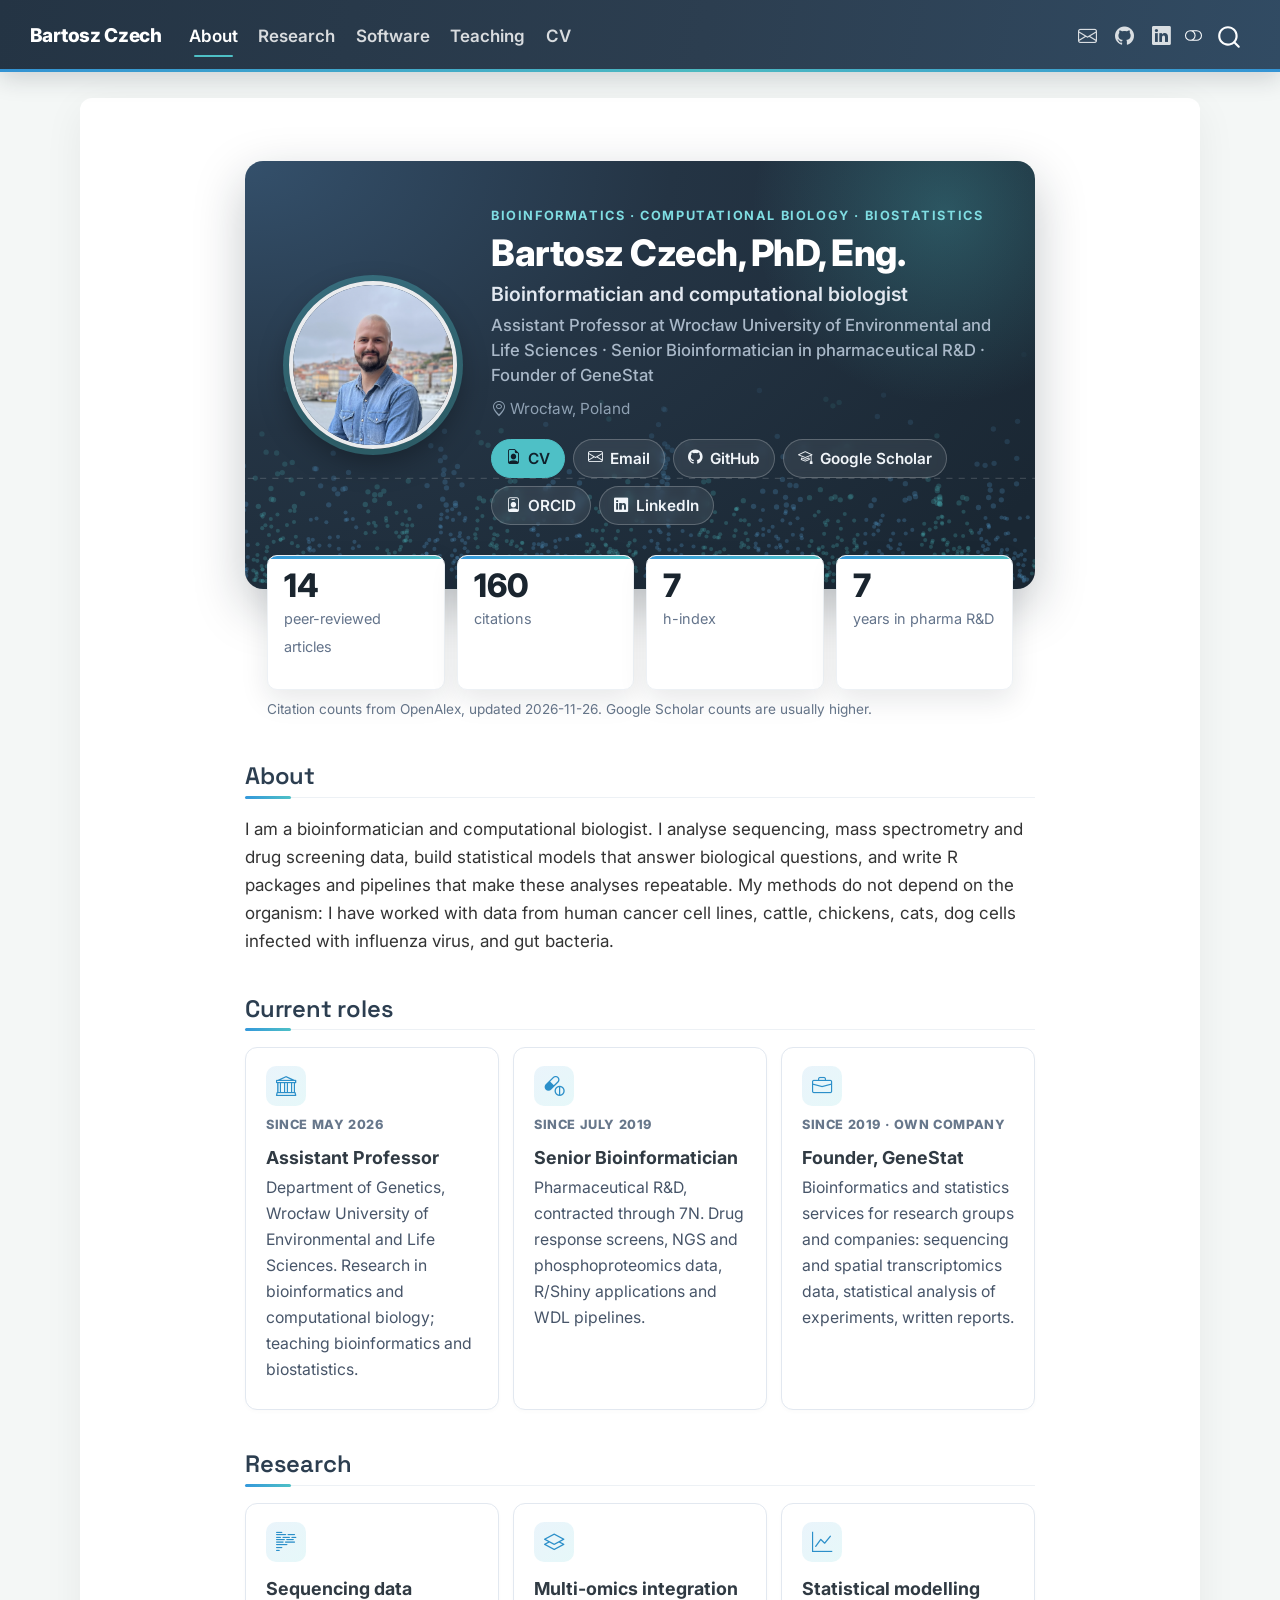
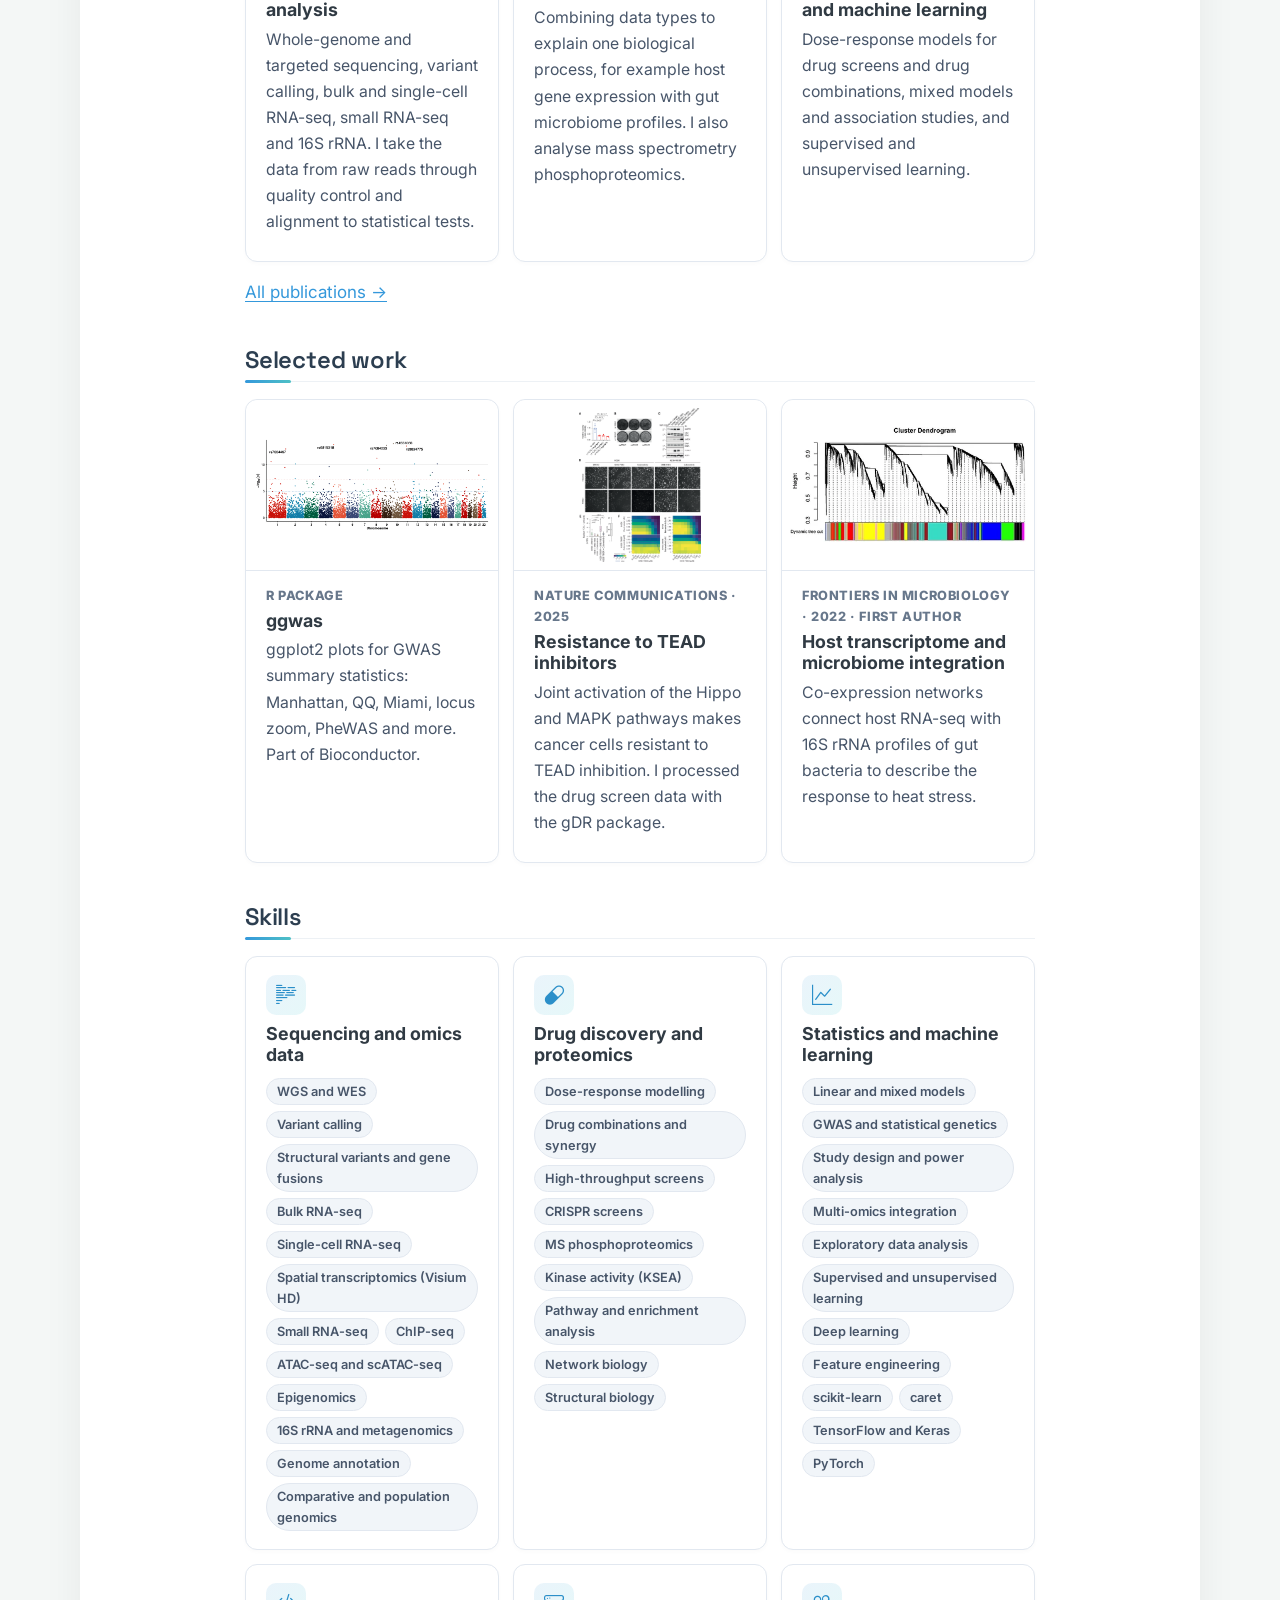
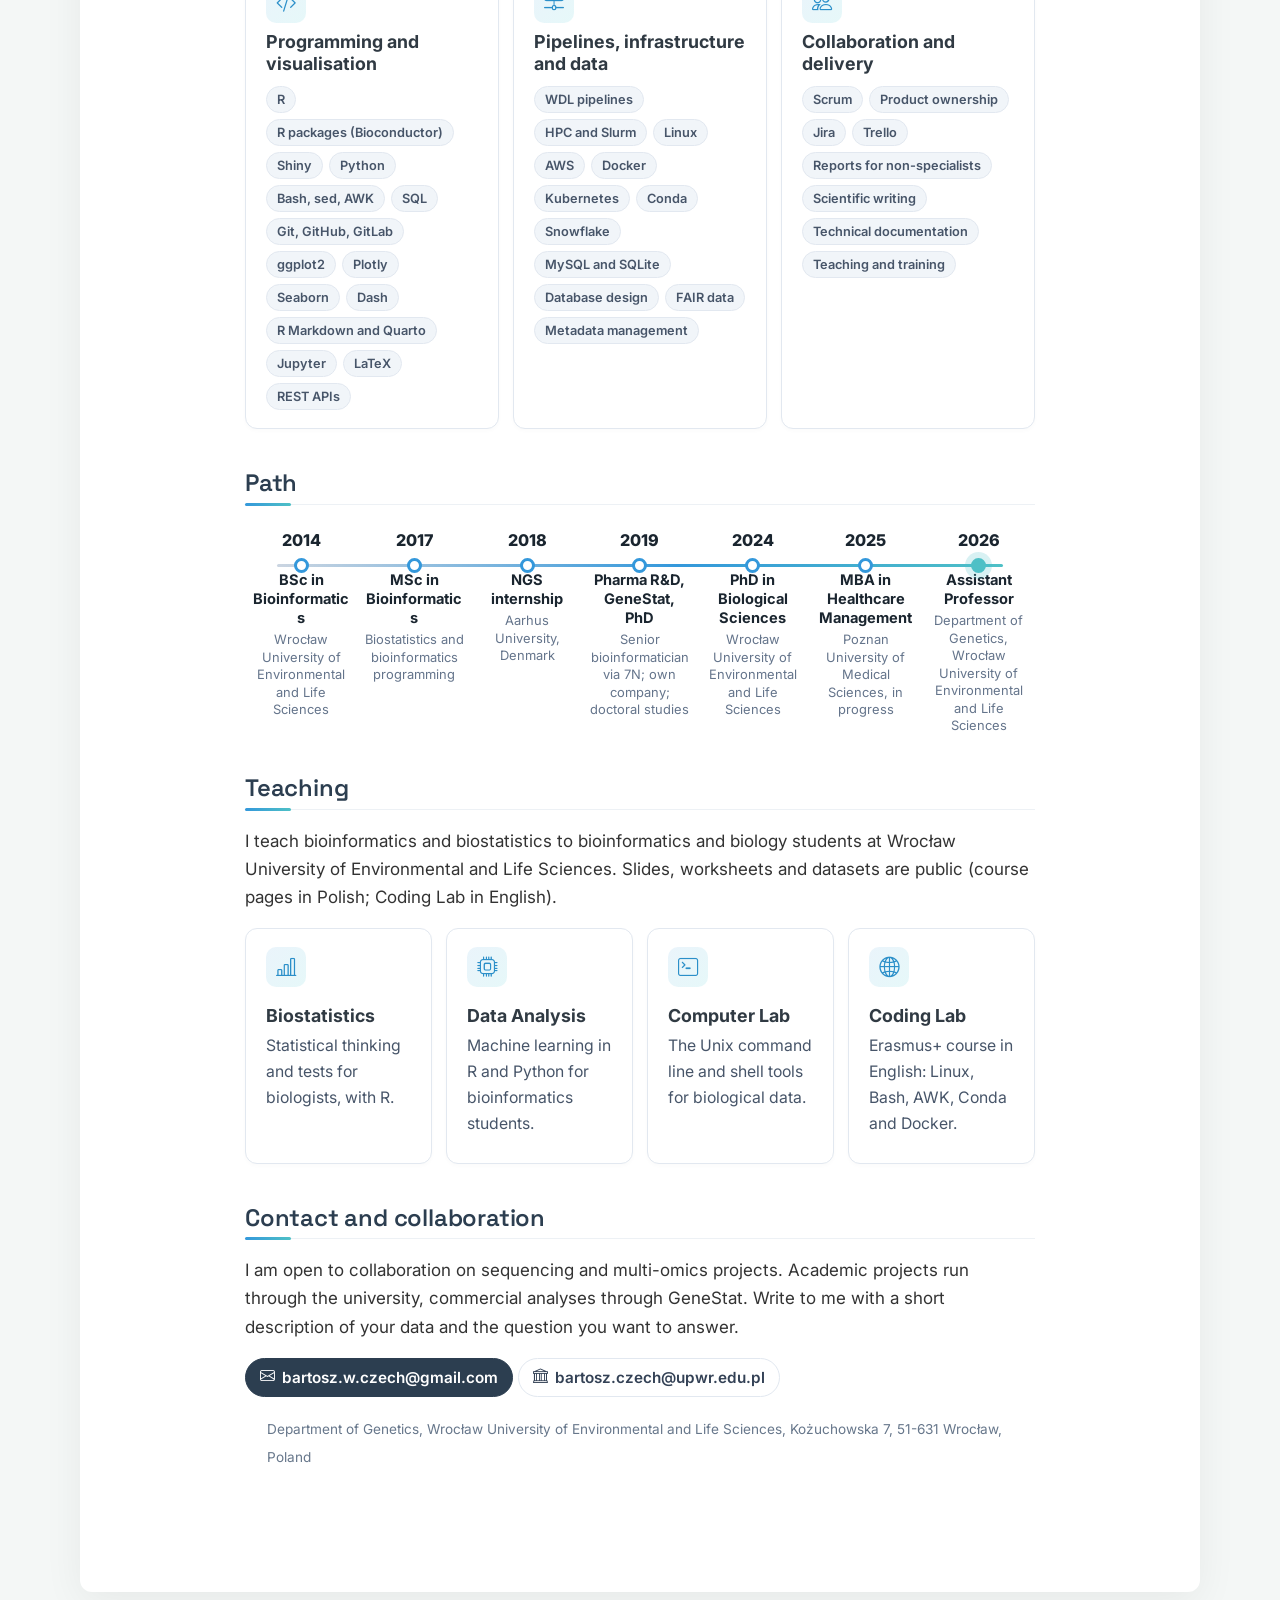
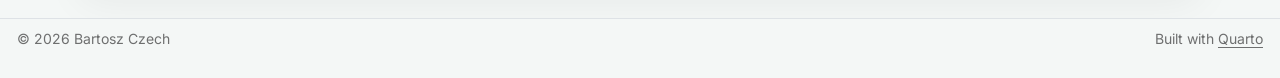
<file: index.html>
<!DOCTYPE html>
<html xmlns="http://www.w3.org/1999/xhtml" lang="en" xml:lang="en"><head>

<meta charset="utf-8">
<meta name="generator" content="quarto-1.10.18">

<meta name="viewport" content="width=device-width, initial-scale=1.0, user-scalable=yes">


<title>Bartosz Czech, PhD, Eng. – Bartosz Czech</title>
<style>
/* Default styles provided by pandoc.
** See https://pandoc.org/MANUAL.html#variables-for-html for config info.
*/
span.smallcaps{font-variant: small-caps;}
div.columns{display: flex; gap: 1.5em;}
div.column{flex: auto;}
@media screen {
div.columns{gap: min(4vw, 1.5em);}
div.column{overflow-x: auto;}
}
div.hanging-indent{margin-left: 1.5em; text-indent: -1.5em;}
ul.task-list{list-style: none;}
ul.task-list li input[type="checkbox"] {
  width: 0.8em;
  margin: 0 0.8em 0.2em -1em; /* quarto-specific, see https://github.com/quarto-dev/quarto-cli/issues/4556 */ 
  vertical-align: middle;
}
</style>


<script src="site_libs/quarto-nav/quarto-nav.js"></script>
<script src="site_libs/clipboard/clipboard.min.js"></script>
<script src="site_libs/quarto-search/autocomplete.umd.js"></script>
<script src="site_libs/quarto-search/fuse.min.js"></script>
<script src="site_libs/quarto-search/quarto-search.js"></script>
<meta name="quarto:offset" content="./">
<link href="./img/favicon-dna.svg" rel="icon" type="image/svg+xml">
<script src="site_libs/quarto-html/quarto.js" type="module"></script>
<script src="site_libs/quarto-html/tabsets/tabsets.js" type="module"></script>
<script src="site_libs/quarto-html/popper.min.js"></script>
<script src="site_libs/quarto-html/tippy.umd.min.js"></script>
<link href="site_libs/quarto-html/tippy.css" rel="stylesheet">
<link href="site_libs/quarto-html/quarto-syntax-highlighting-bb62276ab45c84d9efd712f51ff97b5a.css" rel="stylesheet" class="quarto-color-scheme" id="quarto-text-highlighting-styles">
<link href="site_libs/quarto-html/quarto-syntax-highlighting-dark-5a1953863e1f72ef3b996ef827f01ca7.css" rel="stylesheet" class="quarto-color-scheme quarto-color-alternate" id="quarto-text-highlighting-styles">
<link href="site_libs/quarto-html/quarto-syntax-highlighting-bb62276ab45c84d9efd712f51ff97b5a.css" rel="stylesheet" class="quarto-color-scheme-extra" id="quarto-text-highlighting-styles">
<script src="site_libs/bootstrap/bootstrap.min.js"></script>
<link href="site_libs/bootstrap/bootstrap-icons.css" rel="stylesheet">
<link href="site_libs/bootstrap/bootstrap-807a3ef7420e693b71a159b39d98cae9.min.css" rel="stylesheet" append-hash="true" class="quarto-color-scheme" id="quarto-bootstrap" data-mode="light">
<link href="site_libs/bootstrap/bootstrap-dark-ee02cde33f7a20b19ac4eed3c03a6296.min.css" rel="stylesheet" append-hash="true" class="quarto-color-scheme quarto-color-alternate" id="quarto-bootstrap" data-mode="dark">
<link href="site_libs/bootstrap/bootstrap-807a3ef7420e693b71a159b39d98cae9.min.css" rel="stylesheet" append-hash="true" class="quarto-color-scheme-extra" id="quarto-bootstrap" data-mode="light">
<script id="quarto-search-options" type="application/json">{
  "location": "navbar",
  "copy-button": false,
  "collapse-after": 3,
  "panel-placement": "end",
  "type": "overlay",
  "limit": 50,
  "keyboard-shortcut": [
    "f",
    "/",
    "s"
  ],
  "show-item-context": false,
  "language": {
    "search-no-results-text": "No results",
    "search-matching-documents-text": "matching documents",
    "search-copy-link-title": "Copy link to search",
    "search-hide-matches-text": "Hide additional matches",
    "search-more-match-text": "more match in this document",
    "search-more-matches-text": "more matches in this document",
    "search-clear-button-title": "Clear",
    "search-text-placeholder": "",
    "search-detached-cancel-button-title": "Cancel",
    "search-submit-button-title": "Submit",
    "search-label": "Search"
  }
}</script>
<style>html{ scroll-behavior: smooth; }</style>
<script type="application/ld+json">
{
  "@context": "https://schema.org",
  "@type": "Person",
  "name": "Bartosz Czech",
  "honorificSuffix": "PhD, Eng.",
  "jobTitle": "Assistant Professor",
  "description": "Bioinformatician and computational biologist.",
  "url": "https://bczech.github.io/",
  "image": "https://bczech.github.io/img/photo.png",
  "email": "mailto:bartosz.w.czech@gmail.com",
  "worksFor": {
    "@type": "CollegeOrUniversity",
    "name": "Wrocław University of Environmental and Life Sciences",
    "department": { "@type": "Organization", "name": "Department of Genetics" }
  },
  "knowsAbout": ["Bioinformatics", "Computational biology", "Biostatistics", "Genomics", "Multi-omics", "Drug response modelling"],
  "sameAs": [
    "https://orcid.org/0000-0002-9908-3007",
    "https://scholar.google.com/citations?user=JYaz528AAAAJ",
    "https://github.com/bczech",
    "https://www.linkedin.com/in/bczech"
  ]
}
</script>
<link rel="apple-touch-icon" href="./img/apple-touch-icon-dna.png">


<meta property="og:title" content="Bartosz Czech, PhD, Eng.">
<meta property="og:description" content="Bartosz Czech, PhD, Eng. Bioinformatician and computational biologist at Wrocław University of Environmental and Life Sciences.">
<meta property="og:image" content="https://bczech.github.io/img/og-card.png">
<meta property="og:site_name" content="Bartosz Czech">
<meta property="og:image:height" content="630">
<meta property="og:image:width" content="1200">
<meta name="twitter:title" content="Bartosz Czech, PhD, Eng.">
<meta name="twitter:description" content="Bartosz Czech, PhD, Eng. Bioinformatician and computational biologist at Wrocław University of Environmental and Life Sciences.">
<meta name="twitter:image" content="https://bczech.github.io/img/og-card.png">
<meta name="twitter:card" content="summary_large_image">
<meta name="twitter:image-height" content="630">
<meta name="twitter:image-width" content="1200">
</head>

<body class="nav-fixed fullcontent quarto-light"><script id="quarto-html-before-body" type="application/javascript">
    const toggleBodyColorMode = (bsSheetEl) => {
      const mode = bsSheetEl.getAttribute("data-mode");
      const bodyEl = window.document.querySelector("body");
      if (mode === "dark") {
        bodyEl.classList.add("quarto-dark");
        bodyEl.classList.remove("quarto-light");
      } else {
        bodyEl.classList.add("quarto-light");
        bodyEl.classList.remove("quarto-dark");
      }
    }
    const toggleBodyColorPrimary = () => {
      const bsSheetEl = window.document.querySelector("link#quarto-bootstrap:not([rel=disabled-stylesheet])");
      if (bsSheetEl) {
        toggleBodyColorMode(bsSheetEl);
      }
    }
    const setColorSchemeToggle = (alternate) => {
      const toggles = window.document.querySelectorAll('.quarto-color-scheme-toggle');
      for (let i=0; i < toggles.length; i++) {
        const toggle = toggles[i];
        if (toggle) {
          if (alternate) {
            toggle.classList.add("alternate");
          } else {
            toggle.classList.remove("alternate");
          }
        }
      }
    };
    const toggleColorMode = (alternate) => {
      // Switch the stylesheets
      const primaryStylesheets = window.document.querySelectorAll('link.quarto-color-scheme:not(.quarto-color-alternate)');
      const alternateStylesheets = window.document.querySelectorAll('link.quarto-color-scheme.quarto-color-alternate');
      manageTransitions('#quarto-margin-sidebar .nav-link', false);
      if (alternate) {
        // note: dark is layered on light, we don't disable primary!
        enableStylesheet(alternateStylesheets);
        for (const sheetNode of alternateStylesheets) {
          if (sheetNode.id === "quarto-bootstrap") {
            toggleBodyColorMode(sheetNode);
          }
        }
      } else {
        disableStylesheet(alternateStylesheets);
        enableStylesheet(primaryStylesheets)
        toggleBodyColorPrimary();
      }
      manageTransitions('#quarto-margin-sidebar .nav-link', true);
      // Switch the toggles
      setColorSchemeToggle(alternate)
      // Hack to workaround the fact that safari doesn't
      // properly recolor the scrollbar when toggling (#1455)
      if (navigator.userAgent.indexOf('Safari') > 0 && navigator.userAgent.indexOf('Chrome') == -1) {
        manageTransitions("body", false);
        window.scrollTo(0, 1);
        setTimeout(() => {
          window.scrollTo(0, 0);
          manageTransitions("body", true);
        }, 40);
      }
    }
    const disableStylesheet = (stylesheets) => {
      for (let i=0; i < stylesheets.length; i++) {
        const stylesheet = stylesheets[i];
        stylesheet.rel = 'disabled-stylesheet';
      }
    }
    const enableStylesheet = (stylesheets) => {
      for (let i=0; i < stylesheets.length; i++) {
        const stylesheet = stylesheets[i];
        if(stylesheet.rel !== 'stylesheet') { // for Chrome, which will still FOUC without this check
          stylesheet.rel = 'stylesheet';
        }
      }
    }
    const manageTransitions = (selector, allowTransitions) => {
      const els = window.document.querySelectorAll(selector);
      for (let i=0; i < els.length; i++) {
        const el = els[i];
        if (allowTransitions) {
          el.classList.remove('notransition');
        } else {
          el.classList.add('notransition');
        }
      }
    }
    const isFileUrl = () => {
      return window.location.protocol === 'file:';
    }
    const hasAlternateSentinel = () => {
      let styleSentinel = getColorSchemeSentinel();
      if (styleSentinel !== null) {
        return styleSentinel === "alternate";
      } else {
        return false;
      }
    }
    const setStyleSentinel = (alternate) => {
      const value = alternate ? "alternate" : "default";
      if (!isFileUrl()) {
        window.localStorage.setItem("quarto-color-scheme", value);
      } else {
        localAlternateSentinel = value;
      }
    }
    const getColorSchemeSentinel = () => {
      if (!isFileUrl()) {
        const storageValue = window.localStorage.getItem("quarto-color-scheme");
        return storageValue != null ? storageValue : localAlternateSentinel;
      } else {
        return localAlternateSentinel;
      }
    }
    const toggleGiscusIfUsed = (isAlternate, darkModeDefault) => {
      const baseTheme = document.querySelector('#giscus-base-theme')?.value ?? 'light';
      const alternateTheme = document.querySelector('#giscus-alt-theme')?.value ?? 'dark';
      let newTheme = '';
      if(authorPrefersDark) {
        newTheme = isAlternate ? baseTheme : alternateTheme;
      } else {
        newTheme = isAlternate ? alternateTheme : baseTheme;
      }
      const changeGiscusTheme = () => {
        // From: https://github.com/giscus/giscus/issues/336
        const sendMessage = (message) => {
          const iframe = document.querySelector('iframe.giscus-frame');
          if (!iframe) return;
          iframe.contentWindow.postMessage({ giscus: message }, 'https://giscus.app');
        }
        sendMessage({
          setConfig: {
            theme: newTheme
          }
        });
      }
      const isGiscussLoaded = window.document.querySelector('iframe.giscus-frame') !== null;
      if (isGiscussLoaded) {
        changeGiscusTheme();
      }
    };
    const authorPrefersDark = false;
    const queryPrefersDark = window.matchMedia('(prefers-color-scheme: dark)');
    const darkModeDefault = queryPrefersDark.matches;
      document.querySelector('link#quarto-text-highlighting-styles.quarto-color-scheme-extra').rel = 'disabled-stylesheet';
      document.querySelector('link#quarto-bootstrap.quarto-color-scheme-extra').rel = 'disabled-stylesheet';
    let localAlternateSentinel = darkModeDefault ? 'alternate' : 'default';
    // Dark / light mode switch
    window.quartoToggleColorScheme = () => {
      // Read the current dark / light value
      let toAlternate = !hasAlternateSentinel();
      toggleColorMode(toAlternate);
      setStyleSentinel(toAlternate);
      toggleGiscusIfUsed(toAlternate, darkModeDefault);
      window.dispatchEvent(new Event('resize'));
    };
    queryPrefersDark.addEventListener("change", e => {
      if(window.localStorage.getItem("quarto-color-scheme") !== null)
        return;
      const alternate = e.matches
      toggleColorMode(alternate);
      localAlternateSentinel = e.matches ? 'alternate' : 'default'; // this is used alongside local storage!
      toggleGiscusIfUsed(alternate, darkModeDefault);
    });
    // Switch to dark mode if need be
    if (hasAlternateSentinel()) {
      toggleColorMode(true);
    } else {
      toggleColorMode(false);
    }
  </script>

<div id="quarto-search-results"></div>
  <header id="quarto-header" class="headroom fixed-top">
    <nav class="navbar navbar-expand-lg " data-bs-theme="dark">
      <div class="navbar-container container-fluid">
      <div class="navbar-brand-container mx-auto">
    <a class="navbar-brand" href="./index.html">
    <span class="navbar-title">Bartosz Czech</span>
    </a>
  </div>
            <div id="quarto-search" class="" title="Search"></div>
          <button class="navbar-toggler" type="button" data-bs-toggle="collapse" data-bs-target="#navbarCollapse" aria-controls="navbarCollapse" role="menu" aria-expanded="false" aria-label="Toggle navigation" onclick="if (window.quartoToggleHeadroom) { window.quartoToggleHeadroom(); }">
  <span class="navbar-toggler-icon"></span>
</button>
          <div class="collapse navbar-collapse" id="navbarCollapse">
            <ul class="navbar-nav navbar-nav-scroll me-auto">
  <li class="nav-item">
    <a class="nav-link active" href="./index.html" aria-current="page"> 
<span class="menu-text">About</span></a>
  </li>  
  <li class="nav-item">
    <a class="nav-link" href="./research.html"> 
<span class="menu-text">Research</span></a>
  </li>  
  <li class="nav-item">
    <a class="nav-link" href="./software.html"> 
<span class="menu-text">Software</span></a>
  </li>  
  <li class="nav-item">
    <a class="nav-link" href="https://bczech.github.io/teaching/"> 
<span class="menu-text">Teaching</span></a>
  </li>  
  <li class="nav-item">
    <a class="nav-link" href="./cv.html"> 
<span class="menu-text">CV</span></a>
  </li>  
</ul>
            <ul class="navbar-nav navbar-nav-scroll ms-auto">
  <li class="nav-item compact">
    <a class="nav-link" href="mailto:bartosz.w.czech@gmail.com"> <i class="bi bi-envelope" role="img" aria-label="Email">
</i> 
<span class="menu-text"></span></a>
  </li>  
  <li class="nav-item compact">
    <a class="nav-link" href="https://github.com/bczech"> <i class="bi bi-github" role="img" aria-label="GitHub">
</i> 
<span class="menu-text"></span></a>
  </li>  
  <li class="nav-item compact">
    <a class="nav-link" href="https://www.linkedin.com/in/bczech"> <i class="bi bi-linkedin" role="img" aria-label="LinkedIn">
</i> 
<span class="menu-text"></span></a>
  </li>  
</ul>
          </div> <!-- /navcollapse -->
            <div class="quarto-navbar-tools">
  <a href="" class="quarto-color-scheme-toggle quarto-navigation-tool  px-1" onclick="window.quartoToggleColorScheme(); return false;" title="Toggle dark mode"><i class="bi"></i></a>
</div>
      </div> <!-- /container-fluid -->
    </nav>
</header>
<!-- content -->
<div id="quarto-content" class="quarto-container page-columns page-rows-contents page-layout-article page-navbar">
<!-- sidebar -->
<!-- margin-sidebar -->
    
<!-- main -->
<main class="content" id="quarto-document-content"><header id="title-block-header" class="quarto-title-block"></header>





<section class="pf-hero2">
  <div class="pf-hero2-art" aria-hidden="true"></div>
  <div class="pf-hero2-inner">
    <img class="pf-photo" src="img/photo.png" alt="Bartosz Czech">
    <div class="pf-hero2-text">
      <p class="pf-eyebrow">Bioinformatics · Computational biology · Biostatistics</p>
      <h1 class="pf-name">Bartosz Czech, PhD, Eng.</h1>
      <p class="pf-role">Bioinformatician and computational biologist</p>
      <p class="pf-role-2">Assistant Professor at Wrocław University of Environmental and Life Sciences · Senior Bioinformatician in pharmaceutical R&amp;D · Founder of GeneStat</p>
      <p class="pf-loc"><i class="bi bi-geo-alt"></i> Wrocław, Poland</p>
      <div class="pf-links">
        <a class="pf-btn pf-primary" href="cv.html"><i class="bi bi-file-earmark-person"></i> CV</a>
        <a class="pf-btn" href="mailto:bartosz.w.czech@gmail.com"><i class="bi bi-envelope"></i> Email</a>
        <a class="pf-btn" href="https://github.com/bczech"><i class="bi bi-github"></i> GitHub</a>
        <a class="pf-btn" href="https://scholar.google.com/citations?user=JYaz528AAAAJ&amp;hl=en"><i class="bi bi-mortarboard"></i> Google Scholar</a>
        <a class="pf-btn" href="https://orcid.org/0000-0002-9908-3007"><i class="bi bi-person-badge"></i> ORCID</a>
        <a class="pf-btn" href="https://www.linkedin.com/in/bczech"><i class="bi bi-linkedin"></i> LinkedIn</a>
      </div>
    </div>
  </div>
</section>
<div class="pf-stats">
<div class="pf-stat">
<p><strong>14</strong> <span>peer-reviewed articles</span></p>
</div>
<div class="pf-stat">
<p><strong>160</strong> <span>citations</span></p>
</div>
<div class="pf-stat">
<p><strong>7</strong> <span>h-index</span></p>
</div>
<div class="pf-stat">
<p><strong>7</strong> <span>years in pharma R&amp;D</span></p>
</div>
</div>
<p><span class="pf-note">Citation counts from OpenAlex, updated 2026-11-26. Google Scholar counts are usually higher.</span></p>
<section id="about" class="level2">
<h2 data-anchor-id="about">About</h2>
<p>I am a bioinformatician and computational biologist. I analyse sequencing, mass spectrometry and drug screening data, build statistical models that answer biological questions, and write R packages and pipelines that make these analyses repeatable. My methods do not depend on the organism: I have worked with data from human cancer cell lines, cattle, chickens, cats, dog cells infected with influenza virus, and gut bacteria.</p>
</section>
<section id="current-roles" class="level2">
<h2 data-anchor-id="current-roles">Current roles</h2>
<div class="pf-grid">
<div class="pf-card">
<p><span class="pf-card-ic"><i class="bi bi-bank"></i></span> <span class="pf-kicker">Since May 2026</span></p>
<section id="assistant-professor" class="level3">
<h3 data-anchor-id="assistant-professor">Assistant Professor</h3>
<p>Department of Genetics, Wrocław University of Environmental and Life Sciences. Research in bioinformatics and computational biology; teaching bioinformatics and biostatistics.</p>
</section>
</div>
<div class="pf-card">
<p><span class="pf-card-ic"><i class="bi bi-capsule-pill"></i></span> <span class="pf-kicker">Since July 2019</span></p>
<section id="senior-bioinformatician" class="level3">
<h3 data-anchor-id="senior-bioinformatician">Senior Bioinformatician</h3>
<p>Pharmaceutical R&amp;D, contracted through 7N. Drug response screens, NGS and phosphoproteomics data, R/Shiny applications and WDL pipelines.</p>
</section>
</div>
<div class="pf-card">
<p><span class="pf-card-ic"><i class="bi bi-briefcase"></i></span> <span class="pf-kicker">Since 2019 · own company</span></p>
<section id="founder-genestat" class="level3">
<h3 data-anchor-id="founder-genestat">Founder, GeneStat</h3>
<p>Bioinformatics and statistics services for research groups and companies: sequencing and spatial transcriptomics data, statistical analysis of experiments, written reports.</p>
</section>
</div>
</div>
</section>
<section id="research" class="level2">
<h2 data-anchor-id="research">Research</h2>
<div class="pf-grid">
<div class="pf-card">
<p><span class="pf-card-ic"><i class="bi bi-body-text"></i></span></p>
<section id="sequencing-data-analysis" class="level3">
<h3 data-anchor-id="sequencing-data-analysis">Sequencing data analysis</h3>
<p>Whole-genome and targeted sequencing, variant calling, bulk and single-cell RNA-seq, small RNA-seq and 16S rRNA. I take the data from raw reads through quality control and alignment to statistical tests.</p>
</section>
</div>
<div class="pf-card">
<p><span class="pf-card-ic"><i class="bi bi-layers"></i></span></p>
<section id="multi-omics-integration" class="level3">
<h3 data-anchor-id="multi-omics-integration">Multi-omics integration</h3>
<p>Combining data types to explain one biological process, for example host gene expression with gut microbiome profiles. I also analyse mass spectrometry phosphoproteomics.</p>
</section>
</div>
<div class="pf-card">
<p><span class="pf-card-ic"><i class="bi bi-graph-up"></i></span></p>
<section id="statistical-modelling-and-machine-learning" class="level3">
<h3 data-anchor-id="statistical-modelling-and-machine-learning">Statistical modelling and machine learning</h3>
<p>Dose-response models for drug screens and drug combinations, mixed models and association studies, and supervised and unsupervised learning.</p>
</section>
</div>
</div>
<p><a href="./research.html">All publications →</a></p>
</section>
<section id="selected-work" class="level2">
<h2 data-anchor-id="selected-work">Selected work</h2>
<div class="pf-grid">
  <a class="pf-card" href="software.html">
    <div class="pf-card-img"><img src="img/ggwas/example_manhattan.png" alt="Manhattan plot made with ggwas"></div>
    <div class="pf-kicker">R package</div>
    <h3>ggwas</h3>
    <p>ggplot2 plots for GWAS summary statistics: Manhattan, QQ, Miami, locus zoom, PheWAS and more. Part of Bioconductor.</p>
  </a>
  <a class="pf-card" href="https://doi.org/10.1038/s41467-025-56634-y">
    <div class="pf-card-img"><img src="img/pubs/img1.png" alt="Figure from Paul et al. 2025"></div>
    <div class="pf-kicker">Nature Communications · 2025</div>
    <h3>Resistance to TEAD inhibitors</h3>
    <p>Joint activation of the Hippo and MAPK pathways makes cancer cells resistant to TEAD inhibition. I processed the drug screen data with the gDR package.</p>
  </a>
  <a class="pf-card" href="https://doi.org/10.3389/fmicb.2022.998093">
    <div class="pf-card-img"><img src="img/pubs/img6.webp" alt="Figure from Czech et al. 2022"></div>
    <div class="pf-kicker">Frontiers in Microbiology · 2022 · first author</div>
    <h3>Host transcriptome and microbiome integration</h3>
    <p>Co-expression networks connect host RNA-seq with 16S rRNA profiles of gut bacteria to describe the response to heat stress.</p>
  </a>
</div>
</section>
<section id="skills" class="level2">
<h2 data-anchor-id="skills">Skills</h2>
<div class="pf-grid pf-skills">
<div class="pf-card"><span class="pf-card-ic"><i class="bi bi-body-text"></i></span><h3>Sequencing and omics data</h3><div class="pf-tags"><span class="pf-tag">WGS and WES</span><span class="pf-tag">Variant calling</span><span class="pf-tag">Structural variants and gene fusions</span><span class="pf-tag">Bulk RNA-seq</span><span class="pf-tag">Single-cell RNA-seq</span><span class="pf-tag">Spatial transcriptomics (Visium HD)</span><span class="pf-tag">Small RNA-seq</span><span class="pf-tag">ChIP-seq</span><span class="pf-tag">ATAC-seq and scATAC-seq</span><span class="pf-tag">Epigenomics</span><span class="pf-tag">16S rRNA and metagenomics</span><span class="pf-tag">Genome annotation</span><span class="pf-tag">Comparative and population genomics</span></div></div>
<div class="pf-card"><span class="pf-card-ic"><i class="bi bi-capsule"></i></span><h3>Drug discovery and proteomics</h3><div class="pf-tags"><span class="pf-tag">Dose-response modelling</span><span class="pf-tag">Drug combinations and synergy</span><span class="pf-tag">High-throughput screens</span><span class="pf-tag">CRISPR screens</span><span class="pf-tag">MS phosphoproteomics</span><span class="pf-tag">Kinase activity (KSEA)</span><span class="pf-tag">Pathway and enrichment analysis</span><span class="pf-tag">Network biology</span><span class="pf-tag">Structural biology</span></div></div>
<div class="pf-card"><span class="pf-card-ic"><i class="bi bi-graph-up"></i></span><h3>Statistics and machine learning</h3><div class="pf-tags"><span class="pf-tag">Linear and mixed models</span><span class="pf-tag">GWAS and statistical genetics</span><span class="pf-tag">Study design and power analysis</span><span class="pf-tag">Multi-omics integration</span><span class="pf-tag">Exploratory data analysis</span><span class="pf-tag">Supervised and unsupervised learning</span><span class="pf-tag">Deep learning</span><span class="pf-tag">Feature engineering</span><span class="pf-tag">scikit-learn</span><span class="pf-tag">caret</span><span class="pf-tag">TensorFlow and Keras</span><span class="pf-tag">PyTorch</span></div></div>
<div class="pf-card"><span class="pf-card-ic"><i class="bi bi-code-slash"></i></span><h3>Programming and visualisation</h3><div class="pf-tags"><span class="pf-tag">R</span><span class="pf-tag">R packages (Bioconductor)</span><span class="pf-tag">Shiny</span><span class="pf-tag">Python</span><span class="pf-tag">Bash, sed, AWK</span><span class="pf-tag">SQL</span><span class="pf-tag">Git, GitHub, GitLab</span><span class="pf-tag">ggplot2</span><span class="pf-tag">Plotly</span><span class="pf-tag">Seaborn</span><span class="pf-tag">Dash</span><span class="pf-tag">R Markdown and Quarto</span><span class="pf-tag">Jupyter</span><span class="pf-tag">LaTeX</span><span class="pf-tag">REST APIs</span></div></div>
<div class="pf-card"><span class="pf-card-ic"><i class="bi bi-hdd-network"></i></span><h3>Pipelines, infrastructure and data</h3><div class="pf-tags"><span class="pf-tag">WDL pipelines</span><span class="pf-tag">HPC and Slurm</span><span class="pf-tag">Linux</span><span class="pf-tag">AWS</span><span class="pf-tag">Docker</span><span class="pf-tag">Kubernetes</span><span class="pf-tag">Conda</span><span class="pf-tag">Snowflake</span><span class="pf-tag">MySQL and SQLite</span><span class="pf-tag">Database design</span><span class="pf-tag">FAIR data</span><span class="pf-tag">Metadata management</span></div></div>
<div class="pf-card"><span class="pf-card-ic"><i class="bi bi-people"></i></span><h3>Collaboration and delivery</h3><div class="pf-tags"><span class="pf-tag">Scrum</span><span class="pf-tag">Product ownership</span><span class="pf-tag">Jira</span><span class="pf-tag">Trello</span><span class="pf-tag">Reports for non-specialists</span><span class="pf-tag">Scientific writing</span><span class="pf-tag">Technical documentation</span><span class="pf-tag">Teaching and training</span></div></div>
</div>
</section>
<section id="path" class="level2">
<h2 data-anchor-id="path">Path</h2>
<ol class="pf-tl">
  <li><span class="pf-tl-year">2014</span><b>BSc in Bioinformatics</b><span>Wrocław University of Environmental and Life Sciences</span></li>
  <li><span class="pf-tl-year">2017</span><b>MSc in Bioinformatics</b><span>Biostatistics and bioinformatics programming</span></li>
  <li><span class="pf-tl-year">2018</span><b>NGS internship</b><span>Aarhus University, Denmark</span></li>
  <li><span class="pf-tl-year">2019</span><b>Pharma R&amp;D, GeneStat, PhD</b><span>Senior bioinformatician via 7N; own company; doctoral studies</span></li>
  <li><span class="pf-tl-year">2024</span><b>PhD in Biological Sciences</b><span>Wrocław University of Environmental and Life Sciences</span></li>
  <li><span class="pf-tl-year">2025</span><b>MBA in Healthcare Management</b><span>Poznan University of Medical Sciences, in progress</span></li>
  <li class="pf-tl-now"><span class="pf-tl-year">2026</span><b>Assistant Professor</b><span>Department of Genetics, Wrocław University of Environmental and Life Sciences</span></li>
</ol>
</section>
<section id="teaching" class="level2">
<h2 data-anchor-id="teaching">Teaching</h2>
<p>I teach bioinformatics and biostatistics to bioinformatics and biology students at Wrocław University of Environmental and Life Sciences. Slides, worksheets and datasets are public (course pages in Polish; Coding Lab in English).</p>
<div class="pf-grid pf-grid-4">
  <a class="pf-card" href="https://bczech.github.io/teaching/kursy/biostatystyka.html">
    <span class="pf-card-ic"><i class="bi bi-bar-chart-line"></i></span>
    <h3>Biostatistics</h3><p>Statistical thinking and tests for biologists, with R.</p>
  </a>
  <a class="pf-card" href="https://bczech.github.io/teaching/kursy/analiza-danych.html">
    <span class="pf-card-ic"><i class="bi bi-cpu"></i></span>
    <h3>Data Analysis</h3><p>Machine learning in R and Python for bioinformatics students.</p>
  </a>
  <a class="pf-card" href="https://bczech.github.io/teaching/kursy/pracownia-informatyczna.html">
    <span class="pf-card-ic"><i class="bi bi-terminal"></i></span>
    <h3>Computer Lab</h3><p>The Unix command line and shell tools for biological data.</p>
  </a>
  <a class="pf-card" href="https://bczech.github.io/teaching/kursy/coding-lab.html">
    <span class="pf-card-ic"><i class="bi bi-globe2"></i></span>
    <h3>Coding Lab</h3><p>Erasmus+ course in English: Linux, Bash, AWK, Conda and Docker.</p>
  </a>
</div>
</section>
<section id="contact-and-collaboration" class="level2">
<h2 data-anchor-id="contact-and-collaboration">Contact and collaboration</h2>
<p>I am open to collaboration on sequencing and multi-omics projects. Academic projects run through the university, commercial analyses through GeneStat. Write to me with a short description of your data and the question you want to answer.</p>
<div class="pf-links">
<p><a href="mailto:bartosz.w.czech@gmail.com" class="pf-btn pf-primary"><i class="bi bi-envelope"></i> bartosz.w.czech@gmail.com</a> <a href="mailto:bartosz.czech@upwr.edu.pl" class="pf-btn"><i class="bi bi-bank"></i> bartosz.czech@upwr.edu.pl</a></p>
</div>
<p><span class="pf-note">Department of Genetics, Wrocław University of Environmental and Life Sciences, Kożuchowska 7, 51-631 Wrocław, Poland</span></p>


</section>

</main> <!-- /main -->
<script>
// Chart tooltips (Research page). Independent of the motion setting; values are also in the table.
(function () {
  var hits = document.querySelectorAll(".pf-chart .pf-hit");
  if (!hits.length) return;
  var tip = document.createElement("div");
  tip.className = "pf-tip";
  tip.setAttribute("role", "status");
  document.body.appendChild(tip);
  function show(el, x, y) {
    tip.textContent = el.getAttribute("data-tip"); // textContent: never parse as HTML
    tip.style.left = (x + 12) + "px";
    tip.style.top = (y - 36) + "px";
    tip.classList.add("pf-show");
  }
  function hide() { tip.classList.remove("pf-show"); }
  hits.forEach(function (el) {
    var t = el.querySelector("title");
    if (t) t.remove(); // avoid a second, native tooltip on top of ours
    el.addEventListener("pointermove", function (e) { show(el, e.clientX, e.clientY); });
    el.addEventListener("pointerleave", hide);
    el.addEventListener("focus", function () {
      var r = el.getBoundingClientRect();
      show(el, r.left + r.width / 2, r.top + 20);
    });
    el.addEventListener("blur", hide);
  });
})();
</script>
<script>
// Co-author network: while a dot is hovered or focused, keep its links and neighbours bright.
(function () {
  var svg = document.querySelector(".pf-net-svg");
  if (!svg) return;
  var box = svg.parentElement; // on phones the graph scrolls sideways: start at the centre ("me")
  if (box.scrollWidth > box.clientWidth) box.scrollLeft = (box.scrollWidth - box.clientWidth) / 2;
  var edges = svg.querySelectorAll(".pf-net-edge, .pf-net-spoke");
  function on(node) {
    var i = node.getAttribute("data-i");
    var nb = (node.getAttribute("data-n") || "").split(" ").filter(Boolean);
    svg.classList.add("pf-net-focus");
    node.classList.add("pf-on");
    nb.forEach(function (j) {
      var m = svg.querySelector('.pf-net-node[data-i="' + j + '"]');
      if (m) m.classList.add("pf-on");
    });
    edges.forEach(function (e) {
      if (e.getAttribute("data-a") === i || e.getAttribute("data-b") === i) e.classList.add("pf-on");
    });
  }
  function off() {
    svg.classList.remove("pf-net-focus");
    svg.querySelectorAll(".pf-on").forEach(function (e) { e.classList.remove("pf-on"); });
  }
  svg.querySelectorAll(".pf-net-node").forEach(function (node) {
    var hit = node.querySelector(".pf-hit");
    hit.addEventListener("pointerenter", function () { on(node); });
    hit.addEventListener("pointerleave", off);
    hit.addEventListener("focus", function () { on(node); });
    hit.addEventListener("blur", off);
  });
})();
</script>
<script>
// Small visual effects for the portfolio. Content stays fully visible without JavaScript:
// the hidden "before" state is only applied by this script.
(function () {
  var reduce = window.matchMedia("(prefers-reduced-motion: reduce)").matches;
  if (reduce || !("IntersectionObserver" in window)) return;

  // 0. Hero: load the Manhattan-plot SVG inline, let the points appear from left to right
  //    (higher points a little later, so the peaks "grow"), then light up points near the pointer.
  var art = document.querySelector(".pf-hero2-art");
  if (art && window.fetch) {
    fetch("/img/hero_manhattan.svg").then(function (r) { return r.ok ? r.text() : ""; }).then(function (txt) {
      if (!txt) return;
      art.innerHTML = txt;
      var svg = art.querySelector("svg");
      if (!svg) return;
      var vb = svg.viewBox.baseVal, dots = Array.prototype.slice.call(svg.querySelectorAll("circle"));
      dots.forEach(function (c) {
        var x = +c.getAttribute("cx"), y = +c.getAttribute("cy");
        var d = (x / vb.width) * 1.3 + (1 - y / vb.height) * 0.35 + Math.random() * 0.12;
        c.style.setProperty("--d", d.toFixed(2) + "s");
      });
      art.classList.add("pf-live", "pf-anim");
      setTimeout(function () { art.classList.remove("pf-anim"); }, 2600); // hand transforms back to hover

      var hero = document.querySelector(".pf-hero2"), hot = [], pending = null, R = 70;
      function light(evt) {
        var m = svg.getScreenCTM();
        if (!m) return;
        var pt = svg.createSVGPoint();
        pt.x = evt.clientX; pt.y = evt.clientY;
        var p = pt.matrixTransform(m.inverse());
        hot.forEach(function (c) { c.classList.remove("pf-hot"); });
        hot = dots.filter(function (c) {
          var dx = c.cx.baseVal.value - p.x, dy = c.cy.baseVal.value - p.y;
          return dx * dx + dy * dy < R * R;
        });
        hot.forEach(function (c) { c.classList.add("pf-hot"); });
      }
      hero.addEventListener("pointermove", function (evt) {
        if (pending) return;
        pending = requestAnimationFrame(function () { pending = null; light(evt); });
      });
      hero.addEventListener("pointerleave", function () {
        hot.forEach(function (c) { c.classList.remove("pf-hot"); }); hot = [];
      });
    }).catch(function () {});
  }

  // 1. Fade and slide in cards, timeline steps and section titles when they scroll into view.
  var targets = document.querySelectorAll(
    "main .pf-card, main .pf-stat, main .pf-tl li, main details.pf-pub, main .pf-gallery figure, main h2"
  );
  targets.forEach(function (el, i) {
    el.classList.add("pf-reveal");
    el.style.transitionDelay = (i % 3) * 70 + "ms"; // cards in one row appear one after another
  });
  var io = new IntersectionObserver(function (entries) {
    entries.forEach(function (e) {
      if (e.isIntersecting) { e.target.classList.add("pf-in"); io.unobserve(e.target); }
    });
  }, { rootMargin: "0px 0px -8% 0px" });
  targets.forEach(function (el) { io.observe(el); });

  // 2. Count the numbers in the stat tiles up from zero the first time they are seen.
  var counters = document.querySelectorAll(".pf-stat strong");
  var co = new IntersectionObserver(function (entries) {
    entries.forEach(function (e) {
      if (!e.isIntersecting) return;
      var el = e.target, end = parseInt(el.textContent, 10);
      co.unobserve(el);
      if (isNaN(end)) return;
      var t0 = null, dur = 1100;
      function step(t) {
        if (!t0) t0 = t;
        var p = Math.min((t - t0) / dur, 1);
        el.textContent = Math.round(end * (1 - Math.pow(1 - p, 3))); // ease-out
        if (p < 1) requestAnimationFrame(step);
      }
      requestAnimationFrame(step);
    });
  }, { threshold: 0.6 });
  counters.forEach(function (el) { co.observe(el); });
})();
</script>
<script id="quarto-html-after-body" type="application/javascript">
  window.document.addEventListener("DOMContentLoaded", function (event) {
    // Ensure there is a toggle, if there isn't float one in the top right
    if (window.document.querySelector('.quarto-color-scheme-toggle') === null) {
      const a = window.document.createElement('a');
      a.classList.add('top-right');
      a.classList.add('quarto-color-scheme-toggle');
      a.href = "";
      a.onclick = function() { try { window.quartoToggleColorScheme(); } catch {} return false; };
      const i = window.document.createElement("i");
      i.classList.add('bi');
      a.appendChild(i);
      window.document.body.appendChild(a);
    }
    setColorSchemeToggle(hasAlternateSentinel())
    const isCodeAnnotation = (el) => {
      for (const clz of el.classList) {
        if (clz.startsWith('code-annotation-')) {                     
          return true;
        }
      }
      return false;
    }
    const onCopySuccess = function(e) {
      // button target
      const button = e.trigger;
      // don't keep focus
      button.blur();
      // flash "checked"
      button.classList.add('code-copy-button-checked');
      var currentTitle = button.getAttribute("title");
      button.setAttribute("title", "Copied!");
      let tooltip;
      if (window.bootstrap) {
        button.setAttribute("data-bs-toggle", "tooltip");
        button.setAttribute("data-bs-placement", "left");
        button.setAttribute("data-bs-title", "Copied!");
        tooltip = new bootstrap.Tooltip(button, 
          { trigger: "manual", 
            customClass: "code-copy-button-tooltip",
            offset: [0, -8]});
        tooltip.show();    
      }
      setTimeout(function() {
        if (tooltip) {
          tooltip.hide();
          button.removeAttribute("data-bs-title");
          button.removeAttribute("data-bs-toggle");
          button.removeAttribute("data-bs-placement");
        }
        button.setAttribute("title", currentTitle);
        button.classList.remove('code-copy-button-checked');
      }, 1000);
      // clear code selection
      e.clearSelection();
    }
    const getTextToCopy = function(trigger) {
      const outerScaffold = trigger.parentElement.cloneNode(true);
      const codeEl = outerScaffold.querySelector('code');
      for (const childEl of codeEl.children) {
        if (isCodeAnnotation(childEl)) {
          childEl.remove();
        }
      }
      return codeEl.innerText;
    }
    const clipboard = new window.ClipboardJS('.code-copy-button:not([data-in-quarto-modal])', {
      text: getTextToCopy
    });
    clipboard.on('success', onCopySuccess);
    if (window.document.getElementById('quarto-embedded-source-code-modal')) {
      const clipboardModal = new window.ClipboardJS('.code-copy-button[data-in-quarto-modal]', {
        text: getTextToCopy,
        container: window.document.getElementById('quarto-embedded-source-code-modal')
      });
      clipboardModal.on('success', onCopySuccess);
    }
      var localhostRegex = new RegExp(/^(?:http|https):\/\/localhost\:?[0-9]*\//);
      var mailtoRegex = new RegExp(/^mailto:/);
        var filterRegex = new RegExp("^(?:http:|https:)\/\/bczech\.github\.io");
      var isInternal = (href) => {
          return filterRegex.test(href) || localhostRegex.test(href) || mailtoRegex.test(href);
      }
      // Inspect non-navigation links and adorn them if external
     var links = window.document.querySelectorAll('a[href]:not(.nav-link):not(.navbar-brand):not(.toc-action):not(.sidebar-link):not(.sidebar-item-toggle):not(.pagination-link):not(.no-external):not([aria-hidden]):not(.dropdown-item):not(.quarto-navigation-tool):not(.about-link)');
      for (var i=0; i<links.length; i++) {
        const link = links[i];
        if (!isInternal(link.href)) {
          // undo the damage that might have been done by quarto-nav.js in the case of
          // links that we want to consider external
          if (link.dataset.originalHref !== undefined) {
            link.href = link.dataset.originalHref;
          }
            // target, if specified
            link.setAttribute("target", "_blank");
            if (link.getAttribute("rel") === null) {
              link.setAttribute("rel", "noopener");
            }
        }
      }
    function tippyHover(el, contentFn, onTriggerFn, onUntriggerFn) {
      const config = {
        allowHTML: true,
        maxWidth: 500,
        delay: 100,
        arrow: false,
        appendTo: function(el) {
            return el.parentElement;
        },
        interactive: true,
        interactiveBorder: 10,
        theme: 'quarto',
        placement: 'bottom-start',
      };
      if (contentFn) {
        config.content = contentFn;
      }
      if (onTriggerFn) {
        config.onTrigger = onTriggerFn;
      }
      if (onUntriggerFn) {
        config.onUntrigger = onUntriggerFn;
      }
      window.tippy(el, config); 
    }
    const noterefs = window.document.querySelectorAll('a[role="doc-noteref"]');
    for (var i=0; i<noterefs.length; i++) {
      const ref = noterefs[i];
      tippyHover(ref, function() {
        // use id or data attribute instead here
        let href = ref.getAttribute('data-footnote-href') || ref.getAttribute('href');
        try { href = new URL(href).hash; } catch {}
        const id = href.replace(/^#\/?/, "");
        const note = window.document.getElementById(id);
        if (note) {
          return note.innerHTML;
        } else {
          return "";
        }
      });
    }
    const xrefs = window.document.querySelectorAll('a.quarto-xref');
    const processXRef = (id, note) => {
      // Strip column container classes
      const stripColumnClz = (el) => {
        el.classList.remove("page-full", "page-columns");
        if (el.children) {
          for (const child of el.children) {
            stripColumnClz(child);
          }
        }
      }
      stripColumnClz(note)
      if (id === null || id.startsWith('sec-')) {
        // Special case sections, only their first couple elements
        const container = document.createElement("div");
        if (note.children && note.children.length > 2) {
          container.appendChild(note.children[0].cloneNode(true));
          for (let i = 1; i < note.children.length; i++) {
            const child = note.children[i];
            if (child.tagName === "P" && child.innerText === "") {
              continue;
            } else {
              container.appendChild(child.cloneNode(true));
              break;
            }
          }
          if (window.Quarto?.typesetMath) {
            window.Quarto.typesetMath(container);
          }
          return container.innerHTML
        } else {
          if (window.Quarto?.typesetMath) {
            window.Quarto.typesetMath(note);
          }
          return note.innerHTML;
        }
      } else {
        // Remove any anchor links if they are present
        const anchorLink = note.querySelector('a.anchorjs-link');
        if (anchorLink) {
          anchorLink.remove();
        }
        if (window.Quarto?.typesetMath) {
          window.Quarto.typesetMath(note);
        }
        if (note.classList.contains("callout")) {
          return note.outerHTML;
        } else {
          return note.innerHTML;
        }
      }
    }
    for (var i=0; i<xrefs.length; i++) {
      const xref = xrefs[i];
      tippyHover(xref, undefined, function(instance) {
        instance.disable();
        let url = xref.getAttribute('href');
        let hash = undefined; 
        if (url.startsWith('#')) {
          hash = url;
        } else {
          try { hash = new URL(url).hash; } catch {}
        }
        if (hash) {
          const id = hash.replace(/^#\/?/, "");
          const note = window.document.getElementById(id);
          if (note !== null) {
            try {
              const html = processXRef(id, note.cloneNode(true));
              instance.setContent(html);
            } finally {
              instance.enable();
              instance.show();
            }
          } else {
            // See if we can fetch this
            fetch(url.split('#')[0])
            .then(res => res.text())
            .then(html => {
              const parser = new DOMParser();
              const htmlDoc = parser.parseFromString(html, "text/html");
              const note = htmlDoc.getElementById(id);
              if (note !== null) {
                const html = processXRef(id, note);
                instance.setContent(html);
              } 
            }).finally(() => {
              instance.enable();
              instance.show();
            });
          }
        } else {
          // See if we can fetch a full url (with no hash to target)
          // This is a special case and we should probably do some content thinning / targeting
          fetch(url)
          .then(res => res.text())
          .then(html => {
            const parser = new DOMParser();
            const htmlDoc = parser.parseFromString(html, "text/html");
            const note = htmlDoc.querySelector('main.content');
            if (note !== null) {
              // This should only happen for chapter cross references
              // (since there is no id in the URL)
              // remove the first header
              if (note.children.length > 0 && note.children[0].tagName === "HEADER") {
                note.children[0].remove();
              }
              const html = processXRef(null, note);
              instance.setContent(html);
            } 
          }).finally(() => {
            instance.enable();
            instance.show();
          });
        }
      }, function(instance) {
      });
    }
        let selectedAnnoteEl;
        const selectorForAnnotation = ( cell, annotation) => {
          let cellAttr = 'data-code-cell="' + cell + '"';
          let lineAttr = 'data-code-annotation="' +  annotation + '"';
          const selector = 'span[' + cellAttr + '][' + lineAttr + ']';
          return selector;
        }
        const selectCodeLines = (annoteEl) => {
          const doc = window.document;
          const targetCell = annoteEl.getAttribute("data-target-cell");
          const targetAnnotation = annoteEl.getAttribute("data-target-annotation");
          const annoteSpan = window.document.querySelector(selectorForAnnotation(targetCell, targetAnnotation));
          const lines = annoteSpan.getAttribute("data-code-lines").split(",");
          const lineIds = lines.map((line) => {
            return targetCell + "-" + line;
          })
          let top = null;
          let height = null;
          let parent = null;
          if (lineIds.length > 0) {
              //compute the position of the single el (top and bottom and make a div)
              const el = window.document.getElementById(lineIds[0]);
              top = el.offsetTop;
              height = el.offsetHeight;
              parent = el.parentElement.parentElement;
            if (lineIds.length > 1) {
              const lastEl = window.document.getElementById(lineIds[lineIds.length - 1]);
              const bottom = lastEl.offsetTop + lastEl.offsetHeight;
              height = bottom - top;
            }
            if (top !== null && height !== null && parent !== null) {
              // cook up a div (if necessary) and position it 
              let div = window.document.getElementById("code-annotation-line-highlight");
              if (div === null) {
                div = window.document.createElement("div");
                div.setAttribute("id", "code-annotation-line-highlight");
                div.style.position = 'absolute';
                parent.appendChild(div);
              }
              div.style.top = top - 2 + "px";
              div.style.height = height + 4 + "px";
              div.style.left = 0;
              let gutterDiv = window.document.getElementById("code-annotation-line-highlight-gutter");
              if (gutterDiv === null) {
                gutterDiv = window.document.createElement("div");
                gutterDiv.setAttribute("id", "code-annotation-line-highlight-gutter");
                gutterDiv.style.position = 'absolute';
                const codeCell = window.document.getElementById(targetCell);
                const gutter = codeCell.querySelector('.code-annotation-gutter');
                gutter.appendChild(gutterDiv);
              }
              gutterDiv.style.top = top - 2 + "px";
              gutterDiv.style.height = height + 4 + "px";
            }
            selectedAnnoteEl = annoteEl;
          }
        };
        const unselectCodeLines = () => {
          const elementsIds = ["code-annotation-line-highlight", "code-annotation-line-highlight-gutter"];
          elementsIds.forEach((elId) => {
            const div = window.document.getElementById(elId);
            if (div) {
              div.remove();
            }
          });
          selectedAnnoteEl = undefined;
        };
          // Handle positioning of the toggle
      window.addEventListener(
        "resize",
        throttle(() => {
          elRect = undefined;
          if (selectedAnnoteEl) {
            selectCodeLines(selectedAnnoteEl);
          }
        }, 10)
      );
      function throttle(fn, ms) {
      let throttle = false;
      let timer;
        return (...args) => {
          if(!throttle) { // first call gets through
              fn.apply(this, args);
              throttle = true;
          } else { // all the others get throttled
              if(timer) clearTimeout(timer); // cancel #2
              timer = setTimeout(() => {
                fn.apply(this, args);
                timer = throttle = false;
              }, ms);
          }
        };
      }
        // Attach click handler to the DT
        const annoteDls = window.document.querySelectorAll('dt[data-target-cell]');
        for (const annoteDlNode of annoteDls) {
          annoteDlNode.addEventListener('click', (event) => {
            const clickedEl = event.target;
            if (clickedEl !== selectedAnnoteEl) {
              unselectCodeLines();
              const activeEl = window.document.querySelector('dt[data-target-cell].code-annotation-active');
              if (activeEl) {
                activeEl.classList.remove('code-annotation-active');
              }
              selectCodeLines(clickedEl);
              clickedEl.classList.add('code-annotation-active');
            } else {
              // Unselect the line
              unselectCodeLines();
              clickedEl.classList.remove('code-annotation-active');
            }
          });
        }
    const findCites = (el) => {
      const parentEl = el.parentElement;
      if (parentEl) {
        const cites = parentEl.dataset.cites;
        if (cites) {
          return {
            el,
            cites: cites.split(' ')
          };
        } else {
          return findCites(el.parentElement)
        }
      } else {
        return undefined;
      }
    };
    var bibliorefs = window.document.querySelectorAll('a[role="doc-biblioref"]');
    for (var i=0; i<bibliorefs.length; i++) {
      const ref = bibliorefs[i];
      const citeInfo = findCites(ref);
      if (citeInfo) {
        tippyHover(citeInfo.el, function() {
          var popup = window.document.createElement('div');
          citeInfo.cites.forEach(function(cite) {
            var citeDiv = window.document.createElement('div');
            citeDiv.classList.add('hanging-indent');
            citeDiv.classList.add('csl-entry');
            var biblioDiv = window.document.getElementById('ref-' + cite);
            if (biblioDiv) {
              citeDiv.innerHTML = biblioDiv.innerHTML;
            }
            popup.appendChild(citeDiv);
          });
          return popup.innerHTML;
        });
      }
    }
  });
  </script>
</div> <!-- /content -->
<footer class="footer">
  <div class="nav-footer">
    <div class="nav-footer-left">
<p>© 2026 Bartosz Czech</p>
</div>   
    <div class="nav-footer-center">
      &nbsp;
    </div>
    <div class="nav-footer-right">
<p>Built with <a href="https://quarto.org">Quarto</a></p>
</div>
  </div>
</footer>




<script src="site_libs/quarto-html/zenscroll-min.js"></script>
</body></html>
</file>
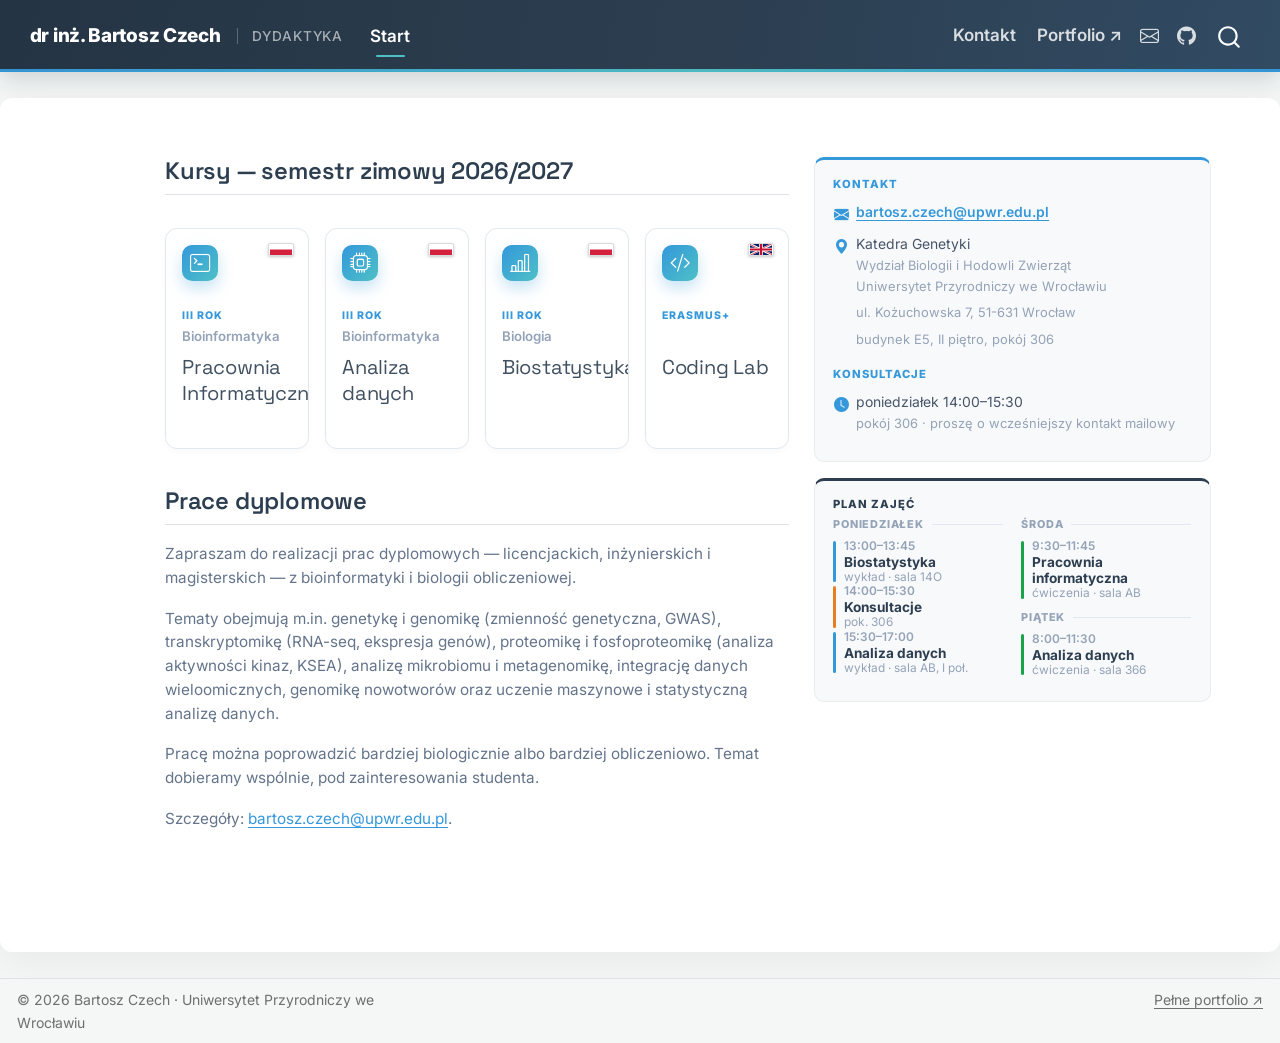
<file: teaching/index.html>
<!DOCTYPE html>
<html xmlns="http://www.w3.org/1999/xhtml" lang="en" xml:lang="en"><head>

<meta charset="utf-8">
<meta name="generator" content="quarto-1.10.18">

<meta name="viewport" content="width=device-width, initial-scale=1.0, user-scalable=yes">


<title>Bartosz Czech — Dydaktyka – dr inż. Bartosz Czech</title>
<style>
/* Default styles provided by pandoc.
** See https://pandoc.org/MANUAL.html#variables-for-html for config info.
*/
span.smallcaps{font-variant: small-caps;}
div.columns{display: flex; gap: 1.5em;}
div.column{flex: auto;}
@media screen {
div.columns{gap: min(4vw, 1.5em);}
div.column{overflow-x: auto;}
}
div.hanging-indent{margin-left: 1.5em; text-indent: -1.5em;}
ul.task-list{list-style: none;}
ul.task-list li input[type="checkbox"] {
  width: 0.8em;
  margin: 0 0.8em 0.2em -1em; /* quarto-specific, see https://github.com/quarto-dev/quarto-cli/issues/4556 */ 
  vertical-align: middle;
}
</style>


<script src="site_libs/quarto-nav/quarto-nav.js"></script>
<script src="site_libs/clipboard/clipboard.min.js"></script>
<script src="site_libs/quarto-search/autocomplete.umd.js"></script>
<script src="site_libs/quarto-search/fuse.min.js"></script>
<script src="site_libs/quarto-search/quarto-search.js"></script>
<meta name="quarto:offset" content="./">
<script src="site_libs/quarto-html/quarto.js" type="module"></script>
<script src="site_libs/quarto-html/tabsets/tabsets.js" type="module"></script>
<script src="site_libs/quarto-html/popper.min.js"></script>
<script src="site_libs/quarto-html/tippy.umd.min.js"></script>
<script src="site_libs/quarto-html/anchor.min.js"></script>
<link href="site_libs/quarto-html/tippy.css" rel="stylesheet">
<link href="site_libs/quarto-html/quarto-syntax-highlighting-64a204ab8560d761af7679ceaba22944.css" rel="stylesheet" id="quarto-text-highlighting-styles">
<script src="site_libs/bootstrap/bootstrap.min.js"></script>
<link href="site_libs/bootstrap/bootstrap-icons.css" rel="stylesheet">
<link href="site_libs/bootstrap/bootstrap-d8c0bf7027a55d7e3455236f0a7f722e.min.css" rel="stylesheet" append-hash="true" id="quarto-bootstrap" data-mode="light">
<script id="quarto-search-options" type="application/json">{
  "location": "navbar",
  "copy-button": false,
  "collapse-after": 3,
  "panel-placement": "end",
  "type": "overlay",
  "limit": 50,
  "keyboard-shortcut": [
    "f",
    "/",
    "s"
  ],
  "language": {
    "search-no-results-text": "No results",
    "search-matching-documents-text": "matching documents",
    "search-copy-link-title": "Copy link to search",
    "search-hide-matches-text": "Hide additional matches",
    "search-more-match-text": "more match in this document",
    "search-more-matches-text": "more matches in this document",
    "search-clear-button-title": "Clear",
    "search-text-placeholder": "",
    "search-detached-cancel-button-title": "Cancel",
    "search-submit-button-title": "Submit",
    "search-label": "Search"
  }
}</script>
<style>html{ scroll-behavior: smooth; }</style>


</head>

<body class="nav-fixed quarto-light">

<div id="quarto-search-results"></div>
  <header id="quarto-header" class="headroom fixed-top">
    <nav class="navbar navbar-expand-lg " data-bs-theme="dark">
      <div class="navbar-container container-fluid">
      <div class="navbar-brand-container mx-auto">
    <a class="navbar-brand" href="./index.html">
    <span class="navbar-title">dr inż. Bartosz Czech</span>
    </a>
  </div>
            <div id="quarto-search" class="" title="Search"></div>
          <button class="navbar-toggler" type="button" data-bs-toggle="collapse" data-bs-target="#navbarCollapse" aria-controls="navbarCollapse" role="menu" aria-expanded="false" aria-label="Toggle navigation" onclick="if (window.quartoToggleHeadroom) { window.quartoToggleHeadroom(); }">
  <span class="navbar-toggler-icon"></span>
</button>
          <div class="collapse navbar-collapse" id="navbarCollapse">
            <ul class="navbar-nav navbar-nav-scroll me-auto">
  <li class="nav-item">
    <a class="nav-link active" href="./index.html" aria-current="page"> 
<span class="menu-text">Start</span></a>
  </li>  
</ul>
            <ul class="navbar-nav navbar-nav-scroll ms-auto">
  <li class="nav-item">
    <a class="nav-link" href="./index.html#kontakt"> 
<span class="menu-text">Kontakt</span></a>
  </li>  
  <li class="nav-item">
    <a class="nav-link" href="https://bczech.github.io"> 
<span class="menu-text">Portfolio ↗</span></a>
  </li>  
  <li class="nav-item compact">
    <a class="nav-link" href="mailto:bartosz.czech@upwr.edu.pl"> <i class="bi bi-envelope" role="img" aria-label="Email">
</i> 
<span class="menu-text"></span></a>
  </li>  
  <li class="nav-item compact">
    <a class="nav-link" href="https://github.com/bczech"> <i class="bi bi-github" role="img" aria-label="GitHub">
</i> 
<span class="menu-text"></span></a>
  </li>  
</ul>
          </div> <!-- /navcollapse -->
            <div class="quarto-navbar-tools">
</div>
      </div> <!-- /container-fluid -->
    </nav>
</header>
<!-- content -->
<div id="quarto-content" class="quarto-container page-columns page-rows-contents page-layout-article page-navbar">
<!-- sidebar -->
<!-- margin-sidebar -->
    <div id="quarto-margin-sidebar" class="sidebar margin-sidebar zindex-bottom">
    </div>
<!-- main -->
<main class="content page-columns page-full" id="quarto-document-content"><header id="title-block-header" class="quarto-title-block"></header>




<section id="kursy-semestr-zimowy-20262027" class="level2 page-columns page-full">
<h2 class="anchored" data-anchor-id="kursy-semestr-zimowy-20262027">Kursy — semestr zimowy 2026/2027</h2>

<div class="no-row-height column-margin column-container"><div class="">
<div id="kontakt" class="contact-card">
<p><span class="cc-label">Kontakt</span></p>
<p><span class="cc-row"><span class="bi bi-envelope-fill"></span><a href="mailto:bartosz.czech@upwr.edu.pl">bartosz.czech@upwr.edu.pl</a></span></p>
<p><span class="cc-row"><span class="bi bi-geo-alt-fill"></span><span class="cc-grp">Katedra Genetyki<br><span class="cc-dim">Wydział Biologii i Hodowli Zwierząt</span><br><span class="cc-dim">Uniwersytet Przyrodniczy we Wrocławiu</span></span><span class="cc-grp cc-dim">ul. Kożuchowska 7, 51-631 Wrocław</span><span class="cc-grp cc-dim">budynek E5, II piętro, pokój 306</span></span></p>
<p><span class="cc-label second">Konsultacje</span></p>
<p><span class="cc-row"><span class="bi bi-clock-fill"></span>poniedziałek 14:00–15:30<br><span class="cc-dim">pokój 306 · proszę o wcześniejszy kontakt mailowy</span></span></p>
</div>
<div id="plan" class="mini-plan">
<p><span class="mp-label">Plan zajęć</span></p>
<div class="mp-cols">
<div class="mp-dayblock">
<p><span class="mp-day">poniedziałek</span></p>
<p><span class="mp-item wyklad"><span class="mp-t">13:00–13:45</span><span class="mp-n">Biostatystyka</span><span class="mp-r">wykład · sala 14O</span></span></p>
<p><span class="mp-item konsultacje"><span class="mp-t">14:00–15:30</span><span class="mp-n">Konsultacje</span><span class="mp-r">pok. 306</span></span></p>
<p><span class="mp-item wyklad"><span class="mp-t">15:30–17:00</span><span class="mp-n">Analiza danych</span><span class="mp-r">wykład · sala AB, I poł.</span></span></p>
</div>
<div class="mp-dayblock">
<p><span class="mp-day">środa</span></p>
<p><span class="mp-item cwiczenia"><span class="mp-t">9:30–11:45</span><span class="mp-n">Pracownia informatyczna</span><span class="mp-r">ćwiczenia · sala AB</span></span></p>
</div>
<div class="mp-dayblock">
<p><span class="mp-day">piątek</span></p>
<p><span class="mp-item cwiczenia"><span class="mp-t">8:00–11:30</span><span class="mp-n">Analiza danych</span><span class="mp-r">ćwiczenia · sala 366</span></span></p>
</div>
</div>
</div>
</div></div><div class="card-grid">
<div class="course-card">
<p><span class="card-flag" role="img" aria-label="Zajęcia w języku polskim" title="Zajęcia po polsku"><svg viewbox="0 0 60 30"><rect width="60" height="15" fill="#fff"></rect><rect y="15" width="60" height="15" fill="#D4213D"></rect></svg></span> <span class="card-icon bi bi-terminal"></span></p>
<div class="kicker">
<p><span class="c-year">III rok</span> <span class="c-field">Bioinformatyka</span></p>
</div>
<section id="pracownia-informatyczna" class="level3">
<h3 class="anchored" data-anchor-id="pracownia-informatyczna"><a href="./kursy/pracownia-informatyczna.html" class="stretched-link">Pracownia Informatyczna</a></h3>
</section>
</div>
<div class="course-card">
<p><span class="card-flag" role="img" aria-label="Zajęcia w języku polskim" title="Zajęcia po polsku"><svg viewbox="0 0 60 30"><rect width="60" height="15" fill="#fff"></rect><rect y="15" width="60" height="15" fill="#D4213D"></rect></svg></span> <span class="card-icon bi bi-cpu"></span></p>
<div class="kicker">
<p><span class="c-year">III rok</span> <span class="c-field">Bioinformatyka</span></p>
</div>
<section id="analiza-danych" class="level3">
<h3 class="anchored" data-anchor-id="analiza-danych"><a href="./kursy/analiza-danych.html" class="stretched-link">Analiza danych</a></h3>
</section>
</div>
<div class="course-card">
<p><span class="card-flag" role="img" aria-label="Zajęcia w języku polskim" title="Zajęcia po polsku"><svg viewbox="0 0 60 30"><rect width="60" height="15" fill="#fff"></rect><rect y="15" width="60" height="15" fill="#D4213D"></rect></svg></span> <span class="card-icon bi bi-bar-chart-line"></span></p>
<div class="kicker">
<p><span class="c-year">III rok</span> <span class="c-field">Biologia</span></p>
</div>
<section id="biostatystyka" class="level3">
<h3 class="anchored" data-anchor-id="biostatystyka"><a href="./kursy/biostatystyka.html" class="stretched-link">Biostatystyka</a></h3>
</section>
</div>
<div class="course-card">
<p><span class="card-flag" role="img" aria-label="Course taught in English" title="Taught in English"><svg viewbox="0 0 60 30"><clippath id="ukc1"><path d="M0,0 v30 h60 v-30 z"></path></clippath><clippath id="ukc2"><path d="M30,15 h30 v15 z v15 h-30 z h-30 v-15 z v-15 h30 z"></path></clippath><g clip-path="url(#ukc1)"><path d="M0,0 v30 h60 v-30 z" fill="#012169"></path><path d="M0,0 L60,30 M60,0 L0,30" stroke="#fff" stroke-width="6"></path><path d="M0,0 L60,30 M60,0 L0,30" clip-path="url(#ukc2)" stroke="#C8102E" stroke-width="4"></path><path d="M30,0 v30 M0,15 h60" stroke="#fff" stroke-width="10"></path><path d="M30,0 v30 M0,15 h60" stroke="#C8102E" stroke-width="6"></path></g></svg></span> <span class="card-icon bi bi-code-slash"></span></p>
<div class="kicker">
<p><span class="c-year">Erasmus+</span> <span class="c-field">&nbsp;</span></p>
</div>
<section id="coding-lab" class="level3">
<h3 class="anchored" data-anchor-id="coding-lab"><a href="./kursy/coding-lab.html" class="stretched-link">Coding Lab</a></h3>
</section>
</div>
</div>
</section>
<section id="prace-dyplomowe" class="level2">
<h2 class="anchored" data-anchor-id="prace-dyplomowe">Prace dyplomowe</h2>
<p>Zapraszam do realizacji prac dyplomowych — licencjackich, inżynierskich i magisterskich — z bioinformatyki i biologii obliczeniowej.</p>
<p>Tematy obejmują m.in. genetykę i genomikę (zmienność genetyczna, GWAS), transkryptomikę (RNA-seq, ekspresja genów), proteomikę i fosfoproteomikę (analiza aktywności kinaz, KSEA), analizę mikrobiomu i metagenomikę, integrację danych wieloomicznych, genomikę nowotworów oraz uczenie maszynowe i statystyczną analizę danych.</p>
<p>Pracę można poprowadzić bardziej biologicznie albo bardziej obliczeniowo. Temat dobieramy wspólnie, pod zainteresowania studenta.</p>
<p>Szczegóły: <a href="mailto:bartosz.czech@upwr.edu.pl">bartosz.czech@upwr.edu.pl</a>.</p>


</section>

</main> <!-- /main -->
<!-- GoatCounter: statystyki odwiedzin bez ciasteczek (panel: https://bczech-teaching.goatcounter.com) -->
<script data-goatcounter="https://bczech-teaching.goatcounter.com/count" async="" src="//gc.zgo.at/count.js"></script>
<script>
  // Pobrania materiałów (PDF, .Rmd, .ipynb, .zip) liczone jako zdarzenia „pobranie/<kurs>/<plik>”;
  // dotyczy też plików dodanych później, bez oznaczania każdego linku.
  (function () {
    function licz(e) {
      var a = e.target.closest && e.target.closest('a[href]');
      if (!a || !/\.(pdf|rmd|ipynb|zip)$/i.test(a.getAttribute('href'))) return;
      if (!window.goatcounter || !window.goatcounter.count) return;
      var plik = a.getAttribute('href').split('/').pop();
      var kurs = location.pathname.split('/').pop().replace(/\.html$/, '') || 'start';
      window.goatcounter.count({
        path: 'pobranie/' + kurs + '/' + plik,
        title: a.textContent.replace(/\s+/g, ' ').trim(),
        event: true
      });
    }
    document.addEventListener('click', licz);
    document.addEventListener('auxclick', licz);  // środkowy przycisk: otwarcie w nowej karcie
  })();
</script>
<script id="quarto-html-after-body" type="application/javascript">
  window.document.addEventListener("DOMContentLoaded", function (event) {
    const icon = "";
    const anchorJS = new window.AnchorJS();
    anchorJS.options = {
      placement: 'right',
      icon: icon
    };
    anchorJS.add('.anchored');
    const isCodeAnnotation = (el) => {
      for (const clz of el.classList) {
        if (clz.startsWith('code-annotation-')) {                     
          return true;
        }
      }
      return false;
    }
    const onCopySuccess = function(e) {
      // button target
      const button = e.trigger;
      // don't keep focus
      button.blur();
      // flash "checked"
      button.classList.add('code-copy-button-checked');
      var currentTitle = button.getAttribute("title");
      button.setAttribute("title", "Copied!");
      let tooltip;
      if (window.bootstrap) {
        button.setAttribute("data-bs-toggle", "tooltip");
        button.setAttribute("data-bs-placement", "left");
        button.setAttribute("data-bs-title", "Copied!");
        tooltip = new bootstrap.Tooltip(button, 
          { trigger: "manual", 
            customClass: "code-copy-button-tooltip",
            offset: [0, -8]});
        tooltip.show();    
      }
      setTimeout(function() {
        if (tooltip) {
          tooltip.hide();
          button.removeAttribute("data-bs-title");
          button.removeAttribute("data-bs-toggle");
          button.removeAttribute("data-bs-placement");
        }
        button.setAttribute("title", currentTitle);
        button.classList.remove('code-copy-button-checked');
      }, 1000);
      // clear code selection
      e.clearSelection();
    }
    const getTextToCopy = function(trigger) {
      const outerScaffold = trigger.parentElement.cloneNode(true);
      const codeEl = outerScaffold.querySelector('code');
      for (const childEl of codeEl.children) {
        if (isCodeAnnotation(childEl)) {
          childEl.remove();
        }
      }
      return codeEl.innerText;
    }
    const clipboard = new window.ClipboardJS('.code-copy-button:not([data-in-quarto-modal])', {
      text: getTextToCopy
    });
    clipboard.on('success', onCopySuccess);
    if (window.document.getElementById('quarto-embedded-source-code-modal')) {
      const clipboardModal = new window.ClipboardJS('.code-copy-button[data-in-quarto-modal]', {
        text: getTextToCopy,
        container: window.document.getElementById('quarto-embedded-source-code-modal')
      });
      clipboardModal.on('success', onCopySuccess);
    }
      var localhostRegex = new RegExp(/^(?:http|https):\/\/localhost\:?[0-9]*\//);
      var mailtoRegex = new RegExp(/^mailto:/);
        var filterRegex = new RegExp("https:\/\/bczech\.github\.io\/teaching\/");
      var isInternal = (href) => {
          return filterRegex.test(href) || localhostRegex.test(href) || mailtoRegex.test(href);
      }
      // Inspect non-navigation links and adorn them if external
     var links = window.document.querySelectorAll('a[href]:not(.nav-link):not(.navbar-brand):not(.toc-action):not(.sidebar-link):not(.sidebar-item-toggle):not(.pagination-link):not(.no-external):not([aria-hidden]):not(.dropdown-item):not(.quarto-navigation-tool):not(.about-link)');
      for (var i=0; i<links.length; i++) {
        const link = links[i];
        if (!isInternal(link.href)) {
          // undo the damage that might have been done by quarto-nav.js in the case of
          // links that we want to consider external
          if (link.dataset.originalHref !== undefined) {
            link.href = link.dataset.originalHref;
          }
            // target, if specified
            link.setAttribute("target", "_blank");
            if (link.getAttribute("rel") === null) {
              link.setAttribute("rel", "noopener");
            }
        }
      }
    function tippyHover(el, contentFn, onTriggerFn, onUntriggerFn) {
      const config = {
        allowHTML: true,
        maxWidth: 500,
        delay: 100,
        arrow: false,
        appendTo: function(el) {
            return el.parentElement;
        },
        interactive: true,
        interactiveBorder: 10,
        theme: 'quarto',
        placement: 'bottom-start',
      };
      if (contentFn) {
        config.content = contentFn;
      }
      if (onTriggerFn) {
        config.onTrigger = onTriggerFn;
      }
      if (onUntriggerFn) {
        config.onUntrigger = onUntriggerFn;
      }
      window.tippy(el, config); 
    }
    const noterefs = window.document.querySelectorAll('a[role="doc-noteref"]');
    for (var i=0; i<noterefs.length; i++) {
      const ref = noterefs[i];
      tippyHover(ref, function() {
        // use id or data attribute instead here
        let href = ref.getAttribute('data-footnote-href') || ref.getAttribute('href');
        try { href = new URL(href).hash; } catch {}
        const id = href.replace(/^#\/?/, "");
        const note = window.document.getElementById(id);
        if (note) {
          return note.innerHTML;
        } else {
          return "";
        }
      });
    }
    const xrefs = window.document.querySelectorAll('a.quarto-xref');
    const processXRef = (id, note) => {
      // Strip column container classes
      const stripColumnClz = (el) => {
        el.classList.remove("page-full", "page-columns");
        if (el.children) {
          for (const child of el.children) {
            stripColumnClz(child);
          }
        }
      }
      stripColumnClz(note)
      if (id === null || id.startsWith('sec-')) {
        // Special case sections, only their first couple elements
        const container = document.createElement("div");
        if (note.children && note.children.length > 2) {
          container.appendChild(note.children[0].cloneNode(true));
          for (let i = 1; i < note.children.length; i++) {
            const child = note.children[i];
            if (child.tagName === "P" && child.innerText === "") {
              continue;
            } else {
              container.appendChild(child.cloneNode(true));
              break;
            }
          }
          if (window.Quarto?.typesetMath) {
            window.Quarto.typesetMath(container);
          }
          return container.innerHTML
        } else {
          if (window.Quarto?.typesetMath) {
            window.Quarto.typesetMath(note);
          }
          return note.innerHTML;
        }
      } else {
        // Remove any anchor links if they are present
        const anchorLink = note.querySelector('a.anchorjs-link');
        if (anchorLink) {
          anchorLink.remove();
        }
        if (window.Quarto?.typesetMath) {
          window.Quarto.typesetMath(note);
        }
        if (note.classList.contains("callout")) {
          return note.outerHTML;
        } else {
          return note.innerHTML;
        }
      }
    }
    for (var i=0; i<xrefs.length; i++) {
      const xref = xrefs[i];
      tippyHover(xref, undefined, function(instance) {
        instance.disable();
        let url = xref.getAttribute('href');
        let hash = undefined; 
        if (url.startsWith('#')) {
          hash = url;
        } else {
          try { hash = new URL(url).hash; } catch {}
        }
        if (hash) {
          const id = hash.replace(/^#\/?/, "");
          const note = window.document.getElementById(id);
          if (note !== null) {
            try {
              const html = processXRef(id, note.cloneNode(true));
              instance.setContent(html);
            } finally {
              instance.enable();
              instance.show();
            }
          } else {
            // See if we can fetch this
            fetch(url.split('#')[0])
            .then(res => res.text())
            .then(html => {
              const parser = new DOMParser();
              const htmlDoc = parser.parseFromString(html, "text/html");
              const note = htmlDoc.getElementById(id);
              if (note !== null) {
                const html = processXRef(id, note);
                instance.setContent(html);
              } 
            }).finally(() => {
              instance.enable();
              instance.show();
            });
          }
        } else {
          // See if we can fetch a full url (with no hash to target)
          // This is a special case and we should probably do some content thinning / targeting
          fetch(url)
          .then(res => res.text())
          .then(html => {
            const parser = new DOMParser();
            const htmlDoc = parser.parseFromString(html, "text/html");
            const note = htmlDoc.querySelector('main.content');
            if (note !== null) {
              // This should only happen for chapter cross references
              // (since there is no id in the URL)
              // remove the first header
              if (note.children.length > 0 && note.children[0].tagName === "HEADER") {
                note.children[0].remove();
              }
              const html = processXRef(null, note);
              instance.setContent(html);
            } 
          }).finally(() => {
            instance.enable();
            instance.show();
          });
        }
      }, function(instance) {
      });
    }
        let selectedAnnoteEl;
        const selectorForAnnotation = ( cell, annotation) => {
          let cellAttr = 'data-code-cell="' + cell + '"';
          let lineAttr = 'data-code-annotation="' +  annotation + '"';
          const selector = 'span[' + cellAttr + '][' + lineAttr + ']';
          return selector;
        }
        const selectCodeLines = (annoteEl) => {
          const doc = window.document;
          const targetCell = annoteEl.getAttribute("data-target-cell");
          const targetAnnotation = annoteEl.getAttribute("data-target-annotation");
          const annoteSpan = window.document.querySelector(selectorForAnnotation(targetCell, targetAnnotation));
          const lines = annoteSpan.getAttribute("data-code-lines").split(",");
          const lineIds = lines.map((line) => {
            return targetCell + "-" + line;
          })
          let top = null;
          let height = null;
          let parent = null;
          if (lineIds.length > 0) {
              //compute the position of the single el (top and bottom and make a div)
              const el = window.document.getElementById(lineIds[0]);
              top = el.offsetTop;
              height = el.offsetHeight;
              parent = el.parentElement.parentElement;
            if (lineIds.length > 1) {
              const lastEl = window.document.getElementById(lineIds[lineIds.length - 1]);
              const bottom = lastEl.offsetTop + lastEl.offsetHeight;
              height = bottom - top;
            }
            if (top !== null && height !== null && parent !== null) {
              // cook up a div (if necessary) and position it 
              let div = window.document.getElementById("code-annotation-line-highlight");
              if (div === null) {
                div = window.document.createElement("div");
                div.setAttribute("id", "code-annotation-line-highlight");
                div.style.position = 'absolute';
                parent.appendChild(div);
              }
              div.style.top = top - 2 + "px";
              div.style.height = height + 4 + "px";
              div.style.left = 0;
              let gutterDiv = window.document.getElementById("code-annotation-line-highlight-gutter");
              if (gutterDiv === null) {
                gutterDiv = window.document.createElement("div");
                gutterDiv.setAttribute("id", "code-annotation-line-highlight-gutter");
                gutterDiv.style.position = 'absolute';
                const codeCell = window.document.getElementById(targetCell);
                const gutter = codeCell.querySelector('.code-annotation-gutter');
                gutter.appendChild(gutterDiv);
              }
              gutterDiv.style.top = top - 2 + "px";
              gutterDiv.style.height = height + 4 + "px";
            }
            selectedAnnoteEl = annoteEl;
          }
        };
        const unselectCodeLines = () => {
          const elementsIds = ["code-annotation-line-highlight", "code-annotation-line-highlight-gutter"];
          elementsIds.forEach((elId) => {
            const div = window.document.getElementById(elId);
            if (div) {
              div.remove();
            }
          });
          selectedAnnoteEl = undefined;
        };
          // Handle positioning of the toggle
      window.addEventListener(
        "resize",
        throttle(() => {
          elRect = undefined;
          if (selectedAnnoteEl) {
            selectCodeLines(selectedAnnoteEl);
          }
        }, 10)
      );
      function throttle(fn, ms) {
      let throttle = false;
      let timer;
        return (...args) => {
          if(!throttle) { // first call gets through
              fn.apply(this, args);
              throttle = true;
          } else { // all the others get throttled
              if(timer) clearTimeout(timer); // cancel #2
              timer = setTimeout(() => {
                fn.apply(this, args);
                timer = throttle = false;
              }, ms);
          }
        };
      }
        // Attach click handler to the DT
        const annoteDls = window.document.querySelectorAll('dt[data-target-cell]');
        for (const annoteDlNode of annoteDls) {
          annoteDlNode.addEventListener('click', (event) => {
            const clickedEl = event.target;
            if (clickedEl !== selectedAnnoteEl) {
              unselectCodeLines();
              const activeEl = window.document.querySelector('dt[data-target-cell].code-annotation-active');
              if (activeEl) {
                activeEl.classList.remove('code-annotation-active');
              }
              selectCodeLines(clickedEl);
              clickedEl.classList.add('code-annotation-active');
            } else {
              // Unselect the line
              unselectCodeLines();
              clickedEl.classList.remove('code-annotation-active');
            }
          });
        }
    const findCites = (el) => {
      const parentEl = el.parentElement;
      if (parentEl) {
        const cites = parentEl.dataset.cites;
        if (cites) {
          return {
            el,
            cites: cites.split(' ')
          };
        } else {
          return findCites(el.parentElement)
        }
      } else {
        return undefined;
      }
    };
    var bibliorefs = window.document.querySelectorAll('a[role="doc-biblioref"]');
    for (var i=0; i<bibliorefs.length; i++) {
      const ref = bibliorefs[i];
      const citeInfo = findCites(ref);
      if (citeInfo) {
        tippyHover(citeInfo.el, function() {
          var popup = window.document.createElement('div');
          citeInfo.cites.forEach(function(cite) {
            var citeDiv = window.document.createElement('div');
            citeDiv.classList.add('hanging-indent');
            citeDiv.classList.add('csl-entry');
            var biblioDiv = window.document.getElementById('ref-' + cite);
            if (biblioDiv) {
              citeDiv.innerHTML = biblioDiv.innerHTML;
            }
            popup.appendChild(citeDiv);
          });
          return popup.innerHTML;
        });
      }
    }
  });
  </script>
</div> <!-- /content -->
<footer class="footer">
  <div class="nav-footer">
    <div class="nav-footer-left">
<p>© 2026 Bartosz Czech · Uniwersytet Przyrodniczy we Wrocławiu</p>
</div>   
    <div class="nav-footer-center">
      &nbsp;
    </div>
    <div class="nav-footer-right">
<p><a href="https://bczech.github.io">Pełne portfolio ↗</a></p>
</div>
  </div>
</footer>




<script src="site_libs/quarto-html/zenscroll-min.js"></script>
</body></html>
</file>
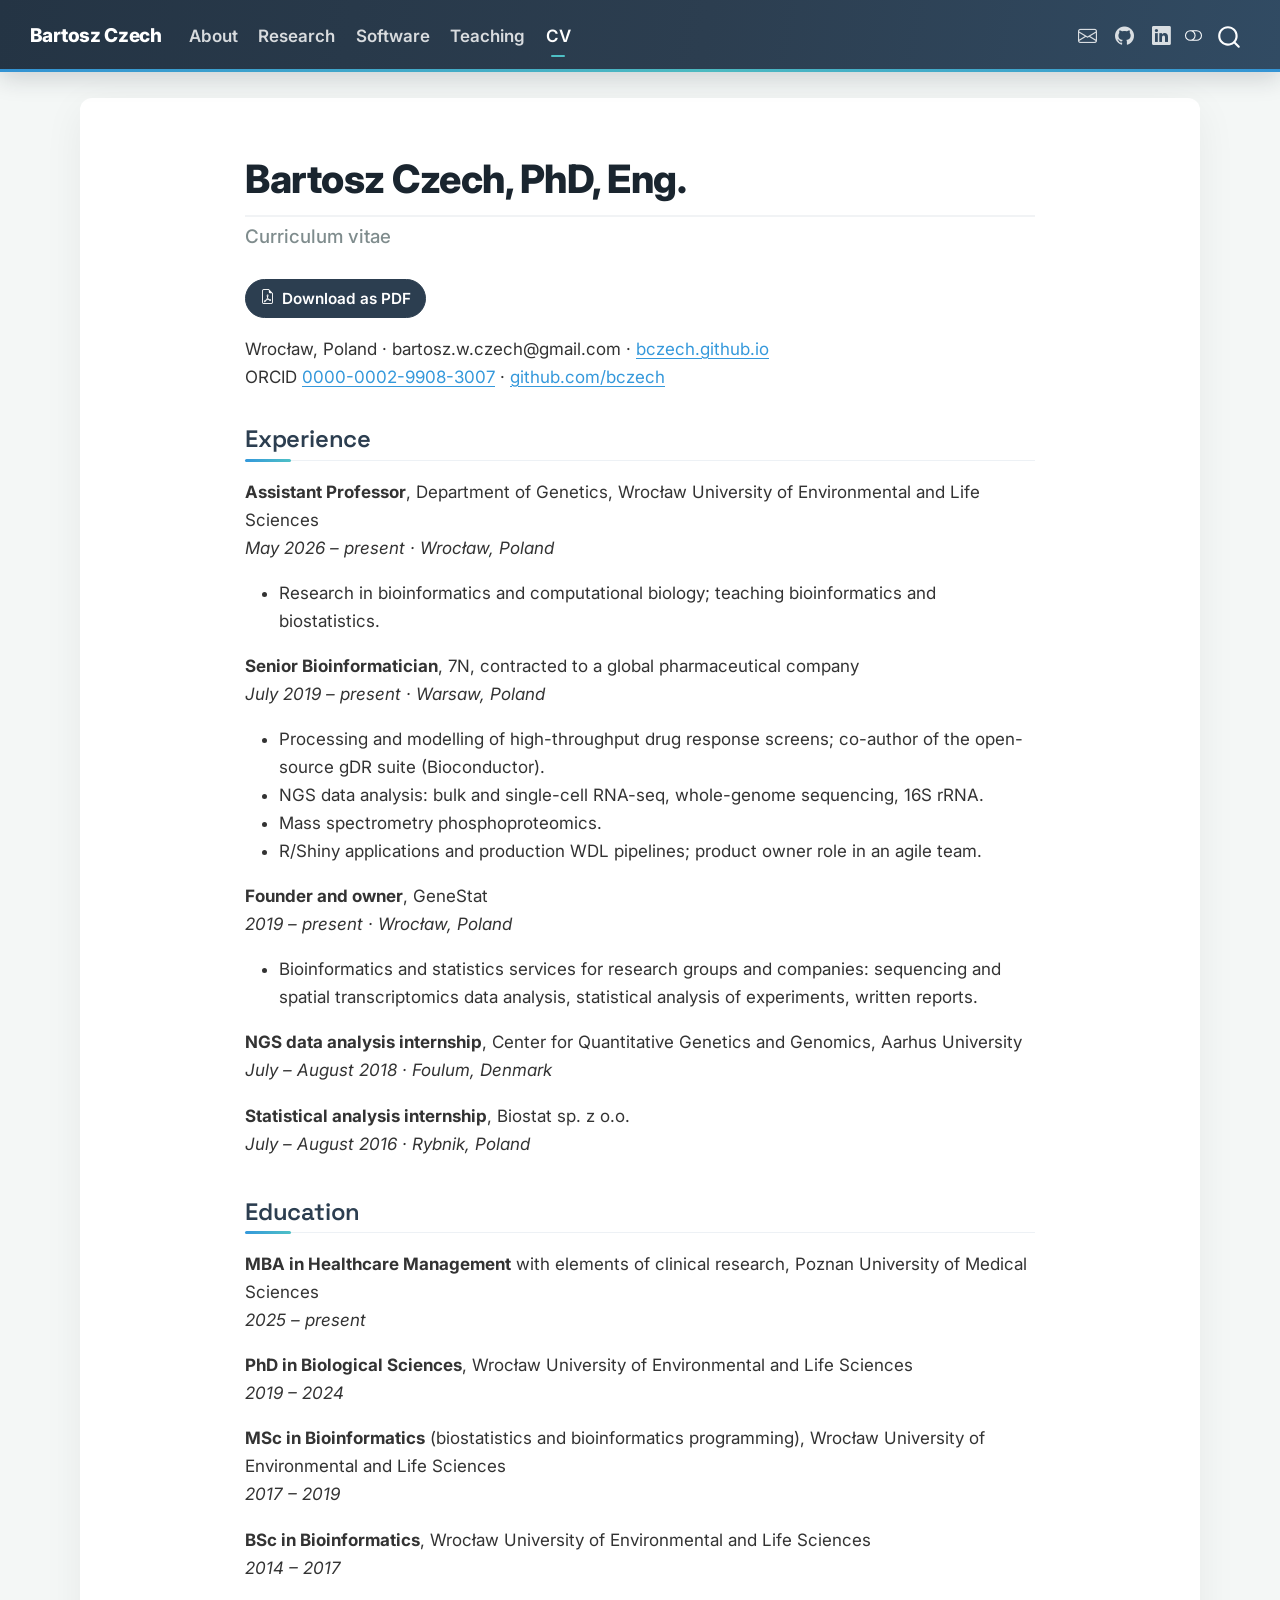
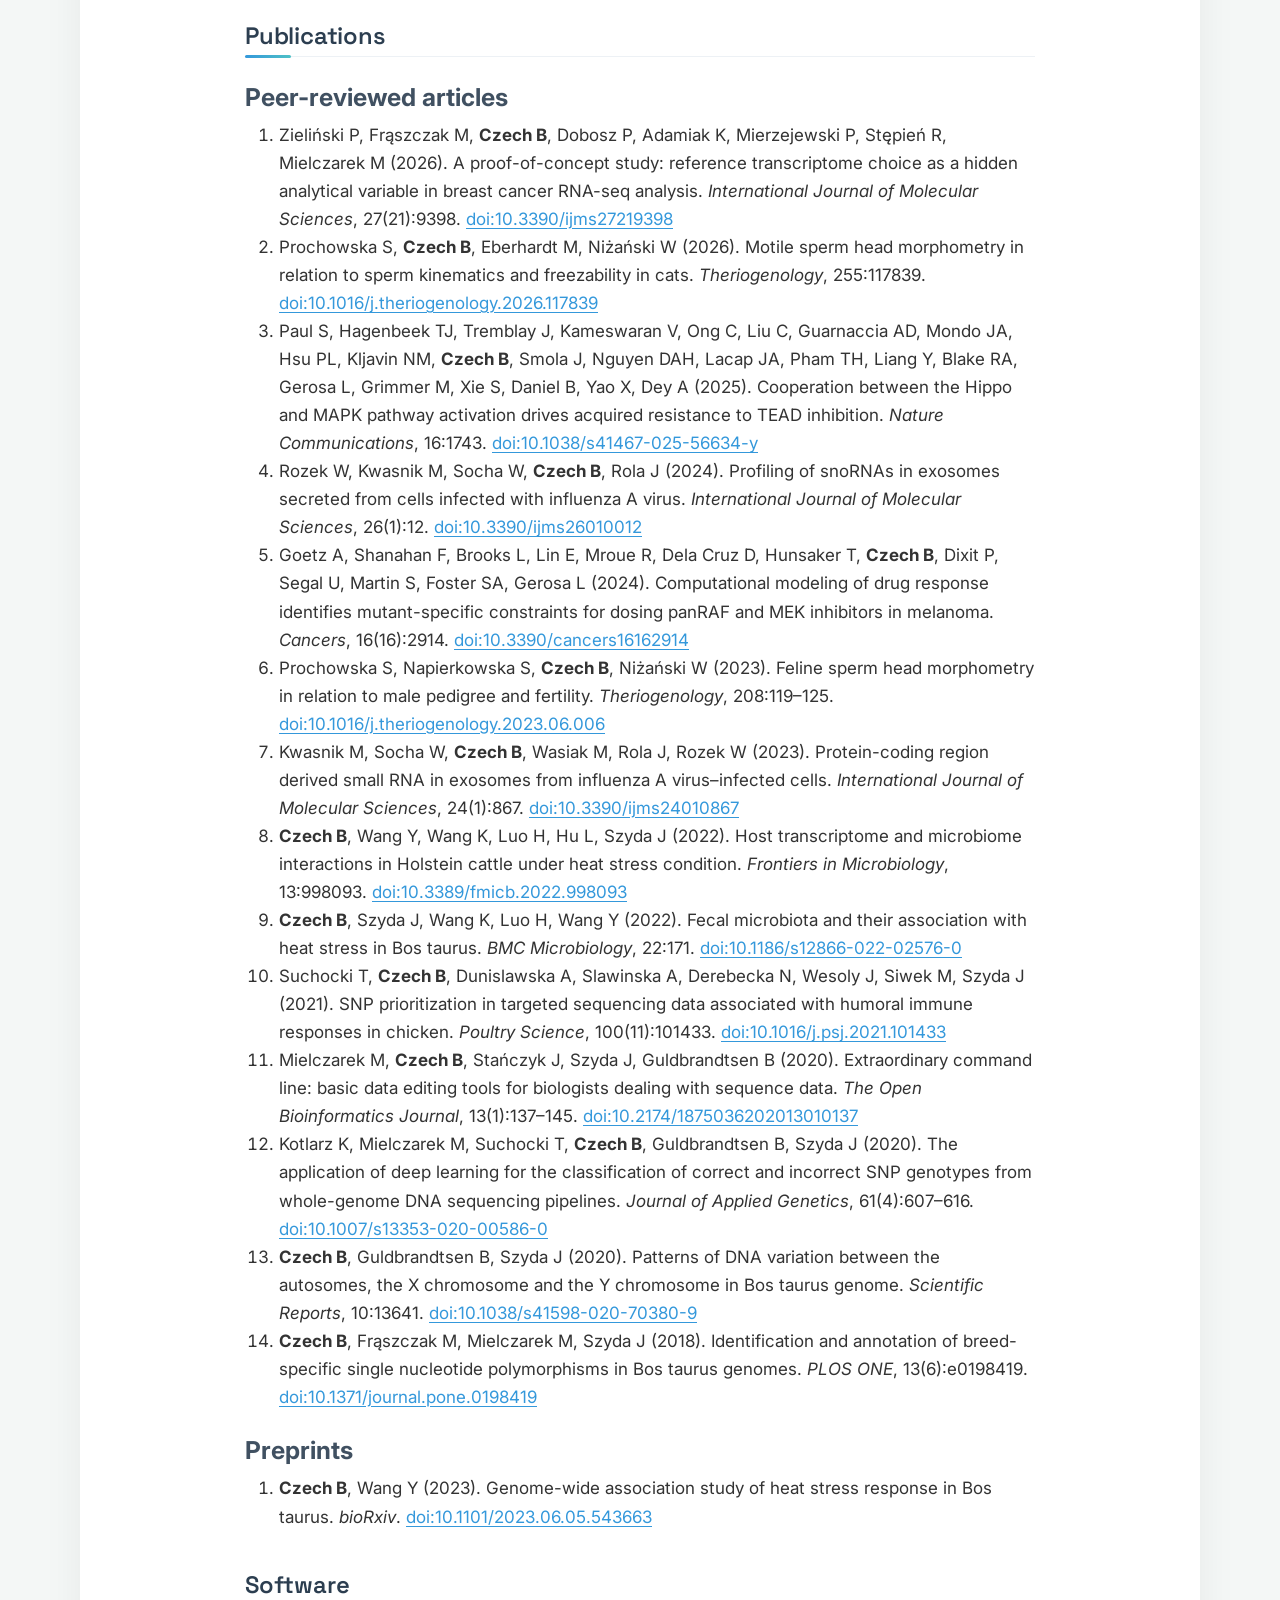
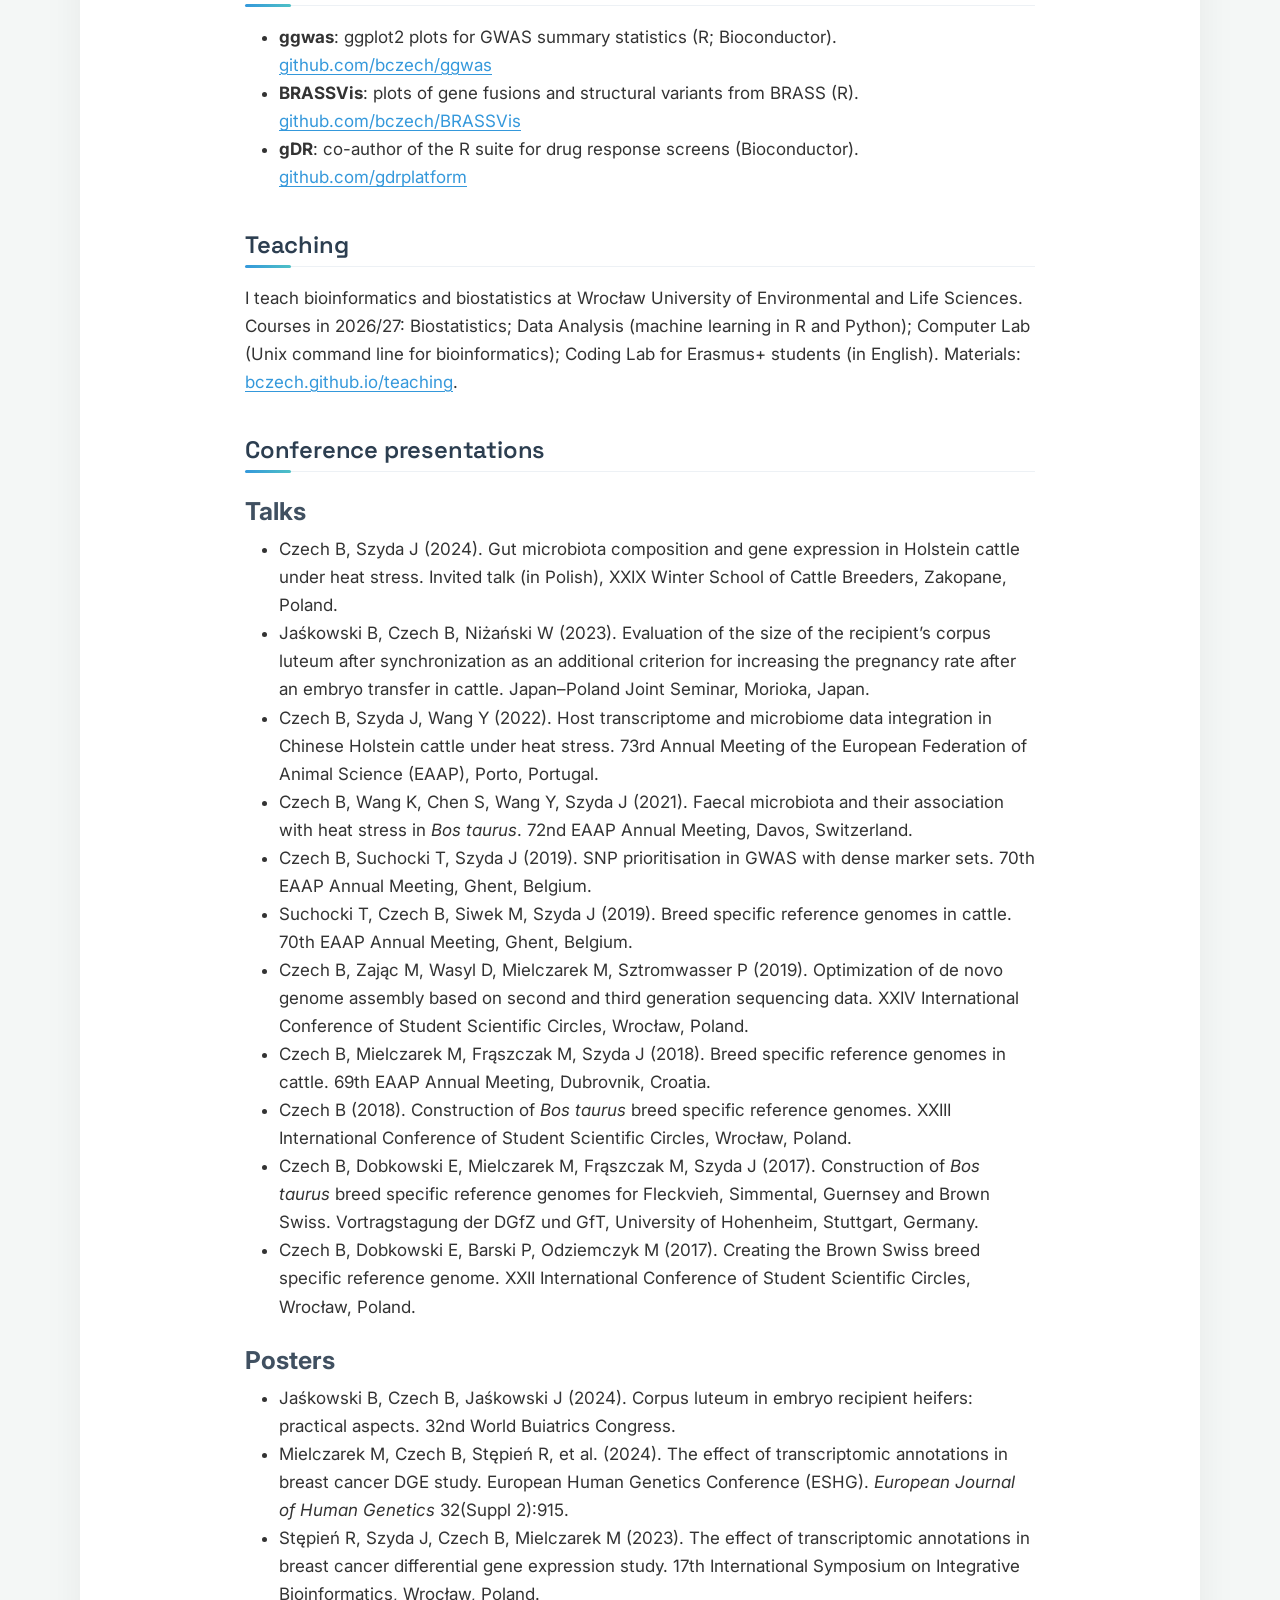
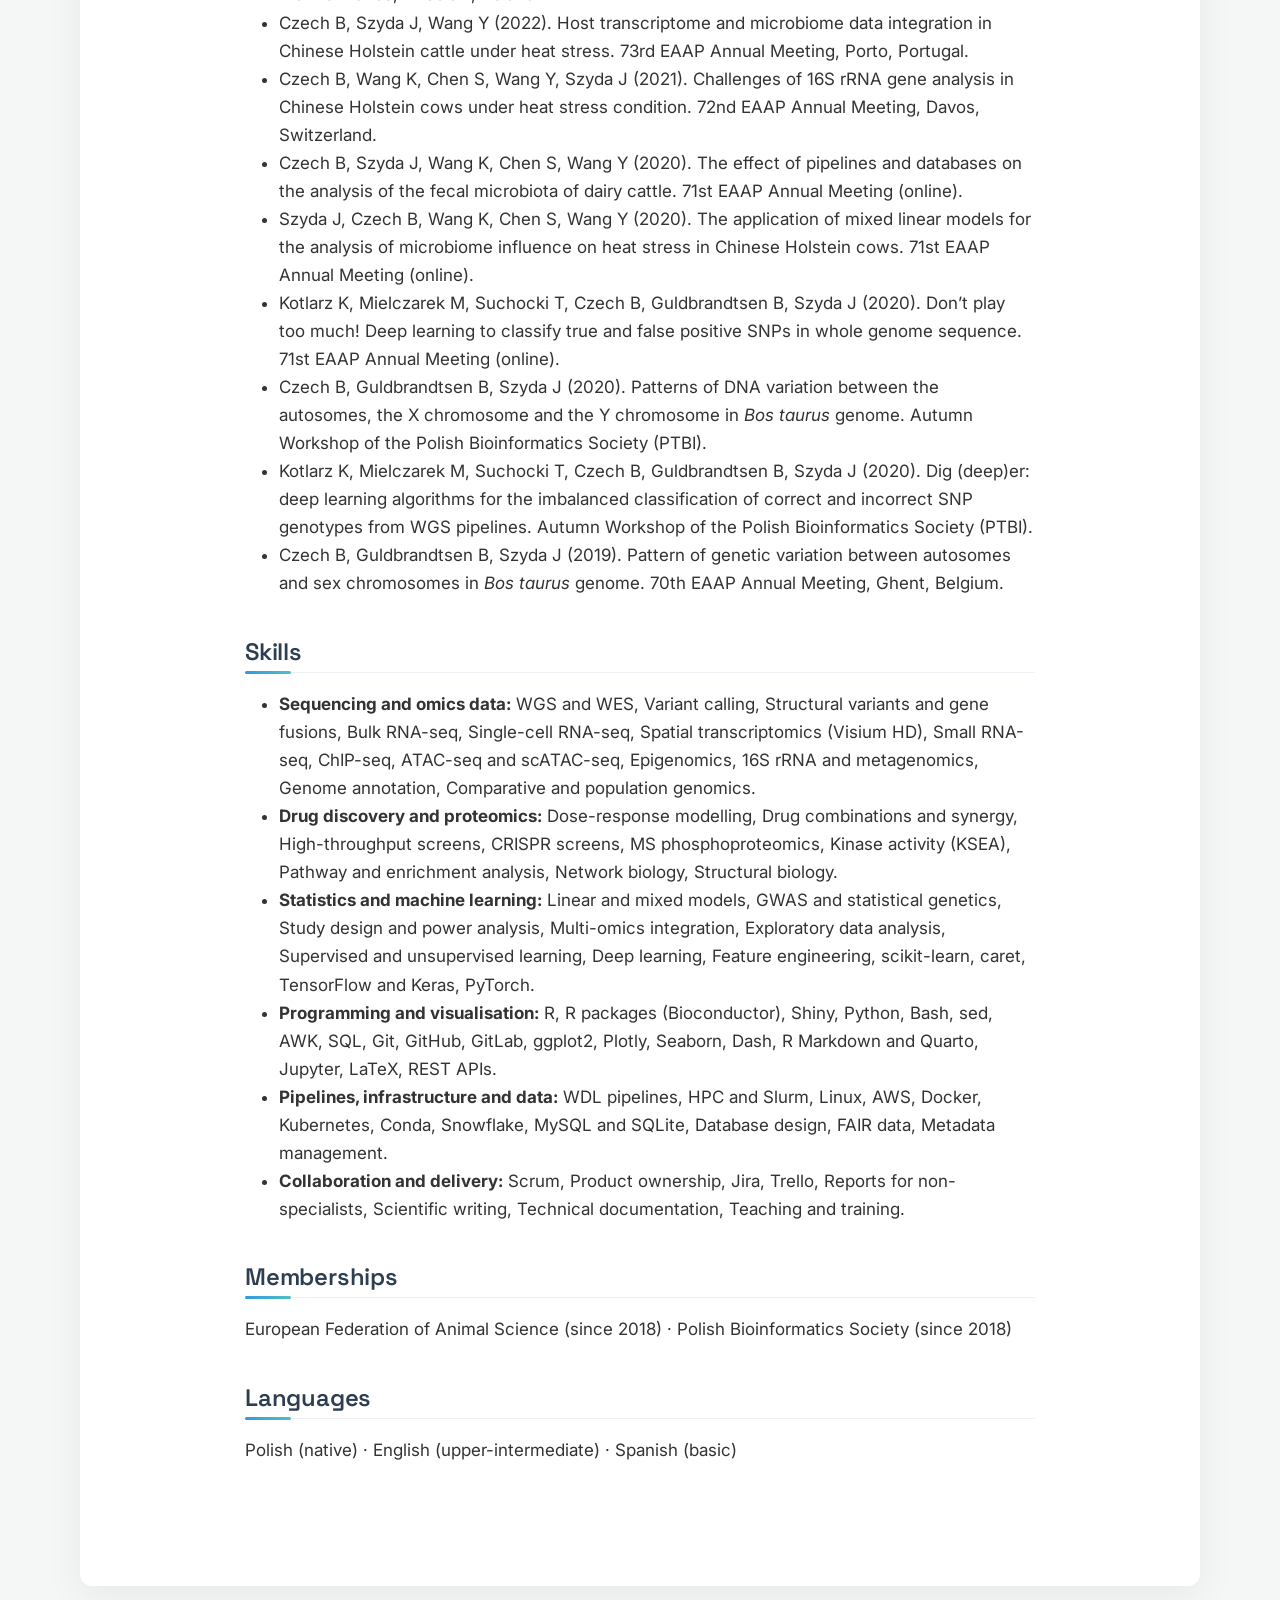
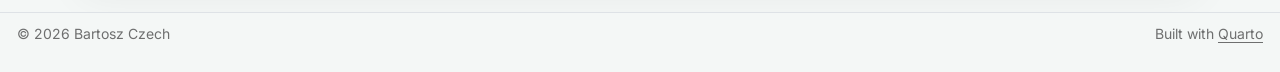
<file: cv.html>
<!DOCTYPE html>
<html xmlns="http://www.w3.org/1999/xhtml" lang="en" xml:lang="en"><head>

<meta charset="utf-8">
<meta name="generator" content="quarto-1.10.18">

<meta name="viewport" content="width=device-width, initial-scale=1.0, user-scalable=yes">


<title>CV · Bartosz Czech – Bartosz Czech</title>
<style>
/* Default styles provided by pandoc.
** See https://pandoc.org/MANUAL.html#variables-for-html for config info.
*/
span.smallcaps{font-variant: small-caps;}
div.columns{display: flex; gap: 1.5em;}
div.column{flex: auto;}
@media screen {
div.columns{gap: min(4vw, 1.5em);}
div.column{overflow-x: auto;}
}
div.hanging-indent{margin-left: 1.5em; text-indent: -1.5em;}
ul.task-list{list-style: none;}
ul.task-list li input[type="checkbox"] {
  width: 0.8em;
  margin: 0 0.8em 0.2em -1em; /* quarto-specific, see https://github.com/quarto-dev/quarto-cli/issues/4556 */ 
  vertical-align: middle;
}
</style>


<script src="site_libs/quarto-nav/quarto-nav.js"></script>
<script src="site_libs/clipboard/clipboard.min.js"></script>
<script src="site_libs/quarto-search/autocomplete.umd.js"></script>
<script src="site_libs/quarto-search/fuse.min.js"></script>
<script src="site_libs/quarto-search/quarto-search.js"></script>
<meta name="quarto:offset" content="./">
<link href="./img/favicon-dna.svg" rel="icon" type="image/svg+xml">
<script src="site_libs/quarto-html/quarto.js" type="module"></script>
<script src="site_libs/quarto-html/tabsets/tabsets.js" type="module"></script>
<script src="site_libs/quarto-html/popper.min.js"></script>
<script src="site_libs/quarto-html/tippy.umd.min.js"></script>
<link href="site_libs/quarto-html/tippy.css" rel="stylesheet">
<link href="site_libs/quarto-html/quarto-syntax-highlighting-bb62276ab45c84d9efd712f51ff97b5a.css" rel="stylesheet" class="quarto-color-scheme" id="quarto-text-highlighting-styles">
<link href="site_libs/quarto-html/quarto-syntax-highlighting-dark-5a1953863e1f72ef3b996ef827f01ca7.css" rel="stylesheet" class="quarto-color-scheme quarto-color-alternate" id="quarto-text-highlighting-styles">
<link href="site_libs/quarto-html/quarto-syntax-highlighting-bb62276ab45c84d9efd712f51ff97b5a.css" rel="stylesheet" class="quarto-color-scheme-extra" id="quarto-text-highlighting-styles">
<script src="site_libs/bootstrap/bootstrap.min.js"></script>
<link href="site_libs/bootstrap/bootstrap-icons.css" rel="stylesheet">
<link href="site_libs/bootstrap/bootstrap-807a3ef7420e693b71a159b39d98cae9.min.css" rel="stylesheet" append-hash="true" class="quarto-color-scheme" id="quarto-bootstrap" data-mode="light">
<link href="site_libs/bootstrap/bootstrap-dark-ee02cde33f7a20b19ac4eed3c03a6296.min.css" rel="stylesheet" append-hash="true" class="quarto-color-scheme quarto-color-alternate" id="quarto-bootstrap" data-mode="dark">
<link href="site_libs/bootstrap/bootstrap-807a3ef7420e693b71a159b39d98cae9.min.css" rel="stylesheet" append-hash="true" class="quarto-color-scheme-extra" id="quarto-bootstrap" data-mode="light">
<script id="quarto-search-options" type="application/json">{
  "location": "navbar",
  "copy-button": false,
  "collapse-after": 3,
  "panel-placement": "end",
  "type": "overlay",
  "limit": 50,
  "keyboard-shortcut": [
    "f",
    "/",
    "s"
  ],
  "show-item-context": false,
  "language": {
    "search-no-results-text": "No results",
    "search-matching-documents-text": "matching documents",
    "search-copy-link-title": "Copy link to search",
    "search-hide-matches-text": "Hide additional matches",
    "search-more-match-text": "more match in this document",
    "search-more-matches-text": "more matches in this document",
    "search-clear-button-title": "Clear",
    "search-text-placeholder": "",
    "search-detached-cancel-button-title": "Cancel",
    "search-submit-button-title": "Submit",
    "search-label": "Search"
  }
}</script>
<style>html{ scroll-behavior: smooth; }</style>
<link rel="apple-touch-icon" href="./img/apple-touch-icon-dna.png">


<meta property="og:title" content="CV · Bartosz Czech">
<meta property="og:description" content="Curriculum vitae">
<meta property="og:image" content="https://bczech.github.io/img/og-card.png">
<meta property="og:site_name" content="Bartosz Czech">
<meta property="og:image:height" content="630">
<meta property="og:image:width" content="1200">
<meta name="twitter:title" content="CV · Bartosz Czech">
<meta name="twitter:description" content="Curriculum vitae">
<meta name="twitter:image" content="https://bczech.github.io/img/og-card.png">
<meta name="twitter:card" content="summary_large_image">
<meta name="twitter:image-height" content="630">
<meta name="twitter:image-width" content="1200">
</head>

<body class="nav-fixed fullcontent quarto-light"><script id="quarto-html-before-body" type="application/javascript">
    const toggleBodyColorMode = (bsSheetEl) => {
      const mode = bsSheetEl.getAttribute("data-mode");
      const bodyEl = window.document.querySelector("body");
      if (mode === "dark") {
        bodyEl.classList.add("quarto-dark");
        bodyEl.classList.remove("quarto-light");
      } else {
        bodyEl.classList.add("quarto-light");
        bodyEl.classList.remove("quarto-dark");
      }
    }
    const toggleBodyColorPrimary = () => {
      const bsSheetEl = window.document.querySelector("link#quarto-bootstrap:not([rel=disabled-stylesheet])");
      if (bsSheetEl) {
        toggleBodyColorMode(bsSheetEl);
      }
    }
    const setColorSchemeToggle = (alternate) => {
      const toggles = window.document.querySelectorAll('.quarto-color-scheme-toggle');
      for (let i=0; i < toggles.length; i++) {
        const toggle = toggles[i];
        if (toggle) {
          if (alternate) {
            toggle.classList.add("alternate");
          } else {
            toggle.classList.remove("alternate");
          }
        }
      }
    };
    const toggleColorMode = (alternate) => {
      // Switch the stylesheets
      const primaryStylesheets = window.document.querySelectorAll('link.quarto-color-scheme:not(.quarto-color-alternate)');
      const alternateStylesheets = window.document.querySelectorAll('link.quarto-color-scheme.quarto-color-alternate');
      manageTransitions('#quarto-margin-sidebar .nav-link', false);
      if (alternate) {
        // note: dark is layered on light, we don't disable primary!
        enableStylesheet(alternateStylesheets);
        for (const sheetNode of alternateStylesheets) {
          if (sheetNode.id === "quarto-bootstrap") {
            toggleBodyColorMode(sheetNode);
          }
        }
      } else {
        disableStylesheet(alternateStylesheets);
        enableStylesheet(primaryStylesheets)
        toggleBodyColorPrimary();
      }
      manageTransitions('#quarto-margin-sidebar .nav-link', true);
      // Switch the toggles
      setColorSchemeToggle(alternate)
      // Hack to workaround the fact that safari doesn't
      // properly recolor the scrollbar when toggling (#1455)
      if (navigator.userAgent.indexOf('Safari') > 0 && navigator.userAgent.indexOf('Chrome') == -1) {
        manageTransitions("body", false);
        window.scrollTo(0, 1);
        setTimeout(() => {
          window.scrollTo(0, 0);
          manageTransitions("body", true);
        }, 40);
      }
    }
    const disableStylesheet = (stylesheets) => {
      for (let i=0; i < stylesheets.length; i++) {
        const stylesheet = stylesheets[i];
        stylesheet.rel = 'disabled-stylesheet';
      }
    }
    const enableStylesheet = (stylesheets) => {
      for (let i=0; i < stylesheets.length; i++) {
        const stylesheet = stylesheets[i];
        if(stylesheet.rel !== 'stylesheet') { // for Chrome, which will still FOUC without this check
          stylesheet.rel = 'stylesheet';
        }
      }
    }
    const manageTransitions = (selector, allowTransitions) => {
      const els = window.document.querySelectorAll(selector);
      for (let i=0; i < els.length; i++) {
        const el = els[i];
        if (allowTransitions) {
          el.classList.remove('notransition');
        } else {
          el.classList.add('notransition');
        }
      }
    }
    const isFileUrl = () => {
      return window.location.protocol === 'file:';
    }
    const hasAlternateSentinel = () => {
      let styleSentinel = getColorSchemeSentinel();
      if (styleSentinel !== null) {
        return styleSentinel === "alternate";
      } else {
        return false;
      }
    }
    const setStyleSentinel = (alternate) => {
      const value = alternate ? "alternate" : "default";
      if (!isFileUrl()) {
        window.localStorage.setItem("quarto-color-scheme", value);
      } else {
        localAlternateSentinel = value;
      }
    }
    const getColorSchemeSentinel = () => {
      if (!isFileUrl()) {
        const storageValue = window.localStorage.getItem("quarto-color-scheme");
        return storageValue != null ? storageValue : localAlternateSentinel;
      } else {
        return localAlternateSentinel;
      }
    }
    const toggleGiscusIfUsed = (isAlternate, darkModeDefault) => {
      const baseTheme = document.querySelector('#giscus-base-theme')?.value ?? 'light';
      const alternateTheme = document.querySelector('#giscus-alt-theme')?.value ?? 'dark';
      let newTheme = '';
      if(authorPrefersDark) {
        newTheme = isAlternate ? baseTheme : alternateTheme;
      } else {
        newTheme = isAlternate ? alternateTheme : baseTheme;
      }
      const changeGiscusTheme = () => {
        // From: https://github.com/giscus/giscus/issues/336
        const sendMessage = (message) => {
          const iframe = document.querySelector('iframe.giscus-frame');
          if (!iframe) return;
          iframe.contentWindow.postMessage({ giscus: message }, 'https://giscus.app');
        }
        sendMessage({
          setConfig: {
            theme: newTheme
          }
        });
      }
      const isGiscussLoaded = window.document.querySelector('iframe.giscus-frame') !== null;
      if (isGiscussLoaded) {
        changeGiscusTheme();
      }
    };
    const authorPrefersDark = false;
    const queryPrefersDark = window.matchMedia('(prefers-color-scheme: dark)');
    const darkModeDefault = queryPrefersDark.matches;
      document.querySelector('link#quarto-text-highlighting-styles.quarto-color-scheme-extra').rel = 'disabled-stylesheet';
      document.querySelector('link#quarto-bootstrap.quarto-color-scheme-extra').rel = 'disabled-stylesheet';
    let localAlternateSentinel = darkModeDefault ? 'alternate' : 'default';
    // Dark / light mode switch
    window.quartoToggleColorScheme = () => {
      // Read the current dark / light value
      let toAlternate = !hasAlternateSentinel();
      toggleColorMode(toAlternate);
      setStyleSentinel(toAlternate);
      toggleGiscusIfUsed(toAlternate, darkModeDefault);
      window.dispatchEvent(new Event('resize'));
    };
    queryPrefersDark.addEventListener("change", e => {
      if(window.localStorage.getItem("quarto-color-scheme") !== null)
        return;
      const alternate = e.matches
      toggleColorMode(alternate);
      localAlternateSentinel = e.matches ? 'alternate' : 'default'; // this is used alongside local storage!
      toggleGiscusIfUsed(alternate, darkModeDefault);
    });
    // Switch to dark mode if need be
    if (hasAlternateSentinel()) {
      toggleColorMode(true);
    } else {
      toggleColorMode(false);
    }
  </script>

<div id="quarto-search-results"></div>
  <header id="quarto-header" class="headroom fixed-top">
    <nav class="navbar navbar-expand-lg " data-bs-theme="dark">
      <div class="navbar-container container-fluid">
      <div class="navbar-brand-container mx-auto">
    <a class="navbar-brand" href="./index.html">
    <span class="navbar-title">Bartosz Czech</span>
    </a>
  </div>
            <div id="quarto-search" class="" title="Search"></div>
          <button class="navbar-toggler" type="button" data-bs-toggle="collapse" data-bs-target="#navbarCollapse" aria-controls="navbarCollapse" role="menu" aria-expanded="false" aria-label="Toggle navigation" onclick="if (window.quartoToggleHeadroom) { window.quartoToggleHeadroom(); }">
  <span class="navbar-toggler-icon"></span>
</button>
          <div class="collapse navbar-collapse" id="navbarCollapse">
            <ul class="navbar-nav navbar-nav-scroll me-auto">
  <li class="nav-item">
    <a class="nav-link" href="./index.html"> 
<span class="menu-text">About</span></a>
  </li>  
  <li class="nav-item">
    <a class="nav-link" href="./research.html"> 
<span class="menu-text">Research</span></a>
  </li>  
  <li class="nav-item">
    <a class="nav-link" href="./software.html"> 
<span class="menu-text">Software</span></a>
  </li>  
  <li class="nav-item">
    <a class="nav-link" href="https://bczech.github.io/teaching/"> 
<span class="menu-text">Teaching</span></a>
  </li>  
  <li class="nav-item">
    <a class="nav-link active" href="./cv.html" aria-current="page"> 
<span class="menu-text">CV</span></a>
  </li>  
</ul>
            <ul class="navbar-nav navbar-nav-scroll ms-auto">
  <li class="nav-item compact">
    <a class="nav-link" href="mailto:bartosz.w.czech@gmail.com"> <i class="bi bi-envelope" role="img" aria-label="Email">
</i> 
<span class="menu-text"></span></a>
  </li>  
  <li class="nav-item compact">
    <a class="nav-link" href="https://github.com/bczech"> <i class="bi bi-github" role="img" aria-label="GitHub">
</i> 
<span class="menu-text"></span></a>
  </li>  
  <li class="nav-item compact">
    <a class="nav-link" href="https://www.linkedin.com/in/bczech"> <i class="bi bi-linkedin" role="img" aria-label="LinkedIn">
</i> 
<span class="menu-text"></span></a>
  </li>  
</ul>
          </div> <!-- /navcollapse -->
            <div class="quarto-navbar-tools">
  <a href="" class="quarto-color-scheme-toggle quarto-navigation-tool  px-1" onclick="window.quartoToggleColorScheme(); return false;" title="Toggle dark mode"><i class="bi"></i></a>
</div>
      </div> <!-- /container-fluid -->
    </nav>
</header>
<!-- content -->
<div id="quarto-content" class="quarto-container page-columns page-rows-contents page-layout-article page-navbar">
<!-- sidebar -->
<!-- margin-sidebar -->
    
<!-- main -->
<main class="content" id="quarto-document-content">


<header id="title-block-header" class="quarto-title-block default">
<div class="quarto-title">
<h1 class="title">Bartosz Czech, PhD, Eng.</h1>
<p class="subtitle lead">Curriculum vitae</p>
</div>



<div class="quarto-title-meta">

    
  
    
  </div>
  


</header>


<p><a href="cv.pdf" class="pf-btn pf-primary"><i class="bi bi-file-earmark-pdf"></i> Download as PDF</a></p>
<p>Wrocław, Poland · bartosz.w.czech@gmail.com · <a href="https://bczech.github.io">bczech.github.io</a><br>
ORCID <a href="https://orcid.org/0000-0002-9908-3007">0000-0002-9908-3007</a> · <a href="https://github.com/bczech">github.com/bczech</a></p>
<section id="experience" class="level2">
<h2 data-anchor-id="experience">Experience</h2>
<p><strong>Assistant Professor</strong>, Department of Genetics, Wrocław University of Environmental and Life Sciences<br>
<em>May 2026 – present · Wrocław, Poland</em></p>
<ul>
<li>Research in bioinformatics and computational biology; teaching bioinformatics and biostatistics.</li>
</ul>
<p><strong>Senior Bioinformatician</strong>, 7N, contracted to a global pharmaceutical company<br>
<em>July 2019 – present · Warsaw, Poland</em></p>
<ul>
<li>Processing and modelling of high-throughput drug response screens; co-author of the open-source gDR suite (Bioconductor).</li>
<li>NGS data analysis: bulk and single-cell RNA-seq, whole-genome sequencing, 16S rRNA.</li>
<li>Mass spectrometry phosphoproteomics.</li>
<li>R/Shiny applications and production WDL pipelines; product owner role in an agile team.</li>
</ul>
<p><strong>Founder and owner</strong>, GeneStat<br>
<em>2019 – present · Wrocław, Poland</em></p>
<ul>
<li>Bioinformatics and statistics services for research groups and companies: sequencing and spatial transcriptomics data analysis, statistical analysis of experiments, written reports.</li>
</ul>
<p><strong>NGS data analysis internship</strong>, Center for Quantitative Genetics and Genomics, Aarhus University<br>
<em>July – August 2018 · Foulum, Denmark</em></p>
<p><strong>Statistical analysis internship</strong>, Biostat sp. z o.o.<br>
<em>July – August 2016 · Rybnik, Poland</em></p>
</section>
<section id="education" class="level2">
<h2 data-anchor-id="education">Education</h2>
<p><strong>MBA in Healthcare Management</strong> with elements of clinical research, Poznan University of Medical Sciences<br>
<em>2025 – present</em></p>
<p><strong>PhD in Biological Sciences</strong>, Wrocław University of Environmental and Life Sciences<br>
<em>2019 – 2024</em></p>
<p><strong>MSc in Bioinformatics</strong> (biostatistics and bioinformatics programming), Wrocław University of Environmental and Life Sciences<br>
<em>2017 – 2019</em></p>
<p><strong>BSc in Bioinformatics</strong>, Wrocław University of Environmental and Life Sciences<br>
<em>2014 – 2017</em></p>
</section>
<section id="publications" class="level2">
<h2 data-anchor-id="publications">Publications</h2>
<section id="peer-reviewed-articles" class="level3">
<h3 data-anchor-id="peer-reviewed-articles">Peer-reviewed articles</h3>
<ol type="1">
<li>Zieliński P, Frąszczak M, <strong>Czech B</strong>, Dobosz P, Adamiak K, Mierzejewski P, Stępień R, Mielczarek M (2026). A proof-of-concept study: reference transcriptome choice as a hidden analytical variable in breast cancer RNA-seq analysis. <em>International Journal of Molecular Sciences</em>, 27(21):9398. <a href="https://doi.org/10.3390/ijms27219398">doi:10.3390/ijms27219398</a></li>
<li>Prochowska S, <strong>Czech B</strong>, Eberhardt M, Niżański W (2026). Motile sperm head morphometry in relation to sperm kinematics and freezability in cats. <em>Theriogenology</em>, 255:117839. <a href="https://doi.org/10.1016/j.theriogenology.2026.117839">doi:10.1016/j.theriogenology.2026.117839</a></li>
<li>Paul S, Hagenbeek TJ, Tremblay J, Kameswaran V, Ong C, Liu C, Guarnaccia AD, Mondo JA, Hsu PL, Kljavin NM, <strong>Czech B</strong>, Smola J, Nguyen DAH, Lacap JA, Pham TH, Liang Y, Blake RA, Gerosa L, Grimmer M, Xie S, Daniel B, Yao X, Dey A (2025). Cooperation between the Hippo and MAPK pathway activation drives acquired resistance to TEAD inhibition. <em>Nature Communications</em>, 16:1743. <a href="https://doi.org/10.1038/s41467-025-56634-y">doi:10.1038/s41467-025-56634-y</a></li>
<li>Rozek W, Kwasnik M, Socha W, <strong>Czech B</strong>, Rola J (2024). Profiling of snoRNAs in exosomes secreted from cells infected with influenza A virus. <em>International Journal of Molecular Sciences</em>, 26(1):12. <a href="https://doi.org/10.3390/ijms26010012">doi:10.3390/ijms26010012</a></li>
<li>Goetz A, Shanahan F, Brooks L, Lin E, Mroue R, Dela Cruz D, Hunsaker T, <strong>Czech B</strong>, Dixit P, Segal U, Martin S, Foster SA, Gerosa L (2024). Computational modeling of drug response identifies mutant-specific constraints for dosing panRAF and MEK inhibitors in melanoma. <em>Cancers</em>, 16(16):2914. <a href="https://doi.org/10.3390/cancers16162914">doi:10.3390/cancers16162914</a></li>
<li>Prochowska S, Napierkowska S, <strong>Czech B</strong>, Niżański W (2023). Feline sperm head morphometry in relation to male pedigree and fertility. <em>Theriogenology</em>, 208:119–125. <a href="https://doi.org/10.1016/j.theriogenology.2023.06.006">doi:10.1016/j.theriogenology.2023.06.006</a></li>
<li>Kwasnik M, Socha W, <strong>Czech B</strong>, Wasiak M, Rola J, Rozek W (2023). Protein-coding region derived small RNA in exosomes from influenza A virus–infected cells. <em>International Journal of Molecular Sciences</em>, 24(1):867. <a href="https://doi.org/10.3390/ijms24010867">doi:10.3390/ijms24010867</a></li>
<li><strong>Czech B</strong>, Wang Y, Wang K, Luo H, Hu L, Szyda J (2022). Host transcriptome and microbiome interactions in Holstein cattle under heat stress condition. <em>Frontiers in Microbiology</em>, 13:998093. <a href="https://doi.org/10.3389/fmicb.2022.998093">doi:10.3389/fmicb.2022.998093</a></li>
<li><strong>Czech B</strong>, Szyda J, Wang K, Luo H, Wang Y (2022). Fecal microbiota and their association with heat stress in Bos taurus. <em>BMC Microbiology</em>, 22:171. <a href="https://doi.org/10.1186/s12866-022-02576-0">doi:10.1186/s12866-022-02576-0</a></li>
<li>Suchocki T, <strong>Czech B</strong>, Dunislawska A, Slawinska A, Derebecka N, Wesoly J, Siwek M, Szyda J (2021). SNP prioritization in targeted sequencing data associated with humoral immune responses in chicken. <em>Poultry Science</em>, 100(11):101433. <a href="https://doi.org/10.1016/j.psj.2021.101433">doi:10.1016/j.psj.2021.101433</a></li>
<li>Mielczarek M, <strong>Czech B</strong>, Stańczyk J, Szyda J, Guldbrandtsen B (2020). Extraordinary command line: basic data editing tools for biologists dealing with sequence data. <em>The Open Bioinformatics Journal</em>, 13(1):137–145. <a href="https://doi.org/10.2174/1875036202013010137">doi:10.2174/1875036202013010137</a></li>
<li>Kotlarz K, Mielczarek M, Suchocki T, <strong>Czech B</strong>, Guldbrandtsen B, Szyda J (2020). The application of deep learning for the classification of correct and incorrect SNP genotypes from whole-genome DNA sequencing pipelines. <em>Journal of Applied Genetics</em>, 61(4):607–616. <a href="https://doi.org/10.1007/s13353-020-00586-0">doi:10.1007/s13353-020-00586-0</a></li>
<li><strong>Czech B</strong>, Guldbrandtsen B, Szyda J (2020). Patterns of DNA variation between the autosomes, the X chromosome and the Y chromosome in Bos taurus genome. <em>Scientific Reports</em>, 10:13641. <a href="https://doi.org/10.1038/s41598-020-70380-9">doi:10.1038/s41598-020-70380-9</a></li>
<li><strong>Czech B</strong>, Frąszczak M, Mielczarek M, Szyda J (2018). Identification and annotation of breed-specific single nucleotide polymorphisms in Bos taurus genomes. <em>PLOS ONE</em>, 13(6):e0198419. <a href="https://doi.org/10.1371/journal.pone.0198419">doi:10.1371/journal.pone.0198419</a></li>
</ol>
</section>
<section id="preprints" class="level3">
<h3 data-anchor-id="preprints">Preprints</h3>
<ol type="1">
<li><strong>Czech B</strong>, Wang Y (2023). Genome-wide association study of heat stress response in Bos taurus. <em>bioRxiv</em>. <a href="https://doi.org/10.1101/2023.06.05.543663">doi:10.1101/2023.06.05.543663</a></li>
</ol>
</section>
</section>
<section id="software" class="level2">
<h2 data-anchor-id="software">Software</h2>
<ul>
<li><strong>ggwas</strong>: ggplot2 plots for GWAS summary statistics (R; Bioconductor). <a href="https://github.com/bczech/ggwas">github.com/bczech/ggwas</a></li>
<li><strong>BRASSVis</strong>: plots of gene fusions and structural variants from BRASS (R). <a href="https://github.com/bczech/BRASSVis">github.com/bczech/BRASSVis</a></li>
<li><strong>gDR</strong>: co-author of the R suite for drug response screens (Bioconductor). <a href="https://github.com/gdrplatform">github.com/gdrplatform</a></li>
</ul>
</section>
<section id="teaching" class="level2">
<h2 data-anchor-id="teaching">Teaching</h2>
<p>I teach bioinformatics and biostatistics at Wrocław University of Environmental and Life Sciences. Courses in 2026/27: Biostatistics; Data Analysis (machine learning in R and Python); Computer Lab (Unix command line for bioinformatics); Coding Lab for Erasmus+ students (in English). Materials: <a href="https://bczech.github.io/teaching/">bczech.github.io/teaching</a>.</p>
</section>
<section id="conference-presentations" class="level2">
<h2 data-anchor-id="conference-presentations">Conference presentations</h2>
<section id="talks" class="level3">
<h3 data-anchor-id="talks">Talks</h3>
<ul>
<li>Czech B, Szyda J (2024). Gut microbiota composition and gene expression in Holstein cattle under heat stress. Invited talk (in Polish), XXIX Winter School of Cattle Breeders, Zakopane, Poland.</li>
<li>Jaśkowski B, Czech B, Niżański W (2023). Evaluation of the size of the recipient’s corpus luteum after synchronization as an additional criterion for increasing the pregnancy rate after an embryo transfer in cattle. Japan–Poland Joint Seminar, Morioka, Japan.</li>
<li>Czech B, Szyda J, Wang Y (2022). Host transcriptome and microbiome data integration in Chinese Holstein cattle under heat stress. 73rd Annual Meeting of the European Federation of Animal Science (EAAP), Porto, Portugal.</li>
<li>Czech B, Wang K, Chen S, Wang Y, Szyda J (2021). Faecal microbiota and their association with heat stress in <em>Bos taurus</em>. 72nd EAAP Annual Meeting, Davos, Switzerland.</li>
<li>Czech B, Suchocki T, Szyda J (2019). SNP prioritisation in GWAS with dense marker sets. 70th EAAP Annual Meeting, Ghent, Belgium.</li>
<li>Suchocki T, Czech B, Siwek M, Szyda J (2019). Breed specific reference genomes in cattle. 70th EAAP Annual Meeting, Ghent, Belgium.</li>
<li>Czech B, Zając M, Wasyl D, Mielczarek M, Sztromwasser P (2019). Optimization of de novo genome assembly based on second and third generation sequencing data. XXIV International Conference of Student Scientific Circles, Wrocław, Poland.</li>
<li>Czech B, Mielczarek M, Frąszczak M, Szyda J (2018). Breed specific reference genomes in cattle. 69th EAAP Annual Meeting, Dubrovnik, Croatia.</li>
<li>Czech B (2018). Construction of <em>Bos taurus</em> breed specific reference genomes. XXIII International Conference of Student Scientific Circles, Wrocław, Poland.</li>
<li>Czech B, Dobkowski E, Mielczarek M, Frąszczak M, Szyda J (2017). Construction of <em>Bos taurus</em> breed specific reference genomes for Fleckvieh, Simmental, Guernsey and Brown Swiss. Vortragstagung der DGfZ und GfT, University of Hohenheim, Stuttgart, Germany.</li>
<li>Czech B, Dobkowski E, Barski P, Odziemczyk M (2017). Creating the Brown Swiss breed specific reference genome. XXII International Conference of Student Scientific Circles, Wrocław, Poland.</li>
</ul>
</section>
<section id="posters" class="level3">
<h3 data-anchor-id="posters">Posters</h3>
<ul>
<li>Jaśkowski B, Czech B, Jaśkowski J (2024). Corpus luteum in embryo recipient heifers: practical aspects. 32nd World Buiatrics Congress.</li>
<li>Mielczarek M, Czech B, Stępień R, et al.&nbsp;(2024). The effect of transcriptomic annotations in breast cancer DGE study. European Human Genetics Conference (ESHG). <em>European Journal of Human Genetics</em> 32(Suppl 2):915.</li>
<li>Stępień R, Szyda J, Czech B, Mielczarek M (2023). The effect of transcriptomic annotations in breast cancer differential gene expression study. 17th International Symposium on Integrative Bioinformatics, Wrocław, Poland.</li>
<li>Czech B, Szyda J, Wang Y (2022). Host transcriptome and microbiome data integration in Chinese Holstein cattle under heat stress. 73rd EAAP Annual Meeting, Porto, Portugal.</li>
<li>Czech B, Wang K, Chen S, Wang Y, Szyda J (2021). Challenges of 16S rRNA gene analysis in Chinese Holstein cows under heat stress condition. 72nd EAAP Annual Meeting, Davos, Switzerland.</li>
<li>Czech B, Szyda J, Wang K, Chen S, Wang Y (2020). The effect of pipelines and databases on the analysis of the fecal microbiota of dairy cattle. 71st EAAP Annual Meeting (online).</li>
<li>Szyda J, Czech B, Wang K, Chen S, Wang Y (2020). The application of mixed linear models for the analysis of microbiome influence on heat stress in Chinese Holstein cows. 71st EAAP Annual Meeting (online).</li>
<li>Kotlarz K, Mielczarek M, Suchocki T, Czech B, Guldbrandtsen B, Szyda J (2020). Don’t play too much! Deep learning to classify true and false positive SNPs in whole genome sequence. 71st EAAP Annual Meeting (online).</li>
<li>Czech B, Guldbrandtsen B, Szyda J (2020). Patterns of DNA variation between the autosomes, the X chromosome and the Y chromosome in <em>Bos taurus</em> genome. Autumn Workshop of the Polish Bioinformatics Society (PTBI).</li>
<li>Kotlarz K, Mielczarek M, Suchocki T, Czech B, Guldbrandtsen B, Szyda J (2020). Dig (deep)er: deep learning algorithms for the imbalanced classification of correct and incorrect SNP genotypes from WGS pipelines. Autumn Workshop of the Polish Bioinformatics Society (PTBI).</li>
<li>Czech B, Guldbrandtsen B, Szyda J (2019). Pattern of genetic variation between autosomes and sex chromosomes in <em>Bos taurus</em> genome. 70th EAAP Annual Meeting, Ghent, Belgium.</li>
</ul>
</section>
</section>
<section id="skills" class="level2">
<h2 data-anchor-id="skills">Skills</h2>
<ul>
<li><strong>Sequencing and omics data:</strong> WGS and WES, Variant calling, Structural variants and gene fusions, Bulk RNA-seq, Single-cell RNA-seq, Spatial transcriptomics (Visium HD), Small RNA-seq, ChIP-seq, ATAC-seq and scATAC-seq, Epigenomics, 16S rRNA and metagenomics, Genome annotation, Comparative and population genomics.</li>
<li><strong>Drug discovery and proteomics:</strong> Dose-response modelling, Drug combinations and synergy, High-throughput screens, CRISPR screens, MS phosphoproteomics, Kinase activity (KSEA), Pathway and enrichment analysis, Network biology, Structural biology.</li>
<li><strong>Statistics and machine learning:</strong> Linear and mixed models, GWAS and statistical genetics, Study design and power analysis, Multi-omics integration, Exploratory data analysis, Supervised and unsupervised learning, Deep learning, Feature engineering, scikit-learn, caret, TensorFlow and Keras, PyTorch.</li>
<li><strong>Programming and visualisation:</strong> R, R packages (Bioconductor), Shiny, Python, Bash, sed, AWK, SQL, Git, GitHub, GitLab, ggplot2, Plotly, Seaborn, Dash, R Markdown and Quarto, Jupyter, LaTeX, REST APIs.</li>
<li><strong>Pipelines, infrastructure and data:</strong> WDL pipelines, HPC and Slurm, Linux, AWS, Docker, Kubernetes, Conda, Snowflake, MySQL and SQLite, Database design, FAIR data, Metadata management.</li>
<li><strong>Collaboration and delivery:</strong> Scrum, Product ownership, Jira, Trello, Reports for non-specialists, Scientific writing, Technical documentation, Teaching and training.</li>
</ul>
</section>
<section id="memberships" class="level2">
<h2 data-anchor-id="memberships">Memberships</h2>
<p>European Federation of Animal Science (since 2018) · Polish Bioinformatics Society (since 2018)</p>
</section>
<section id="languages" class="level2">
<h2 data-anchor-id="languages">Languages</h2>
<p>Polish (native) · English (upper-intermediate) · Spanish (basic)</p>


</section>

</main> <!-- /main -->
<script>
// Chart tooltips (Research page). Independent of the motion setting; values are also in the table.
(function () {
  var hits = document.querySelectorAll(".pf-chart .pf-hit");
  if (!hits.length) return;
  var tip = document.createElement("div");
  tip.className = "pf-tip";
  tip.setAttribute("role", "status");
  document.body.appendChild(tip);
  function show(el, x, y) {
    tip.textContent = el.getAttribute("data-tip"); // textContent: never parse as HTML
    tip.style.left = (x + 12) + "px";
    tip.style.top = (y - 36) + "px";
    tip.classList.add("pf-show");
  }
  function hide() { tip.classList.remove("pf-show"); }
  hits.forEach(function (el) {
    var t = el.querySelector("title");
    if (t) t.remove(); // avoid a second, native tooltip on top of ours
    el.addEventListener("pointermove", function (e) { show(el, e.clientX, e.clientY); });
    el.addEventListener("pointerleave", hide);
    el.addEventListener("focus", function () {
      var r = el.getBoundingClientRect();
      show(el, r.left + r.width / 2, r.top + 20);
    });
    el.addEventListener("blur", hide);
  });
})();
</script>
<script>
// Co-author network: while a dot is hovered or focused, keep its links and neighbours bright.
(function () {
  var svg = document.querySelector(".pf-net-svg");
  if (!svg) return;
  var box = svg.parentElement; // on phones the graph scrolls sideways: start at the centre ("me")
  if (box.scrollWidth > box.clientWidth) box.scrollLeft = (box.scrollWidth - box.clientWidth) / 2;
  var edges = svg.querySelectorAll(".pf-net-edge, .pf-net-spoke");
  function on(node) {
    var i = node.getAttribute("data-i");
    var nb = (node.getAttribute("data-n") || "").split(" ").filter(Boolean);
    svg.classList.add("pf-net-focus");
    node.classList.add("pf-on");
    nb.forEach(function (j) {
      var m = svg.querySelector('.pf-net-node[data-i="' + j + '"]');
      if (m) m.classList.add("pf-on");
    });
    edges.forEach(function (e) {
      if (e.getAttribute("data-a") === i || e.getAttribute("data-b") === i) e.classList.add("pf-on");
    });
  }
  function off() {
    svg.classList.remove("pf-net-focus");
    svg.querySelectorAll(".pf-on").forEach(function (e) { e.classList.remove("pf-on"); });
  }
  svg.querySelectorAll(".pf-net-node").forEach(function (node) {
    var hit = node.querySelector(".pf-hit");
    hit.addEventListener("pointerenter", function () { on(node); });
    hit.addEventListener("pointerleave", off);
    hit.addEventListener("focus", function () { on(node); });
    hit.addEventListener("blur", off);
  });
})();
</script>
<script>
// Small visual effects for the portfolio. Content stays fully visible without JavaScript:
// the hidden "before" state is only applied by this script.
(function () {
  var reduce = window.matchMedia("(prefers-reduced-motion: reduce)").matches;
  if (reduce || !("IntersectionObserver" in window)) return;

  // 0. Hero: load the Manhattan-plot SVG inline, let the points appear from left to right
  //    (higher points a little later, so the peaks "grow"), then light up points near the pointer.
  var art = document.querySelector(".pf-hero2-art");
  if (art && window.fetch) {
    fetch("/img/hero_manhattan.svg").then(function (r) { return r.ok ? r.text() : ""; }).then(function (txt) {
      if (!txt) return;
      art.innerHTML = txt;
      var svg = art.querySelector("svg");
      if (!svg) return;
      var vb = svg.viewBox.baseVal, dots = Array.prototype.slice.call(svg.querySelectorAll("circle"));
      dots.forEach(function (c) {
        var x = +c.getAttribute("cx"), y = +c.getAttribute("cy");
        var d = (x / vb.width) * 1.3 + (1 - y / vb.height) * 0.35 + Math.random() * 0.12;
        c.style.setProperty("--d", d.toFixed(2) + "s");
      });
      art.classList.add("pf-live", "pf-anim");
      setTimeout(function () { art.classList.remove("pf-anim"); }, 2600); // hand transforms back to hover

      var hero = document.querySelector(".pf-hero2"), hot = [], pending = null, R = 70;
      function light(evt) {
        var m = svg.getScreenCTM();
        if (!m) return;
        var pt = svg.createSVGPoint();
        pt.x = evt.clientX; pt.y = evt.clientY;
        var p = pt.matrixTransform(m.inverse());
        hot.forEach(function (c) { c.classList.remove("pf-hot"); });
        hot = dots.filter(function (c) {
          var dx = c.cx.baseVal.value - p.x, dy = c.cy.baseVal.value - p.y;
          return dx * dx + dy * dy < R * R;
        });
        hot.forEach(function (c) { c.classList.add("pf-hot"); });
      }
      hero.addEventListener("pointermove", function (evt) {
        if (pending) return;
        pending = requestAnimationFrame(function () { pending = null; light(evt); });
      });
      hero.addEventListener("pointerleave", function () {
        hot.forEach(function (c) { c.classList.remove("pf-hot"); }); hot = [];
      });
    }).catch(function () {});
  }

  // 1. Fade and slide in cards, timeline steps and section titles when they scroll into view.
  var targets = document.querySelectorAll(
    "main .pf-card, main .pf-stat, main .pf-tl li, main details.pf-pub, main .pf-gallery figure, main h2"
  );
  targets.forEach(function (el, i) {
    el.classList.add("pf-reveal");
    el.style.transitionDelay = (i % 3) * 70 + "ms"; // cards in one row appear one after another
  });
  var io = new IntersectionObserver(function (entries) {
    entries.forEach(function (e) {
      if (e.isIntersecting) { e.target.classList.add("pf-in"); io.unobserve(e.target); }
    });
  }, { rootMargin: "0px 0px -8% 0px" });
  targets.forEach(function (el) { io.observe(el); });

  // 2. Count the numbers in the stat tiles up from zero the first time they are seen.
  var counters = document.querySelectorAll(".pf-stat strong");
  var co = new IntersectionObserver(function (entries) {
    entries.forEach(function (e) {
      if (!e.isIntersecting) return;
      var el = e.target, end = parseInt(el.textContent, 10);
      co.unobserve(el);
      if (isNaN(end)) return;
      var t0 = null, dur = 1100;
      function step(t) {
        if (!t0) t0 = t;
        var p = Math.min((t - t0) / dur, 1);
        el.textContent = Math.round(end * (1 - Math.pow(1 - p, 3))); // ease-out
        if (p < 1) requestAnimationFrame(step);
      }
      requestAnimationFrame(step);
    });
  }, { threshold: 0.6 });
  counters.forEach(function (el) { co.observe(el); });
})();
</script>
<script id="quarto-html-after-body" type="application/javascript">
  window.document.addEventListener("DOMContentLoaded", function (event) {
    // Ensure there is a toggle, if there isn't float one in the top right
    if (window.document.querySelector('.quarto-color-scheme-toggle') === null) {
      const a = window.document.createElement('a');
      a.classList.add('top-right');
      a.classList.add('quarto-color-scheme-toggle');
      a.href = "";
      a.onclick = function() { try { window.quartoToggleColorScheme(); } catch {} return false; };
      const i = window.document.createElement("i");
      i.classList.add('bi');
      a.appendChild(i);
      window.document.body.appendChild(a);
    }
    setColorSchemeToggle(hasAlternateSentinel())
    const isCodeAnnotation = (el) => {
      for (const clz of el.classList) {
        if (clz.startsWith('code-annotation-')) {                     
          return true;
        }
      }
      return false;
    }
    const onCopySuccess = function(e) {
      // button target
      const button = e.trigger;
      // don't keep focus
      button.blur();
      // flash "checked"
      button.classList.add('code-copy-button-checked');
      var currentTitle = button.getAttribute("title");
      button.setAttribute("title", "Copied!");
      let tooltip;
      if (window.bootstrap) {
        button.setAttribute("data-bs-toggle", "tooltip");
        button.setAttribute("data-bs-placement", "left");
        button.setAttribute("data-bs-title", "Copied!");
        tooltip = new bootstrap.Tooltip(button, 
          { trigger: "manual", 
            customClass: "code-copy-button-tooltip",
            offset: [0, -8]});
        tooltip.show();    
      }
      setTimeout(function() {
        if (tooltip) {
          tooltip.hide();
          button.removeAttribute("data-bs-title");
          button.removeAttribute("data-bs-toggle");
          button.removeAttribute("data-bs-placement");
        }
        button.setAttribute("title", currentTitle);
        button.classList.remove('code-copy-button-checked');
      }, 1000);
      // clear code selection
      e.clearSelection();
    }
    const getTextToCopy = function(trigger) {
      const outerScaffold = trigger.parentElement.cloneNode(true);
      const codeEl = outerScaffold.querySelector('code');
      for (const childEl of codeEl.children) {
        if (isCodeAnnotation(childEl)) {
          childEl.remove();
        }
      }
      return codeEl.innerText;
    }
    const clipboard = new window.ClipboardJS('.code-copy-button:not([data-in-quarto-modal])', {
      text: getTextToCopy
    });
    clipboard.on('success', onCopySuccess);
    if (window.document.getElementById('quarto-embedded-source-code-modal')) {
      const clipboardModal = new window.ClipboardJS('.code-copy-button[data-in-quarto-modal]', {
        text: getTextToCopy,
        container: window.document.getElementById('quarto-embedded-source-code-modal')
      });
      clipboardModal.on('success', onCopySuccess);
    }
      var localhostRegex = new RegExp(/^(?:http|https):\/\/localhost\:?[0-9]*\//);
      var mailtoRegex = new RegExp(/^mailto:/);
        var filterRegex = new RegExp("^(?:http:|https:)\/\/bczech\.github\.io");
      var isInternal = (href) => {
          return filterRegex.test(href) || localhostRegex.test(href) || mailtoRegex.test(href);
      }
      // Inspect non-navigation links and adorn them if external
     var links = window.document.querySelectorAll('a[href]:not(.nav-link):not(.navbar-brand):not(.toc-action):not(.sidebar-link):not(.sidebar-item-toggle):not(.pagination-link):not(.no-external):not([aria-hidden]):not(.dropdown-item):not(.quarto-navigation-tool):not(.about-link)');
      for (var i=0; i<links.length; i++) {
        const link = links[i];
        if (!isInternal(link.href)) {
          // undo the damage that might have been done by quarto-nav.js in the case of
          // links that we want to consider external
          if (link.dataset.originalHref !== undefined) {
            link.href = link.dataset.originalHref;
          }
            // target, if specified
            link.setAttribute("target", "_blank");
            if (link.getAttribute("rel") === null) {
              link.setAttribute("rel", "noopener");
            }
        }
      }
    function tippyHover(el, contentFn, onTriggerFn, onUntriggerFn) {
      const config = {
        allowHTML: true,
        maxWidth: 500,
        delay: 100,
        arrow: false,
        appendTo: function(el) {
            return el.parentElement;
        },
        interactive: true,
        interactiveBorder: 10,
        theme: 'quarto',
        placement: 'bottom-start',
      };
      if (contentFn) {
        config.content = contentFn;
      }
      if (onTriggerFn) {
        config.onTrigger = onTriggerFn;
      }
      if (onUntriggerFn) {
        config.onUntrigger = onUntriggerFn;
      }
      window.tippy(el, config); 
    }
    const noterefs = window.document.querySelectorAll('a[role="doc-noteref"]');
    for (var i=0; i<noterefs.length; i++) {
      const ref = noterefs[i];
      tippyHover(ref, function() {
        // use id or data attribute instead here
        let href = ref.getAttribute('data-footnote-href') || ref.getAttribute('href');
        try { href = new URL(href).hash; } catch {}
        const id = href.replace(/^#\/?/, "");
        const note = window.document.getElementById(id);
        if (note) {
          return note.innerHTML;
        } else {
          return "";
        }
      });
    }
    const xrefs = window.document.querySelectorAll('a.quarto-xref');
    const processXRef = (id, note) => {
      // Strip column container classes
      const stripColumnClz = (el) => {
        el.classList.remove("page-full", "page-columns");
        if (el.children) {
          for (const child of el.children) {
            stripColumnClz(child);
          }
        }
      }
      stripColumnClz(note)
      if (id === null || id.startsWith('sec-')) {
        // Special case sections, only their first couple elements
        const container = document.createElement("div");
        if (note.children && note.children.length > 2) {
          container.appendChild(note.children[0].cloneNode(true));
          for (let i = 1; i < note.children.length; i++) {
            const child = note.children[i];
            if (child.tagName === "P" && child.innerText === "") {
              continue;
            } else {
              container.appendChild(child.cloneNode(true));
              break;
            }
          }
          if (window.Quarto?.typesetMath) {
            window.Quarto.typesetMath(container);
          }
          return container.innerHTML
        } else {
          if (window.Quarto?.typesetMath) {
            window.Quarto.typesetMath(note);
          }
          return note.innerHTML;
        }
      } else {
        // Remove any anchor links if they are present
        const anchorLink = note.querySelector('a.anchorjs-link');
        if (anchorLink) {
          anchorLink.remove();
        }
        if (window.Quarto?.typesetMath) {
          window.Quarto.typesetMath(note);
        }
        if (note.classList.contains("callout")) {
          return note.outerHTML;
        } else {
          return note.innerHTML;
        }
      }
    }
    for (var i=0; i<xrefs.length; i++) {
      const xref = xrefs[i];
      tippyHover(xref, undefined, function(instance) {
        instance.disable();
        let url = xref.getAttribute('href');
        let hash = undefined; 
        if (url.startsWith('#')) {
          hash = url;
        } else {
          try { hash = new URL(url).hash; } catch {}
        }
        if (hash) {
          const id = hash.replace(/^#\/?/, "");
          const note = window.document.getElementById(id);
          if (note !== null) {
            try {
              const html = processXRef(id, note.cloneNode(true));
              instance.setContent(html);
            } finally {
              instance.enable();
              instance.show();
            }
          } else {
            // See if we can fetch this
            fetch(url.split('#')[0])
            .then(res => res.text())
            .then(html => {
              const parser = new DOMParser();
              const htmlDoc = parser.parseFromString(html, "text/html");
              const note = htmlDoc.getElementById(id);
              if (note !== null) {
                const html = processXRef(id, note);
                instance.setContent(html);
              } 
            }).finally(() => {
              instance.enable();
              instance.show();
            });
          }
        } else {
          // See if we can fetch a full url (with no hash to target)
          // This is a special case and we should probably do some content thinning / targeting
          fetch(url)
          .then(res => res.text())
          .then(html => {
            const parser = new DOMParser();
            const htmlDoc = parser.parseFromString(html, "text/html");
            const note = htmlDoc.querySelector('main.content');
            if (note !== null) {
              // This should only happen for chapter cross references
              // (since there is no id in the URL)
              // remove the first header
              if (note.children.length > 0 && note.children[0].tagName === "HEADER") {
                note.children[0].remove();
              }
              const html = processXRef(null, note);
              instance.setContent(html);
            } 
          }).finally(() => {
            instance.enable();
            instance.show();
          });
        }
      }, function(instance) {
      });
    }
        let selectedAnnoteEl;
        const selectorForAnnotation = ( cell, annotation) => {
          let cellAttr = 'data-code-cell="' + cell + '"';
          let lineAttr = 'data-code-annotation="' +  annotation + '"';
          const selector = 'span[' + cellAttr + '][' + lineAttr + ']';
          return selector;
        }
        const selectCodeLines = (annoteEl) => {
          const doc = window.document;
          const targetCell = annoteEl.getAttribute("data-target-cell");
          const targetAnnotation = annoteEl.getAttribute("data-target-annotation");
          const annoteSpan = window.document.querySelector(selectorForAnnotation(targetCell, targetAnnotation));
          const lines = annoteSpan.getAttribute("data-code-lines").split(",");
          const lineIds = lines.map((line) => {
            return targetCell + "-" + line;
          })
          let top = null;
          let height = null;
          let parent = null;
          if (lineIds.length > 0) {
              //compute the position of the single el (top and bottom and make a div)
              const el = window.document.getElementById(lineIds[0]);
              top = el.offsetTop;
              height = el.offsetHeight;
              parent = el.parentElement.parentElement;
            if (lineIds.length > 1) {
              const lastEl = window.document.getElementById(lineIds[lineIds.length - 1]);
              const bottom = lastEl.offsetTop + lastEl.offsetHeight;
              height = bottom - top;
            }
            if (top !== null && height !== null && parent !== null) {
              // cook up a div (if necessary) and position it 
              let div = window.document.getElementById("code-annotation-line-highlight");
              if (div === null) {
                div = window.document.createElement("div");
                div.setAttribute("id", "code-annotation-line-highlight");
                div.style.position = 'absolute';
                parent.appendChild(div);
              }
              div.style.top = top - 2 + "px";
              div.style.height = height + 4 + "px";
              div.style.left = 0;
              let gutterDiv = window.document.getElementById("code-annotation-line-highlight-gutter");
              if (gutterDiv === null) {
                gutterDiv = window.document.createElement("div");
                gutterDiv.setAttribute("id", "code-annotation-line-highlight-gutter");
                gutterDiv.style.position = 'absolute';
                const codeCell = window.document.getElementById(targetCell);
                const gutter = codeCell.querySelector('.code-annotation-gutter');
                gutter.appendChild(gutterDiv);
              }
              gutterDiv.style.top = top - 2 + "px";
              gutterDiv.style.height = height + 4 + "px";
            }
            selectedAnnoteEl = annoteEl;
          }
        };
        const unselectCodeLines = () => {
          const elementsIds = ["code-annotation-line-highlight", "code-annotation-line-highlight-gutter"];
          elementsIds.forEach((elId) => {
            const div = window.document.getElementById(elId);
            if (div) {
              div.remove();
            }
          });
          selectedAnnoteEl = undefined;
        };
          // Handle positioning of the toggle
      window.addEventListener(
        "resize",
        throttle(() => {
          elRect = undefined;
          if (selectedAnnoteEl) {
            selectCodeLines(selectedAnnoteEl);
          }
        }, 10)
      );
      function throttle(fn, ms) {
      let throttle = false;
      let timer;
        return (...args) => {
          if(!throttle) { // first call gets through
              fn.apply(this, args);
              throttle = true;
          } else { // all the others get throttled
              if(timer) clearTimeout(timer); // cancel #2
              timer = setTimeout(() => {
                fn.apply(this, args);
                timer = throttle = false;
              }, ms);
          }
        };
      }
        // Attach click handler to the DT
        const annoteDls = window.document.querySelectorAll('dt[data-target-cell]');
        for (const annoteDlNode of annoteDls) {
          annoteDlNode.addEventListener('click', (event) => {
            const clickedEl = event.target;
            if (clickedEl !== selectedAnnoteEl) {
              unselectCodeLines();
              const activeEl = window.document.querySelector('dt[data-target-cell].code-annotation-active');
              if (activeEl) {
                activeEl.classList.remove('code-annotation-active');
              }
              selectCodeLines(clickedEl);
              clickedEl.classList.add('code-annotation-active');
            } else {
              // Unselect the line
              unselectCodeLines();
              clickedEl.classList.remove('code-annotation-active');
            }
          });
        }
    const findCites = (el) => {
      const parentEl = el.parentElement;
      if (parentEl) {
        const cites = parentEl.dataset.cites;
        if (cites) {
          return {
            el,
            cites: cites.split(' ')
          };
        } else {
          return findCites(el.parentElement)
        }
      } else {
        return undefined;
      }
    };
    var bibliorefs = window.document.querySelectorAll('a[role="doc-biblioref"]');
    for (var i=0; i<bibliorefs.length; i++) {
      const ref = bibliorefs[i];
      const citeInfo = findCites(ref);
      if (citeInfo) {
        tippyHover(citeInfo.el, function() {
          var popup = window.document.createElement('div');
          citeInfo.cites.forEach(function(cite) {
            var citeDiv = window.document.createElement('div');
            citeDiv.classList.add('hanging-indent');
            citeDiv.classList.add('csl-entry');
            var biblioDiv = window.document.getElementById('ref-' + cite);
            if (biblioDiv) {
              citeDiv.innerHTML = biblioDiv.innerHTML;
            }
            popup.appendChild(citeDiv);
          });
          return popup.innerHTML;
        });
      }
    }
  });
  </script>
</div> <!-- /content -->
<footer class="footer">
  <div class="nav-footer">
    <div class="nav-footer-left">
<p>© 2026 Bartosz Czech</p>
</div>   
    <div class="nav-footer-center">
      &nbsp;
    </div>
    <div class="nav-footer-right">
<p>Built with <a href="https://quarto.org">Quarto</a></p>
</div>
  </div>
</footer>




<script src="site_libs/quarto-html/zenscroll-min.js"></script>
</body></html>
</file>
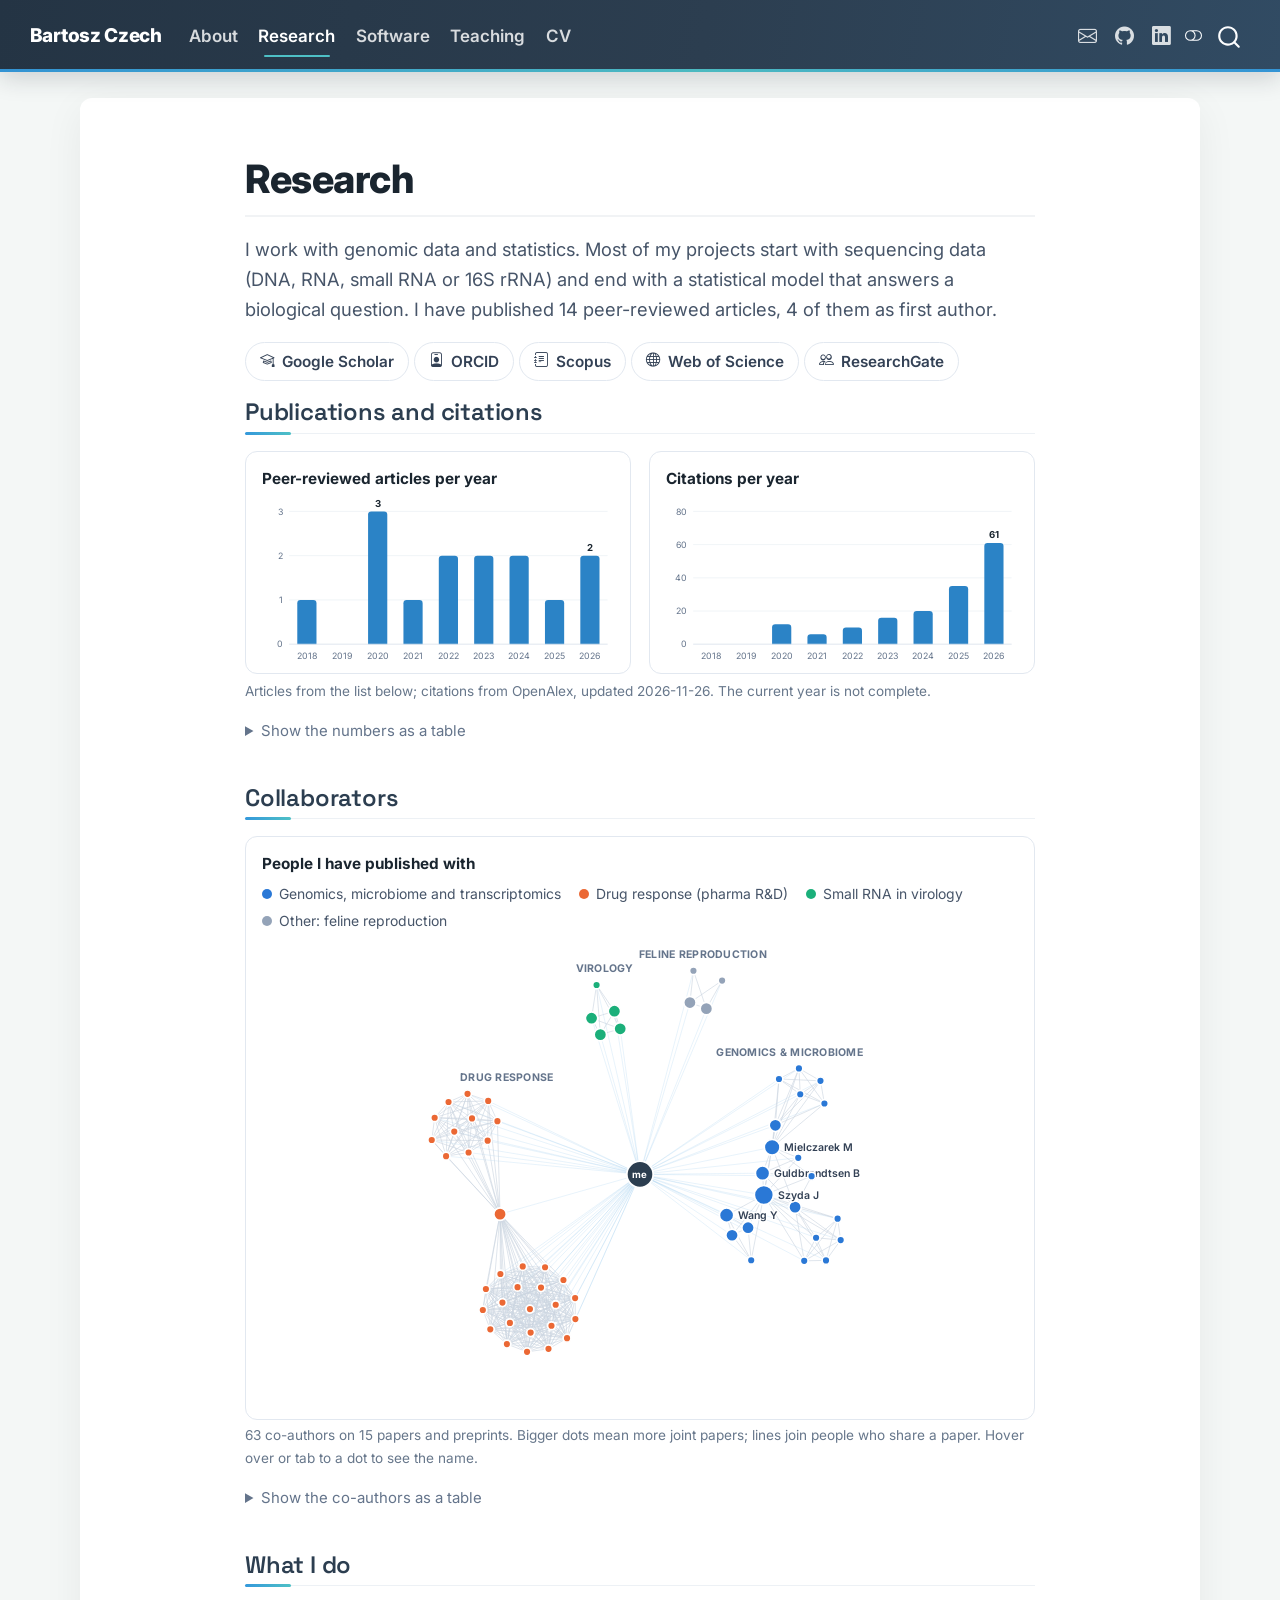
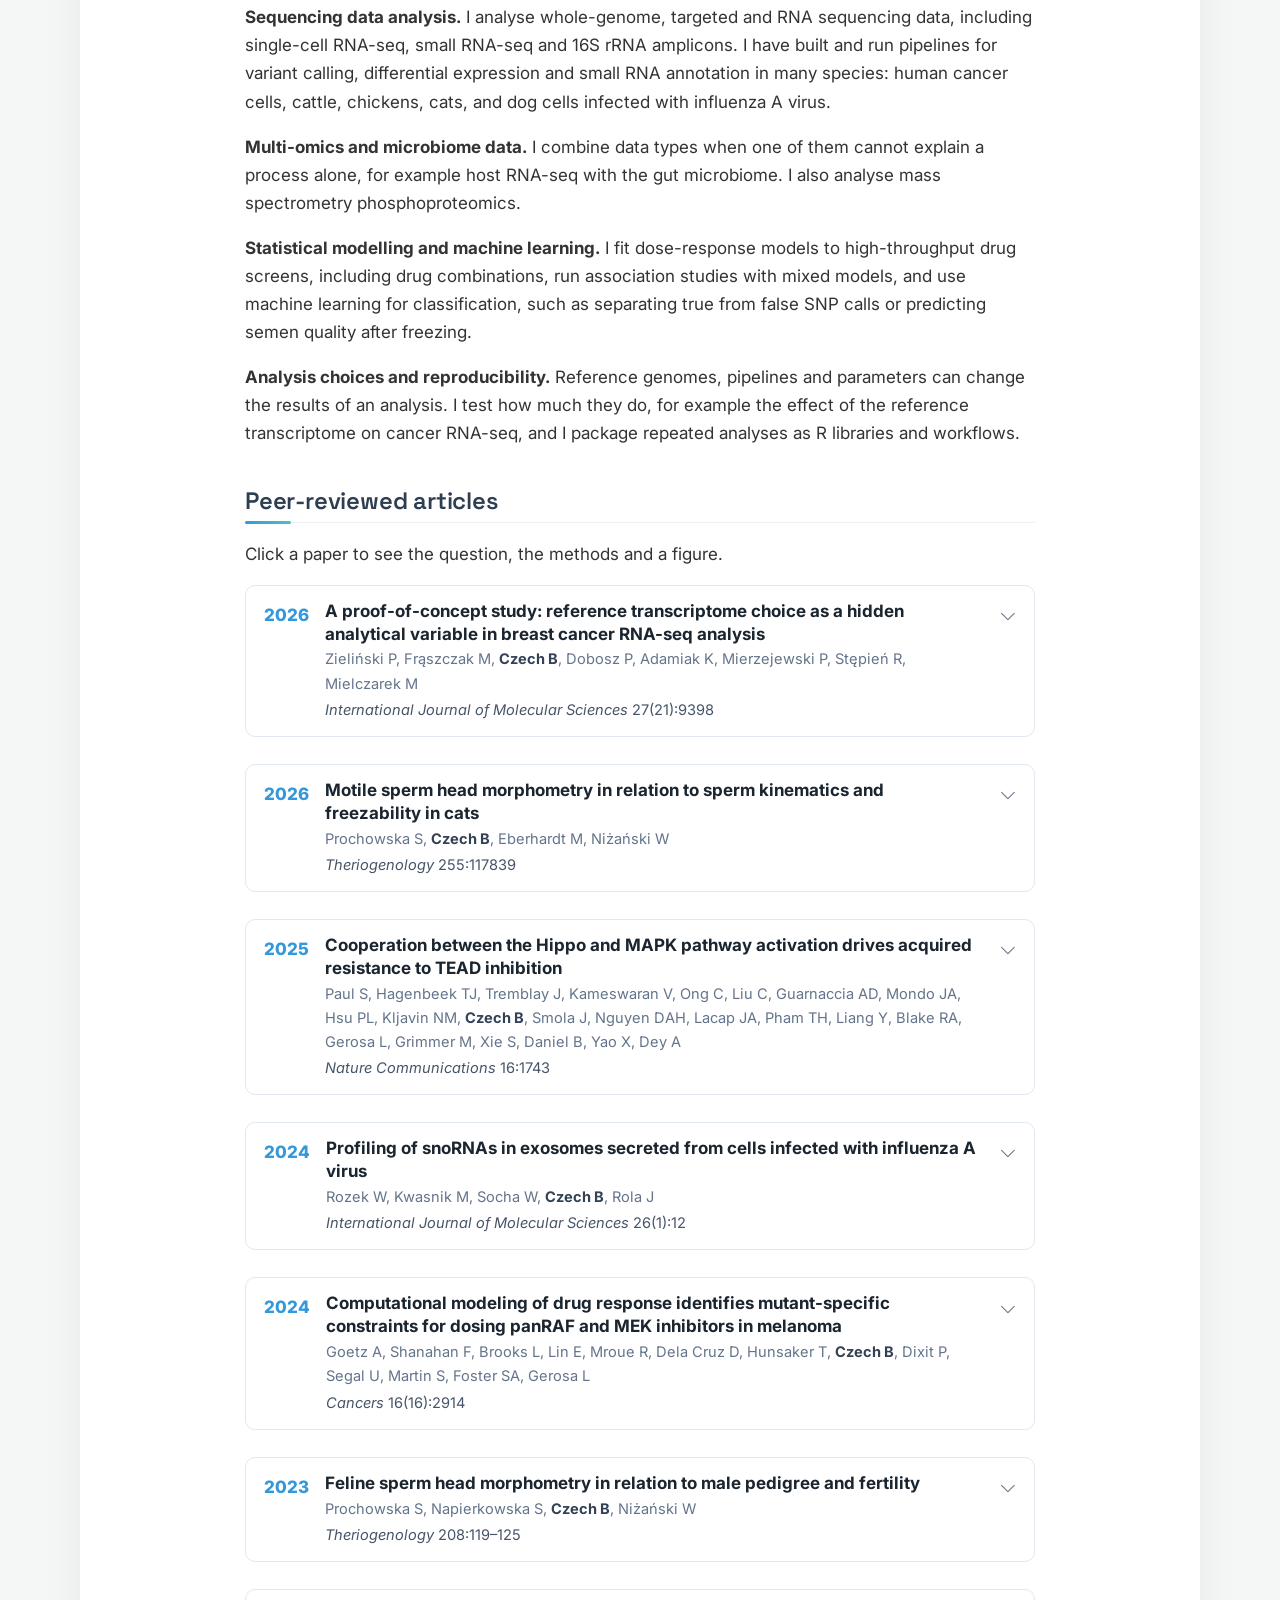
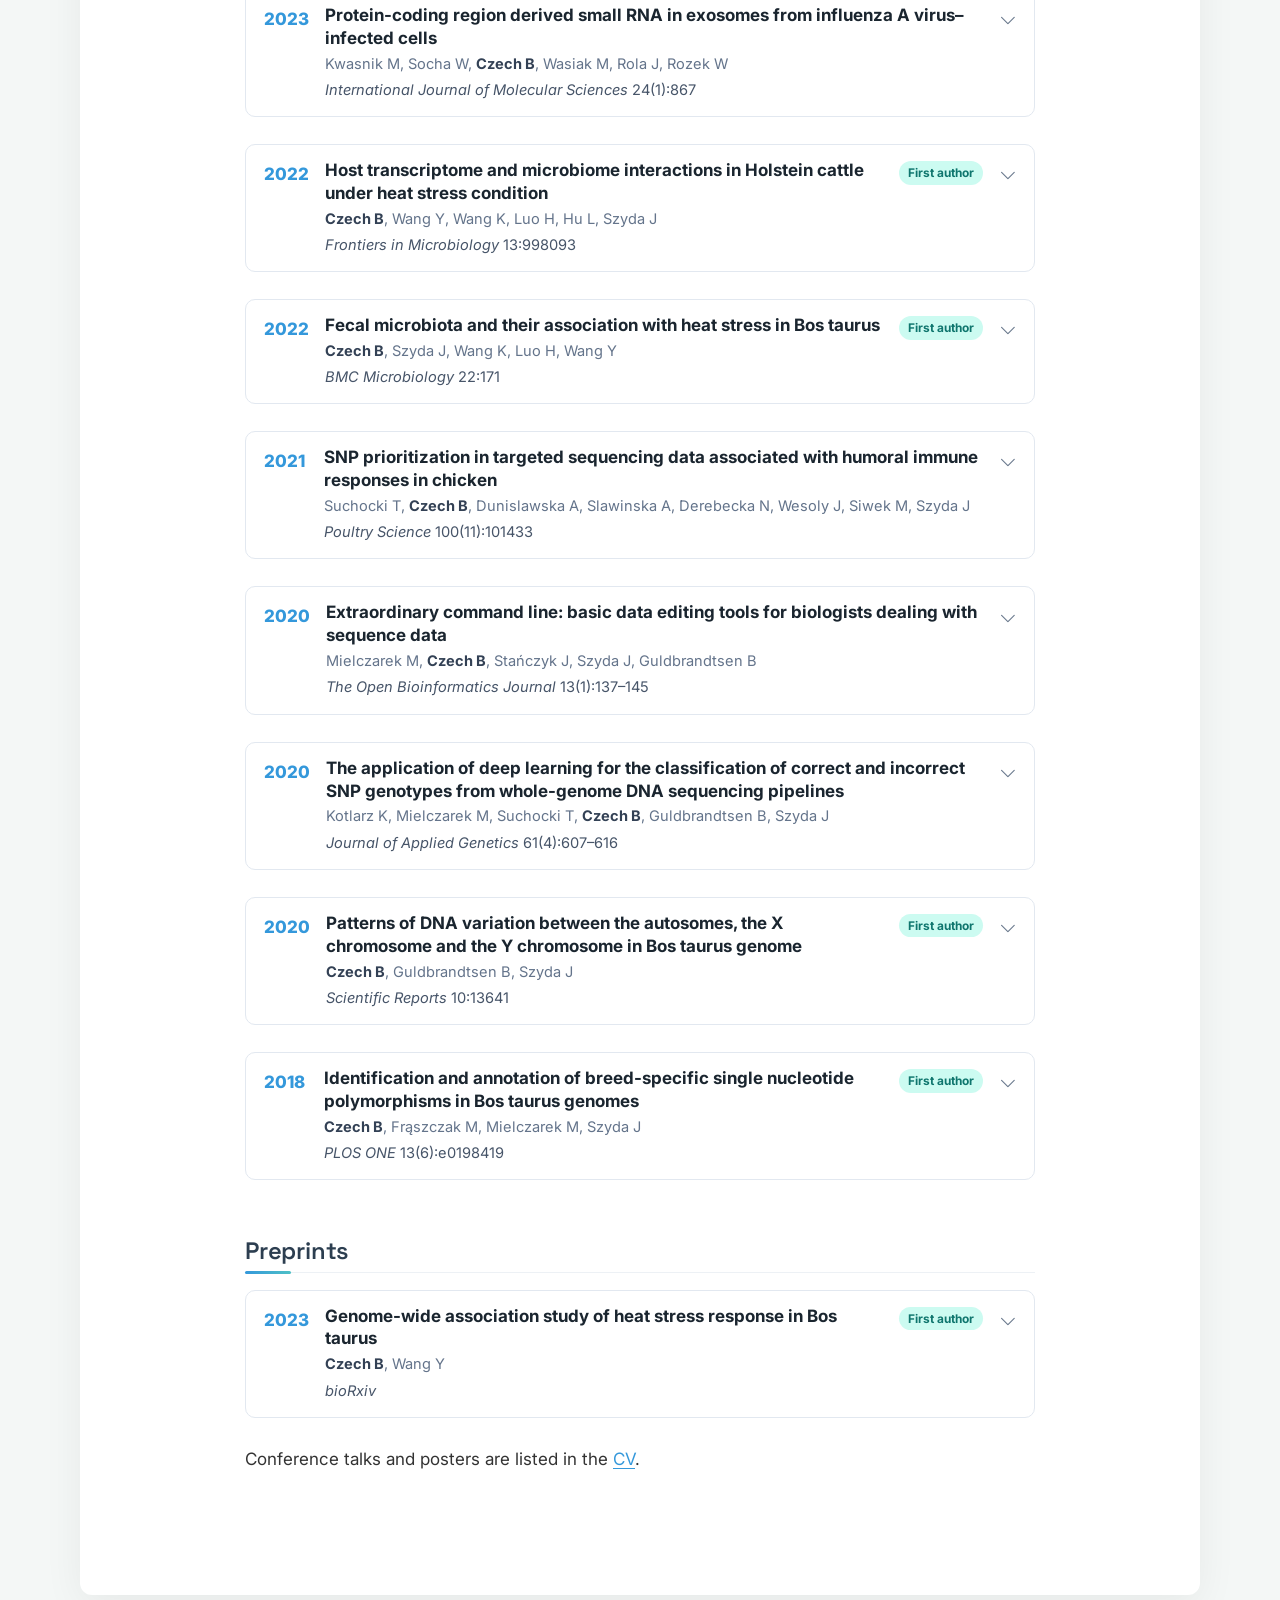
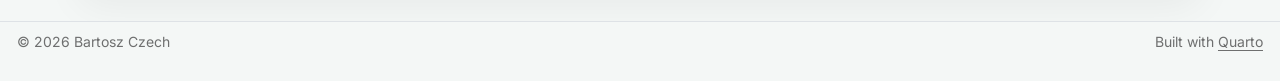
<file: research.html>
<!DOCTYPE html>
<html xmlns="http://www.w3.org/1999/xhtml" lang="en" xml:lang="en"><head>

<meta charset="utf-8">
<meta name="generator" content="quarto-1.10.18">

<meta name="viewport" content="width=device-width, initial-scale=1.0, user-scalable=yes">


<title>Research – Bartosz Czech</title>
<style>
/* Default styles provided by pandoc.
** See https://pandoc.org/MANUAL.html#variables-for-html for config info.
*/
span.smallcaps{font-variant: small-caps;}
div.columns{display: flex; gap: 1.5em;}
div.column{flex: auto;}
@media screen {
div.columns{gap: min(4vw, 1.5em);}
div.column{overflow-x: auto;}
}
div.hanging-indent{margin-left: 1.5em; text-indent: -1.5em;}
ul.task-list{list-style: none;}
ul.task-list li input[type="checkbox"] {
  width: 0.8em;
  margin: 0 0.8em 0.2em -1em; /* quarto-specific, see https://github.com/quarto-dev/quarto-cli/issues/4556 */ 
  vertical-align: middle;
}
</style>


<script src="site_libs/quarto-nav/quarto-nav.js"></script>
<script src="site_libs/clipboard/clipboard.min.js"></script>
<script src="site_libs/quarto-search/autocomplete.umd.js"></script>
<script src="site_libs/quarto-search/fuse.min.js"></script>
<script src="site_libs/quarto-search/quarto-search.js"></script>
<meta name="quarto:offset" content="./">
<link href="./img/favicon-dna.svg" rel="icon" type="image/svg+xml">
<script src="site_libs/quarto-html/quarto.js" type="module"></script>
<script src="site_libs/quarto-html/tabsets/tabsets.js" type="module"></script>
<script src="site_libs/quarto-html/popper.min.js"></script>
<script src="site_libs/quarto-html/tippy.umd.min.js"></script>
<link href="site_libs/quarto-html/tippy.css" rel="stylesheet">
<link href="site_libs/quarto-html/quarto-syntax-highlighting-bb62276ab45c84d9efd712f51ff97b5a.css" rel="stylesheet" class="quarto-color-scheme" id="quarto-text-highlighting-styles">
<link href="site_libs/quarto-html/quarto-syntax-highlighting-dark-5a1953863e1f72ef3b996ef827f01ca7.css" rel="stylesheet" class="quarto-color-scheme quarto-color-alternate" id="quarto-text-highlighting-styles">
<link href="site_libs/quarto-html/quarto-syntax-highlighting-bb62276ab45c84d9efd712f51ff97b5a.css" rel="stylesheet" class="quarto-color-scheme-extra" id="quarto-text-highlighting-styles">
<script src="site_libs/bootstrap/bootstrap.min.js"></script>
<link href="site_libs/bootstrap/bootstrap-icons.css" rel="stylesheet">
<link href="site_libs/bootstrap/bootstrap-807a3ef7420e693b71a159b39d98cae9.min.css" rel="stylesheet" append-hash="true" class="quarto-color-scheme" id="quarto-bootstrap" data-mode="light">
<link href="site_libs/bootstrap/bootstrap-dark-ee02cde33f7a20b19ac4eed3c03a6296.min.css" rel="stylesheet" append-hash="true" class="quarto-color-scheme quarto-color-alternate" id="quarto-bootstrap" data-mode="dark">
<link href="site_libs/bootstrap/bootstrap-807a3ef7420e693b71a159b39d98cae9.min.css" rel="stylesheet" append-hash="true" class="quarto-color-scheme-extra" id="quarto-bootstrap" data-mode="light">
<script id="quarto-search-options" type="application/json">{
  "location": "navbar",
  "copy-button": false,
  "collapse-after": 3,
  "panel-placement": "end",
  "type": "overlay",
  "limit": 50,
  "keyboard-shortcut": [
    "f",
    "/",
    "s"
  ],
  "show-item-context": false,
  "language": {
    "search-no-results-text": "No results",
    "search-matching-documents-text": "matching documents",
    "search-copy-link-title": "Copy link to search",
    "search-hide-matches-text": "Hide additional matches",
    "search-more-match-text": "more match in this document",
    "search-more-matches-text": "more matches in this document",
    "search-clear-button-title": "Clear",
    "search-text-placeholder": "",
    "search-detached-cancel-button-title": "Cancel",
    "search-submit-button-title": "Submit",
    "search-label": "Search"
  }
}</script>
<style>html{ scroll-behavior: smooth; }</style>
<link rel="apple-touch-icon" href="./img/apple-touch-icon-dna.png">


<meta property="og:title" content="Research – Bartosz Czech">
<meta property="og:description" content="Bartosz Czech, PhD, Eng. Bioinformatician and computational biologist at Wrocław University of Environmental and Life Sciences.">
<meta property="og:image" content="https://bczech.github.io/img/og-card.png">
<meta property="og:site_name" content="Bartosz Czech">
<meta property="og:image:height" content="630">
<meta property="og:image:width" content="1200">
<meta name="twitter:title" content="Research – Bartosz Czech">
<meta name="twitter:description" content="Bartosz Czech, PhD, Eng. Bioinformatician and computational biologist at Wrocław University of Environmental and Life Sciences.">
<meta name="twitter:image" content="https://bczech.github.io/img/og-card.png">
<meta name="twitter:card" content="summary_large_image">
<meta name="twitter:image-height" content="630">
<meta name="twitter:image-width" content="1200">
</head>

<body class="nav-fixed fullcontent quarto-light"><script id="quarto-html-before-body" type="application/javascript">
    const toggleBodyColorMode = (bsSheetEl) => {
      const mode = bsSheetEl.getAttribute("data-mode");
      const bodyEl = window.document.querySelector("body");
      if (mode === "dark") {
        bodyEl.classList.add("quarto-dark");
        bodyEl.classList.remove("quarto-light");
      } else {
        bodyEl.classList.add("quarto-light");
        bodyEl.classList.remove("quarto-dark");
      }
    }
    const toggleBodyColorPrimary = () => {
      const bsSheetEl = window.document.querySelector("link#quarto-bootstrap:not([rel=disabled-stylesheet])");
      if (bsSheetEl) {
        toggleBodyColorMode(bsSheetEl);
      }
    }
    const setColorSchemeToggle = (alternate) => {
      const toggles = window.document.querySelectorAll('.quarto-color-scheme-toggle');
      for (let i=0; i < toggles.length; i++) {
        const toggle = toggles[i];
        if (toggle) {
          if (alternate) {
            toggle.classList.add("alternate");
          } else {
            toggle.classList.remove("alternate");
          }
        }
      }
    };
    const toggleColorMode = (alternate) => {
      // Switch the stylesheets
      const primaryStylesheets = window.document.querySelectorAll('link.quarto-color-scheme:not(.quarto-color-alternate)');
      const alternateStylesheets = window.document.querySelectorAll('link.quarto-color-scheme.quarto-color-alternate');
      manageTransitions('#quarto-margin-sidebar .nav-link', false);
      if (alternate) {
        // note: dark is layered on light, we don't disable primary!
        enableStylesheet(alternateStylesheets);
        for (const sheetNode of alternateStylesheets) {
          if (sheetNode.id === "quarto-bootstrap") {
            toggleBodyColorMode(sheetNode);
          }
        }
      } else {
        disableStylesheet(alternateStylesheets);
        enableStylesheet(primaryStylesheets)
        toggleBodyColorPrimary();
      }
      manageTransitions('#quarto-margin-sidebar .nav-link', true);
      // Switch the toggles
      setColorSchemeToggle(alternate)
      // Hack to workaround the fact that safari doesn't
      // properly recolor the scrollbar when toggling (#1455)
      if (navigator.userAgent.indexOf('Safari') > 0 && navigator.userAgent.indexOf('Chrome') == -1) {
        manageTransitions("body", false);
        window.scrollTo(0, 1);
        setTimeout(() => {
          window.scrollTo(0, 0);
          manageTransitions("body", true);
        }, 40);
      }
    }
    const disableStylesheet = (stylesheets) => {
      for (let i=0; i < stylesheets.length; i++) {
        const stylesheet = stylesheets[i];
        stylesheet.rel = 'disabled-stylesheet';
      }
    }
    const enableStylesheet = (stylesheets) => {
      for (let i=0; i < stylesheets.length; i++) {
        const stylesheet = stylesheets[i];
        if(stylesheet.rel !== 'stylesheet') { // for Chrome, which will still FOUC without this check
          stylesheet.rel = 'stylesheet';
        }
      }
    }
    const manageTransitions = (selector, allowTransitions) => {
      const els = window.document.querySelectorAll(selector);
      for (let i=0; i < els.length; i++) {
        const el = els[i];
        if (allowTransitions) {
          el.classList.remove('notransition');
        } else {
          el.classList.add('notransition');
        }
      }
    }
    const isFileUrl = () => {
      return window.location.protocol === 'file:';
    }
    const hasAlternateSentinel = () => {
      let styleSentinel = getColorSchemeSentinel();
      if (styleSentinel !== null) {
        return styleSentinel === "alternate";
      } else {
        return false;
      }
    }
    const setStyleSentinel = (alternate) => {
      const value = alternate ? "alternate" : "default";
      if (!isFileUrl()) {
        window.localStorage.setItem("quarto-color-scheme", value);
      } else {
        localAlternateSentinel = value;
      }
    }
    const getColorSchemeSentinel = () => {
      if (!isFileUrl()) {
        const storageValue = window.localStorage.getItem("quarto-color-scheme");
        return storageValue != null ? storageValue : localAlternateSentinel;
      } else {
        return localAlternateSentinel;
      }
    }
    const toggleGiscusIfUsed = (isAlternate, darkModeDefault) => {
      const baseTheme = document.querySelector('#giscus-base-theme')?.value ?? 'light';
      const alternateTheme = document.querySelector('#giscus-alt-theme')?.value ?? 'dark';
      let newTheme = '';
      if(authorPrefersDark) {
        newTheme = isAlternate ? baseTheme : alternateTheme;
      } else {
        newTheme = isAlternate ? alternateTheme : baseTheme;
      }
      const changeGiscusTheme = () => {
        // From: https://github.com/giscus/giscus/issues/336
        const sendMessage = (message) => {
          const iframe = document.querySelector('iframe.giscus-frame');
          if (!iframe) return;
          iframe.contentWindow.postMessage({ giscus: message }, 'https://giscus.app');
        }
        sendMessage({
          setConfig: {
            theme: newTheme
          }
        });
      }
      const isGiscussLoaded = window.document.querySelector('iframe.giscus-frame') !== null;
      if (isGiscussLoaded) {
        changeGiscusTheme();
      }
    };
    const authorPrefersDark = false;
    const queryPrefersDark = window.matchMedia('(prefers-color-scheme: dark)');
    const darkModeDefault = queryPrefersDark.matches;
      document.querySelector('link#quarto-text-highlighting-styles.quarto-color-scheme-extra').rel = 'disabled-stylesheet';
      document.querySelector('link#quarto-bootstrap.quarto-color-scheme-extra').rel = 'disabled-stylesheet';
    let localAlternateSentinel = darkModeDefault ? 'alternate' : 'default';
    // Dark / light mode switch
    window.quartoToggleColorScheme = () => {
      // Read the current dark / light value
      let toAlternate = !hasAlternateSentinel();
      toggleColorMode(toAlternate);
      setStyleSentinel(toAlternate);
      toggleGiscusIfUsed(toAlternate, darkModeDefault);
      window.dispatchEvent(new Event('resize'));
    };
    queryPrefersDark.addEventListener("change", e => {
      if(window.localStorage.getItem("quarto-color-scheme") !== null)
        return;
      const alternate = e.matches
      toggleColorMode(alternate);
      localAlternateSentinel = e.matches ? 'alternate' : 'default'; // this is used alongside local storage!
      toggleGiscusIfUsed(alternate, darkModeDefault);
    });
    // Switch to dark mode if need be
    if (hasAlternateSentinel()) {
      toggleColorMode(true);
    } else {
      toggleColorMode(false);
    }
  </script>

<div id="quarto-search-results"></div>
  <header id="quarto-header" class="headroom fixed-top">
    <nav class="navbar navbar-expand-lg " data-bs-theme="dark">
      <div class="navbar-container container-fluid">
      <div class="navbar-brand-container mx-auto">
    <a class="navbar-brand" href="./index.html">
    <span class="navbar-title">Bartosz Czech</span>
    </a>
  </div>
            <div id="quarto-search" class="" title="Search"></div>
          <button class="navbar-toggler" type="button" data-bs-toggle="collapse" data-bs-target="#navbarCollapse" aria-controls="navbarCollapse" role="menu" aria-expanded="false" aria-label="Toggle navigation" onclick="if (window.quartoToggleHeadroom) { window.quartoToggleHeadroom(); }">
  <span class="navbar-toggler-icon"></span>
</button>
          <div class="collapse navbar-collapse" id="navbarCollapse">
            <ul class="navbar-nav navbar-nav-scroll me-auto">
  <li class="nav-item">
    <a class="nav-link" href="./index.html"> 
<span class="menu-text">About</span></a>
  </li>  
  <li class="nav-item">
    <a class="nav-link active" href="./research.html" aria-current="page"> 
<span class="menu-text">Research</span></a>
  </li>  
  <li class="nav-item">
    <a class="nav-link" href="./software.html"> 
<span class="menu-text">Software</span></a>
  </li>  
  <li class="nav-item">
    <a class="nav-link" href="https://bczech.github.io/teaching/"> 
<span class="menu-text">Teaching</span></a>
  </li>  
  <li class="nav-item">
    <a class="nav-link" href="./cv.html"> 
<span class="menu-text">CV</span></a>
  </li>  
</ul>
            <ul class="navbar-nav navbar-nav-scroll ms-auto">
  <li class="nav-item compact">
    <a class="nav-link" href="mailto:bartosz.w.czech@gmail.com"> <i class="bi bi-envelope" role="img" aria-label="Email">
</i> 
<span class="menu-text"></span></a>
  </li>  
  <li class="nav-item compact">
    <a class="nav-link" href="https://github.com/bczech"> <i class="bi bi-github" role="img" aria-label="GitHub">
</i> 
<span class="menu-text"></span></a>
  </li>  
  <li class="nav-item compact">
    <a class="nav-link" href="https://www.linkedin.com/in/bczech"> <i class="bi bi-linkedin" role="img" aria-label="LinkedIn">
</i> 
<span class="menu-text"></span></a>
  </li>  
</ul>
          </div> <!-- /navcollapse -->
            <div class="quarto-navbar-tools">
  <a href="" class="quarto-color-scheme-toggle quarto-navigation-tool  px-1" onclick="window.quartoToggleColorScheme(); return false;" title="Toggle dark mode"><i class="bi"></i></a>
</div>
      </div> <!-- /container-fluid -->
    </nav>
</header>
<!-- content -->
<div id="quarto-content" class="quarto-container page-columns page-rows-contents page-layout-article page-navbar">
<!-- sidebar -->
<!-- margin-sidebar -->
    
<!-- main -->
<main class="content" id="quarto-document-content">


<header id="title-block-header" class="quarto-title-block default">
<div class="quarto-title">
<h1 class="title">Research</h1>
</div>



<div class="quarto-title-meta">

    
  
    
  </div>
  


</header>


<div class="pf-lead">
<p>I work with genomic data and statistics. Most of my projects start with sequencing data (DNA, RNA, small RNA or 16S rRNA) and end with a statistical model that answers a biological question. I have published 14 peer-reviewed articles, 4 of them as first author.</p>
</div>
<div class="pf-links">
<p><a href="https://scholar.google.com/citations?user=JYaz528AAAAJ&amp;hl=en" class="pf-btn"><i class="bi bi-mortarboard"></i> Google Scholar</a> <a href="https://orcid.org/0000-0002-9908-3007" class="pf-btn"><i class="bi bi-person-badge"></i> ORCID</a> <a href="https://www.scopus.com/authid/detail.uri?authorId=57202362761" class="pf-btn"><i class="bi bi-journal-text"></i> Scopus</a> <a href="https://www.webofscience.com/wos/author/record/AAZ-4115-2020" class="pf-btn"><i class="bi bi-globe"></i> Web of Science</a> <a href="https://www.researchgate.net/profile/Bartosz-Czech" class="pf-btn"><i class="bi bi-people"></i> ResearchGate</a></p>
</div>
<section id="publications-and-citations" class="level2">
<h2 data-anchor-id="publications-and-citations">Publications and citations</h2>
<div class="pf-charts">
<figure class="pf-chart figure" id="chart-articles"><figcaption class="pf-chart-title">Peer-reviewed articles per year</figcaption><svg viewbox="0 0 440 210" class="pf-chart-svg" role="img" aria-label="Peer-reviewed articles per year, 2018 to 2026"><line class="pf-grid" x1="34" x2="432" y1="184.0" y2="184.0"></line><text class="pf-axis" x="26" y="188.0" text-anchor="end">0</text><line class="pf-grid" x1="34" x2="432" y1="128.7" y2="128.7"></line><text class="pf-axis" x="26" y="132.7" text-anchor="end">1</text><line class="pf-grid" x1="34" x2="432" y1="73.3" y2="73.3"></line><text class="pf-axis" x="26" y="77.3" text-anchor="end">2</text><line class="pf-grid" x1="34" x2="432" y1="18.0" y2="18.0"></line><text class="pf-axis" x="26" y="22.0" text-anchor="end">3</text><path class="pf-col" d="M44.1,184.0 L44.1,132.7 Q44.1,128.7 48.1,128.7 L64.1,128.7 Q68.1,128.7 68.1,132.7 L68.1,184.0 Z"></path><text class="pf-axis" x="56.1" y="202" text-anchor="middle">2018</text><rect class="pf-hit" x="34.0" y="18" width="44.2" height="166.0" tabindex="0" data-tip="1 article in 2018"><title>1 article in 2018</title></rect><text class="pf-axis" x="100.3" y="202" text-anchor="middle">2019</text><rect class="pf-hit" x="78.2" y="18" width="44.2" height="166.0" tabindex="0" data-tip="0 articles in 2019"><title>0 articles in 2019</title></rect><path class="pf-col" d="M132.6,184.0 L132.6,22.0 Q132.6,18.0 136.6,18.0 L152.6,18.0 Q156.6,18.0 156.6,22.0 L156.6,184.0 Z"></path><text class="pf-val" x="144.6" y="12.0" text-anchor="middle">3</text><text class="pf-axis" x="144.6" y="202" text-anchor="middle">2020</text><rect class="pf-hit" x="122.4" y="18" width="44.2" height="166.0" tabindex="0" data-tip="3 articles in 2020"><title>3 articles in 2020</title></rect><path class="pf-col" d="M176.8,184.0 L176.8,132.7 Q176.8,128.7 180.8,128.7 L196.8,128.7 Q200.8,128.7 200.8,132.7 L200.8,184.0 Z"></path><text class="pf-axis" x="188.8" y="202" text-anchor="middle">2021</text><rect class="pf-hit" x="166.7" y="18" width="44.2" height="166.0" tabindex="0" data-tip="1 article in 2021"><title>1 article in 2021</title></rect><path class="pf-col" d="M221.0,184.0 L221.0,77.3 Q221.0,73.3 225.0,73.3 L241.0,73.3 Q245.0,73.3 245.0,77.3 L245.0,184.0 Z"></path><text class="pf-axis" x="233.0" y="202" text-anchor="middle">2022</text><rect class="pf-hit" x="210.9" y="18" width="44.2" height="166.0" tabindex="0" data-tip="2 articles in 2022"><title>2 articles in 2022</title></rect><path class="pf-col" d="M265.2,184.0 L265.2,77.3 Q265.2,73.3 269.2,73.3 L285.2,73.3 Q289.2,73.3 289.2,77.3 L289.2,184.0 Z"></path><text class="pf-axis" x="277.2" y="202" text-anchor="middle">2023</text><rect class="pf-hit" x="255.1" y="18" width="44.2" height="166.0" tabindex="0" data-tip="2 articles in 2023"><title>2 articles in 2023</title></rect><path class="pf-col" d="M309.4,184.0 L309.4,77.3 Q309.4,73.3 313.4,73.3 L329.4,73.3 Q333.4,73.3 333.4,77.3 L333.4,184.0 Z"></path><text class="pf-axis" x="321.4" y="202" text-anchor="middle">2024</text><rect class="pf-hit" x="299.3" y="18" width="44.2" height="166.0" tabindex="0" data-tip="2 articles in 2024"><title>2 articles in 2024</title></rect><path class="pf-col" d="M353.7,184.0 L353.7,132.7 Q353.7,128.7 357.7,128.7 L373.7,128.7 Q377.7,128.7 377.7,132.7 L377.7,184.0 Z"></path><text class="pf-axis" x="365.7" y="202" text-anchor="middle">2025</text><rect class="pf-hit" x="343.6" y="18" width="44.2" height="166.0" tabindex="0" data-tip="1 article in 2025"><title>1 article in 2025</title></rect><path class="pf-col" d="M397.9,184.0 L397.9,77.3 Q397.9,73.3 401.9,73.3 L417.9,73.3 Q421.9,73.3 421.9,77.3 L421.9,184.0 Z"></path><text class="pf-val" x="409.9" y="67.3" text-anchor="middle">2</text><text class="pf-axis" x="409.9" y="202" text-anchor="middle">2026</text><rect class="pf-hit" x="387.8" y="18" width="44.2" height="166.0" tabindex="0" data-tip="2 articles in 2026"><title>2 articles in 2026</title></rect><line class="pf-baseline" x1="34" x2="432" y1="184.0" y2="184.0"></line></svg></figure>
<figure class="pf-chart figure" id="chart-citations"><figcaption class="pf-chart-title">Citations per year</figcaption><svg viewbox="0 0 440 210" class="pf-chart-svg" role="img" aria-label="Citations per year, 2018 to 2026"><line class="pf-grid" x1="34" x2="432" y1="184.0" y2="184.0"></line><text class="pf-axis" x="26" y="188.0" text-anchor="end">0</text><line class="pf-grid" x1="34" x2="432" y1="142.5" y2="142.5"></line><text class="pf-axis" x="26" y="146.5" text-anchor="end">20</text><line class="pf-grid" x1="34" x2="432" y1="101.0" y2="101.0"></line><text class="pf-axis" x="26" y="105.0" text-anchor="end">40</text><line class="pf-grid" x1="34" x2="432" y1="59.5" y2="59.5"></line><text class="pf-axis" x="26" y="63.5" text-anchor="end">60</text><line class="pf-grid" x1="34" x2="432" y1="18.0" y2="18.0"></line><text class="pf-axis" x="26" y="22.0" text-anchor="end">80</text><text class="pf-axis" x="56.1" y="202" text-anchor="middle">2018</text><rect class="pf-hit" x="34.0" y="18" width="44.2" height="166.0" tabindex="0" data-tip="0 citations in 2018"><title>0 citations in 2018</title></rect><text class="pf-axis" x="100.3" y="202" text-anchor="middle">2019</text><rect class="pf-hit" x="78.2" y="18" width="44.2" height="166.0" tabindex="0" data-tip="0 citations in 2019"><title>0 citations in 2019</title></rect><path class="pf-col" d="M132.6,184.0 L132.6,163.1 Q132.6,159.1 136.6,159.1 L152.6,159.1 Q156.6,159.1 156.6,163.1 L156.6,184.0 Z"></path><text class="pf-axis" x="144.6" y="202" text-anchor="middle">2020</text><rect class="pf-hit" x="122.4" y="18" width="44.2" height="166.0" tabindex="0" data-tip="12 citations in 2020"><title>12 citations in 2020</title></rect><path class="pf-col" d="M176.8,184.0 L176.8,175.6 Q176.8,171.6 180.8,171.6 L196.8,171.6 Q200.8,171.6 200.8,175.6 L200.8,184.0 Z"></path><text class="pf-axis" x="188.8" y="202" text-anchor="middle">2021</text><rect class="pf-hit" x="166.7" y="18" width="44.2" height="166.0" tabindex="0" data-tip="6 citations in 2021"><title>6 citations in 2021</title></rect><path class="pf-col" d="M221.0,184.0 L221.0,167.2 Q221.0,163.2 225.0,163.2 L241.0,163.2 Q245.0,163.2 245.0,167.2 L245.0,184.0 Z"></path><text class="pf-axis" x="233.0" y="202" text-anchor="middle">2022</text><rect class="pf-hit" x="210.9" y="18" width="44.2" height="166.0" tabindex="0" data-tip="10 citations in 2022"><title>10 citations in 2022</title></rect><path class="pf-col" d="M265.2,184.0 L265.2,154.8 Q265.2,150.8 269.2,150.8 L285.2,150.8 Q289.2,150.8 289.2,154.8 L289.2,184.0 Z"></path><text class="pf-axis" x="277.2" y="202" text-anchor="middle">2023</text><rect class="pf-hit" x="255.1" y="18" width="44.2" height="166.0" tabindex="0" data-tip="16 citations in 2023"><title>16 citations in 2023</title></rect><path class="pf-col" d="M309.4,184.0 L309.4,146.5 Q309.4,142.5 313.4,142.5 L329.4,142.5 Q333.4,142.5 333.4,146.5 L333.4,184.0 Z"></path><text class="pf-axis" x="321.4" y="202" text-anchor="middle">2024</text><rect class="pf-hit" x="299.3" y="18" width="44.2" height="166.0" tabindex="0" data-tip="20 citations in 2024"><title>20 citations in 2024</title></rect><path class="pf-col" d="M353.7,184.0 L353.7,115.4 Q353.7,111.4 357.7,111.4 L373.7,111.4 Q377.7,111.4 377.7,115.4 L377.7,184.0 Z"></path><text class="pf-axis" x="365.7" y="202" text-anchor="middle">2025</text><rect class="pf-hit" x="343.6" y="18" width="44.2" height="166.0" tabindex="0" data-tip="35 citations in 2025"><title>35 citations in 2025</title></rect><path class="pf-col" d="M397.9,184.0 L397.9,61.4 Q397.9,57.4 401.9,57.4 L417.9,57.4 Q421.9,57.4 421.9,61.4 L421.9,184.0 Z"></path><text class="pf-val" x="409.9" y="51.4" text-anchor="middle">61</text><text class="pf-axis" x="409.9" y="202" text-anchor="middle">2026</text><rect class="pf-hit" x="387.8" y="18" width="44.2" height="166.0" tabindex="0" data-tip="61 citations in 2026"><title>61 citations in 2026</title></rect><line class="pf-baseline" x1="34" x2="432" y1="184.0" y2="184.0"></line></svg></figure>
</div>
<p class="pf-note">Articles from the list below; citations from OpenAlex, updated 2026-11-26. The current year is not complete.</p>
<details class="pf-chart-data"><summary>Show the numbers as a table</summary>
<table class="table table-sm caption-top">
<thead>
<tr class="header">
<th data-quarto-table-cell-role="th">Year</th>
<th data-quarto-table-cell-role="th">Articles</th>
<th data-quarto-table-cell-role="th">Citations</th>
</tr>
</thead>
<tbody>
<tr class="odd">
<td>2018</td>
<td>1</td>
<td>0</td>
</tr>
<tr class="even">
<td>2019</td>
<td>0</td>
<td>0</td>
</tr>
<tr class="odd">
<td>2020</td>
<td>3</td>
<td>12</td>
</tr>
<tr class="even">
<td>2021</td>
<td>1</td>
<td>6</td>
</tr>
<tr class="odd">
<td>2022</td>
<td>2</td>
<td>10</td>
</tr>
<tr class="even">
<td>2023</td>
<td>2</td>
<td>16</td>
</tr>
<tr class="odd">
<td>2024</td>
<td>2</td>
<td>20</td>
</tr>
<tr class="even">
<td>2025</td>
<td>1</td>
<td>35</td>
</tr>
<tr class="odd">
<td>2026</td>
<td>2</td>
<td>61</td>
</tr>
</tbody>
</table>
</details>
</section>
<section id="collaborators" class="level2">
<h2 data-anchor-id="collaborators">Collaborators</h2>
<figure class="pf-chart pf-net figure">
<figcaption class="pf-chart-title">People I have published with</figcaption>
<ul class="pf-net-legend"><li><span class="pf-net-key pf-a-genomics"></span>Genomics, microbiome and transcriptomics</li><li><span class="pf-net-key pf-a-drug"></span>Drug response (pharma R&amp;D)</li><li><span class="pf-net-key pf-a-virology"></span>Small RNA in virology</li><li><span class="pf-net-key pf-a-other"></span>Other: feline reproduction</li></ul>
<div class="pf-net-scroll">
<svg class="pf-chart-svg pf-net-svg" viewbox="0 0 860 540" role="img" aria-label="Network of 63 co-authors, grouped into collaboration circles. The table below lists the co-authors with two or more joint papers.">
<g class="pf-net-edges">
<line class="pf-net-spoke" data-a="0" x1="430.0" y1="270.0" x2="635.3" y2="163.6"></line>
<line class="pf-net-spoke" data-a="1" x1="430.0" y1="270.0" x2="347.0" y2="456.4"></line>
<line class="pf-net-spoke" data-a="2" x1="430.0" y1="270.0" x2="209.4" y2="249.3"></line>
<line class="pf-net-spoke" data-a="3" x1="430.0" y1="270.0" x2="317.4" y2="398.8"></line>
<line class="pf-net-spoke" data-a="4" x1="430.0" y1="270.0" x2="238.9" y2="206.4"></line>
<line class="pf-net-spoke" data-a="5" x1="430.0" y1="270.0" x2="654.8" y2="320.4"></line>
<line class="pf-net-spoke" data-a="6" x1="430.0" y1="270.0" x2="296.6" y2="374.7"></line>
<line class="pf-net-spoke" data-a="7" x1="430.0" y1="270.0" x2="218.7" y2="221.4"></line>
<line class="pf-net-spoke" data-a="8" x1="430.0" y1="270.0" x2="639.8" y2="189.4"></line>
<line class="pf-net-spoke" data-a="9" x1="430.0" y1="270.0" x2="630.3" y2="342.1"></line>
<line class="pf-net-spoke" data-a="10" x1="430.0" y1="270.0" x2="523.4" y2="49.6"></line>
<line class="pf-net-spoke" data-a="11" x1="430.0" y1="270.0" x2="196.4" y2="205.6"></line>
<line class="pf-net-spoke" data-a="12" x1="430.0" y1="270.0" x2="584.0" y2="214.2"></line>
<line class="pf-net-spoke" data-a="13" x1="430.0" y1="270.0" x2="270.8" y2="315.3"></line>
<line class="pf-net-spoke" data-a="14" x1="430.0" y1="270.0" x2="212.2" y2="187.7"></line>
<line class="pf-net-spoke" data-a="15" x1="430.0" y1="270.0" x2="271.2" y2="383.4"></line>
<line class="pf-net-spoke" data-a="16" x1="430.0" y1="270.0" x2="356.2" y2="410.8"></line>
<line class="pf-net-spoke" data-a="17" x1="430.0" y1="270.0" x2="569.4" y2="268.7"></line>
<line class="pf-net-spoke" data-a="18" x1="430.0" y1="270.0" x2="251.2" y2="424.3"></line>
<line class="pf-net-spoke" data-a="19" x1="430.0" y1="270.0" x2="282.0" y2="439.0"></line>
<line class="pf-net-spoke" data-a="20" x1="430.0" y1="270.0" x2="556.5" y2="367.7"></line>
<line class="pf-net-spoke" data-a="21" x1="430.0" y1="270.0" x2="193.1" y2="230.9"></line>
<line class="pf-net-spoke" data-a="22" x1="430.0" y1="270.0" x2="278.6" y2="463.1"></line>
<line class="pf-net-spoke" data-a="23" x1="430.0" y1="270.0" x2="304.8" y2="423.3"></line>
<line class="pf-net-spoke" data-a="24" x1="430.0" y1="270.0" x2="625.2" y2="272.1"></line>
<line class="pf-net-spoke" data-a="25" x1="430.0" y1="270.0" x2="400.9" y2="84.4"></line>
<line class="pf-net-spoke" data-a="26" x1="430.0" y1="270.0" x2="334.1" y2="418.3"></line>
<line class="pf-net-spoke" data-a="27" x1="430.0" y1="270.0" x2="325.9" y2="468.5"></line>
<line class="pf-net-spoke" data-a="28" x1="430.0" y1="270.0" x2="257.3" y2="186.5"></line>
<line class="pf-net-spoke" data-a="29" x1="430.0" y1="270.0" x2="273.5" y2="415.9"></line>
<line class="pf-net-spoke" data-a="30" x1="430.0" y1="270.0" x2="534.7" y2="339.3"></line>
<line class="pf-net-spoke" data-a="31" x1="430.0" y1="270.0" x2="235.0" y2="245.2"></line>
<line class="pf-net-spoke" data-a="32" x1="430.0" y1="270.0" x2="580.3" y2="239.1"></line>
<line class="pf-net-spoke" data-a="33" x1="430.0" y1="270.0" x2="612.3" y2="178.9"></line>
<line class="pf-net-spoke" data-a="34" x1="430.0" y1="270.0" x2="259.7" y2="446.3"></line>
<line class="pf-net-spoke" data-a="35" x1="430.0" y1="270.0" x2="256.7" y2="231.7"></line>
<line class="pf-net-spoke" data-a="36" x1="430.0" y1="270.0" x2="490.8" y2="38.4"></line>
<line class="pf-net-spoke" data-a="37" x1="430.0" y1="270.0" x2="322.0" y2="375.7"></line>
<line class="pf-net-spoke" data-a="38" x1="430.0" y1="270.0" x2="486.8" y2="74.6"></line>
<line class="pf-net-spoke" data-a="39" x1="430.0" y1="270.0" x2="301.5" y2="471.9"></line>
<line class="pf-net-spoke" data-a="40" x1="430.0" y1="270.0" x2="356.5" y2="434.7"></line>
<line class="pf-net-spoke" data-a="41" x1="430.0" y1="270.0" x2="329.3" y2="442.2"></line>
<line class="pf-net-spoke" data-a="42" x1="430.0" y1="270.0" x2="505.5" y2="81.5"></line>
<line class="pf-net-spoke" data-a="43" x1="430.0" y1="270.0" x2="374.9" y2="92.4"></line>
<line class="pf-net-spoke" data-a="44" x1="430.0" y1="270.0" x2="384.9" y2="111.1"></line>
<line class="pf-net-spoke" data-a="45" x1="430.0" y1="270.0" x2="267.8" y2="209.5"></line>
<line class="pf-net-spoke" data-a="46" x1="430.0" y1="270.0" x2="233.8" y2="178.4"></line>
<line class="pf-net-spoke" data-a="47" x1="430.0" y1="270.0" x2="658.3" y2="344.8"></line>
<line class="pf-net-spoke" data-a="48" x1="430.0" y1="270.0" x2="616.8" y2="368.4"></line>
<line class="pf-net-spoke" data-a="49" x1="430.0" y1="270.0" x2="254.7" y2="400.4"></line>
<line class="pf-net-spoke" data-a="50" x1="430.0" y1="270.0" x2="407.5" y2="104.4"></line>
<line class="pf-net-spoke" data-a="51" x1="430.0" y1="270.0" x2="610.0" y2="251.2"></line>
<line class="pf-net-spoke" data-a="52" x1="430.0" y1="270.0" x2="588.1" y2="161.5"></line>
<line class="pf-net-spoke" data-a="53" x1="430.0" y1="270.0" x2="606.4" y2="307.3"></line>
<line class="pf-net-spoke" data-a="54" x1="430.0" y1="270.0" x2="570.9" y2="293.5"></line>
<line class="pf-net-spoke" data-a="55" x1="430.0" y1="270.0" x2="290.7" y2="398.3"></line>
<line class="pf-net-spoke" data-a="56" x1="430.0" y1="270.0" x2="552.9" y2="330.7"></line>
<line class="pf-net-spoke" data-a="57" x1="430.0" y1="270.0" x2="528.5" y2="316.4"></line>
<line class="pf-net-spoke" data-a="58" x1="430.0" y1="270.0" x2="380.6" y2="54.6"></line>
<line class="pf-net-spoke" data-a="59" x1="430.0" y1="270.0" x2="641.6" y2="367.9"></line>
<line class="pf-net-spoke" data-a="60" x1="430.0" y1="270.0" x2="342.9" y2="390.2"></line>
<line class="pf-net-spoke" data-a="61" x1="430.0" y1="270.0" x2="305.6" y2="450.0"></line>
<line class="pf-net-spoke" data-a="62" x1="430.0" y1="270.0" x2="610.8" y2="149.5"></line>
<line class="pf-net-edge" data-a="0" data-b="8" x1="635.3" y1="163.6" x2="639.8" y2="189.4"></line>
<line class="pf-net-edge" data-a="0" data-b="12" x1="635.3" y1="163.6" x2="584.0" y2="214.2"></line>
<line class="pf-net-edge" data-a="0" data-b="32" x1="635.3" y1="163.6" x2="580.3" y2="239.1"></line>
<line class="pf-net-edge" data-a="0" data-b="33" x1="635.3" y1="163.6" x2="612.3" y2="178.9"></line>
<line class="pf-net-edge" data-a="0" data-b="52" x1="635.3" y1="163.6" x2="588.1" y2="161.5"></line>
<line class="pf-net-edge" data-a="0" data-b="62" x1="635.3" y1="163.6" x2="610.8" y2="149.5"></line>
<line class="pf-net-edge" data-a="1" data-b="3" x1="347.0" y1="456.4" x2="317.4" y2="398.8"></line>
<line class="pf-net-edge" data-a="1" data-b="6" x1="347.0" y1="456.4" x2="296.6" y2="374.7"></line>
<line class="pf-net-edge" data-a="1" data-b="13" x1="347.0" y1="456.4" x2="270.8" y2="315.3"></line>
<line class="pf-net-edge" data-a="1" data-b="15" x1="347.0" y1="456.4" x2="271.2" y2="383.4"></line>
<line class="pf-net-edge" data-a="1" data-b="16" x1="347.0" y1="456.4" x2="356.2" y2="410.8"></line>
<line class="pf-net-edge" data-a="1" data-b="18" x1="347.0" y1="456.4" x2="251.2" y2="424.3"></line>
<line class="pf-net-edge" data-a="1" data-b="19" x1="347.0" y1="456.4" x2="282.0" y2="439.0"></line>
<line class="pf-net-edge" data-a="1" data-b="22" x1="347.0" y1="456.4" x2="278.6" y2="463.1"></line>
<line class="pf-net-edge" data-a="1" data-b="23" x1="347.0" y1="456.4" x2="304.8" y2="423.3"></line>
<line class="pf-net-edge" data-a="1" data-b="26" x1="347.0" y1="456.4" x2="334.1" y2="418.3"></line>
<line class="pf-net-edge" data-a="1" data-b="27" x1="347.0" y1="456.4" x2="325.9" y2="468.5"></line>
<line class="pf-net-edge" data-a="1" data-b="29" x1="347.0" y1="456.4" x2="273.5" y2="415.9"></line>
<line class="pf-net-edge" data-a="1" data-b="34" x1="347.0" y1="456.4" x2="259.7" y2="446.3"></line>
<line class="pf-net-edge" data-a="1" data-b="37" x1="347.0" y1="456.4" x2="322.0" y2="375.7"></line>
<line class="pf-net-edge" data-a="1" data-b="39" x1="347.0" y1="456.4" x2="301.5" y2="471.9"></line>
<line class="pf-net-edge" data-a="1" data-b="40" x1="347.0" y1="456.4" x2="356.5" y2="434.7"></line>
<line class="pf-net-edge" data-a="1" data-b="41" x1="347.0" y1="456.4" x2="329.3" y2="442.2"></line>
<line class="pf-net-edge" data-a="1" data-b="49" x1="347.0" y1="456.4" x2="254.7" y2="400.4"></line>
<line class="pf-net-edge" data-a="1" data-b="55" x1="347.0" y1="456.4" x2="290.7" y2="398.3"></line>
<line class="pf-net-edge" data-a="1" data-b="60" x1="347.0" y1="456.4" x2="342.9" y2="390.2"></line>
<line class="pf-net-edge" data-a="1" data-b="61" x1="347.0" y1="456.4" x2="305.6" y2="450.0"></line>
<line class="pf-net-edge" data-a="2" data-b="4" x1="209.4" y1="249.3" x2="238.9" y2="206.4"></line>
<line class="pf-net-edge" data-a="2" data-b="7" x1="209.4" y1="249.3" x2="218.7" y2="221.4"></line>
<line class="pf-net-edge" data-a="2" data-b="11" x1="209.4" y1="249.3" x2="196.4" y2="205.6"></line>
<line class="pf-net-edge" data-a="2" data-b="13" x1="209.4" y1="249.3" x2="270.8" y2="315.3"></line>
<line class="pf-net-edge" data-a="2" data-b="14" x1="209.4" y1="249.3" x2="212.2" y2="187.7"></line>
<line class="pf-net-edge" data-a="2" data-b="21" x1="209.4" y1="249.3" x2="193.1" y2="230.9"></line>
<line class="pf-net-edge" data-a="2" data-b="28" x1="209.4" y1="249.3" x2="257.3" y2="186.5"></line>
<line class="pf-net-edge" data-a="2" data-b="31" x1="209.4" y1="249.3" x2="235.0" y2="245.2"></line>
<line class="pf-net-edge" data-a="2" data-b="35" x1="209.4" y1="249.3" x2="256.7" y2="231.7"></line>
<line class="pf-net-edge" data-a="2" data-b="45" x1="209.4" y1="249.3" x2="267.8" y2="209.5"></line>
<line class="pf-net-edge" data-a="2" data-b="46" x1="209.4" y1="249.3" x2="233.8" y2="178.4"></line>
<line class="pf-net-edge" data-a="3" data-b="6" x1="317.4" y1="398.8" x2="296.6" y2="374.7"></line>
<line class="pf-net-edge" data-a="3" data-b="13" x1="317.4" y1="398.8" x2="270.8" y2="315.3"></line>
<line class="pf-net-edge" data-a="3" data-b="15" x1="317.4" y1="398.8" x2="271.2" y2="383.4"></line>
<line class="pf-net-edge" data-a="3" data-b="16" x1="317.4" y1="398.8" x2="356.2" y2="410.8"></line>
<line class="pf-net-edge" data-a="3" data-b="18" x1="317.4" y1="398.8" x2="251.2" y2="424.3"></line>
<line class="pf-net-edge" data-a="3" data-b="19" x1="317.4" y1="398.8" x2="282.0" y2="439.0"></line>
<line class="pf-net-edge" data-a="3" data-b="22" x1="317.4" y1="398.8" x2="278.6" y2="463.1"></line>
<line class="pf-net-edge" data-a="3" data-b="23" x1="317.4" y1="398.8" x2="304.8" y2="423.3"></line>
<line class="pf-net-edge" data-a="3" data-b="26" x1="317.4" y1="398.8" x2="334.1" y2="418.3"></line>
<line class="pf-net-edge" data-a="3" data-b="27" x1="317.4" y1="398.8" x2="325.9" y2="468.5"></line>
<line class="pf-net-edge" data-a="3" data-b="29" x1="317.4" y1="398.8" x2="273.5" y2="415.9"></line>
<line class="pf-net-edge" data-a="3" data-b="34" x1="317.4" y1="398.8" x2="259.7" y2="446.3"></line>
<line class="pf-net-edge" data-a="3" data-b="37" x1="317.4" y1="398.8" x2="322.0" y2="375.7"></line>
<line class="pf-net-edge" data-a="3" data-b="39" x1="317.4" y1="398.8" x2="301.5" y2="471.9"></line>
<line class="pf-net-edge" data-a="3" data-b="40" x1="317.4" y1="398.8" x2="356.5" y2="434.7"></line>
<line class="pf-net-edge" data-a="3" data-b="41" x1="317.4" y1="398.8" x2="329.3" y2="442.2"></line>
<line class="pf-net-edge" data-a="3" data-b="49" x1="317.4" y1="398.8" x2="254.7" y2="400.4"></line>
<line class="pf-net-edge" data-a="3" data-b="55" x1="317.4" y1="398.8" x2="290.7" y2="398.3"></line>
<line class="pf-net-edge" data-a="3" data-b="60" x1="317.4" y1="398.8" x2="342.9" y2="390.2"></line>
<line class="pf-net-edge" data-a="3" data-b="61" x1="317.4" y1="398.8" x2="305.6" y2="450.0"></line>
<line class="pf-net-edge" data-a="4" data-b="7" x1="238.9" y1="206.4" x2="218.7" y2="221.4"></line>
<line class="pf-net-edge" data-a="4" data-b="11" x1="238.9" y1="206.4" x2="196.4" y2="205.6"></line>
<line class="pf-net-edge" data-a="4" data-b="13" x1="238.9" y1="206.4" x2="270.8" y2="315.3"></line>
<line class="pf-net-edge" data-a="4" data-b="14" x1="238.9" y1="206.4" x2="212.2" y2="187.7"></line>
<line class="pf-net-edge" data-a="4" data-b="21" x1="238.9" y1="206.4" x2="193.1" y2="230.9"></line>
<line class="pf-net-edge" data-a="4" data-b="28" x1="238.9" y1="206.4" x2="257.3" y2="186.5"></line>
<line class="pf-net-edge" data-a="4" data-b="31" x1="238.9" y1="206.4" x2="235.0" y2="245.2"></line>
<line class="pf-net-edge" data-a="4" data-b="35" x1="238.9" y1="206.4" x2="256.7" y2="231.7"></line>
<line class="pf-net-edge" data-a="4" data-b="45" x1="238.9" y1="206.4" x2="267.8" y2="209.5"></line>
<line class="pf-net-edge" data-a="4" data-b="46" x1="238.9" y1="206.4" x2="233.8" y2="178.4"></line>
<line class="pf-net-edge" data-a="5" data-b="9" x1="654.8" y1="320.4" x2="630.3" y2="342.1"></line>
<line class="pf-net-edge" data-a="5" data-b="47" x1="654.8" y1="320.4" x2="658.3" y2="344.8"></line>
<line class="pf-net-edge" data-a="5" data-b="48" x1="654.8" y1="320.4" x2="616.8" y2="368.4"></line>
<line class="pf-net-edge" data-a="5" data-b="53" x1="654.8" y1="320.4" x2="606.4" y2="307.3"></line>
<line class="pf-net-edge" data-a="5" data-b="54" x1="654.8" y1="320.4" x2="570.9" y2="293.5"></line>
<line class="pf-net-edge" data-a="5" data-b="59" x1="654.8" y1="320.4" x2="641.6" y2="367.9"></line>
<line class="pf-net-edge" data-a="6" data-b="13" x1="296.6" y1="374.7" x2="270.8" y2="315.3"></line>
<line class="pf-net-edge" data-a="6" data-b="15" x1="296.6" y1="374.7" x2="271.2" y2="383.4"></line>
<line class="pf-net-edge" data-a="6" data-b="16" x1="296.6" y1="374.7" x2="356.2" y2="410.8"></line>
<line class="pf-net-edge" data-a="6" data-b="18" x1="296.6" y1="374.7" x2="251.2" y2="424.3"></line>
<line class="pf-net-edge" data-a="6" data-b="19" x1="296.6" y1="374.7" x2="282.0" y2="439.0"></line>
<line class="pf-net-edge" data-a="6" data-b="22" x1="296.6" y1="374.7" x2="278.6" y2="463.1"></line>
<line class="pf-net-edge" data-a="6" data-b="23" x1="296.6" y1="374.7" x2="304.8" y2="423.3"></line>
<line class="pf-net-edge" data-a="6" data-b="26" x1="296.6" y1="374.7" x2="334.1" y2="418.3"></line>
<line class="pf-net-edge" data-a="6" data-b="27" x1="296.6" y1="374.7" x2="325.9" y2="468.5"></line>
<line class="pf-net-edge" data-a="6" data-b="29" x1="296.6" y1="374.7" x2="273.5" y2="415.9"></line>
<line class="pf-net-edge" data-a="6" data-b="34" x1="296.6" y1="374.7" x2="259.7" y2="446.3"></line>
<line class="pf-net-edge" data-a="6" data-b="37" x1="296.6" y1="374.7" x2="322.0" y2="375.7"></line>
<line class="pf-net-edge" data-a="6" data-b="39" x1="296.6" y1="374.7" x2="301.5" y2="471.9"></line>
<line class="pf-net-edge" data-a="6" data-b="40" x1="296.6" y1="374.7" x2="356.5" y2="434.7"></line>
<line class="pf-net-edge" data-a="6" data-b="41" x1="296.6" y1="374.7" x2="329.3" y2="442.2"></line>
<line class="pf-net-edge" data-a="6" data-b="49" x1="296.6" y1="374.7" x2="254.7" y2="400.4"></line>
<line class="pf-net-edge" data-a="6" data-b="55" x1="296.6" y1="374.7" x2="290.7" y2="398.3"></line>
<line class="pf-net-edge" data-a="6" data-b="60" x1="296.6" y1="374.7" x2="342.9" y2="390.2"></line>
<line class="pf-net-edge" data-a="6" data-b="61" x1="296.6" y1="374.7" x2="305.6" y2="450.0"></line>
<line class="pf-net-edge" data-a="7" data-b="11" x1="218.7" y1="221.4" x2="196.4" y2="205.6"></line>
<line class="pf-net-edge" data-a="7" data-b="13" x1="218.7" y1="221.4" x2="270.8" y2="315.3"></line>
<line class="pf-net-edge" data-a="7" data-b="14" x1="218.7" y1="221.4" x2="212.2" y2="187.7"></line>
<line class="pf-net-edge" data-a="7" data-b="21" x1="218.7" y1="221.4" x2="193.1" y2="230.9"></line>
<line class="pf-net-edge" data-a="7" data-b="28" x1="218.7" y1="221.4" x2="257.3" y2="186.5"></line>
<line class="pf-net-edge" data-a="7" data-b="31" x1="218.7" y1="221.4" x2="235.0" y2="245.2"></line>
<line class="pf-net-edge" data-a="7" data-b="35" x1="218.7" y1="221.4" x2="256.7" y2="231.7"></line>
<line class="pf-net-edge" data-a="7" data-b="45" x1="218.7" y1="221.4" x2="267.8" y2="209.5"></line>
<line class="pf-net-edge" data-a="7" data-b="46" x1="218.7" y1="221.4" x2="233.8" y2="178.4"></line>
<line class="pf-net-edge" data-a="8" data-b="12" x1="639.8" y1="189.4" x2="584.0" y2="214.2"></line>
<line class="pf-net-edge" data-a="8" data-b="32" x1="639.8" y1="189.4" x2="580.3" y2="239.1"></line>
<line class="pf-net-edge" data-a="8" data-b="33" x1="639.8" y1="189.4" x2="612.3" y2="178.9"></line>
<line class="pf-net-edge" data-a="8" data-b="52" x1="639.8" y1="189.4" x2="588.1" y2="161.5"></line>
<line class="pf-net-edge" data-a="8" data-b="62" x1="639.8" y1="189.4" x2="610.8" y2="149.5"></line>
<line class="pf-net-edge" data-a="9" data-b="47" x1="630.3" y1="342.1" x2="658.3" y2="344.8"></line>
<line class="pf-net-edge" data-a="9" data-b="48" x1="630.3" y1="342.1" x2="616.8" y2="368.4"></line>
<line class="pf-net-edge" data-a="9" data-b="53" x1="630.3" y1="342.1" x2="606.4" y2="307.3"></line>
<line class="pf-net-edge" data-a="9" data-b="54" x1="630.3" y1="342.1" x2="570.9" y2="293.5"></line>
<line class="pf-net-edge" data-a="9" data-b="59" x1="630.3" y1="342.1" x2="641.6" y2="367.9"></line>
<line class="pf-net-edge" data-a="10" data-b="38" x1="523.4" y1="49.6" x2="486.8" y2="74.6"></line>
<line class="pf-net-edge" data-a="10" data-b="42" x1="523.4" y1="49.6" x2="505.5" y2="81.5"></line>
<line class="pf-net-edge" data-a="11" data-b="13" x1="196.4" y1="205.6" x2="270.8" y2="315.3"></line>
<line class="pf-net-edge" data-a="11" data-b="14" x1="196.4" y1="205.6" x2="212.2" y2="187.7"></line>
<line class="pf-net-edge" data-a="11" data-b="21" x1="196.4" y1="205.6" x2="193.1" y2="230.9"></line>
<line class="pf-net-edge" data-a="11" data-b="28" x1="196.4" y1="205.6" x2="257.3" y2="186.5"></line>
<line class="pf-net-edge" data-a="11" data-b="31" x1="196.4" y1="205.6" x2="235.0" y2="245.2"></line>
<line class="pf-net-edge" data-a="11" data-b="35" x1="196.4" y1="205.6" x2="256.7" y2="231.7"></line>
<line class="pf-net-edge" data-a="11" data-b="45" x1="196.4" y1="205.6" x2="267.8" y2="209.5"></line>
<line class="pf-net-edge" data-a="11" data-b="46" x1="196.4" y1="205.6" x2="233.8" y2="178.4"></line>
<line class="pf-net-edge" data-a="12" data-b="32" x1="584.0" y1="214.2" x2="580.3" y2="239.1" stroke-width="1.5"></line>
<line class="pf-net-edge" data-a="12" data-b="33" x1="584.0" y1="214.2" x2="612.3" y2="178.9"></line>
<line class="pf-net-edge" data-a="12" data-b="52" x1="584.0" y1="214.2" x2="588.1" y2="161.5"></line>
<line class="pf-net-edge" data-a="12" data-b="54" x1="584.0" y1="214.2" x2="570.9" y2="293.5"></line>
<line class="pf-net-edge" data-a="12" data-b="62" x1="584.0" y1="214.2" x2="610.8" y2="149.5"></line>
<line class="pf-net-edge" data-a="13" data-b="14" x1="270.8" y1="315.3" x2="212.2" y2="187.7"></line>
<line class="pf-net-edge" data-a="13" data-b="15" x1="270.8" y1="315.3" x2="271.2" y2="383.4"></line>
<line class="pf-net-edge" data-a="13" data-b="16" x1="270.8" y1="315.3" x2="356.2" y2="410.8"></line>
<line class="pf-net-edge" data-a="13" data-b="18" x1="270.8" y1="315.3" x2="251.2" y2="424.3"></line>
<line class="pf-net-edge" data-a="13" data-b="19" x1="270.8" y1="315.3" x2="282.0" y2="439.0"></line>
<line class="pf-net-edge" data-a="13" data-b="21" x1="270.8" y1="315.3" x2="193.1" y2="230.9"></line>
<line class="pf-net-edge" data-a="13" data-b="22" x1="270.8" y1="315.3" x2="278.6" y2="463.1"></line>
<line class="pf-net-edge" data-a="13" data-b="23" x1="270.8" y1="315.3" x2="304.8" y2="423.3"></line>
<line class="pf-net-edge" data-a="13" data-b="26" x1="270.8" y1="315.3" x2="334.1" y2="418.3"></line>
<line class="pf-net-edge" data-a="13" data-b="27" x1="270.8" y1="315.3" x2="325.9" y2="468.5"></line>
<line class="pf-net-edge" data-a="13" data-b="28" x1="270.8" y1="315.3" x2="257.3" y2="186.5"></line>
<line class="pf-net-edge" data-a="13" data-b="29" x1="270.8" y1="315.3" x2="273.5" y2="415.9"></line>
<line class="pf-net-edge" data-a="13" data-b="31" x1="270.8" y1="315.3" x2="235.0" y2="245.2"></line>
<line class="pf-net-edge" data-a="13" data-b="34" x1="270.8" y1="315.3" x2="259.7" y2="446.3"></line>
<line class="pf-net-edge" data-a="13" data-b="35" x1="270.8" y1="315.3" x2="256.7" y2="231.7"></line>
<line class="pf-net-edge" data-a="13" data-b="37" x1="270.8" y1="315.3" x2="322.0" y2="375.7"></line>
<line class="pf-net-edge" data-a="13" data-b="39" x1="270.8" y1="315.3" x2="301.5" y2="471.9"></line>
<line class="pf-net-edge" data-a="13" data-b="40" x1="270.8" y1="315.3" x2="356.5" y2="434.7"></line>
<line class="pf-net-edge" data-a="13" data-b="41" x1="270.8" y1="315.3" x2="329.3" y2="442.2"></line>
<line class="pf-net-edge" data-a="13" data-b="45" x1="270.8" y1="315.3" x2="267.8" y2="209.5"></line>
<line class="pf-net-edge" data-a="13" data-b="46" x1="270.8" y1="315.3" x2="233.8" y2="178.4"></line>
<line class="pf-net-edge" data-a="13" data-b="49" x1="270.8" y1="315.3" x2="254.7" y2="400.4"></line>
<line class="pf-net-edge" data-a="13" data-b="55" x1="270.8" y1="315.3" x2="290.7" y2="398.3"></line>
<line class="pf-net-edge" data-a="13" data-b="60" x1="270.8" y1="315.3" x2="342.9" y2="390.2"></line>
<line class="pf-net-edge" data-a="13" data-b="61" x1="270.8" y1="315.3" x2="305.6" y2="450.0"></line>
<line class="pf-net-edge" data-a="14" data-b="21" x1="212.2" y1="187.7" x2="193.1" y2="230.9"></line>
<line class="pf-net-edge" data-a="14" data-b="28" x1="212.2" y1="187.7" x2="257.3" y2="186.5"></line>
<line class="pf-net-edge" data-a="14" data-b="31" x1="212.2" y1="187.7" x2="235.0" y2="245.2"></line>
<line class="pf-net-edge" data-a="14" data-b="35" x1="212.2" y1="187.7" x2="256.7" y2="231.7"></line>
<line class="pf-net-edge" data-a="14" data-b="45" x1="212.2" y1="187.7" x2="267.8" y2="209.5"></line>
<line class="pf-net-edge" data-a="14" data-b="46" x1="212.2" y1="187.7" x2="233.8" y2="178.4"></line>
<line class="pf-net-edge" data-a="15" data-b="16" x1="271.2" y1="383.4" x2="356.2" y2="410.8"></line>
<line class="pf-net-edge" data-a="15" data-b="18" x1="271.2" y1="383.4" x2="251.2" y2="424.3"></line>
<line class="pf-net-edge" data-a="15" data-b="19" x1="271.2" y1="383.4" x2="282.0" y2="439.0"></line>
<line class="pf-net-edge" data-a="15" data-b="22" x1="271.2" y1="383.4" x2="278.6" y2="463.1"></line>
<line class="pf-net-edge" data-a="15" data-b="23" x1="271.2" y1="383.4" x2="304.8" y2="423.3"></line>
<line class="pf-net-edge" data-a="15" data-b="26" x1="271.2" y1="383.4" x2="334.1" y2="418.3"></line>
<line class="pf-net-edge" data-a="15" data-b="27" x1="271.2" y1="383.4" x2="325.9" y2="468.5"></line>
<line class="pf-net-edge" data-a="15" data-b="29" x1="271.2" y1="383.4" x2="273.5" y2="415.9"></line>
<line class="pf-net-edge" data-a="15" data-b="34" x1="271.2" y1="383.4" x2="259.7" y2="446.3"></line>
<line class="pf-net-edge" data-a="15" data-b="37" x1="271.2" y1="383.4" x2="322.0" y2="375.7"></line>
<line class="pf-net-edge" data-a="15" data-b="39" x1="271.2" y1="383.4" x2="301.5" y2="471.9"></line>
<line class="pf-net-edge" data-a="15" data-b="40" x1="271.2" y1="383.4" x2="356.5" y2="434.7"></line>
<line class="pf-net-edge" data-a="15" data-b="41" x1="271.2" y1="383.4" x2="329.3" y2="442.2"></line>
<line class="pf-net-edge" data-a="15" data-b="49" x1="271.2" y1="383.4" x2="254.7" y2="400.4"></line>
<line class="pf-net-edge" data-a="15" data-b="55" x1="271.2" y1="383.4" x2="290.7" y2="398.3"></line>
<line class="pf-net-edge" data-a="15" data-b="60" x1="271.2" y1="383.4" x2="342.9" y2="390.2"></line>
<line class="pf-net-edge" data-a="15" data-b="61" x1="271.2" y1="383.4" x2="305.6" y2="450.0"></line>
<line class="pf-net-edge" data-a="16" data-b="18" x1="356.2" y1="410.8" x2="251.2" y2="424.3"></line>
<line class="pf-net-edge" data-a="16" data-b="19" x1="356.2" y1="410.8" x2="282.0" y2="439.0"></line>
<line class="pf-net-edge" data-a="16" data-b="22" x1="356.2" y1="410.8" x2="278.6" y2="463.1"></line>
<line class="pf-net-edge" data-a="16" data-b="23" x1="356.2" y1="410.8" x2="304.8" y2="423.3"></line>
<line class="pf-net-edge" data-a="16" data-b="26" x1="356.2" y1="410.8" x2="334.1" y2="418.3"></line>
<line class="pf-net-edge" data-a="16" data-b="27" x1="356.2" y1="410.8" x2="325.9" y2="468.5"></line>
<line class="pf-net-edge" data-a="16" data-b="29" x1="356.2" y1="410.8" x2="273.5" y2="415.9"></line>
<line class="pf-net-edge" data-a="16" data-b="34" x1="356.2" y1="410.8" x2="259.7" y2="446.3"></line>
<line class="pf-net-edge" data-a="16" data-b="37" x1="356.2" y1="410.8" x2="322.0" y2="375.7"></line>
<line class="pf-net-edge" data-a="16" data-b="39" x1="356.2" y1="410.8" x2="301.5" y2="471.9"></line>
<line class="pf-net-edge" data-a="16" data-b="40" x1="356.2" y1="410.8" x2="356.5" y2="434.7"></line>
<line class="pf-net-edge" data-a="16" data-b="41" x1="356.2" y1="410.8" x2="329.3" y2="442.2"></line>
<line class="pf-net-edge" data-a="16" data-b="49" x1="356.2" y1="410.8" x2="254.7" y2="400.4"></line>
<line class="pf-net-edge" data-a="16" data-b="55" x1="356.2" y1="410.8" x2="290.7" y2="398.3"></line>
<line class="pf-net-edge" data-a="16" data-b="60" x1="356.2" y1="410.8" x2="342.9" y2="390.2"></line>
<line class="pf-net-edge" data-a="16" data-b="61" x1="356.2" y1="410.8" x2="305.6" y2="450.0"></line>
<line class="pf-net-edge" data-a="17" data-b="24" x1="569.4" y1="268.7" x2="625.2" y2="272.1"></line>
<line class="pf-net-edge" data-a="17" data-b="32" x1="569.4" y1="268.7" x2="580.3" y2="239.1" stroke-width="1.5"></line>
<line class="pf-net-edge" data-a="17" data-b="51" x1="569.4" y1="268.7" x2="610.0" y2="251.2"></line>
<line class="pf-net-edge" data-a="17" data-b="53" x1="569.4" y1="268.7" x2="606.4" y2="307.3"></line>
<line class="pf-net-edge" data-a="17" data-b="54" x1="569.4" y1="268.7" x2="570.9" y2="293.5" stroke-width="2.0"></line>
<line class="pf-net-edge" data-a="18" data-b="19" x1="251.2" y1="424.3" x2="282.0" y2="439.0"></line>
<line class="pf-net-edge" data-a="18" data-b="22" x1="251.2" y1="424.3" x2="278.6" y2="463.1"></line>
<line class="pf-net-edge" data-a="18" data-b="23" x1="251.2" y1="424.3" x2="304.8" y2="423.3"></line>
<line class="pf-net-edge" data-a="18" data-b="26" x1="251.2" y1="424.3" x2="334.1" y2="418.3"></line>
<line class="pf-net-edge" data-a="18" data-b="27" x1="251.2" y1="424.3" x2="325.9" y2="468.5"></line>
<line class="pf-net-edge" data-a="18" data-b="29" x1="251.2" y1="424.3" x2="273.5" y2="415.9"></line>
<line class="pf-net-edge" data-a="18" data-b="34" x1="251.2" y1="424.3" x2="259.7" y2="446.3"></line>
<line class="pf-net-edge" data-a="18" data-b="37" x1="251.2" y1="424.3" x2="322.0" y2="375.7"></line>
<line class="pf-net-edge" data-a="18" data-b="39" x1="251.2" y1="424.3" x2="301.5" y2="471.9"></line>
<line class="pf-net-edge" data-a="18" data-b="40" x1="251.2" y1="424.3" x2="356.5" y2="434.7"></line>
<line class="pf-net-edge" data-a="18" data-b="41" x1="251.2" y1="424.3" x2="329.3" y2="442.2"></line>
<line class="pf-net-edge" data-a="18" data-b="49" x1="251.2" y1="424.3" x2="254.7" y2="400.4"></line>
<line class="pf-net-edge" data-a="18" data-b="55" x1="251.2" y1="424.3" x2="290.7" y2="398.3"></line>
<line class="pf-net-edge" data-a="18" data-b="60" x1="251.2" y1="424.3" x2="342.9" y2="390.2"></line>
<line class="pf-net-edge" data-a="18" data-b="61" x1="251.2" y1="424.3" x2="305.6" y2="450.0"></line>
<line class="pf-net-edge" data-a="19" data-b="22" x1="282.0" y1="439.0" x2="278.6" y2="463.1"></line>
<line class="pf-net-edge" data-a="19" data-b="23" x1="282.0" y1="439.0" x2="304.8" y2="423.3"></line>
<line class="pf-net-edge" data-a="19" data-b="26" x1="282.0" y1="439.0" x2="334.1" y2="418.3"></line>
<line class="pf-net-edge" data-a="19" data-b="27" x1="282.0" y1="439.0" x2="325.9" y2="468.5"></line>
<line class="pf-net-edge" data-a="19" data-b="29" x1="282.0" y1="439.0" x2="273.5" y2="415.9"></line>
<line class="pf-net-edge" data-a="19" data-b="34" x1="282.0" y1="439.0" x2="259.7" y2="446.3"></line>
<line class="pf-net-edge" data-a="19" data-b="37" x1="282.0" y1="439.0" x2="322.0" y2="375.7"></line>
<line class="pf-net-edge" data-a="19" data-b="39" x1="282.0" y1="439.0" x2="301.5" y2="471.9"></line>
<line class="pf-net-edge" data-a="19" data-b="40" x1="282.0" y1="439.0" x2="356.5" y2="434.7"></line>
<line class="pf-net-edge" data-a="19" data-b="41" x1="282.0" y1="439.0" x2="329.3" y2="442.2"></line>
<line class="pf-net-edge" data-a="19" data-b="49" x1="282.0" y1="439.0" x2="254.7" y2="400.4"></line>
<line class="pf-net-edge" data-a="19" data-b="55" x1="282.0" y1="439.0" x2="290.7" y2="398.3"></line>
<line class="pf-net-edge" data-a="19" data-b="60" x1="282.0" y1="439.0" x2="342.9" y2="390.2"></line>
<line class="pf-net-edge" data-a="19" data-b="61" x1="282.0" y1="439.0" x2="305.6" y2="450.0"></line>
<line class="pf-net-edge" data-a="20" data-b="30" x1="556.5" y1="367.7" x2="534.7" y2="339.3"></line>
<line class="pf-net-edge" data-a="20" data-b="54" x1="556.5" y1="367.7" x2="570.9" y2="293.5"></line>
<line class="pf-net-edge" data-a="20" data-b="56" x1="556.5" y1="367.7" x2="552.9" y2="330.7"></line>
<line class="pf-net-edge" data-a="20" data-b="57" x1="556.5" y1="367.7" x2="528.5" y2="316.4"></line>
<line class="pf-net-edge" data-a="21" data-b="28" x1="193.1" y1="230.9" x2="257.3" y2="186.5"></line>
<line class="pf-net-edge" data-a="21" data-b="31" x1="193.1" y1="230.9" x2="235.0" y2="245.2"></line>
<line class="pf-net-edge" data-a="21" data-b="35" x1="193.1" y1="230.9" x2="256.7" y2="231.7"></line>
<line class="pf-net-edge" data-a="21" data-b="45" x1="193.1" y1="230.9" x2="267.8" y2="209.5"></line>
<line class="pf-net-edge" data-a="21" data-b="46" x1="193.1" y1="230.9" x2="233.8" y2="178.4"></line>
<line class="pf-net-edge" data-a="22" data-b="23" x1="278.6" y1="463.1" x2="304.8" y2="423.3"></line>
<line class="pf-net-edge" data-a="22" data-b="26" x1="278.6" y1="463.1" x2="334.1" y2="418.3"></line>
<line class="pf-net-edge" data-a="22" data-b="27" x1="278.6" y1="463.1" x2="325.9" y2="468.5"></line>
<line class="pf-net-edge" data-a="22" data-b="29" x1="278.6" y1="463.1" x2="273.5" y2="415.9"></line>
<line class="pf-net-edge" data-a="22" data-b="34" x1="278.6" y1="463.1" x2="259.7" y2="446.3"></line>
<line class="pf-net-edge" data-a="22" data-b="37" x1="278.6" y1="463.1" x2="322.0" y2="375.7"></line>
<line class="pf-net-edge" data-a="22" data-b="39" x1="278.6" y1="463.1" x2="301.5" y2="471.9"></line>
<line class="pf-net-edge" data-a="22" data-b="40" x1="278.6" y1="463.1" x2="356.5" y2="434.7"></line>
<line class="pf-net-edge" data-a="22" data-b="41" x1="278.6" y1="463.1" x2="329.3" y2="442.2"></line>
<line class="pf-net-edge" data-a="22" data-b="49" x1="278.6" y1="463.1" x2="254.7" y2="400.4"></line>
<line class="pf-net-edge" data-a="22" data-b="55" x1="278.6" y1="463.1" x2="290.7" y2="398.3"></line>
<line class="pf-net-edge" data-a="22" data-b="60" x1="278.6" y1="463.1" x2="342.9" y2="390.2"></line>
<line class="pf-net-edge" data-a="22" data-b="61" x1="278.6" y1="463.1" x2="305.6" y2="450.0"></line>
<line class="pf-net-edge" data-a="23" data-b="26" x1="304.8" y1="423.3" x2="334.1" y2="418.3"></line>
<line class="pf-net-edge" data-a="23" data-b="27" x1="304.8" y1="423.3" x2="325.9" y2="468.5"></line>
<line class="pf-net-edge" data-a="23" data-b="29" x1="304.8" y1="423.3" x2="273.5" y2="415.9"></line>
<line class="pf-net-edge" data-a="23" data-b="34" x1="304.8" y1="423.3" x2="259.7" y2="446.3"></line>
<line class="pf-net-edge" data-a="23" data-b="37" x1="304.8" y1="423.3" x2="322.0" y2="375.7"></line>
<line class="pf-net-edge" data-a="23" data-b="39" x1="304.8" y1="423.3" x2="301.5" y2="471.9"></line>
<line class="pf-net-edge" data-a="23" data-b="40" x1="304.8" y1="423.3" x2="356.5" y2="434.7"></line>
<line class="pf-net-edge" data-a="23" data-b="41" x1="304.8" y1="423.3" x2="329.3" y2="442.2"></line>
<line class="pf-net-edge" data-a="23" data-b="49" x1="304.8" y1="423.3" x2="254.7" y2="400.4"></line>
<line class="pf-net-edge" data-a="23" data-b="55" x1="304.8" y1="423.3" x2="290.7" y2="398.3"></line>
<line class="pf-net-edge" data-a="23" data-b="60" x1="304.8" y1="423.3" x2="342.9" y2="390.2"></line>
<line class="pf-net-edge" data-a="23" data-b="61" x1="304.8" y1="423.3" x2="305.6" y2="450.0"></line>
<line class="pf-net-edge" data-a="24" data-b="32" x1="625.2" y1="272.1" x2="580.3" y2="239.1"></line>
<line class="pf-net-edge" data-a="24" data-b="53" x1="625.2" y1="272.1" x2="606.4" y2="307.3"></line>
<line class="pf-net-edge" data-a="24" data-b="54" x1="625.2" y1="272.1" x2="570.9" y2="293.5"></line>
<line class="pf-net-edge" data-a="25" data-b="43" x1="400.9" y1="84.4" x2="374.9" y2="92.4" stroke-width="1.5"></line>
<line class="pf-net-edge" data-a="25" data-b="44" x1="400.9" y1="84.4" x2="384.9" y2="111.1" stroke-width="1.5"></line>
<line class="pf-net-edge" data-a="25" data-b="50" x1="400.9" y1="84.4" x2="407.5" y2="104.4" stroke-width="1.5"></line>
<line class="pf-net-edge" data-a="25" data-b="58" x1="400.9" y1="84.4" x2="380.6" y2="54.6"></line>
<line class="pf-net-edge" data-a="26" data-b="27" x1="334.1" y1="418.3" x2="325.9" y2="468.5"></line>
<line class="pf-net-edge" data-a="26" data-b="29" x1="334.1" y1="418.3" x2="273.5" y2="415.9"></line>
<line class="pf-net-edge" data-a="26" data-b="34" x1="334.1" y1="418.3" x2="259.7" y2="446.3"></line>
<line class="pf-net-edge" data-a="26" data-b="37" x1="334.1" y1="418.3" x2="322.0" y2="375.7"></line>
<line class="pf-net-edge" data-a="26" data-b="39" x1="334.1" y1="418.3" x2="301.5" y2="471.9"></line>
<line class="pf-net-edge" data-a="26" data-b="40" x1="334.1" y1="418.3" x2="356.5" y2="434.7"></line>
<line class="pf-net-edge" data-a="26" data-b="41" x1="334.1" y1="418.3" x2="329.3" y2="442.2"></line>
<line class="pf-net-edge" data-a="26" data-b="49" x1="334.1" y1="418.3" x2="254.7" y2="400.4"></line>
<line class="pf-net-edge" data-a="26" data-b="55" x1="334.1" y1="418.3" x2="290.7" y2="398.3"></line>
<line class="pf-net-edge" data-a="26" data-b="60" x1="334.1" y1="418.3" x2="342.9" y2="390.2"></line>
<line class="pf-net-edge" data-a="26" data-b="61" x1="334.1" y1="418.3" x2="305.6" y2="450.0"></line>
<line class="pf-net-edge" data-a="27" data-b="29" x1="325.9" y1="468.5" x2="273.5" y2="415.9"></line>
<line class="pf-net-edge" data-a="27" data-b="34" x1="325.9" y1="468.5" x2="259.7" y2="446.3"></line>
<line class="pf-net-edge" data-a="27" data-b="37" x1="325.9" y1="468.5" x2="322.0" y2="375.7"></line>
<line class="pf-net-edge" data-a="27" data-b="39" x1="325.9" y1="468.5" x2="301.5" y2="471.9"></line>
<line class="pf-net-edge" data-a="27" data-b="40" x1="325.9" y1="468.5" x2="356.5" y2="434.7"></line>
<line class="pf-net-edge" data-a="27" data-b="41" x1="325.9" y1="468.5" x2="329.3" y2="442.2"></line>
<line class="pf-net-edge" data-a="27" data-b="49" x1="325.9" y1="468.5" x2="254.7" y2="400.4"></line>
<line class="pf-net-edge" data-a="27" data-b="55" x1="325.9" y1="468.5" x2="290.7" y2="398.3"></line>
<line class="pf-net-edge" data-a="27" data-b="60" x1="325.9" y1="468.5" x2="342.9" y2="390.2"></line>
<line class="pf-net-edge" data-a="27" data-b="61" x1="325.9" y1="468.5" x2="305.6" y2="450.0"></line>
<line class="pf-net-edge" data-a="28" data-b="31" x1="257.3" y1="186.5" x2="235.0" y2="245.2"></line>
<line class="pf-net-edge" data-a="28" data-b="35" x1="257.3" y1="186.5" x2="256.7" y2="231.7"></line>
<line class="pf-net-edge" data-a="28" data-b="45" x1="257.3" y1="186.5" x2="267.8" y2="209.5"></line>
<line class="pf-net-edge" data-a="28" data-b="46" x1="257.3" y1="186.5" x2="233.8" y2="178.4"></line>
<line class="pf-net-edge" data-a="29" data-b="34" x1="273.5" y1="415.9" x2="259.7" y2="446.3"></line>
<line class="pf-net-edge" data-a="29" data-b="37" x1="273.5" y1="415.9" x2="322.0" y2="375.7"></line>
<line class="pf-net-edge" data-a="29" data-b="39" x1="273.5" y1="415.9" x2="301.5" y2="471.9"></line>
<line class="pf-net-edge" data-a="29" data-b="40" x1="273.5" y1="415.9" x2="356.5" y2="434.7"></line>
<line class="pf-net-edge" data-a="29" data-b="41" x1="273.5" y1="415.9" x2="329.3" y2="442.2"></line>
<line class="pf-net-edge" data-a="29" data-b="49" x1="273.5" y1="415.9" x2="254.7" y2="400.4"></line>
<line class="pf-net-edge" data-a="29" data-b="55" x1="273.5" y1="415.9" x2="290.7" y2="398.3"></line>
<line class="pf-net-edge" data-a="29" data-b="60" x1="273.5" y1="415.9" x2="342.9" y2="390.2"></line>
<line class="pf-net-edge" data-a="29" data-b="61" x1="273.5" y1="415.9" x2="305.6" y2="450.0"></line>
<line class="pf-net-edge" data-a="30" data-b="54" x1="534.7" y1="339.3" x2="570.9" y2="293.5" stroke-width="1.5"></line>
<line class="pf-net-edge" data-a="30" data-b="56" x1="534.7" y1="339.3" x2="552.9" y2="330.7" stroke-width="1.5"></line>
<line class="pf-net-edge" data-a="30" data-b="57" x1="534.7" y1="339.3" x2="528.5" y2="316.4" stroke-width="1.5"></line>
<line class="pf-net-edge" data-a="31" data-b="35" x1="235.0" y1="245.2" x2="256.7" y2="231.7"></line>
<line class="pf-net-edge" data-a="31" data-b="45" x1="235.0" y1="245.2" x2="267.8" y2="209.5"></line>
<line class="pf-net-edge" data-a="31" data-b="46" x1="235.0" y1="245.2" x2="233.8" y2="178.4"></line>
<line class="pf-net-edge" data-a="32" data-b="33" x1="580.3" y1="239.1" x2="612.3" y2="178.9"></line>
<line class="pf-net-edge" data-a="32" data-b="51" x1="580.3" y1="239.1" x2="610.0" y2="251.2"></line>
<line class="pf-net-edge" data-a="32" data-b="52" x1="580.3" y1="239.1" x2="588.1" y2="161.5"></line>
<line class="pf-net-edge" data-a="32" data-b="53" x1="580.3" y1="239.1" x2="606.4" y2="307.3"></line>
<line class="pf-net-edge" data-a="32" data-b="54" x1="580.3" y1="239.1" x2="570.9" y2="293.5" stroke-width="2.0"></line>
<line class="pf-net-edge" data-a="32" data-b="62" x1="580.3" y1="239.1" x2="610.8" y2="149.5"></line>
<line class="pf-net-edge" data-a="33" data-b="52" x1="612.3" y1="178.9" x2="588.1" y2="161.5"></line>
<line class="pf-net-edge" data-a="33" data-b="62" x1="612.3" y1="178.9" x2="610.8" y2="149.5"></line>
<line class="pf-net-edge" data-a="34" data-b="37" x1="259.7" y1="446.3" x2="322.0" y2="375.7"></line>
<line class="pf-net-edge" data-a="34" data-b="39" x1="259.7" y1="446.3" x2="301.5" y2="471.9"></line>
<line class="pf-net-edge" data-a="34" data-b="40" x1="259.7" y1="446.3" x2="356.5" y2="434.7"></line>
<line class="pf-net-edge" data-a="34" data-b="41" x1="259.7" y1="446.3" x2="329.3" y2="442.2"></line>
<line class="pf-net-edge" data-a="34" data-b="49" x1="259.7" y1="446.3" x2="254.7" y2="400.4"></line>
<line class="pf-net-edge" data-a="34" data-b="55" x1="259.7" y1="446.3" x2="290.7" y2="398.3"></line>
<line class="pf-net-edge" data-a="34" data-b="60" x1="259.7" y1="446.3" x2="342.9" y2="390.2"></line>
<line class="pf-net-edge" data-a="34" data-b="61" x1="259.7" y1="446.3" x2="305.6" y2="450.0"></line>
<line class="pf-net-edge" data-a="35" data-b="45" x1="256.7" y1="231.7" x2="267.8" y2="209.5"></line>
<line class="pf-net-edge" data-a="35" data-b="46" x1="256.7" y1="231.7" x2="233.8" y2="178.4"></line>
<line class="pf-net-edge" data-a="36" data-b="38" x1="490.8" y1="38.4" x2="486.8" y2="74.6"></line>
<line class="pf-net-edge" data-a="36" data-b="42" x1="490.8" y1="38.4" x2="505.5" y2="81.5"></line>
<line class="pf-net-edge" data-a="37" data-b="39" x1="322.0" y1="375.7" x2="301.5" y2="471.9"></line>
<line class="pf-net-edge" data-a="37" data-b="40" x1="322.0" y1="375.7" x2="356.5" y2="434.7"></line>
<line class="pf-net-edge" data-a="37" data-b="41" x1="322.0" y1="375.7" x2="329.3" y2="442.2"></line>
<line class="pf-net-edge" data-a="37" data-b="49" x1="322.0" y1="375.7" x2="254.7" y2="400.4"></line>
<line class="pf-net-edge" data-a="37" data-b="55" x1="322.0" y1="375.7" x2="290.7" y2="398.3"></line>
<line class="pf-net-edge" data-a="37" data-b="60" x1="322.0" y1="375.7" x2="342.9" y2="390.2"></line>
<line class="pf-net-edge" data-a="37" data-b="61" x1="322.0" y1="375.7" x2="305.6" y2="450.0"></line>
<line class="pf-net-edge" data-a="38" data-b="42" x1="486.8" y1="74.6" x2="505.5" y2="81.5" stroke-width="1.5"></line>
<line class="pf-net-edge" data-a="39" data-b="40" x1="301.5" y1="471.9" x2="356.5" y2="434.7"></line>
<line class="pf-net-edge" data-a="39" data-b="41" x1="301.5" y1="471.9" x2="329.3" y2="442.2"></line>
<line class="pf-net-edge" data-a="39" data-b="49" x1="301.5" y1="471.9" x2="254.7" y2="400.4"></line>
<line class="pf-net-edge" data-a="39" data-b="55" x1="301.5" y1="471.9" x2="290.7" y2="398.3"></line>
<line class="pf-net-edge" data-a="39" data-b="60" x1="301.5" y1="471.9" x2="342.9" y2="390.2"></line>
<line class="pf-net-edge" data-a="39" data-b="61" x1="301.5" y1="471.9" x2="305.6" y2="450.0"></line>
<line class="pf-net-edge" data-a="40" data-b="41" x1="356.5" y1="434.7" x2="329.3" y2="442.2"></line>
<line class="pf-net-edge" data-a="40" data-b="49" x1="356.5" y1="434.7" x2="254.7" y2="400.4"></line>
<line class="pf-net-edge" data-a="40" data-b="55" x1="356.5" y1="434.7" x2="290.7" y2="398.3"></line>
<line class="pf-net-edge" data-a="40" data-b="60" x1="356.5" y1="434.7" x2="342.9" y2="390.2"></line>
<line class="pf-net-edge" data-a="40" data-b="61" x1="356.5" y1="434.7" x2="305.6" y2="450.0"></line>
<line class="pf-net-edge" data-a="41" data-b="49" x1="329.3" y1="442.2" x2="254.7" y2="400.4"></line>
<line class="pf-net-edge" data-a="41" data-b="55" x1="329.3" y1="442.2" x2="290.7" y2="398.3"></line>
<line class="pf-net-edge" data-a="41" data-b="60" x1="329.3" y1="442.2" x2="342.9" y2="390.2"></line>
<line class="pf-net-edge" data-a="41" data-b="61" x1="329.3" y1="442.2" x2="305.6" y2="450.0"></line>
<line class="pf-net-edge" data-a="43" data-b="44" x1="374.9" y1="92.4" x2="384.9" y2="111.1" stroke-width="1.5"></line>
<line class="pf-net-edge" data-a="43" data-b="50" x1="374.9" y1="92.4" x2="407.5" y2="104.4" stroke-width="1.5"></line>
<line class="pf-net-edge" data-a="43" data-b="58" x1="374.9" y1="92.4" x2="380.6" y2="54.6"></line>
<line class="pf-net-edge" data-a="44" data-b="50" x1="384.9" y1="111.1" x2="407.5" y2="104.4" stroke-width="1.5"></line>
<line class="pf-net-edge" data-a="44" data-b="58" x1="384.9" y1="111.1" x2="380.6" y2="54.6"></line>
<line class="pf-net-edge" data-a="45" data-b="46" x1="267.8" y1="209.5" x2="233.8" y2="178.4"></line>
<line class="pf-net-edge" data-a="47" data-b="48" x1="658.3" y1="344.8" x2="616.8" y2="368.4"></line>
<line class="pf-net-edge" data-a="47" data-b="53" x1="658.3" y1="344.8" x2="606.4" y2="307.3"></line>
<line class="pf-net-edge" data-a="47" data-b="54" x1="658.3" y1="344.8" x2="570.9" y2="293.5"></line>
<line class="pf-net-edge" data-a="47" data-b="59" x1="658.3" y1="344.8" x2="641.6" y2="367.9"></line>
<line class="pf-net-edge" data-a="48" data-b="53" x1="616.8" y1="368.4" x2="606.4" y2="307.3"></line>
<line class="pf-net-edge" data-a="48" data-b="54" x1="616.8" y1="368.4" x2="570.9" y2="293.5"></line>
<line class="pf-net-edge" data-a="48" data-b="59" x1="616.8" y1="368.4" x2="641.6" y2="367.9"></line>
<line class="pf-net-edge" data-a="49" data-b="55" x1="254.7" y1="400.4" x2="290.7" y2="398.3"></line>
<line class="pf-net-edge" data-a="49" data-b="60" x1="254.7" y1="400.4" x2="342.9" y2="390.2"></line>
<line class="pf-net-edge" data-a="49" data-b="61" x1="254.7" y1="400.4" x2="305.6" y2="450.0"></line>
<line class="pf-net-edge" data-a="50" data-b="58" x1="407.5" y1="104.4" x2="380.6" y2="54.6"></line>
<line class="pf-net-edge" data-a="51" data-b="54" x1="610.0" y1="251.2" x2="570.9" y2="293.5"></line>
<line class="pf-net-edge" data-a="52" data-b="62" x1="588.1" y1="161.5" x2="610.8" y2="149.5"></line>
<line class="pf-net-edge" data-a="53" data-b="54" x1="606.4" y1="307.3" x2="570.9" y2="293.5" stroke-width="1.5"></line>
<line class="pf-net-edge" data-a="53" data-b="59" x1="606.4" y1="307.3" x2="641.6" y2="367.9"></line>
<line class="pf-net-edge" data-a="54" data-b="56" x1="570.9" y1="293.5" x2="552.9" y2="330.7" stroke-width="1.5"></line>
<line class="pf-net-edge" data-a="54" data-b="57" x1="570.9" y1="293.5" x2="528.5" y2="316.4" stroke-width="1.5"></line>
<line class="pf-net-edge" data-a="54" data-b="59" x1="570.9" y1="293.5" x2="641.6" y2="367.9"></line>
<line class="pf-net-edge" data-a="55" data-b="60" x1="290.7" y1="398.3" x2="342.9" y2="390.2"></line>
<line class="pf-net-edge" data-a="55" data-b="61" x1="290.7" y1="398.3" x2="305.6" y2="450.0"></line>
<line class="pf-net-edge" data-a="56" data-b="57" x1="552.9" y1="330.7" x2="528.5" y2="316.4" stroke-width="1.5"></line>
<line class="pf-net-edge" data-a="60" data-b="61" x1="342.9" y1="390.2" x2="305.6" y2="450.0"></line>
</g>
<g class="pf-net-groups">
<text class="pf-net-group" x="600.3" y="135.0" text-anchor="middle">Genomics &amp; microbiome</text>
<text class="pf-net-group" x="278.5" y="163.9" text-anchor="middle">Drug response</text>
<text class="pf-net-group" x="389.8" y="40.1" text-anchor="middle">Virology</text>
<text class="pf-net-group" x="501.6" y="23.9" text-anchor="middle">Feline reproduction</text>
</g>
<g class="pf-net-nodes">
<g class="pf-net-node" data-i="0" data-n="8 12 32 33 52 62">
<circle class="pf-net-dot pf-a-genomics" cx="635.3" cy="163.6" r="4.5"></circle>
<circle class="pf-hit" tabindex="0" cx="635.3" cy="163.6" r="12.0" data-tip="Adamiak K · 1 joint paper (2026) · Genomics, microbiome and transcriptomics"><title>Adamiak K · 1 joint paper (2026) · Genomics, microbiome and transcriptomics</title></circle>
</g>
<g class="pf-net-node" data-i="1" data-n="3 6 13 15 16 18 19 22 23 26 27 29 34 37 39 40 41 49 55 60 61">
<circle class="pf-net-dot pf-a-drug" cx="347.0" cy="456.4" r="4.5"></circle>
<circle class="pf-hit" tabindex="0" cx="347.0" cy="456.4" r="12.0" data-tip="Blake RA · 1 joint paper (2025) · Drug response (pharma R&amp;D)"><title>Blake RA · 1 joint paper (2025) · Drug response (pharma R&amp;D)</title></circle>
</g>
<g class="pf-net-node" data-i="2" data-n="4 7 11 13 14 21 28 31 35 45 46">
<circle class="pf-net-dot pf-a-drug" cx="209.4" cy="249.3" r="4.5"></circle>
<circle class="pf-hit" tabindex="0" cx="209.4" cy="249.3" r="12.0" data-tip="Brooks L · 1 joint paper (2024) · Drug response (pharma R&amp;D)"><title>Brooks L · 1 joint paper (2024) · Drug response (pharma R&amp;D)</title></circle>
</g>
<g class="pf-net-node" data-i="3" data-n="1 6 13 15 16 18 19 22 23 26 27 29 34 37 39 40 41 49 55 60 61">
<circle class="pf-net-dot pf-a-drug" cx="317.4" cy="398.8" r="4.5"></circle>
<circle class="pf-hit" tabindex="0" cx="317.4" cy="398.8" r="12.0" data-tip="Daniel B · 1 joint paper (2025) · Drug response (pharma R&amp;D)"><title>Daniel B · 1 joint paper (2025) · Drug response (pharma R&amp;D)</title></circle>
</g>
<g class="pf-net-node" data-i="4" data-n="2 7 11 13 14 21 28 31 35 45 46">
<circle class="pf-net-dot pf-a-drug" cx="238.9" cy="206.4" r="4.5"></circle>
<circle class="pf-hit" tabindex="0" cx="238.9" cy="206.4" r="12.0" data-tip="Dela Cruz D · 1 joint paper (2024) · Drug response (pharma R&amp;D)"><title>Dela Cruz D · 1 joint paper (2024) · Drug response (pharma R&amp;D)</title></circle>
</g>
<g class="pf-net-node" data-i="5" data-n="9 47 48 53 54 59">
<circle class="pf-net-dot pf-a-genomics" cx="654.8" cy="320.4" r="4.5"></circle>
<circle class="pf-hit" tabindex="0" cx="654.8" cy="320.4" r="12.0" data-tip="Derebecka N · 1 joint paper (2021) · Genomics, microbiome and transcriptomics"><title>Derebecka N · 1 joint paper (2021) · Genomics, microbiome and transcriptomics</title></circle>
</g>
<g class="pf-net-node" data-i="6" data-n="1 3 13 15 16 18 19 22 23 26 27 29 34 37 39 40 41 49 55 60 61">
<circle class="pf-net-dot pf-a-drug" cx="296.6" cy="374.7" r="4.5"></circle>
<circle class="pf-hit" tabindex="0" cx="296.6" cy="374.7" r="12.0" data-tip="Dey A · 1 joint paper (2025) · Drug response (pharma R&amp;D)"><title>Dey A · 1 joint paper (2025) · Drug response (pharma R&amp;D)</title></circle>
</g>
<g class="pf-net-node" data-i="7" data-n="2 4 11 13 14 21 28 31 35 45 46">
<circle class="pf-net-dot pf-a-drug" cx="218.7" cy="221.4" r="4.5"></circle>
<circle class="pf-hit" tabindex="0" cx="218.7" cy="221.4" r="12.0" data-tip="Dixit P · 1 joint paper (2024) · Drug response (pharma R&amp;D)"><title>Dixit P · 1 joint paper (2024) · Drug response (pharma R&amp;D)</title></circle>
</g>
<g class="pf-net-node" data-i="8" data-n="0 12 32 33 52 62">
<circle class="pf-net-dot pf-a-genomics" cx="639.8" cy="189.4" r="4.5"></circle>
<circle class="pf-hit" tabindex="0" cx="639.8" cy="189.4" r="12.0" data-tip="Dobosz P · 1 joint paper (2026) · Genomics, microbiome and transcriptomics"><title>Dobosz P · 1 joint paper (2026) · Genomics, microbiome and transcriptomics</title></circle>
</g>
<g class="pf-net-node" data-i="9" data-n="5 47 48 53 54 59">
<circle class="pf-net-dot pf-a-genomics" cx="630.3" cy="342.1" r="4.5"></circle>
<circle class="pf-hit" tabindex="0" cx="630.3" cy="342.1" r="12.0" data-tip="Dunislawska A · 1 joint paper (2021) · Genomics, microbiome and transcriptomics"><title>Dunislawska A · 1 joint paper (2021) · Genomics, microbiome and transcriptomics</title></circle>
</g>
<g class="pf-net-node" data-i="10" data-n="38 42">
<circle class="pf-net-dot pf-a-other" cx="523.4" cy="49.6" r="4.5"></circle>
<circle class="pf-hit" tabindex="0" cx="523.4" cy="49.6" r="12.0" data-tip="Eberhardt M · 1 joint paper (2026) · Other: feline reproduction"><title>Eberhardt M · 1 joint paper (2026) · Other: feline reproduction</title></circle>
</g>
<g class="pf-net-node" data-i="11" data-n="2 4 7 13 14 21 28 31 35 45 46">
<circle class="pf-net-dot pf-a-drug" cx="196.4" cy="205.6" r="4.5"></circle>
<circle class="pf-hit" tabindex="0" cx="196.4" cy="205.6" r="12.0" data-tip="Foster SA · 1 joint paper (2024) · Drug response (pharma R&amp;D)"><title>Foster SA · 1 joint paper (2024) · Drug response (pharma R&amp;D)</title></circle>
</g>
<g class="pf-net-node" data-i="12" data-n="0 8 32 33 52 54 62">
<circle class="pf-net-dot pf-a-genomics" cx="584.0" cy="214.2" r="7.1"></circle>
<circle class="pf-hit" tabindex="0" cx="584.0" cy="214.2" r="12.0" data-tip="Frąszczak M · 2 joint papers (2018–2026) · Genomics, microbiome and transcriptomics"><title>Frąszczak M · 2 joint papers (2018–2026) · Genomics, microbiome and transcriptomics</title></circle>
</g>
<g class="pf-net-node" data-i="13" data-n="1 2 3 4 6 7 11 14 15 16 18 19 21 22 23 26 27 28 29 31 34 35 37 39 40 41 45 46 49 55 60 61">
<circle class="pf-net-dot pf-a-drug" cx="270.8" cy="315.3" r="7.1"></circle>
<circle class="pf-hit" tabindex="0" cx="270.8" cy="315.3" r="12.0" data-tip="Gerosa L · 2 joint papers (2024–2025) · Drug response (pharma R&amp;D)"><title>Gerosa L · 2 joint papers (2024–2025) · Drug response (pharma R&amp;D)</title></circle>
</g>
<g class="pf-net-node" data-i="14" data-n="2 4 7 11 13 21 28 31 35 45 46">
<circle class="pf-net-dot pf-a-drug" cx="212.2" cy="187.7" r="4.5"></circle>
<circle class="pf-hit" tabindex="0" cx="212.2" cy="187.7" r="12.0" data-tip="Goetz A · 1 joint paper (2024) · Drug response (pharma R&amp;D)"><title>Goetz A · 1 joint paper (2024) · Drug response (pharma R&amp;D)</title></circle>
</g>
<g class="pf-net-node" data-i="15" data-n="1 3 6 13 16 18 19 22 23 26 27 29 34 37 39 40 41 49 55 60 61">
<circle class="pf-net-dot pf-a-drug" cx="271.2" cy="383.4" r="4.5"></circle>
<circle class="pf-hit" tabindex="0" cx="271.2" cy="383.4" r="12.0" data-tip="Grimmer M · 1 joint paper (2025) · Drug response (pharma R&amp;D)"><title>Grimmer M · 1 joint paper (2025) · Drug response (pharma R&amp;D)</title></circle>
</g>
<g class="pf-net-node" data-i="16" data-n="1 3 6 13 15 18 19 22 23 26 27 29 34 37 39 40 41 49 55 60 61">
<circle class="pf-net-dot pf-a-drug" cx="356.2" cy="410.8" r="4.5"></circle>
<circle class="pf-hit" tabindex="0" cx="356.2" cy="410.8" r="12.0" data-tip="Guarnaccia AD · 1 joint paper (2025) · Drug response (pharma R&amp;D)"><title>Guarnaccia AD · 1 joint paper (2025) · Drug response (pharma R&amp;D)</title></circle>
</g>
<g class="pf-net-node" data-i="17" data-n="24 32 51 53 54">
<circle class="pf-net-dot pf-a-genomics" cx="569.4" cy="268.7" r="8.2"></circle>
<text class="pf-net-label" x="582.6" y="272.7" text-anchor="start">Guldbrandtsen B</text>
<circle class="pf-hit" tabindex="0" cx="569.4" cy="268.7" r="12.2" data-tip="Guldbrandtsen B · 3 joint papers (2020) · Genomics, microbiome and transcriptomics"><title>Guldbrandtsen B · 3 joint papers (2020) · Genomics, microbiome and transcriptomics</title></circle>
</g>
<g class="pf-net-node" data-i="18" data-n="1 3 6 13 15 16 19 22 23 26 27 29 34 37 39 40 41 49 55 60 61">
<circle class="pf-net-dot pf-a-drug" cx="251.2" cy="424.3" r="4.5"></circle>
<circle class="pf-hit" tabindex="0" cx="251.2" cy="424.3" r="12.0" data-tip="Hagenbeek TJ · 1 joint paper (2025) · Drug response (pharma R&amp;D)"><title>Hagenbeek TJ · 1 joint paper (2025) · Drug response (pharma R&amp;D)</title></circle>
</g>
<g class="pf-net-node" data-i="19" data-n="1 3 6 13 15 16 18 22 23 26 27 29 34 37 39 40 41 49 55 60 61">
<circle class="pf-net-dot pf-a-drug" cx="282.0" cy="439.0" r="4.5"></circle>
<circle class="pf-hit" tabindex="0" cx="282.0" cy="439.0" r="12.0" data-tip="Hsu PL · 1 joint paper (2025) · Drug response (pharma R&amp;D)"><title>Hsu PL · 1 joint paper (2025) · Drug response (pharma R&amp;D)</title></circle>
</g>
<g class="pf-net-node" data-i="20" data-n="30 54 56 57">
<circle class="pf-net-dot pf-a-genomics" cx="556.5" cy="367.7" r="4.5"></circle>
<circle class="pf-hit" tabindex="0" cx="556.5" cy="367.7" r="12.0" data-tip="Hu L · 1 joint paper (2022) · Genomics, microbiome and transcriptomics"><title>Hu L · 1 joint paper (2022) · Genomics, microbiome and transcriptomics</title></circle>
</g>
<g class="pf-net-node" data-i="21" data-n="2 4 7 11 13 14 28 31 35 45 46">
<circle class="pf-net-dot pf-a-drug" cx="193.1" cy="230.9" r="4.5"></circle>
<circle class="pf-hit" tabindex="0" cx="193.1" cy="230.9" r="12.0" data-tip="Hunsaker T · 1 joint paper (2024) · Drug response (pharma R&amp;D)"><title>Hunsaker T · 1 joint paper (2024) · Drug response (pharma R&amp;D)</title></circle>
</g>
<g class="pf-net-node" data-i="22" data-n="1 3 6 13 15 16 18 19 23 26 27 29 34 37 39 40 41 49 55 60 61">
<circle class="pf-net-dot pf-a-drug" cx="278.6" cy="463.1" r="4.5"></circle>
<circle class="pf-hit" tabindex="0" cx="278.6" cy="463.1" r="12.0" data-tip="Kameswaran V · 1 joint paper (2025) · Drug response (pharma R&amp;D)"><title>Kameswaran V · 1 joint paper (2025) · Drug response (pharma R&amp;D)</title></circle>
</g>
<g class="pf-net-node" data-i="23" data-n="1 3 6 13 15 16 18 19 22 26 27 29 34 37 39 40 41 49 55 60 61">
<circle class="pf-net-dot pf-a-drug" cx="304.8" cy="423.3" r="4.5"></circle>
<circle class="pf-hit" tabindex="0" cx="304.8" cy="423.3" r="12.0" data-tip="Kljavin NM · 1 joint paper (2025) · Drug response (pharma R&amp;D)"><title>Kljavin NM · 1 joint paper (2025) · Drug response (pharma R&amp;D)</title></circle>
</g>
<g class="pf-net-node" data-i="24" data-n="17 32 53 54">
<circle class="pf-net-dot pf-a-genomics" cx="625.2" cy="272.1" r="4.5"></circle>
<circle class="pf-hit" tabindex="0" cx="625.2" cy="272.1" r="12.0" data-tip="Kotlarz K · 1 joint paper (2020) · Genomics, microbiome and transcriptomics"><title>Kotlarz K · 1 joint paper (2020) · Genomics, microbiome and transcriptomics</title></circle>
</g>
<g class="pf-net-node" data-i="25" data-n="43 44 50 58">
<circle class="pf-net-dot pf-a-virology" cx="400.9" cy="84.4" r="7.1"></circle>
<circle class="pf-hit" tabindex="0" cx="400.9" cy="84.4" r="12.0" data-tip="Kwasnik M · 2 joint papers (2023–2024) · Small RNA in virology"><title>Kwasnik M · 2 joint papers (2023–2024) · Small RNA in virology</title></circle>
</g>
<g class="pf-net-node" data-i="26" data-n="1 3 6 13 15 16 18 19 22 23 27 29 34 37 39 40 41 49 55 60 61">
<circle class="pf-net-dot pf-a-drug" cx="334.1" cy="418.3" r="4.5"></circle>
<circle class="pf-hit" tabindex="0" cx="334.1" cy="418.3" r="12.0" data-tip="Lacap JA · 1 joint paper (2025) · Drug response (pharma R&amp;D)"><title>Lacap JA · 1 joint paper (2025) · Drug response (pharma R&amp;D)</title></circle>
</g>
<g class="pf-net-node" data-i="27" data-n="1 3 6 13 15 16 18 19 22 23 26 29 34 37 39 40 41 49 55 60 61">
<circle class="pf-net-dot pf-a-drug" cx="325.9" cy="468.5" r="4.5"></circle>
<circle class="pf-hit" tabindex="0" cx="325.9" cy="468.5" r="12.0" data-tip="Liang Y · 1 joint paper (2025) · Drug response (pharma R&amp;D)"><title>Liang Y · 1 joint paper (2025) · Drug response (pharma R&amp;D)</title></circle>
</g>
<g class="pf-net-node" data-i="28" data-n="2 4 7 11 13 14 21 31 35 45 46">
<circle class="pf-net-dot pf-a-drug" cx="257.3" cy="186.5" r="4.5"></circle>
<circle class="pf-hit" tabindex="0" cx="257.3" cy="186.5" r="12.0" data-tip="Lin E · 1 joint paper (2024) · Drug response (pharma R&amp;D)"><title>Lin E · 1 joint paper (2024) · Drug response (pharma R&amp;D)</title></circle>
</g>
<g class="pf-net-node" data-i="29" data-n="1 3 6 13 15 16 18 19 22 23 26 27 34 37 39 40 41 49 55 60 61">
<circle class="pf-net-dot pf-a-drug" cx="273.5" cy="415.9" r="4.5"></circle>
<circle class="pf-hit" tabindex="0" cx="273.5" cy="415.9" r="12.0" data-tip="Liu C · 1 joint paper (2025) · Drug response (pharma R&amp;D)"><title>Liu C · 1 joint paper (2025) · Drug response (pharma R&amp;D)</title></circle>
</g>
<g class="pf-net-node" data-i="30" data-n="20 54 56 57">
<circle class="pf-net-dot pf-a-genomics" cx="534.7" cy="339.3" r="7.1"></circle>
<circle class="pf-hit" tabindex="0" cx="534.7" cy="339.3" r="12.0" data-tip="Luo H · 2 joint papers (2022) · Genomics, microbiome and transcriptomics"><title>Luo H · 2 joint papers (2022) · Genomics, microbiome and transcriptomics</title></circle>
</g>
<g class="pf-net-node" data-i="31" data-n="2 4 7 11 13 14 21 28 35 45 46">
<circle class="pf-net-dot pf-a-drug" cx="235.0" cy="245.2" r="4.5"></circle>
<circle class="pf-hit" tabindex="0" cx="235.0" cy="245.2" r="12.0" data-tip="Martin S · 1 joint paper (2024) · Drug response (pharma R&amp;D)"><title>Martin S · 1 joint paper (2024) · Drug response (pharma R&amp;D)</title></circle>
</g>
<g class="pf-net-node" data-i="32" data-n="0 8 12 17 24 33 51 52 53 54 62">
<circle class="pf-net-dot pf-a-genomics" cx="580.3" cy="239.1" r="9.0"></circle>
<text class="pf-net-label" x="594.3" y="243.1" text-anchor="start">Mielczarek M</text>
<circle class="pf-hit" tabindex="0" cx="580.3" cy="239.1" r="13.0" data-tip="Mielczarek M · 4 joint papers (2018–2026) · Genomics, microbiome and transcriptomics"><title>Mielczarek M · 4 joint papers (2018–2026) · Genomics, microbiome and transcriptomics</title></circle>
</g>
<g class="pf-net-node" data-i="33" data-n="0 8 12 32 52 62">
<circle class="pf-net-dot pf-a-genomics" cx="612.3" cy="178.9" r="4.5"></circle>
<circle class="pf-hit" tabindex="0" cx="612.3" cy="178.9" r="12.0" data-tip="Mierzejewski P · 1 joint paper (2026) · Genomics, microbiome and transcriptomics"><title>Mierzejewski P · 1 joint paper (2026) · Genomics, microbiome and transcriptomics</title></circle>
</g>
<g class="pf-net-node" data-i="34" data-n="1 3 6 13 15 16 18 19 22 23 26 27 29 37 39 40 41 49 55 60 61">
<circle class="pf-net-dot pf-a-drug" cx="259.7" cy="446.3" r="4.5"></circle>
<circle class="pf-hit" tabindex="0" cx="259.7" cy="446.3" r="12.0" data-tip="Mondo JA · 1 joint paper (2025) · Drug response (pharma R&amp;D)"><title>Mondo JA · 1 joint paper (2025) · Drug response (pharma R&amp;D)</title></circle>
</g>
<g class="pf-net-node" data-i="35" data-n="2 4 7 11 13 14 21 28 31 45 46">
<circle class="pf-net-dot pf-a-drug" cx="256.7" cy="231.7" r="4.5"></circle>
<circle class="pf-hit" tabindex="0" cx="256.7" cy="231.7" r="12.0" data-tip="Mroue R · 1 joint paper (2024) · Drug response (pharma R&amp;D)"><title>Mroue R · 1 joint paper (2024) · Drug response (pharma R&amp;D)</title></circle>
</g>
<g class="pf-net-node" data-i="36" data-n="38 42">
<circle class="pf-net-dot pf-a-other" cx="490.8" cy="38.4" r="4.5"></circle>
<circle class="pf-hit" tabindex="0" cx="490.8" cy="38.4" r="12.0" data-tip="Napierkowska S · 1 joint paper (2023) · Other: feline reproduction"><title>Napierkowska S · 1 joint paper (2023) · Other: feline reproduction</title></circle>
</g>
<g class="pf-net-node" data-i="37" data-n="1 3 6 13 15 16 18 19 22 23 26 27 29 34 39 40 41 49 55 60 61">
<circle class="pf-net-dot pf-a-drug" cx="322.0" cy="375.7" r="4.5"></circle>
<circle class="pf-hit" tabindex="0" cx="322.0" cy="375.7" r="12.0" data-tip="Nguyen DAH · 1 joint paper (2025) · Drug response (pharma R&amp;D)"><title>Nguyen DAH · 1 joint paper (2025) · Drug response (pharma R&amp;D)</title></circle>
</g>
<g class="pf-net-node" data-i="38" data-n="10 36 42">
<circle class="pf-net-dot pf-a-other" cx="486.8" cy="74.6" r="7.1"></circle>
<circle class="pf-hit" tabindex="0" cx="486.8" cy="74.6" r="12.0" data-tip="Niżański W · 2 joint papers (2023–2026) · Other: feline reproduction"><title>Niżański W · 2 joint papers (2023–2026) · Other: feline reproduction</title></circle>
</g>
<g class="pf-net-node" data-i="39" data-n="1 3 6 13 15 16 18 19 22 23 26 27 29 34 37 40 41 49 55 60 61">
<circle class="pf-net-dot pf-a-drug" cx="301.5" cy="471.9" r="4.5"></circle>
<circle class="pf-hit" tabindex="0" cx="301.5" cy="471.9" r="12.0" data-tip="Ong C · 1 joint paper (2025) · Drug response (pharma R&amp;D)"><title>Ong C · 1 joint paper (2025) · Drug response (pharma R&amp;D)</title></circle>
</g>
<g class="pf-net-node" data-i="40" data-n="1 3 6 13 15 16 18 19 22 23 26 27 29 34 37 39 41 49 55 60 61">
<circle class="pf-net-dot pf-a-drug" cx="356.5" cy="434.7" r="4.5"></circle>
<circle class="pf-hit" tabindex="0" cx="356.5" cy="434.7" r="12.0" data-tip="Paul S · 1 joint paper (2025) · Drug response (pharma R&amp;D)"><title>Paul S · 1 joint paper (2025) · Drug response (pharma R&amp;D)</title></circle>
</g>
<g class="pf-net-node" data-i="41" data-n="1 3 6 13 15 16 18 19 22 23 26 27 29 34 37 39 40 49 55 60 61">
<circle class="pf-net-dot pf-a-drug" cx="329.3" cy="442.2" r="4.5"></circle>
<circle class="pf-hit" tabindex="0" cx="329.3" cy="442.2" r="12.0" data-tip="Pham TH · 1 joint paper (2025) · Drug response (pharma R&amp;D)"><title>Pham TH · 1 joint paper (2025) · Drug response (pharma R&amp;D)</title></circle>
</g>
<g class="pf-net-node" data-i="42" data-n="10 36 38">
<circle class="pf-net-dot pf-a-other" cx="505.5" cy="81.5" r="7.1"></circle>
<circle class="pf-hit" tabindex="0" cx="505.5" cy="81.5" r="12.0" data-tip="Prochowska S · 2 joint papers (2023–2026) · Other: feline reproduction"><title>Prochowska S · 2 joint papers (2023–2026) · Other: feline reproduction</title></circle>
</g>
<g class="pf-net-node" data-i="43" data-n="25 44 50 58">
<circle class="pf-net-dot pf-a-virology" cx="374.9" cy="92.4" r="7.1"></circle>
<circle class="pf-hit" tabindex="0" cx="374.9" cy="92.4" r="12.0" data-tip="Rola J · 2 joint papers (2023–2024) · Small RNA in virology"><title>Rola J · 2 joint papers (2023–2024) · Small RNA in virology</title></circle>
</g>
<g class="pf-net-node" data-i="44" data-n="25 43 50 58">
<circle class="pf-net-dot pf-a-virology" cx="384.9" cy="111.1" r="7.1"></circle>
<circle class="pf-hit" tabindex="0" cx="384.9" cy="111.1" r="12.0" data-tip="Rozek W · 2 joint papers (2023–2024) · Small RNA in virology"><title>Rozek W · 2 joint papers (2023–2024) · Small RNA in virology</title></circle>
</g>
<g class="pf-net-node" data-i="45" data-n="2 4 7 11 13 14 21 28 31 35 46">
<circle class="pf-net-dot pf-a-drug" cx="267.8" cy="209.5" r="4.5"></circle>
<circle class="pf-hit" tabindex="0" cx="267.8" cy="209.5" r="12.0" data-tip="Segal U · 1 joint paper (2024) · Drug response (pharma R&amp;D)"><title>Segal U · 1 joint paper (2024) · Drug response (pharma R&amp;D)</title></circle>
</g>
<g class="pf-net-node" data-i="46" data-n="2 4 7 11 13 14 21 28 31 35 45">
<circle class="pf-net-dot pf-a-drug" cx="233.8" cy="178.4" r="4.5"></circle>
<circle class="pf-hit" tabindex="0" cx="233.8" cy="178.4" r="12.0" data-tip="Shanahan F · 1 joint paper (2024) · Drug response (pharma R&amp;D)"><title>Shanahan F · 1 joint paper (2024) · Drug response (pharma R&amp;D)</title></circle>
</g>
<g class="pf-net-node" data-i="47" data-n="5 9 48 53 54 59">
<circle class="pf-net-dot pf-a-genomics" cx="658.3" cy="344.8" r="4.5"></circle>
<circle class="pf-hit" tabindex="0" cx="658.3" cy="344.8" r="12.0" data-tip="Siwek M · 1 joint paper (2021) · Genomics, microbiome and transcriptomics"><title>Siwek M · 1 joint paper (2021) · Genomics, microbiome and transcriptomics</title></circle>
</g>
<g class="pf-net-node" data-i="48" data-n="5 9 47 53 54 59">
<circle class="pf-net-dot pf-a-genomics" cx="616.8" cy="368.4" r="4.5"></circle>
<circle class="pf-hit" tabindex="0" cx="616.8" cy="368.4" r="12.0" data-tip="Slawinska A · 1 joint paper (2021) · Genomics, microbiome and transcriptomics"><title>Slawinska A · 1 joint paper (2021) · Genomics, microbiome and transcriptomics</title></circle>
</g>
<g class="pf-net-node" data-i="49" data-n="1 3 6 13 15 16 18 19 22 23 26 27 29 34 37 39 40 41 55 60 61">
<circle class="pf-net-dot pf-a-drug" cx="254.7" cy="400.4" r="4.5"></circle>
<circle class="pf-hit" tabindex="0" cx="254.7" cy="400.4" r="12.0" data-tip="Smola J · 1 joint paper (2025) · Drug response (pharma R&amp;D)"><title>Smola J · 1 joint paper (2025) · Drug response (pharma R&amp;D)</title></circle>
</g>
<g class="pf-net-node" data-i="50" data-n="25 43 44 58">
<circle class="pf-net-dot pf-a-virology" cx="407.5" cy="104.4" r="7.1"></circle>
<circle class="pf-hit" tabindex="0" cx="407.5" cy="104.4" r="12.0" data-tip="Socha W · 2 joint papers (2023–2024) · Small RNA in virology"><title>Socha W · 2 joint papers (2023–2024) · Small RNA in virology</title></circle>
</g>
<g class="pf-net-node" data-i="51" data-n="17 32 54">
<circle class="pf-net-dot pf-a-genomics" cx="610.0" cy="251.2" r="4.5"></circle>
<circle class="pf-hit" tabindex="0" cx="610.0" cy="251.2" r="12.0" data-tip="Stańczyk J · 1 joint paper (2020) · Genomics, microbiome and transcriptomics"><title>Stańczyk J · 1 joint paper (2020) · Genomics, microbiome and transcriptomics</title></circle>
</g>
<g class="pf-net-node" data-i="52" data-n="0 8 12 32 33 62">
<circle class="pf-net-dot pf-a-genomics" cx="588.1" cy="161.5" r="4.5"></circle>
<circle class="pf-hit" tabindex="0" cx="588.1" cy="161.5" r="12.0" data-tip="Stępień R · 1 joint paper (2026) · Genomics, microbiome and transcriptomics"><title>Stępień R · 1 joint paper (2026) · Genomics, microbiome and transcriptomics</title></circle>
</g>
<g class="pf-net-node" data-i="53" data-n="5 9 17 24 32 47 48 54 59">
<circle class="pf-net-dot pf-a-genomics" cx="606.4" cy="307.3" r="7.1"></circle>
<circle class="pf-hit" tabindex="0" cx="606.4" cy="307.3" r="12.0" data-tip="Suchocki T · 2 joint papers (2020–2021) · Genomics, microbiome and transcriptomics"><title>Suchocki T · 2 joint papers (2020–2021) · Genomics, microbiome and transcriptomics</title></circle>
</g>
<g class="pf-net-node" data-i="54" data-n="5 9 12 17 20 24 30 32 47 48 51 53 56 57 59">
<circle class="pf-net-dot pf-a-genomics" cx="570.9" cy="293.5" r="10.9"></circle>
<text class="pf-net-label" x="586.8" y="297.5" text-anchor="start">Szyda J</text>
<circle class="pf-hit" tabindex="0" cx="570.9" cy="293.5" r="14.9" data-tip="Szyda J · 7 joint papers (2018–2022) · Genomics, microbiome and transcriptomics"><title>Szyda J · 7 joint papers (2018–2022) · Genomics, microbiome and transcriptomics</title></circle>
</g>
<g class="pf-net-node" data-i="55" data-n="1 3 6 13 15 16 18 19 22 23 26 27 29 34 37 39 40 41 49 60 61">
<circle class="pf-net-dot pf-a-drug" cx="290.7" cy="398.3" r="4.5"></circle>
<circle class="pf-hit" tabindex="0" cx="290.7" cy="398.3" r="12.0" data-tip="Tremblay J · 1 joint paper (2025) · Drug response (pharma R&amp;D)"><title>Tremblay J · 1 joint paper (2025) · Drug response (pharma R&amp;D)</title></circle>
</g>
<g class="pf-net-node" data-i="56" data-n="20 30 54 57">
<circle class="pf-net-dot pf-a-genomics" cx="552.9" cy="330.7" r="7.1"></circle>
<circle class="pf-hit" tabindex="0" cx="552.9" cy="330.7" r="12.0" data-tip="Wang K · 2 joint papers (2022) · Genomics, microbiome and transcriptomics"><title>Wang K · 2 joint papers (2022) · Genomics, microbiome and transcriptomics</title></circle>
</g>
<g class="pf-net-node" data-i="57" data-n="20 30 54 56">
<circle class="pf-net-dot pf-a-genomics" cx="528.5" cy="316.4" r="8.2"></circle>
<text class="pf-net-label" x="541.7" y="320.4" text-anchor="start">Wang Y</text>
<circle class="pf-hit" tabindex="0" cx="528.5" cy="316.4" r="12.2" data-tip="Wang Y · 3 joint papers (2022–2023) · Genomics, microbiome and transcriptomics"><title>Wang Y · 3 joint papers (2022–2023) · Genomics, microbiome and transcriptomics</title></circle>
</g>
<g class="pf-net-node" data-i="58" data-n="25 43 44 50">
<circle class="pf-net-dot pf-a-virology" cx="380.6" cy="54.6" r="4.5"></circle>
<circle class="pf-hit" tabindex="0" cx="380.6" cy="54.6" r="12.0" data-tip="Wasiak M · 1 joint paper (2023) · Small RNA in virology"><title>Wasiak M · 1 joint paper (2023) · Small RNA in virology</title></circle>
</g>
<g class="pf-net-node" data-i="59" data-n="5 9 47 48 53 54">
<circle class="pf-net-dot pf-a-genomics" cx="641.6" cy="367.9" r="4.5"></circle>
<circle class="pf-hit" tabindex="0" cx="641.6" cy="367.9" r="12.0" data-tip="Wesoly J · 1 joint paper (2021) · Genomics, microbiome and transcriptomics"><title>Wesoly J · 1 joint paper (2021) · Genomics, microbiome and transcriptomics</title></circle>
</g>
<g class="pf-net-node" data-i="60" data-n="1 3 6 13 15 16 18 19 22 23 26 27 29 34 37 39 40 41 49 55 61">
<circle class="pf-net-dot pf-a-drug" cx="342.9" cy="390.2" r="4.5"></circle>
<circle class="pf-hit" tabindex="0" cx="342.9" cy="390.2" r="12.0" data-tip="Xie S · 1 joint paper (2025) · Drug response (pharma R&amp;D)"><title>Xie S · 1 joint paper (2025) · Drug response (pharma R&amp;D)</title></circle>
</g>
<g class="pf-net-node" data-i="61" data-n="1 3 6 13 15 16 18 19 22 23 26 27 29 34 37 39 40 41 49 55 60">
<circle class="pf-net-dot pf-a-drug" cx="305.6" cy="450.0" r="4.5"></circle>
<circle class="pf-hit" tabindex="0" cx="305.6" cy="450.0" r="12.0" data-tip="Yao X · 1 joint paper (2025) · Drug response (pharma R&amp;D)"><title>Yao X · 1 joint paper (2025) · Drug response (pharma R&amp;D)</title></circle>
</g>
<g class="pf-net-node" data-i="62" data-n="0 8 12 32 33 52">
<circle class="pf-net-dot pf-a-genomics" cx="610.8" cy="149.5" r="4.5"></circle>
<circle class="pf-hit" tabindex="0" cx="610.8" cy="149.5" r="12.0" data-tip="Zieliński P · 1 joint paper (2026) · Genomics, microbiome and transcriptomics"><title>Zieliński P · 1 joint paper (2026) · Genomics, microbiome and transcriptomics</title></circle>
</g>
<g class="pf-net-me"><circle cx="430.0" cy="270.0" r="15"></circle><text x="430.0" y="274.5" text-anchor="middle">me</text></g>
</g></svg></div></figure>
<p class="pf-note">63 co-authors on 15 papers and preprints. Bigger dots mean more joint papers; lines join people who share a paper. Hover over or tab to a dot to see the name.</p>
<details class="pf-chart-data"><summary>Show the co-authors as a table</summary>

<table class="table table-sm caption-top">
<thead>
<tr class="header">
<th data-quarto-table-cell-role="th">Co-author</th>
<th data-quarto-table-cell-role="th">Joint papers</th>
<th data-quarto-table-cell-role="th">Years</th>
<th data-quarto-table-cell-role="th">Circle</th>
</tr>
</thead>
<tbody>
<tr class="odd">
<td>Szyda J</td>
<td>7</td>
<td>2018–2022</td>
<td>Genomics, microbiome and transcriptomics</td>
</tr>
<tr class="even">
<td>Mielczarek M</td>
<td>4</td>
<td>2018–2026</td>
<td>Genomics, microbiome and transcriptomics</td>
</tr>
<tr class="odd">
<td>Guldbrandtsen B</td>
<td>3</td>
<td>2020</td>
<td>Genomics, microbiome and transcriptomics</td>
</tr>
<tr class="even">
<td>Wang Y</td>
<td>3</td>
<td>2022–2023</td>
<td>Genomics, microbiome and transcriptomics</td>
</tr>
<tr class="odd">
<td>Frąszczak M</td>
<td>2</td>
<td>2018–2026</td>
<td>Genomics, microbiome and transcriptomics</td>
</tr>
<tr class="even">
<td>Gerosa L</td>
<td>2</td>
<td>2024–2025</td>
<td>Drug response (pharma R&amp;D)</td>
</tr>
<tr class="odd">
<td>Kwasnik M</td>
<td>2</td>
<td>2023–2024</td>
<td>Small RNA in virology</td>
</tr>
<tr class="even">
<td>Luo H</td>
<td>2</td>
<td>2022</td>
<td>Genomics, microbiome and transcriptomics</td>
</tr>
<tr class="odd">
<td>Niżański W</td>
<td>2</td>
<td>2023–2026</td>
<td>Other: feline reproduction</td>
</tr>
<tr class="even">
<td>Prochowska S</td>
<td>2</td>
<td>2023–2026</td>
<td>Other: feline reproduction</td>
</tr>
<tr class="odd">
<td>Rola J</td>
<td>2</td>
<td>2023–2024</td>
<td>Small RNA in virology</td>
</tr>
<tr class="even">
<td>Rozek W</td>
<td>2</td>
<td>2023–2024</td>
<td>Small RNA in virology</td>
</tr>
<tr class="odd">
<td>Socha W</td>
<td>2</td>
<td>2023–2024</td>
<td>Small RNA in virology</td>
</tr>
<tr class="even">
<td>Suchocki T</td>
<td>2</td>
<td>2020–2021</td>
<td>Genomics, microbiome and transcriptomics</td>
</tr>
<tr class="odd">
<td>Wang K</td>
<td>2</td>
<td>2022</td>
<td>Genomics, microbiome and transcriptomics</td>
</tr>
</tbody>
</table>
<p class="pf-note">Plus 48 co-authors with one joint paper.</p></details>
</section>
<section id="what-i-do" class="level2">
<h2 data-anchor-id="what-i-do">What I do</h2>
<p><strong>Sequencing data analysis.</strong> I analyse whole-genome, targeted and RNA sequencing data, including single-cell RNA-seq, small RNA-seq and 16S rRNA amplicons. I have built and run pipelines for variant calling, differential expression and small RNA annotation in many species: human cancer cells, cattle, chickens, cats, and dog cells infected with influenza A virus.</p>
<p><strong>Multi-omics and microbiome data.</strong> I combine data types when one of them cannot explain a process alone, for example host RNA-seq with the gut microbiome. I also analyse mass spectrometry phosphoproteomics.</p>
<p><strong>Statistical modelling and machine learning.</strong> I fit dose-response models to high-throughput drug screens, including drug combinations, run association studies with mixed models, and use machine learning for classification, such as separating true from false SNP calls or predicting semen quality after freezing.</p>
<p><strong>Analysis choices and reproducibility.</strong> Reference genomes, pipelines and parameters can change the results of an analysis. I test how much they do, for example the effect of the reference transcriptome on cancer RNA-seq, and I package repeated analyses as R libraries and workflows.</p>
</section>
<section id="articles" class="level2">
<h2 data-anchor-id="articles">Peer-reviewed articles</h2>
<p>Click a paper to see the question, the methods and a figure.</p>
<div class="pf-pubs">
<details class="pf-pub"><summary><span class="pf-pub-year">2026</span><span class="pf-pub-main"><span class="pf-pub-title">A proof-of-concept study: reference transcriptome choice as a hidden analytical variable in breast cancer RNA-seq analysis</span><span class="pf-pub-authors">Zieliński P, Frąszczak M, <strong>Czech B</strong>, Dobosz P, Adamiak K, Mierzejewski P, Stępień R, Mielczarek M</span><span class="pf-pub-journal"><em>International Journal of Molecular Sciences</em> 27(21):9398</span></span><i class="bi bi-chevron-down pf-pub-arrow"></i></summary><div class="pf-pub-body"><div class="pf-pub-text"><p>Tests whether the choice between the GRCh37 and GRCh38 reference transcriptomes changes the list of differentially expressed genes in breast cancer RNA-seq data.</p><p class="pf-pub-label">Methods</p><ul><li>Quantification with kallisto against GRCh37 and GRCh38</li><li>Differential expression with DESeq2 under four analysis approaches</li></ul><div class="pf-tags"><span class="pf-tag">RNA-seq</span><span class="pf-tag">Reference genome</span><span class="pf-tag">kallisto</span><span class="pf-tag">DESeq2</span><span class="pf-tag">Breast cancer</span></div><a class="pf-btn pf-btn-sm" href="https://doi.org/10.3390/ijms27219398"><i class="bi bi-box-arrow-up-right"></i> Read the paper</a></div></div></details>
<details class="pf-pub"><summary><span class="pf-pub-year">2026</span><span class="pf-pub-main"><span class="pf-pub-title">Motile sperm head morphometry in relation to sperm kinematics and freezability in cats</span><span class="pf-pub-authors">Prochowska S, <strong>Czech B</strong>, Eberhardt M, Niżański W</span><span class="pf-pub-journal"><em>Theriogenology</em> 255:117839</span></span><i class="bi bi-chevron-down pf-pub-arrow"></i></summary><div class="pf-pub-body"><div class="pf-pub-text"><p>Asks whether the head shape of motile sperm cells relates to their movement and to how well semen survives freezing in domestic cats.</p><p class="pf-pub-label">Methods</p><ul><li>Processing of single-cell kinematics and morphometry from a CASA system</li><li>PCA and clustering of morpho-kinetic subpopulations</li><li>Classification trees predicting post-thaw semen quality</li></ul><div class="pf-tags"><span class="pf-tag">PCA</span><span class="pf-tag">Clustering</span><span class="pf-tag">Classification trees</span><span class="pf-tag">CASA</span></div><a class="pf-btn pf-btn-sm" href="https://doi.org/10.1016/j.theriogenology.2026.117839"><i class="bi bi-box-arrow-up-right"></i> Read the paper</a></div></div></details>
<details class="pf-pub"><summary><span class="pf-pub-year">2025</span><span class="pf-pub-main"><span class="pf-pub-title">Cooperation between the Hippo and MAPK pathway activation drives acquired resistance to TEAD inhibition</span><span class="pf-pub-authors">Paul S, Hagenbeek TJ, Tremblay J, Kameswaran V, Ong C, Liu C, Guarnaccia AD, Mondo JA, Hsu PL, Kljavin NM, <strong>Czech B</strong>, Smola J, Nguyen DAH, Lacap JA, Pham TH, Liang Y, Blake RA, Gerosa L, Grimmer M, Xie S, Daniel B, Yao X, Dey A</span><span class="pf-pub-journal"><em>Nature Communications</em> 16:1743</span></span><i class="bi bi-chevron-down pf-pub-arrow"></i></summary><div class="pf-pub-body"><div class="pf-pub-text"><p>Describes how cancer cells become resistant to TEAD inhibitors through joint activation of the Hippo and MAPK pathways.</p><p class="pf-pub-label">Methods</p><ul><li>Processing of high-throughput drug screens with the gDR R package</li><li>Dose-response fitting with four-parameter logistic models</li></ul><div class="pf-tags"><span class="pf-tag">Drug response</span><span class="pf-tag">Dose-response modelling</span><span class="pf-tag">R</span><span class="pf-tag">gDR</span></div><a class="pf-btn pf-btn-sm" href="https://doi.org/10.1038/s41467-025-56634-y"><i class="bi bi-box-arrow-up-right"></i> Read the paper</a></div><a href="https://doi.org/10.1038/s41467-025-56634-y" class="pf-pub-fig"><img src="img/pubs/img1.png" alt="Figure from the paper" loading="lazy"></a></div></details>
<details class="pf-pub"><summary><span class="pf-pub-year">2024</span><span class="pf-pub-main"><span class="pf-pub-title">Profiling of snoRNAs in exosomes secreted from cells infected with influenza A virus</span><span class="pf-pub-authors">Rozek W, Kwasnik M, Socha W, <strong>Czech B</strong>, Rola J</span><span class="pf-pub-journal"><em>International Journal of Molecular Sciences</em> 26(1):12</span></span><i class="bi bi-chevron-down pf-pub-arrow"></i></summary><div class="pf-pub-body"><div class="pf-pub-text"><p>Characterises small nucleolar RNAs carried in exosomes released by cells infected with influenza A virus.</p><p class="pf-pub-label">Methods</p><ul><li>Small RNA-seq trimming (Trimmomatic) and alignment (BWA-MEM)</li><li>snoRNA annotation with Ensembl and Rfam</li><li>Differential expression with DESeq2</li><li>Interaction networks from RNAInter</li></ul><div class="pf-tags"><span class="pf-tag">Small RNA-seq</span><span class="pf-tag">snoRNA</span><span class="pf-tag">Exosomes</span><span class="pf-tag">DESeq2</span></div><a class="pf-btn pf-btn-sm" href="https://doi.org/10.3390/ijms26010012"><i class="bi bi-box-arrow-up-right"></i> Read the paper</a></div><a href="https://doi.org/10.3390/ijms26010012" class="pf-pub-fig"><img src="img/pubs/img2.png" alt="Figure from the paper" loading="lazy"></a></div></details>
<details class="pf-pub"><summary><span class="pf-pub-year">2024</span><span class="pf-pub-main"><span class="pf-pub-title">Computational modeling of drug response identifies mutant-specific constraints for dosing panRAF and MEK inhibitors in melanoma</span><span class="pf-pub-authors">Goetz A, Shanahan F, Brooks L, Lin E, Mroue R, Dela Cruz D, Hunsaker T, <strong>Czech B</strong>, Dixit P, Segal U, Martin S, Foster SA, Gerosa L</span><span class="pf-pub-journal"><em>Cancers</em> 16(16):2914</span></span><i class="bi bi-chevron-down pf-pub-arrow"></i></summary><div class="pf-pub-body"><div class="pf-pub-text"><p>Uses drug response modelling to find dose ranges of panRAF and MEK inhibitor combinations that work for specific melanoma mutations.</p><p class="pf-pub-label">Methods</p><ul><li>Processing of high-throughput combination screens with the gDR R package</li><li>Dose-response fitting and Bliss synergy scores</li></ul><div class="pf-tags"><span class="pf-tag">Drug combinations</span><span class="pf-tag">Synergy</span><span class="pf-tag">R</span><span class="pf-tag">gDR</span></div><a class="pf-btn pf-btn-sm" href="https://doi.org/10.3390/cancers16162914"><i class="bi bi-box-arrow-up-right"></i> Read the paper</a></div><a href="https://doi.org/10.3390/cancers16162914" class="pf-pub-fig"><img src="img/pubs/img3.jpg" alt="Figure from the paper" loading="lazy"></a></div></details>
<details class="pf-pub"><summary><span class="pf-pub-year">2023</span><span class="pf-pub-main"><span class="pf-pub-title">Feline sperm head morphometry in relation to male pedigree and fertility</span><span class="pf-pub-authors">Prochowska S, Napierkowska S, <strong>Czech B</strong>, Niżański W</span><span class="pf-pub-journal"><em>Theriogenology</em> 208:119–125</span></span><i class="bi bi-chevron-down pf-pub-arrow"></i></summary><div class="pf-pub-body"><div class="pf-pub-text"><p>Compares sperm head shape between pedigree and non-pedigree cats and relates it to fertility.</p><p class="pf-pub-label">Methods</p><ul><li>PCA and k-means clustering of sperm subpopulations</li><li>Group comparisons with ANOVA or Kruskal–Wallis tests</li></ul><div class="pf-tags"><span class="pf-tag">PCA</span><span class="pf-tag">Clustering</span><span class="pf-tag">ANOVA</span><span class="pf-tag">R</span></div><a class="pf-btn pf-btn-sm" href="https://doi.org/10.1016/j.theriogenology.2023.06.006"><i class="bi bi-box-arrow-up-right"></i> Read the paper</a></div><a href="https://doi.org/10.1016/j.theriogenology.2023.06.006" class="pf-pub-fig"><img src="img/pubs/img4.jpg" alt="Figure from the paper" loading="lazy"></a></div></details>
<details class="pf-pub"><summary><span class="pf-pub-year">2023</span><span class="pf-pub-main"><span class="pf-pub-title">Protein-coding region derived small RNA in exosomes from influenza A virus–infected cells</span><span class="pf-pub-authors">Kwasnik M, Socha W, <strong>Czech B</strong>, Wasiak M, Rola J, Rozek W</span><span class="pf-pub-journal"><em>International Journal of Molecular Sciences</em> 24(1):867</span></span><i class="bi bi-chevron-down pf-pub-arrow"></i></summary><div class="pf-pub-body"><div class="pf-pub-text"><p>Looks at small RNA fragments that come from protein-coding genes and are packed into exosomes during influenza A infection.</p><p class="pf-pub-label">Methods</p><ul><li>Alignment to the dog and influenza genomes with BWA-MEM</li><li>Differential expression with DESeq2</li><li>Functional annotation with PANTHER and STRING</li></ul><div class="pf-tags"><span class="pf-tag">Small RNA-seq</span><span class="pf-tag">Exosomes</span><span class="pf-tag">DESeq2</span><span class="pf-tag">STRING</span></div><a class="pf-btn pf-btn-sm" href="https://doi.org/10.3390/ijms24010867"><i class="bi bi-box-arrow-up-right"></i> Read the paper</a></div><a href="https://doi.org/10.3390/ijms24010867" class="pf-pub-fig"><img src="img/pubs/img5.jpg" alt="Figure from the paper" loading="lazy"></a></div></details>
<details class="pf-pub"><summary><span class="pf-pub-year">2022</span><span class="pf-pub-main"><span class="pf-pub-title">Host transcriptome and microbiome interactions in Holstein cattle under heat stress condition</span><span class="pf-pub-authors"><strong>Czech B</strong>, Wang Y, Wang K, Luo H, Hu L, Szyda J</span><span class="pf-pub-journal"><em>Frontiers in Microbiology</em> 13:998093</span></span><span class="pf-pub-badge">First author</span><i class="bi bi-chevron-down pf-pub-arrow"></i></summary><div class="pf-pub-body"><div class="pf-pub-text"><p>Links gene expression in the host to gut microbiota composition in dairy cows under heat stress.</p><p class="pf-pub-label">Methods</p><ul><li>Host RNA-seq alignment with STAR</li><li>16S rRNA processing with QIIME2 and DADA2</li><li>Co-expression modules (WGCNA) linked to bacterial taxa</li></ul><div class="pf-tags"><span class="pf-tag">RNA-seq</span><span class="pf-tag">16S rRNA</span><span class="pf-tag">WGCNA</span><span class="pf-tag">Multi-omics</span></div><a class="pf-btn pf-btn-sm" href="https://doi.org/10.3389/fmicb.2022.998093"><i class="bi bi-box-arrow-up-right"></i> Read the paper</a></div><a href="https://doi.org/10.3389/fmicb.2022.998093" class="pf-pub-fig"><img src="img/pubs/img6.webp" alt="Figure from the paper" loading="lazy"></a></div></details>
<details class="pf-pub"><summary><span class="pf-pub-year">2022</span><span class="pf-pub-main"><span class="pf-pub-title">Fecal microbiota and their association with heat stress in Bos taurus</span><span class="pf-pub-authors"><strong>Czech B</strong>, Szyda J, Wang K, Luo H, Wang Y</span><span class="pf-pub-journal"><em>BMC Microbiology</em> 22:171</span></span><span class="pf-pub-badge">First author</span><i class="bi bi-chevron-down pf-pub-arrow"></i></summary><div class="pf-pub-body"><div class="pf-pub-text"><p>Identifies gut bacteria whose abundance is associated with heat stress indicators in dairy cattle.</p><p class="pf-pub-label">Methods</p><ul><li>16S rRNA quality control and denoising (DADA2, QIIME2)</li><li>Alpha and beta diversity, PERMANOVA</li><li>Differential abundance with edgeR</li></ul><div class="pf-tags"><span class="pf-tag">16S rRNA</span><span class="pf-tag">Microbiome</span><span class="pf-tag">PERMANOVA</span><span class="pf-tag">edgeR</span></div><a class="pf-btn pf-btn-sm" href="https://doi.org/10.1186/s12866-022-02576-0"><i class="bi bi-box-arrow-up-right"></i> Read the paper</a></div><a href="https://doi.org/10.1186/s12866-022-02576-0" class="pf-pub-fig"><img src="img/pubs/img7.png" alt="Figure from the paper" loading="lazy"></a></div></details>
<details class="pf-pub"><summary><span class="pf-pub-year">2021</span><span class="pf-pub-main"><span class="pf-pub-title">SNP prioritization in targeted sequencing data associated with humoral immune responses in chicken</span><span class="pf-pub-authors">Suchocki T, <strong>Czech B</strong>, Dunislawska A, Slawinska A, Derebecka N, Wesoly J, Siwek M, Szyda J</span><span class="pf-pub-journal"><em>Poultry Science</em> 100(11):101433</span></span><i class="bi bi-chevron-down pf-pub-arrow"></i></summary><div class="pf-pub-body"><div class="pf-pub-text"><p>Ranks variants from targeted sequencing by their likely link to antibody response in chickens.</p><p class="pf-pub-label">Methods</p><ul><li>Alignment with BWA-MEM and variant calling with GATK</li><li>Variant annotation with Ensembl VEP</li><li>Association tests and linkage disequilibrium</li></ul><div class="pf-tags"><span class="pf-tag">Variant calling</span><span class="pf-tag">GATK</span><span class="pf-tag">Ensembl VEP</span><span class="pf-tag">Association tests</span></div><a class="pf-btn pf-btn-sm" href="https://doi.org/10.1016/j.psj.2021.101433"><i class="bi bi-box-arrow-up-right"></i> Read the paper</a></div><a href="https://doi.org/10.1016/j.psj.2021.101433" class="pf-pub-fig"><img src="img/pubs/img8.jpg" alt="Figure from the paper" loading="lazy"></a></div></details>
<details class="pf-pub"><summary><span class="pf-pub-year">2020</span><span class="pf-pub-main"><span class="pf-pub-title">Extraordinary command line: basic data editing tools for biologists dealing with sequence data</span><span class="pf-pub-authors">Mielczarek M, <strong>Czech B</strong>, Stańczyk J, Szyda J, Guldbrandtsen B</span><span class="pf-pub-journal"><em>The Open Bioinformatics Journal</em> 13(1):137–145</span></span><i class="bi bi-chevron-down pf-pub-arrow"></i></summary><div class="pf-pub-body"><div class="pf-pub-text"><p>A tutorial on Unix command-line tools for editing FASTA, FASTQ and GFF files.</p><p class="pf-pub-label">Methods</p><ul><li>sed, awk, grep and Bash scripting</li></ul><div class="pf-tags"><span class="pf-tag">Unix</span><span class="pf-tag">Bash</span><span class="pf-tag">Tutorial</span></div><a class="pf-btn pf-btn-sm" href="https://doi.org/10.2174/1875036202013010137"><i class="bi bi-box-arrow-up-right"></i> Read the paper</a></div></div></details>
<details class="pf-pub"><summary><span class="pf-pub-year">2020</span><span class="pf-pub-main"><span class="pf-pub-title">The application of deep learning for the classification of correct and incorrect SNP genotypes from whole-genome DNA sequencing pipelines</span><span class="pf-pub-authors">Kotlarz K, Mielczarek M, Suchocki T, <strong>Czech B</strong>, Guldbrandtsen B, Szyda J</span><span class="pf-pub-journal"><em>Journal of Applied Genetics</em> 61(4):607–616</span></span><i class="bi bi-chevron-down pf-pub-arrow"></i></summary><div class="pf-pub-body"><div class="pf-pub-text"><p>Trains neural networks to separate true from false SNP calls in whole-genome sequencing data.</p><p class="pf-pub-label">Methods</p><ul><li>Quality features extracted from alignments</li><li>Deep learning in Keras and TensorFlow</li><li>ROC curves and cross-validation</li></ul><div class="pf-tags"><span class="pf-tag">Deep learning</span><span class="pf-tag">Variant calling</span><span class="pf-tag">Python</span></div><a class="pf-btn pf-btn-sm" href="https://doi.org/10.1007/s13353-020-00586-0"><i class="bi bi-box-arrow-up-right"></i> Read the paper</a></div><a href="https://doi.org/10.1007/s13353-020-00586-0" class="pf-pub-fig"><img src="img/pubs/img9.png" alt="Figure from the paper" loading="lazy"></a></div></details>
<details class="pf-pub"><summary><span class="pf-pub-year">2020</span><span class="pf-pub-main"><span class="pf-pub-title">Patterns of DNA variation between the autosomes, the X chromosome and the Y chromosome in Bos taurus genome</span><span class="pf-pub-authors"><strong>Czech B</strong>, Guldbrandtsen B, Szyda J</span><span class="pf-pub-journal"><em>Scientific Reports</em> 10:13641</span></span><span class="pf-pub-badge">First author</span><i class="bi bi-chevron-down pf-pub-arrow"></i></summary><div class="pf-pub-body"><div class="pf-pub-text"><p>Compares the amount and type of DNA variation on autosomes and sex chromosomes in cattle whole-genome data.</p><p class="pf-pub-label">Methods</p><ul><li>Alignment with BWA-MEM, variant calling with GATK and SAMtools</li><li>Annotation with snpEff and SIFT4G</li><li>Diversity statistics with VCFtools</li></ul><div class="pf-tags"><span class="pf-tag">Whole-genome sequencing</span><span class="pf-tag">Sex chromosomes</span><span class="pf-tag">Population genetics</span></div><a class="pf-btn pf-btn-sm" href="https://doi.org/10.1038/s41598-020-70380-9"><i class="bi bi-box-arrow-up-right"></i> Read the paper</a></div><a href="https://doi.org/10.1038/s41598-020-70380-9" class="pf-pub-fig"><img src="img/pubs/img10.webp" alt="Figure from the paper" loading="lazy"></a></div></details>
<details class="pf-pub"><summary><span class="pf-pub-year">2018</span><span class="pf-pub-main"><span class="pf-pub-title">Identification and annotation of breed-specific single nucleotide polymorphisms in Bos taurus genomes</span><span class="pf-pub-authors"><strong>Czech B</strong>, Frąszczak M, Mielczarek M, Szyda J</span><span class="pf-pub-journal"><em>PLOS ONE</em> 13(6):e0198419</span></span><span class="pf-pub-badge">First author</span><i class="bi bi-chevron-down pf-pub-arrow"></i></summary><div class="pf-pub-body"><div class="pf-pub-text"><p>Finds SNPs specific to individual cattle breeds and describes the genes and traits they affect.</p><p class="pf-pub-label">Methods</p><ul><li>Alignment with BWA-MEM, filtering with VCFtools</li><li>Functional analysis with KOBAS, OMIA and Cattle QTLdb</li></ul><div class="pf-tags"><span class="pf-tag">Whole-genome sequencing</span><span class="pf-tag">SNP</span><span class="pf-tag">Cattle breeds</span></div><a class="pf-btn pf-btn-sm" href="https://doi.org/10.1371/journal.pone.0198419"><i class="bi bi-box-arrow-up-right"></i> Read the paper</a></div><a href="https://doi.org/10.1371/journal.pone.0198419" class="pf-pub-fig"><img src="img/pubs/img11.png" alt="Figure from the paper" loading="lazy"></a></div></details>
</div>
</section>
<section id="preprints" class="level2">
<h2 data-anchor-id="preprints">Preprints</h2>
<div class="pf-pubs">
<details class="pf-pub"><summary><span class="pf-pub-year">2023</span><span class="pf-pub-main"><span class="pf-pub-title">Genome-wide association study of heat stress response in Bos taurus</span><span class="pf-pub-authors"><strong>Czech B</strong>, Wang Y</span><span class="pf-pub-journal"><em>bioRxiv</em></span></span><span class="pf-pub-badge">First author</span><i class="bi bi-chevron-down pf-pub-arrow"></i></summary></details>
</div>
<p>Conference talks and posters are listed in the <a href="./cv.html#conference-presentations">CV</a>.</p>


</section>

</main> <!-- /main -->
<script>
// Chart tooltips (Research page). Independent of the motion setting; values are also in the table.
(function () {
  var hits = document.querySelectorAll(".pf-chart .pf-hit");
  if (!hits.length) return;
  var tip = document.createElement("div");
  tip.className = "pf-tip";
  tip.setAttribute("role", "status");
  document.body.appendChild(tip);
  function show(el, x, y) {
    tip.textContent = el.getAttribute("data-tip"); // textContent: never parse as HTML
    tip.style.left = (x + 12) + "px";
    tip.style.top = (y - 36) + "px";
    tip.classList.add("pf-show");
  }
  function hide() { tip.classList.remove("pf-show"); }
  hits.forEach(function (el) {
    var t = el.querySelector("title");
    if (t) t.remove(); // avoid a second, native tooltip on top of ours
    el.addEventListener("pointermove", function (e) { show(el, e.clientX, e.clientY); });
    el.addEventListener("pointerleave", hide);
    el.addEventListener("focus", function () {
      var r = el.getBoundingClientRect();
      show(el, r.left + r.width / 2, r.top + 20);
    });
    el.addEventListener("blur", hide);
  });
})();
</script>
<script>
// Co-author network: while a dot is hovered or focused, keep its links and neighbours bright.
(function () {
  var svg = document.querySelector(".pf-net-svg");
  if (!svg) return;
  var box = svg.parentElement; // on phones the graph scrolls sideways: start at the centre ("me")
  if (box.scrollWidth > box.clientWidth) box.scrollLeft = (box.scrollWidth - box.clientWidth) / 2;
  var edges = svg.querySelectorAll(".pf-net-edge, .pf-net-spoke");
  function on(node) {
    var i = node.getAttribute("data-i");
    var nb = (node.getAttribute("data-n") || "").split(" ").filter(Boolean);
    svg.classList.add("pf-net-focus");
    node.classList.add("pf-on");
    nb.forEach(function (j) {
      var m = svg.querySelector('.pf-net-node[data-i="' + j + '"]');
      if (m) m.classList.add("pf-on");
    });
    edges.forEach(function (e) {
      if (e.getAttribute("data-a") === i || e.getAttribute("data-b") === i) e.classList.add("pf-on");
    });
  }
  function off() {
    svg.classList.remove("pf-net-focus");
    svg.querySelectorAll(".pf-on").forEach(function (e) { e.classList.remove("pf-on"); });
  }
  svg.querySelectorAll(".pf-net-node").forEach(function (node) {
    var hit = node.querySelector(".pf-hit");
    hit.addEventListener("pointerenter", function () { on(node); });
    hit.addEventListener("pointerleave", off);
    hit.addEventListener("focus", function () { on(node); });
    hit.addEventListener("blur", off);
  });
})();
</script>
<script>
// Small visual effects for the portfolio. Content stays fully visible without JavaScript:
// the hidden "before" state is only applied by this script.
(function () {
  var reduce = window.matchMedia("(prefers-reduced-motion: reduce)").matches;
  if (reduce || !("IntersectionObserver" in window)) return;

  // 0. Hero: load the Manhattan-plot SVG inline, let the points appear from left to right
  //    (higher points a little later, so the peaks "grow"), then light up points near the pointer.
  var art = document.querySelector(".pf-hero2-art");
  if (art && window.fetch) {
    fetch("/img/hero_manhattan.svg").then(function (r) { return r.ok ? r.text() : ""; }).then(function (txt) {
      if (!txt) return;
      art.innerHTML = txt;
      var svg = art.querySelector("svg");
      if (!svg) return;
      var vb = svg.viewBox.baseVal, dots = Array.prototype.slice.call(svg.querySelectorAll("circle"));
      dots.forEach(function (c) {
        var x = +c.getAttribute("cx"), y = +c.getAttribute("cy");
        var d = (x / vb.width) * 1.3 + (1 - y / vb.height) * 0.35 + Math.random() * 0.12;
        c.style.setProperty("--d", d.toFixed(2) + "s");
      });
      art.classList.add("pf-live", "pf-anim");
      setTimeout(function () { art.classList.remove("pf-anim"); }, 2600); // hand transforms back to hover

      var hero = document.querySelector(".pf-hero2"), hot = [], pending = null, R = 70;
      function light(evt) {
        var m = svg.getScreenCTM();
        if (!m) return;
        var pt = svg.createSVGPoint();
        pt.x = evt.clientX; pt.y = evt.clientY;
        var p = pt.matrixTransform(m.inverse());
        hot.forEach(function (c) { c.classList.remove("pf-hot"); });
        hot = dots.filter(function (c) {
          var dx = c.cx.baseVal.value - p.x, dy = c.cy.baseVal.value - p.y;
          return dx * dx + dy * dy < R * R;
        });
        hot.forEach(function (c) { c.classList.add("pf-hot"); });
      }
      hero.addEventListener("pointermove", function (evt) {
        if (pending) return;
        pending = requestAnimationFrame(function () { pending = null; light(evt); });
      });
      hero.addEventListener("pointerleave", function () {
        hot.forEach(function (c) { c.classList.remove("pf-hot"); }); hot = [];
      });
    }).catch(function () {});
  }

  // 1. Fade and slide in cards, timeline steps and section titles when they scroll into view.
  var targets = document.querySelectorAll(
    "main .pf-card, main .pf-stat, main .pf-tl li, main details.pf-pub, main .pf-gallery figure, main h2"
  );
  targets.forEach(function (el, i) {
    el.classList.add("pf-reveal");
    el.style.transitionDelay = (i % 3) * 70 + "ms"; // cards in one row appear one after another
  });
  var io = new IntersectionObserver(function (entries) {
    entries.forEach(function (e) {
      if (e.isIntersecting) { e.target.classList.add("pf-in"); io.unobserve(e.target); }
    });
  }, { rootMargin: "0px 0px -8% 0px" });
  targets.forEach(function (el) { io.observe(el); });

  // 2. Count the numbers in the stat tiles up from zero the first time they are seen.
  var counters = document.querySelectorAll(".pf-stat strong");
  var co = new IntersectionObserver(function (entries) {
    entries.forEach(function (e) {
      if (!e.isIntersecting) return;
      var el = e.target, end = parseInt(el.textContent, 10);
      co.unobserve(el);
      if (isNaN(end)) return;
      var t0 = null, dur = 1100;
      function step(t) {
        if (!t0) t0 = t;
        var p = Math.min((t - t0) / dur, 1);
        el.textContent = Math.round(end * (1 - Math.pow(1 - p, 3))); // ease-out
        if (p < 1) requestAnimationFrame(step);
      }
      requestAnimationFrame(step);
    });
  }, { threshold: 0.6 });
  counters.forEach(function (el) { co.observe(el); });
})();
</script>
<script id="quarto-html-after-body" type="application/javascript">
  window.document.addEventListener("DOMContentLoaded", function (event) {
    // Ensure there is a toggle, if there isn't float one in the top right
    if (window.document.querySelector('.quarto-color-scheme-toggle') === null) {
      const a = window.document.createElement('a');
      a.classList.add('top-right');
      a.classList.add('quarto-color-scheme-toggle');
      a.href = "";
      a.onclick = function() { try { window.quartoToggleColorScheme(); } catch {} return false; };
      const i = window.document.createElement("i");
      i.classList.add('bi');
      a.appendChild(i);
      window.document.body.appendChild(a);
    }
    setColorSchemeToggle(hasAlternateSentinel())
    const isCodeAnnotation = (el) => {
      for (const clz of el.classList) {
        if (clz.startsWith('code-annotation-')) {                     
          return true;
        }
      }
      return false;
    }
    const onCopySuccess = function(e) {
      // button target
      const button = e.trigger;
      // don't keep focus
      button.blur();
      // flash "checked"
      button.classList.add('code-copy-button-checked');
      var currentTitle = button.getAttribute("title");
      button.setAttribute("title", "Copied!");
      let tooltip;
      if (window.bootstrap) {
        button.setAttribute("data-bs-toggle", "tooltip");
        button.setAttribute("data-bs-placement", "left");
        button.setAttribute("data-bs-title", "Copied!");
        tooltip = new bootstrap.Tooltip(button, 
          { trigger: "manual", 
            customClass: "code-copy-button-tooltip",
            offset: [0, -8]});
        tooltip.show();    
      }
      setTimeout(function() {
        if (tooltip) {
          tooltip.hide();
          button.removeAttribute("data-bs-title");
          button.removeAttribute("data-bs-toggle");
          button.removeAttribute("data-bs-placement");
        }
        button.setAttribute("title", currentTitle);
        button.classList.remove('code-copy-button-checked');
      }, 1000);
      // clear code selection
      e.clearSelection();
    }
    const getTextToCopy = function(trigger) {
      const outerScaffold = trigger.parentElement.cloneNode(true);
      const codeEl = outerScaffold.querySelector('code');
      for (const childEl of codeEl.children) {
        if (isCodeAnnotation(childEl)) {
          childEl.remove();
        }
      }
      return codeEl.innerText;
    }
    const clipboard = new window.ClipboardJS('.code-copy-button:not([data-in-quarto-modal])', {
      text: getTextToCopy
    });
    clipboard.on('success', onCopySuccess);
    if (window.document.getElementById('quarto-embedded-source-code-modal')) {
      const clipboardModal = new window.ClipboardJS('.code-copy-button[data-in-quarto-modal]', {
        text: getTextToCopy,
        container: window.document.getElementById('quarto-embedded-source-code-modal')
      });
      clipboardModal.on('success', onCopySuccess);
    }
      var localhostRegex = new RegExp(/^(?:http|https):\/\/localhost\:?[0-9]*\//);
      var mailtoRegex = new RegExp(/^mailto:/);
        var filterRegex = new RegExp("^(?:http:|https:)\/\/bczech\.github\.io");
      var isInternal = (href) => {
          return filterRegex.test(href) || localhostRegex.test(href) || mailtoRegex.test(href);
      }
      // Inspect non-navigation links and adorn them if external
     var links = window.document.querySelectorAll('a[href]:not(.nav-link):not(.navbar-brand):not(.toc-action):not(.sidebar-link):not(.sidebar-item-toggle):not(.pagination-link):not(.no-external):not([aria-hidden]):not(.dropdown-item):not(.quarto-navigation-tool):not(.about-link)');
      for (var i=0; i<links.length; i++) {
        const link = links[i];
        if (!isInternal(link.href)) {
          // undo the damage that might have been done by quarto-nav.js in the case of
          // links that we want to consider external
          if (link.dataset.originalHref !== undefined) {
            link.href = link.dataset.originalHref;
          }
            // target, if specified
            link.setAttribute("target", "_blank");
            if (link.getAttribute("rel") === null) {
              link.setAttribute("rel", "noopener");
            }
        }
      }
    function tippyHover(el, contentFn, onTriggerFn, onUntriggerFn) {
      const config = {
        allowHTML: true,
        maxWidth: 500,
        delay: 100,
        arrow: false,
        appendTo: function(el) {
            return el.parentElement;
        },
        interactive: true,
        interactiveBorder: 10,
        theme: 'quarto',
        placement: 'bottom-start',
      };
      if (contentFn) {
        config.content = contentFn;
      }
      if (onTriggerFn) {
        config.onTrigger = onTriggerFn;
      }
      if (onUntriggerFn) {
        config.onUntrigger = onUntriggerFn;
      }
      window.tippy(el, config); 
    }
    const noterefs = window.document.querySelectorAll('a[role="doc-noteref"]');
    for (var i=0; i<noterefs.length; i++) {
      const ref = noterefs[i];
      tippyHover(ref, function() {
        // use id or data attribute instead here
        let href = ref.getAttribute('data-footnote-href') || ref.getAttribute('href');
        try { href = new URL(href).hash; } catch {}
        const id = href.replace(/^#\/?/, "");
        const note = window.document.getElementById(id);
        if (note) {
          return note.innerHTML;
        } else {
          return "";
        }
      });
    }
    const xrefs = window.document.querySelectorAll('a.quarto-xref');
    const processXRef = (id, note) => {
      // Strip column container classes
      const stripColumnClz = (el) => {
        el.classList.remove("page-full", "page-columns");
        if (el.children) {
          for (const child of el.children) {
            stripColumnClz(child);
          }
        }
      }
      stripColumnClz(note)
      if (id === null || id.startsWith('sec-')) {
        // Special case sections, only their first couple elements
        const container = document.createElement("div");
        if (note.children && note.children.length > 2) {
          container.appendChild(note.children[0].cloneNode(true));
          for (let i = 1; i < note.children.length; i++) {
            const child = note.children[i];
            if (child.tagName === "P" && child.innerText === "") {
              continue;
            } else {
              container.appendChild(child.cloneNode(true));
              break;
            }
          }
          if (window.Quarto?.typesetMath) {
            window.Quarto.typesetMath(container);
          }
          return container.innerHTML
        } else {
          if (window.Quarto?.typesetMath) {
            window.Quarto.typesetMath(note);
          }
          return note.innerHTML;
        }
      } else {
        // Remove any anchor links if they are present
        const anchorLink = note.querySelector('a.anchorjs-link');
        if (anchorLink) {
          anchorLink.remove();
        }
        if (window.Quarto?.typesetMath) {
          window.Quarto.typesetMath(note);
        }
        if (note.classList.contains("callout")) {
          return note.outerHTML;
        } else {
          return note.innerHTML;
        }
      }
    }
    for (var i=0; i<xrefs.length; i++) {
      const xref = xrefs[i];
      tippyHover(xref, undefined, function(instance) {
        instance.disable();
        let url = xref.getAttribute('href');
        let hash = undefined; 
        if (url.startsWith('#')) {
          hash = url;
        } else {
          try { hash = new URL(url).hash; } catch {}
        }
        if (hash) {
          const id = hash.replace(/^#\/?/, "");
          const note = window.document.getElementById(id);
          if (note !== null) {
            try {
              const html = processXRef(id, note.cloneNode(true));
              instance.setContent(html);
            } finally {
              instance.enable();
              instance.show();
            }
          } else {
            // See if we can fetch this
            fetch(url.split('#')[0])
            .then(res => res.text())
            .then(html => {
              const parser = new DOMParser();
              const htmlDoc = parser.parseFromString(html, "text/html");
              const note = htmlDoc.getElementById(id);
              if (note !== null) {
                const html = processXRef(id, note);
                instance.setContent(html);
              } 
            }).finally(() => {
              instance.enable();
              instance.show();
            });
          }
        } else {
          // See if we can fetch a full url (with no hash to target)
          // This is a special case and we should probably do some content thinning / targeting
          fetch(url)
          .then(res => res.text())
          .then(html => {
            const parser = new DOMParser();
            const htmlDoc = parser.parseFromString(html, "text/html");
            const note = htmlDoc.querySelector('main.content');
            if (note !== null) {
              // This should only happen for chapter cross references
              // (since there is no id in the URL)
              // remove the first header
              if (note.children.length > 0 && note.children[0].tagName === "HEADER") {
                note.children[0].remove();
              }
              const html = processXRef(null, note);
              instance.setContent(html);
            } 
          }).finally(() => {
            instance.enable();
            instance.show();
          });
        }
      }, function(instance) {
      });
    }
        let selectedAnnoteEl;
        const selectorForAnnotation = ( cell, annotation) => {
          let cellAttr = 'data-code-cell="' + cell + '"';
          let lineAttr = 'data-code-annotation="' +  annotation + '"';
          const selector = 'span[' + cellAttr + '][' + lineAttr + ']';
          return selector;
        }
        const selectCodeLines = (annoteEl) => {
          const doc = window.document;
          const targetCell = annoteEl.getAttribute("data-target-cell");
          const targetAnnotation = annoteEl.getAttribute("data-target-annotation");
          const annoteSpan = window.document.querySelector(selectorForAnnotation(targetCell, targetAnnotation));
          const lines = annoteSpan.getAttribute("data-code-lines").split(",");
          const lineIds = lines.map((line) => {
            return targetCell + "-" + line;
          })
          let top = null;
          let height = null;
          let parent = null;
          if (lineIds.length > 0) {
              //compute the position of the single el (top and bottom and make a div)
              const el = window.document.getElementById(lineIds[0]);
              top = el.offsetTop;
              height = el.offsetHeight;
              parent = el.parentElement.parentElement;
            if (lineIds.length > 1) {
              const lastEl = window.document.getElementById(lineIds[lineIds.length - 1]);
              const bottom = lastEl.offsetTop + lastEl.offsetHeight;
              height = bottom - top;
            }
            if (top !== null && height !== null && parent !== null) {
              // cook up a div (if necessary) and position it 
              let div = window.document.getElementById("code-annotation-line-highlight");
              if (div === null) {
                div = window.document.createElement("div");
                div.setAttribute("id", "code-annotation-line-highlight");
                div.style.position = 'absolute';
                parent.appendChild(div);
              }
              div.style.top = top - 2 + "px";
              div.style.height = height + 4 + "px";
              div.style.left = 0;
              let gutterDiv = window.document.getElementById("code-annotation-line-highlight-gutter");
              if (gutterDiv === null) {
                gutterDiv = window.document.createElement("div");
                gutterDiv.setAttribute("id", "code-annotation-line-highlight-gutter");
                gutterDiv.style.position = 'absolute';
                const codeCell = window.document.getElementById(targetCell);
                const gutter = codeCell.querySelector('.code-annotation-gutter');
                gutter.appendChild(gutterDiv);
              }
              gutterDiv.style.top = top - 2 + "px";
              gutterDiv.style.height = height + 4 + "px";
            }
            selectedAnnoteEl = annoteEl;
          }
        };
        const unselectCodeLines = () => {
          const elementsIds = ["code-annotation-line-highlight", "code-annotation-line-highlight-gutter"];
          elementsIds.forEach((elId) => {
            const div = window.document.getElementById(elId);
            if (div) {
              div.remove();
            }
          });
          selectedAnnoteEl = undefined;
        };
          // Handle positioning of the toggle
      window.addEventListener(
        "resize",
        throttle(() => {
          elRect = undefined;
          if (selectedAnnoteEl) {
            selectCodeLines(selectedAnnoteEl);
          }
        }, 10)
      );
      function throttle(fn, ms) {
      let throttle = false;
      let timer;
        return (...args) => {
          if(!throttle) { // first call gets through
              fn.apply(this, args);
              throttle = true;
          } else { // all the others get throttled
              if(timer) clearTimeout(timer); // cancel #2
              timer = setTimeout(() => {
                fn.apply(this, args);
                timer = throttle = false;
              }, ms);
          }
        };
      }
        // Attach click handler to the DT
        const annoteDls = window.document.querySelectorAll('dt[data-target-cell]');
        for (const annoteDlNode of annoteDls) {
          annoteDlNode.addEventListener('click', (event) => {
            const clickedEl = event.target;
            if (clickedEl !== selectedAnnoteEl) {
              unselectCodeLines();
              const activeEl = window.document.querySelector('dt[data-target-cell].code-annotation-active');
              if (activeEl) {
                activeEl.classList.remove('code-annotation-active');
              }
              selectCodeLines(clickedEl);
              clickedEl.classList.add('code-annotation-active');
            } else {
              // Unselect the line
              unselectCodeLines();
              clickedEl.classList.remove('code-annotation-active');
            }
          });
        }
    const findCites = (el) => {
      const parentEl = el.parentElement;
      if (parentEl) {
        const cites = parentEl.dataset.cites;
        if (cites) {
          return {
            el,
            cites: cites.split(' ')
          };
        } else {
          return findCites(el.parentElement)
        }
      } else {
        return undefined;
      }
    };
    var bibliorefs = window.document.querySelectorAll('a[role="doc-biblioref"]');
    for (var i=0; i<bibliorefs.length; i++) {
      const ref = bibliorefs[i];
      const citeInfo = findCites(ref);
      if (citeInfo) {
        tippyHover(citeInfo.el, function() {
          var popup = window.document.createElement('div');
          citeInfo.cites.forEach(function(cite) {
            var citeDiv = window.document.createElement('div');
            citeDiv.classList.add('hanging-indent');
            citeDiv.classList.add('csl-entry');
            var biblioDiv = window.document.getElementById('ref-' + cite);
            if (biblioDiv) {
              citeDiv.innerHTML = biblioDiv.innerHTML;
            }
            popup.appendChild(citeDiv);
          });
          return popup.innerHTML;
        });
      }
    }
  });
  </script>
</div> <!-- /content -->
<footer class="footer">
  <div class="nav-footer">
    <div class="nav-footer-left">
<p>© 2026 Bartosz Czech</p>
</div>   
    <div class="nav-footer-center">
      &nbsp;
    </div>
    <div class="nav-footer-right">
<p>Built with <a href="https://quarto.org">Quarto</a></p>
</div>
  </div>
</footer>




<script src="site_libs/quarto-html/zenscroll-min.js"></script>
</body></html>
</file>
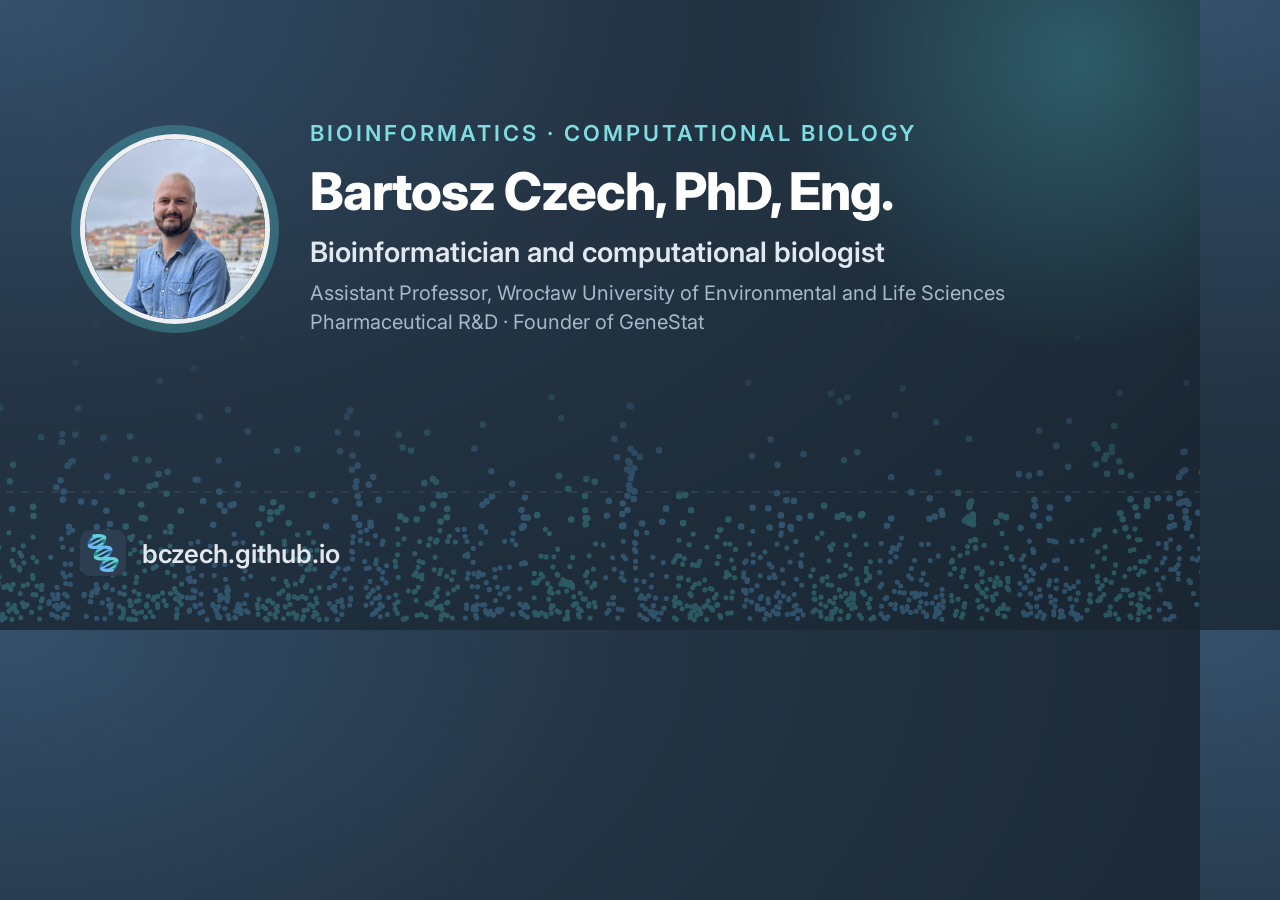
<file: portfolio/assets/og-card.html>
<!doctype html>
<!-- Source of img/og-card.png (1200x630), the preview shown when the site link is shared.
     Rebuild: bash scripts/make_og_card.sh -->
<html><head><meta charset="utf-8">
<link href="https://fonts.googleapis.com/css2?family=Inter:wght@500;600;800&display=swap" rel="stylesheet">
<style>
  html, body { margin: 0; width: 1200px; height: 630px; overflow: hidden; }
  body {
    font-family: Inter, sans-serif; color: #fff; position: relative;
    background: radial-gradient(120% 140% at 0% 0%, #34506b 0%, #243444 45%, #1a2733 100%);
  }
  .art { position: absolute; left: 0; right: 0; bottom: 0; height: 330px; opacity: 0.3;
         background: url("../img/hero_manhattan.svg") center bottom / cover no-repeat;
         -webkit-mask-image: linear-gradient(to top, #000 35%, transparent 100%); }
  .glow { position: absolute; width: 640px; height: 640px; right: -200px; top: -260px;
          background: radial-gradient(circle, rgba(78,192,198,0.32), transparent 65%); }
  .wrap { position: absolute; left: 80px; top: 120px; right: 80px; display: flex; gap: 40px; align-items: center; }
  .photo { width: 180px; height: 180px; flex: none; border-radius: 50%; object-fit: cover;
           border: 5px solid rgba(255,255,255,0.92); box-shadow: 0 0 0 9px rgba(78,192,198,0.35); }
  .eyebrow { font-size: 22px; font-weight: 600; letter-spacing: 3px; text-transform: uppercase; color: #7fdde2; margin: 0 0 14px; }
  h1 { font-size: 52px; font-weight: 800; margin: 0 0 12px; letter-spacing: -1px; white-space: nowrap; }
  .role { font-size: 28px; font-weight: 600; color: #e2e8f0; margin: 0 0 10px; }
  .roles { font-size: 20px; white-space: nowrap; color: #a9b8c8; margin: 0; line-height: 1.45; }
  .foot { position: absolute; left: 80px; bottom: 54px; display: flex; align-items: center; gap: 16px;
          font-size: 26px; font-weight: 600; color: #e2e8f0; }
  .foot img { width: 46px; height: 46px; }
</style></head>
<body>
  <div class="glow"></div><div class="art"></div>
  <div class="wrap">
    <img class="photo" src="../img/photo.png" alt="">
    <div>
      <p class="eyebrow">Bioinformatics · Computational biology</p>
      <h1>Bartosz Czech, PhD, Eng.</h1>
      <p class="role">Bioinformatician and computational biologist</p>
      <p class="roles">Assistant Professor, Wrocław University of Environmental and Life Sciences<br>Pharmaceutical R&amp;D · Founder of GeneStat</p>
    </div>
  </div>
  <div class="foot"><img src="../img/favicon-dna.svg" alt="">bczech.github.io</div>
</body></html>
</file>
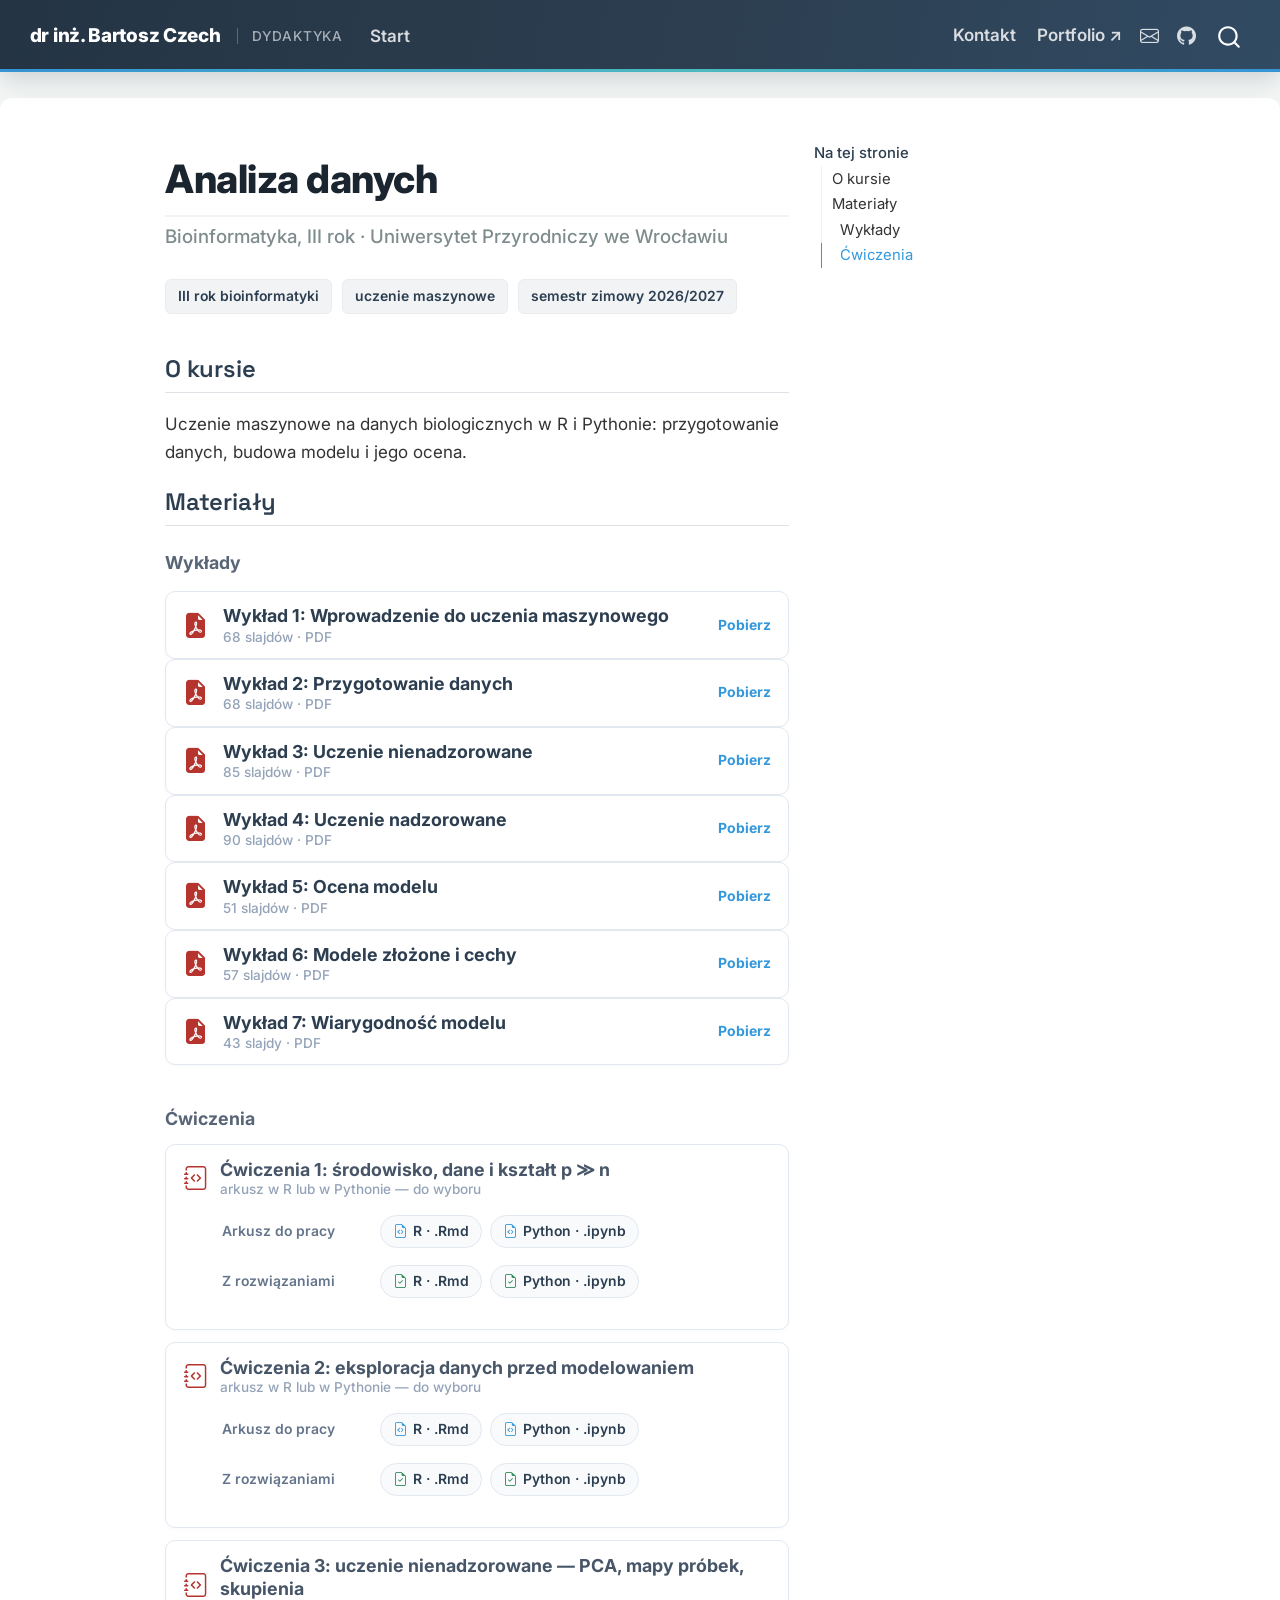
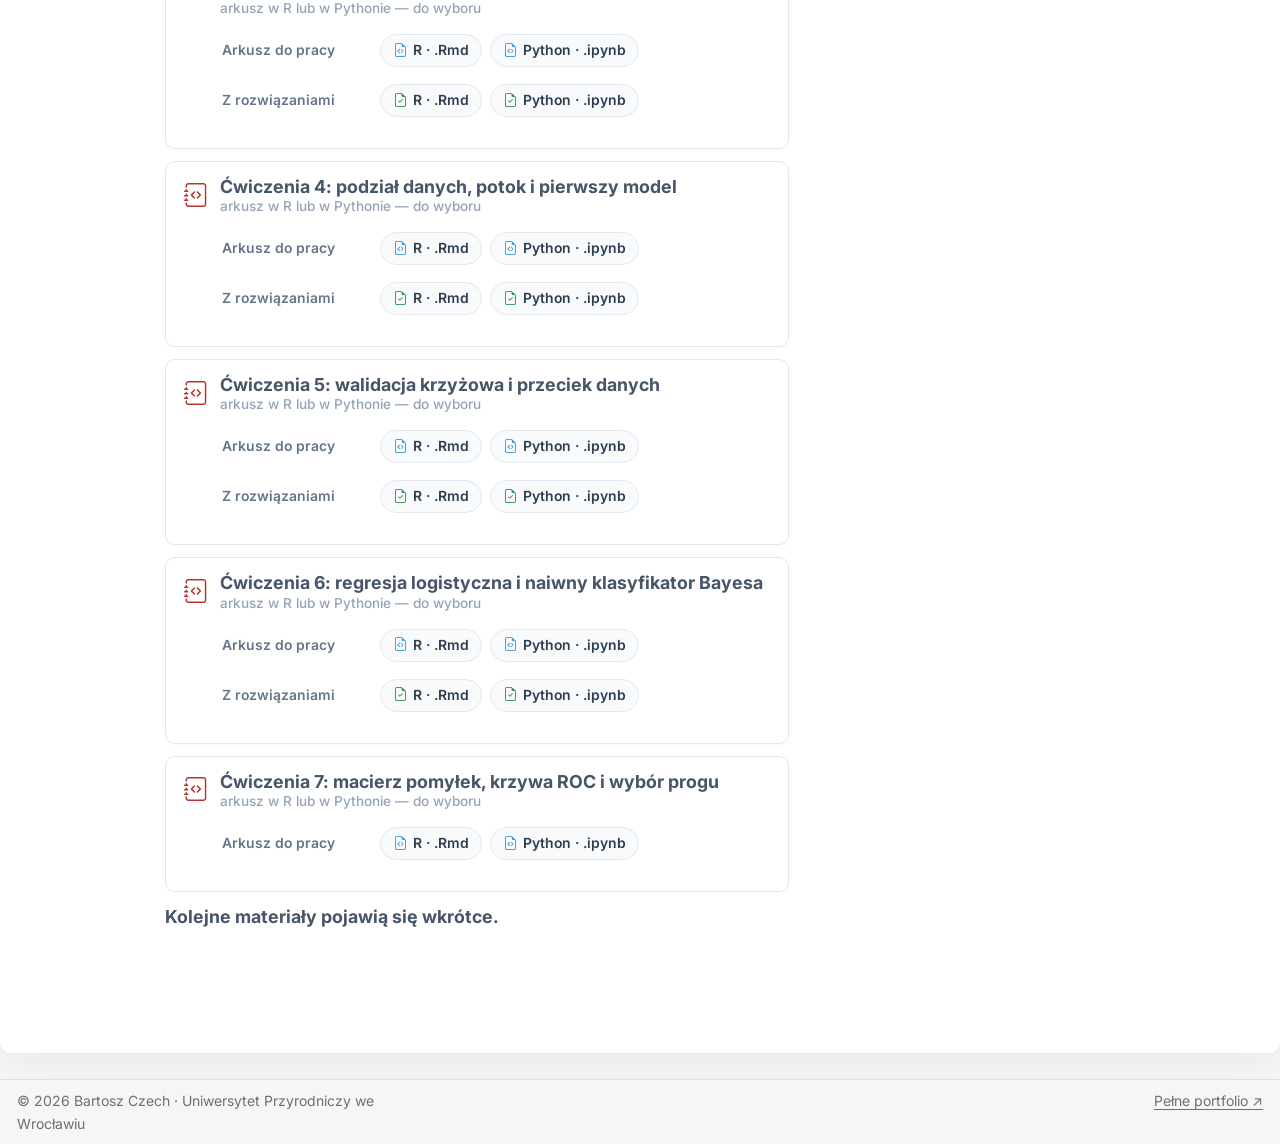
<file: teaching/kursy/analiza-danych.html>
<!DOCTYPE html>
<html xmlns="http://www.w3.org/1999/xhtml" lang="en" xml:lang="en"><head>

<meta charset="utf-8">
<meta name="generator" content="quarto-1.10.18">

<meta name="viewport" content="width=device-width, initial-scale=1.0, user-scalable=yes">


<title>Analiza danych – dr inż. Bartosz Czech</title>
<style>
/* Default styles provided by pandoc.
** See https://pandoc.org/MANUAL.html#variables-for-html for config info.
*/
span.smallcaps{font-variant: small-caps;}
div.columns{display: flex; gap: 1.5em;}
div.column{flex: auto;}
@media screen {
div.columns{gap: min(4vw, 1.5em);}
div.column{overflow-x: auto;}
}
div.hanging-indent{margin-left: 1.5em; text-indent: -1.5em;}
ul.task-list{list-style: none;}
ul.task-list li input[type="checkbox"] {
  width: 0.8em;
  margin: 0 0.8em 0.2em -1em; /* quarto-specific, see https://github.com/quarto-dev/quarto-cli/issues/4556 */ 
  vertical-align: middle;
}
</style>


<script src="../site_libs/quarto-nav/quarto-nav.js"></script>
<script src="../site_libs/clipboard/clipboard.min.js"></script>
<script src="../site_libs/quarto-search/autocomplete.umd.js"></script>
<script src="../site_libs/quarto-search/fuse.min.js"></script>
<script src="../site_libs/quarto-search/quarto-search.js"></script>
<meta name="quarto:offset" content="../">
<script src="../site_libs/quarto-html/quarto.js" type="module"></script>
<script src="../site_libs/quarto-html/tabsets/tabsets.js" type="module"></script>
<script src="../site_libs/quarto-html/popper.min.js"></script>
<script src="../site_libs/quarto-html/tippy.umd.min.js"></script>
<script src="../site_libs/quarto-html/anchor.min.js"></script>
<link href="../site_libs/quarto-html/tippy.css" rel="stylesheet">
<link href="../site_libs/quarto-html/quarto-syntax-highlighting-64a204ab8560d761af7679ceaba22944.css" rel="stylesheet" id="quarto-text-highlighting-styles">
<script src="../site_libs/bootstrap/bootstrap.min.js"></script>
<link href="../site_libs/bootstrap/bootstrap-icons.css" rel="stylesheet">
<link href="../site_libs/bootstrap/bootstrap-d8c0bf7027a55d7e3455236f0a7f722e.min.css" rel="stylesheet" append-hash="true" id="quarto-bootstrap" data-mode="light">
<script id="quarto-search-options" type="application/json">{
  "location": "navbar",
  "copy-button": false,
  "collapse-after": 3,
  "panel-placement": "end",
  "type": "overlay",
  "limit": 50,
  "keyboard-shortcut": [
    "f",
    "/",
    "s"
  ],
  "language": {
    "search-no-results-text": "No results",
    "search-matching-documents-text": "matching documents",
    "search-copy-link-title": "Copy link to search",
    "search-hide-matches-text": "Hide additional matches",
    "search-more-match-text": "more match in this document",
    "search-more-matches-text": "more matches in this document",
    "search-clear-button-title": "Clear",
    "search-text-placeholder": "",
    "search-detached-cancel-button-title": "Cancel",
    "search-submit-button-title": "Submit",
    "search-label": "Search"
  }
}</script>
<style>html{ scroll-behavior: smooth; }</style>


</head>

<body class="nav-fixed quarto-light">

<div id="quarto-search-results"></div>
  <header id="quarto-header" class="headroom fixed-top">
    <nav class="navbar navbar-expand-lg " data-bs-theme="dark">
      <div class="navbar-container container-fluid">
      <div class="navbar-brand-container mx-auto">
    <a class="navbar-brand" href="../index.html">
    <span class="navbar-title">dr inż. Bartosz Czech</span>
    </a>
  </div>
            <div id="quarto-search" class="" title="Search"></div>
          <button class="navbar-toggler" type="button" data-bs-toggle="collapse" data-bs-target="#navbarCollapse" aria-controls="navbarCollapse" role="menu" aria-expanded="false" aria-label="Toggle navigation" onclick="if (window.quartoToggleHeadroom) { window.quartoToggleHeadroom(); }">
  <span class="navbar-toggler-icon"></span>
</button>
          <div class="collapse navbar-collapse" id="navbarCollapse">
            <ul class="navbar-nav navbar-nav-scroll me-auto">
  <li class="nav-item">
    <a class="nav-link" href="../index.html"> 
<span class="menu-text">Start</span></a>
  </li>  
</ul>
            <ul class="navbar-nav navbar-nav-scroll ms-auto">
  <li class="nav-item">
    <a class="nav-link" href="../index.html#kontakt"> 
<span class="menu-text">Kontakt</span></a>
  </li>  
  <li class="nav-item">
    <a class="nav-link" href="https://bczech.github.io"> 
<span class="menu-text">Portfolio ↗</span></a>
  </li>  
  <li class="nav-item compact">
    <a class="nav-link" href="mailto:bartosz.czech@upwr.edu.pl"> <i class="bi bi-envelope" role="img" aria-label="Email">
</i> 
<span class="menu-text"></span></a>
  </li>  
  <li class="nav-item compact">
    <a class="nav-link" href="https://github.com/bczech"> <i class="bi bi-github" role="img" aria-label="GitHub">
</i> 
<span class="menu-text"></span></a>
  </li>  
</ul>
          </div> <!-- /navcollapse -->
            <div class="quarto-navbar-tools">
</div>
      </div> <!-- /container-fluid -->
    </nav>
</header>
<!-- content -->
<div id="quarto-content" class="quarto-container page-columns page-rows-contents page-layout-article page-navbar">
<!-- sidebar -->
<!-- margin-sidebar -->
    <div id="quarto-margin-sidebar" class="sidebar margin-sidebar">
        <nav id="TOC" role="doc-toc" class="toc-active">
    <h2 id="toc-title">Na tej stronie</h2>
   
  <ul>
  <li><a href="#o-kursie" id="toc-o-kursie" class="nav-link active" data-scroll-target="#o-kursie">O kursie</a></li>
  <li><a href="#materiały" id="toc-materiały" class="nav-link" data-scroll-target="#materiały">Materiały</a>
  <ul class="collapse">
  <li><a href="#wykłady" id="toc-wykłady" class="nav-link" data-scroll-target="#wykłady">Wykłady</a></li>
  <li><a href="#ćwiczenia" id="toc-ćwiczenia" class="nav-link" data-scroll-target="#ćwiczenia">Ćwiczenia</a></li>
  </ul></li>
  </ul>
</nav>
    </div>
<!-- main -->
<main class="content" id="quarto-document-content">

<header id="title-block-header" class="quarto-title-block default">
<div class="quarto-title">
<h1 class="title">Analiza danych</h1>
<p class="subtitle lead">Bioinformatyka, III rok · Uniwersytet Przyrodniczy we Wrocławiu</p>
</div>



<div class="quarto-title-meta">

    
  
    
  </div>
  


</header>


<p><span class="badge-soft">III rok bioinformatyki</span> <span class="badge-soft">uczenie maszynowe</span> <span class="badge-soft">semestr zimowy 2026/2027</span></p>
<section id="o-kursie" class="level2">
<h2 class="anchored" data-anchor-id="o-kursie">O kursie</h2>
<p>Uczenie maszynowe na danych biologicznych w R i Pythonie: przygotowanie danych, budowa modelu i jego ocena.</p>
</section>
<section id="materiały" class="level2">
<h2 class="anchored" data-anchor-id="materiały">Materiały</h2>
<section id="wykłady" class="level3 mat-sub">
<h3 class="mat-sub anchored" data-anchor-id="wykłady">Wykłady</h3>
<div class="mat-list">
<p><a href="analiza-danych/wyklad-01-wprowadzenie-do-ml.pdf" class="mat-item"><span class="mat-ic bi bi-file-earmark-pdf-fill"></span><span class="mat-tt">Wykład 1: Wprowadzenie do uczenia maszynowego<span class="mat-meta">68 slajdów · PDF</span></span><span class="mat-dl">Pobierz</span></a> <a href="analiza-danych/wyklad-02-przygotowanie-danych.pdf" class="mat-item"><span class="mat-ic bi bi-file-earmark-pdf-fill"></span><span class="mat-tt">Wykład 2: Przygotowanie danych<span class="mat-meta">68 slajdów · PDF</span></span><span class="mat-dl">Pobierz</span></a> <a href="analiza-danych/wyklad-03-uczenie-nienadzorowane.pdf" class="mat-item"><span class="mat-ic bi bi-file-earmark-pdf-fill"></span><span class="mat-tt">Wykład 3: Uczenie nienadzorowane<span class="mat-meta">85 slajdów · PDF</span></span><span class="mat-dl">Pobierz</span></a> <a href="analiza-danych/wyklad-04-uczenie-nadzorowane.pdf" class="mat-item"><span class="mat-ic bi bi-file-earmark-pdf-fill"></span><span class="mat-tt">Wykład 4: Uczenie nadzorowane<span class="mat-meta">90 slajdów · PDF</span></span><span class="mat-dl">Pobierz</span></a> <a href="analiza-danych/wyklad-05-ocena-modelu.pdf" class="mat-item"><span class="mat-ic bi bi-file-earmark-pdf-fill"></span><span class="mat-tt">Wykład 5: Ocena modelu<span class="mat-meta">51 slajdów · PDF</span></span><span class="mat-dl">Pobierz</span></a> <a href="analiza-danych/wyklad-06-modele-zlozone-i-cechy.pdf" class="mat-item"><span class="mat-ic bi bi-file-earmark-pdf-fill"></span><span class="mat-tt">Wykład 6: Modele złożone i cechy<span class="mat-meta">57 slajdów · PDF</span></span><span class="mat-dl">Pobierz</span></a> <a href="analiza-danych/wyklad-07-wiarygodnosc-modelu.pdf" class="mat-item"><span class="mat-ic bi bi-file-earmark-pdf-fill"></span><span class="mat-tt">Wykład 7: Wiarygodność modelu<span class="mat-meta">43 slajdy · PDF</span></span><span class="mat-dl">Pobierz</span></a></p>
</div>
</section>
<section id="ćwiczenia" class="level3 mat-sub">
<h3 class="mat-sub anchored" data-anchor-id="ćwiczenia">Ćwiczenia</h3>
<div class="lab-list">
<div class="lab-card">
<p><span class="lab-tt"><span class="bi bi-journal-code"></span><span>Ćwiczenia 1: środowisko, dane i kształt p ≫ n<span class="lab-meta">arkusz w R lub w Pythonie — do wyboru</span></span></span></p>
<p><span class="lab-row"><span class="lab-lbl">Arkusz do pracy</span> <a href="analiza-danych/lab_01.Rmd" class="lab-btn"><span class="bi bi-file-earmark-code"></span> R · .Rmd</a> <a href="analiza-danych/lab_01.ipynb" class="lab-btn"><span class="bi bi-file-earmark-code"></span> Python · .ipynb</a></span></p>
<p><span class="lab-row sol"><span class="lab-lbl">Z rozwiązaniami</span> <a href="analiza-danych/lab_01_rozwiazania.Rmd" class="lab-btn"><span class="bi bi-file-earmark-check"></span> R · .Rmd</a> <a href="analiza-danych/lab_01_rozwiazania.ipynb" class="lab-btn"><span class="bi bi-file-earmark-check"></span> Python · .ipynb</a></span></p>
</div>
<div class="lab-card">
<p><span class="lab-tt"><span class="bi bi-journal-code"></span><span>Ćwiczenia 2: eksploracja danych przed modelowaniem<span class="lab-meta">arkusz w R lub w Pythonie — do wyboru</span></span></span></p>
<p><span class="lab-row"><span class="lab-lbl">Arkusz do pracy</span> <a href="analiza-danych/lab_02.Rmd" class="lab-btn"><span class="bi bi-file-earmark-code"></span> R · .Rmd</a> <a href="analiza-danych/lab_02.ipynb" class="lab-btn"><span class="bi bi-file-earmark-code"></span> Python · .ipynb</a></span></p>
<p><span class="lab-row sol"><span class="lab-lbl">Z rozwiązaniami</span> <a href="analiza-danych/lab_02_rozwiazania.Rmd" class="lab-btn"><span class="bi bi-file-earmark-check"></span> R · .Rmd</a> <a href="analiza-danych/lab_02_rozwiazania.ipynb" class="lab-btn"><span class="bi bi-file-earmark-check"></span> Python · .ipynb</a></span></p>
</div>
<div class="lab-card">
<p><span class="lab-tt"><span class="bi bi-journal-code"></span><span>Ćwiczenia 3: uczenie nienadzorowane — PCA, mapy próbek, skupienia<span class="lab-meta">arkusz w R lub w Pythonie — do wyboru</span></span></span></p>
<p><span class="lab-row"><span class="lab-lbl">Arkusz do pracy</span> <a href="analiza-danych/lab_03.Rmd" class="lab-btn"><span class="bi bi-file-earmark-code"></span> R · .Rmd</a> <a href="analiza-danych/lab_03.ipynb" class="lab-btn"><span class="bi bi-file-earmark-code"></span> Python · .ipynb</a></span></p>
<p><span class="lab-row sol"><span class="lab-lbl">Z rozwiązaniami</span> <a href="analiza-danych/lab_03_rozwiazania.Rmd" class="lab-btn"><span class="bi bi-file-earmark-check"></span> R · .Rmd</a> <a href="analiza-danych/lab_03_rozwiazania.ipynb" class="lab-btn"><span class="bi bi-file-earmark-check"></span> Python · .ipynb</a></span></p>
</div>
<div class="lab-card">
<p><span class="lab-tt"><span class="bi bi-journal-code"></span><span>Ćwiczenia 4: podział danych, potok i pierwszy model<span class="lab-meta">arkusz w R lub w Pythonie — do wyboru</span></span></span></p>
<p><span class="lab-row"><span class="lab-lbl">Arkusz do pracy</span> <a href="analiza-danych/lab_04.Rmd" class="lab-btn"><span class="bi bi-file-earmark-code"></span> R · .Rmd</a> <a href="analiza-danych/lab_04.ipynb" class="lab-btn"><span class="bi bi-file-earmark-code"></span> Python · .ipynb</a></span></p>
<p><span class="lab-row sol"><span class="lab-lbl">Z rozwiązaniami</span> <a href="analiza-danych/lab_04_rozwiazania.Rmd" class="lab-btn"><span class="bi bi-file-earmark-check"></span> R · .Rmd</a> <a href="analiza-danych/lab_04_rozwiazania.ipynb" class="lab-btn"><span class="bi bi-file-earmark-check"></span> Python · .ipynb</a></span></p>
</div>
<div class="lab-card">
<p><span class="lab-tt"><span class="bi bi-journal-code"></span><span>Ćwiczenia 5: walidacja krzyżowa i przeciek danych<span class="lab-meta">arkusz w R lub w Pythonie — do wyboru</span></span></span></p>
<p><span class="lab-row"><span class="lab-lbl">Arkusz do pracy</span> <a href="analiza-danych/lab_05.Rmd" class="lab-btn"><span class="bi bi-file-earmark-code"></span> R · .Rmd</a> <a href="analiza-danych/lab_05.ipynb" class="lab-btn"><span class="bi bi-file-earmark-code"></span> Python · .ipynb</a></span></p>
<p><span class="lab-row sol"><span class="lab-lbl">Z rozwiązaniami</span> <a href="analiza-danych/lab_05_rozwiazania.Rmd" class="lab-btn"><span class="bi bi-file-earmark-check"></span> R · .Rmd</a> <a href="analiza-danych/lab_05_rozwiazania.ipynb" class="lab-btn"><span class="bi bi-file-earmark-check"></span> Python · .ipynb</a></span></p>
</div>
<div class="lab-card">
<p><span class="lab-tt"><span class="bi bi-journal-code"></span><span>Ćwiczenia 6: regresja logistyczna i naiwny klasyfikator Bayesa<span class="lab-meta">arkusz w R lub w Pythonie — do wyboru</span></span></span></p>
<p><span class="lab-row"><span class="lab-lbl">Arkusz do pracy</span> <a href="analiza-danych/lab_06.Rmd" class="lab-btn"><span class="bi bi-file-earmark-code"></span> R · .Rmd</a> <a href="analiza-danych/lab_06.ipynb" class="lab-btn"><span class="bi bi-file-earmark-code"></span> Python · .ipynb</a></span></p>
<p><span class="lab-row sol"><span class="lab-lbl">Z rozwiązaniami</span> <a href="analiza-danych/lab_06_rozwiazania.Rmd" class="lab-btn"><span class="bi bi-file-earmark-check"></span> R · .Rmd</a> <a href="analiza-danych/lab_06_rozwiazania.ipynb" class="lab-btn"><span class="bi bi-file-earmark-check"></span> Python · .ipynb</a></span></p>
</div>
<div class="lab-card">
<p><span class="lab-tt"><span class="bi bi-journal-code"></span><span>Ćwiczenia 7: macierz pomyłek, krzywa ROC i wybór progu<span class="lab-meta">arkusz w R lub w Pythonie — do wyboru</span></span></span></p>
<p><span class="lab-row"><span class="lab-lbl">Arkusz do pracy</span> <a href="analiza-danych/lab_07.Rmd" class="lab-btn"><span class="bi bi-file-earmark-code"></span> R · .Rmd</a> <a href="analiza-danych/lab_07.ipynb" class="lab-btn"><span class="bi bi-file-earmark-code"></span> Python · .ipynb</a></span></p>
</div>
</div>
<p>Kolejne materiały pojawią się wkrótce.</p>


</section>
</section>

</main> <!-- /main -->
<!-- GoatCounter: statystyki odwiedzin bez ciasteczek (panel: https://bczech-teaching.goatcounter.com) -->
<script data-goatcounter="https://bczech-teaching.goatcounter.com/count" async="" src="//gc.zgo.at/count.js"></script>
<script>
  // Pobrania materiałów (PDF, .Rmd, .ipynb, .zip) liczone jako zdarzenia „pobranie/<kurs>/<plik>”;
  // dotyczy też plików dodanych później, bez oznaczania każdego linku.
  (function () {
    function licz(e) {
      var a = e.target.closest && e.target.closest('a[href]');
      if (!a || !/\.(pdf|rmd|ipynb|zip)$/i.test(a.getAttribute('href'))) return;
      if (!window.goatcounter || !window.goatcounter.count) return;
      var plik = a.getAttribute('href').split('/').pop();
      var kurs = location.pathname.split('/').pop().replace(/\.html$/, '') || 'start';
      window.goatcounter.count({
        path: 'pobranie/' + kurs + '/' + plik,
        title: a.textContent.replace(/\s+/g, ' ').trim(),
        event: true
      });
    }
    document.addEventListener('click', licz);
    document.addEventListener('auxclick', licz);  // środkowy przycisk: otwarcie w nowej karcie
  })();
</script>
<script id="quarto-html-after-body" type="application/javascript">
  window.document.addEventListener("DOMContentLoaded", function (event) {
    const icon = "";
    const anchorJS = new window.AnchorJS();
    anchorJS.options = {
      placement: 'right',
      icon: icon
    };
    anchorJS.add('.anchored');
    const isCodeAnnotation = (el) => {
      for (const clz of el.classList) {
        if (clz.startsWith('code-annotation-')) {                     
          return true;
        }
      }
      return false;
    }
    const onCopySuccess = function(e) {
      // button target
      const button = e.trigger;
      // don't keep focus
      button.blur();
      // flash "checked"
      button.classList.add('code-copy-button-checked');
      var currentTitle = button.getAttribute("title");
      button.setAttribute("title", "Copied!");
      let tooltip;
      if (window.bootstrap) {
        button.setAttribute("data-bs-toggle", "tooltip");
        button.setAttribute("data-bs-placement", "left");
        button.setAttribute("data-bs-title", "Copied!");
        tooltip = new bootstrap.Tooltip(button, 
          { trigger: "manual", 
            customClass: "code-copy-button-tooltip",
            offset: [0, -8]});
        tooltip.show();    
      }
      setTimeout(function() {
        if (tooltip) {
          tooltip.hide();
          button.removeAttribute("data-bs-title");
          button.removeAttribute("data-bs-toggle");
          button.removeAttribute("data-bs-placement");
        }
        button.setAttribute("title", currentTitle);
        button.classList.remove('code-copy-button-checked');
      }, 1000);
      // clear code selection
      e.clearSelection();
    }
    const getTextToCopy = function(trigger) {
      const outerScaffold = trigger.parentElement.cloneNode(true);
      const codeEl = outerScaffold.querySelector('code');
      for (const childEl of codeEl.children) {
        if (isCodeAnnotation(childEl)) {
          childEl.remove();
        }
      }
      return codeEl.innerText;
    }
    const clipboard = new window.ClipboardJS('.code-copy-button:not([data-in-quarto-modal])', {
      text: getTextToCopy
    });
    clipboard.on('success', onCopySuccess);
    if (window.document.getElementById('quarto-embedded-source-code-modal')) {
      const clipboardModal = new window.ClipboardJS('.code-copy-button[data-in-quarto-modal]', {
        text: getTextToCopy,
        container: window.document.getElementById('quarto-embedded-source-code-modal')
      });
      clipboardModal.on('success', onCopySuccess);
    }
      var localhostRegex = new RegExp(/^(?:http|https):\/\/localhost\:?[0-9]*\//);
      var mailtoRegex = new RegExp(/^mailto:/);
        var filterRegex = new RegExp("https:\/\/bczech\.github\.io\/teaching\/");
      var isInternal = (href) => {
          return filterRegex.test(href) || localhostRegex.test(href) || mailtoRegex.test(href);
      }
      // Inspect non-navigation links and adorn them if external
     var links = window.document.querySelectorAll('a[href]:not(.nav-link):not(.navbar-brand):not(.toc-action):not(.sidebar-link):not(.sidebar-item-toggle):not(.pagination-link):not(.no-external):not([aria-hidden]):not(.dropdown-item):not(.quarto-navigation-tool):not(.about-link)');
      for (var i=0; i<links.length; i++) {
        const link = links[i];
        if (!isInternal(link.href)) {
          // undo the damage that might have been done by quarto-nav.js in the case of
          // links that we want to consider external
          if (link.dataset.originalHref !== undefined) {
            link.href = link.dataset.originalHref;
          }
            // target, if specified
            link.setAttribute("target", "_blank");
            if (link.getAttribute("rel") === null) {
              link.setAttribute("rel", "noopener");
            }
        }
      }
    function tippyHover(el, contentFn, onTriggerFn, onUntriggerFn) {
      const config = {
        allowHTML: true,
        maxWidth: 500,
        delay: 100,
        arrow: false,
        appendTo: function(el) {
            return el.parentElement;
        },
        interactive: true,
        interactiveBorder: 10,
        theme: 'quarto',
        placement: 'bottom-start',
      };
      if (contentFn) {
        config.content = contentFn;
      }
      if (onTriggerFn) {
        config.onTrigger = onTriggerFn;
      }
      if (onUntriggerFn) {
        config.onUntrigger = onUntriggerFn;
      }
      window.tippy(el, config); 
    }
    const noterefs = window.document.querySelectorAll('a[role="doc-noteref"]');
    for (var i=0; i<noterefs.length; i++) {
      const ref = noterefs[i];
      tippyHover(ref, function() {
        // use id or data attribute instead here
        let href = ref.getAttribute('data-footnote-href') || ref.getAttribute('href');
        try { href = new URL(href).hash; } catch {}
        const id = href.replace(/^#\/?/, "");
        const note = window.document.getElementById(id);
        if (note) {
          return note.innerHTML;
        } else {
          return "";
        }
      });
    }
    const xrefs = window.document.querySelectorAll('a.quarto-xref');
    const processXRef = (id, note) => {
      // Strip column container classes
      const stripColumnClz = (el) => {
        el.classList.remove("page-full", "page-columns");
        if (el.children) {
          for (const child of el.children) {
            stripColumnClz(child);
          }
        }
      }
      stripColumnClz(note)
      if (id === null || id.startsWith('sec-')) {
        // Special case sections, only their first couple elements
        const container = document.createElement("div");
        if (note.children && note.children.length > 2) {
          container.appendChild(note.children[0].cloneNode(true));
          for (let i = 1; i < note.children.length; i++) {
            const child = note.children[i];
            if (child.tagName === "P" && child.innerText === "") {
              continue;
            } else {
              container.appendChild(child.cloneNode(true));
              break;
            }
          }
          if (window.Quarto?.typesetMath) {
            window.Quarto.typesetMath(container);
          }
          return container.innerHTML
        } else {
          if (window.Quarto?.typesetMath) {
            window.Quarto.typesetMath(note);
          }
          return note.innerHTML;
        }
      } else {
        // Remove any anchor links if they are present
        const anchorLink = note.querySelector('a.anchorjs-link');
        if (anchorLink) {
          anchorLink.remove();
        }
        if (window.Quarto?.typesetMath) {
          window.Quarto.typesetMath(note);
        }
        if (note.classList.contains("callout")) {
          return note.outerHTML;
        } else {
          return note.innerHTML;
        }
      }
    }
    for (var i=0; i<xrefs.length; i++) {
      const xref = xrefs[i];
      tippyHover(xref, undefined, function(instance) {
        instance.disable();
        let url = xref.getAttribute('href');
        let hash = undefined; 
        if (url.startsWith('#')) {
          hash = url;
        } else {
          try { hash = new URL(url).hash; } catch {}
        }
        if (hash) {
          const id = hash.replace(/^#\/?/, "");
          const note = window.document.getElementById(id);
          if (note !== null) {
            try {
              const html = processXRef(id, note.cloneNode(true));
              instance.setContent(html);
            } finally {
              instance.enable();
              instance.show();
            }
          } else {
            // See if we can fetch this
            fetch(url.split('#')[0])
            .then(res => res.text())
            .then(html => {
              const parser = new DOMParser();
              const htmlDoc = parser.parseFromString(html, "text/html");
              const note = htmlDoc.getElementById(id);
              if (note !== null) {
                const html = processXRef(id, note);
                instance.setContent(html);
              } 
            }).finally(() => {
              instance.enable();
              instance.show();
            });
          }
        } else {
          // See if we can fetch a full url (with no hash to target)
          // This is a special case and we should probably do some content thinning / targeting
          fetch(url)
          .then(res => res.text())
          .then(html => {
            const parser = new DOMParser();
            const htmlDoc = parser.parseFromString(html, "text/html");
            const note = htmlDoc.querySelector('main.content');
            if (note !== null) {
              // This should only happen for chapter cross references
              // (since there is no id in the URL)
              // remove the first header
              if (note.children.length > 0 && note.children[0].tagName === "HEADER") {
                note.children[0].remove();
              }
              const html = processXRef(null, note);
              instance.setContent(html);
            } 
          }).finally(() => {
            instance.enable();
            instance.show();
          });
        }
      }, function(instance) {
      });
    }
        let selectedAnnoteEl;
        const selectorForAnnotation = ( cell, annotation) => {
          let cellAttr = 'data-code-cell="' + cell + '"';
          let lineAttr = 'data-code-annotation="' +  annotation + '"';
          const selector = 'span[' + cellAttr + '][' + lineAttr + ']';
          return selector;
        }
        const selectCodeLines = (annoteEl) => {
          const doc = window.document;
          const targetCell = annoteEl.getAttribute("data-target-cell");
          const targetAnnotation = annoteEl.getAttribute("data-target-annotation");
          const annoteSpan = window.document.querySelector(selectorForAnnotation(targetCell, targetAnnotation));
          const lines = annoteSpan.getAttribute("data-code-lines").split(",");
          const lineIds = lines.map((line) => {
            return targetCell + "-" + line;
          })
          let top = null;
          let height = null;
          let parent = null;
          if (lineIds.length > 0) {
              //compute the position of the single el (top and bottom and make a div)
              const el = window.document.getElementById(lineIds[0]);
              top = el.offsetTop;
              height = el.offsetHeight;
              parent = el.parentElement.parentElement;
            if (lineIds.length > 1) {
              const lastEl = window.document.getElementById(lineIds[lineIds.length - 1]);
              const bottom = lastEl.offsetTop + lastEl.offsetHeight;
              height = bottom - top;
            }
            if (top !== null && height !== null && parent !== null) {
              // cook up a div (if necessary) and position it 
              let div = window.document.getElementById("code-annotation-line-highlight");
              if (div === null) {
                div = window.document.createElement("div");
                div.setAttribute("id", "code-annotation-line-highlight");
                div.style.position = 'absolute';
                parent.appendChild(div);
              }
              div.style.top = top - 2 + "px";
              div.style.height = height + 4 + "px";
              div.style.left = 0;
              let gutterDiv = window.document.getElementById("code-annotation-line-highlight-gutter");
              if (gutterDiv === null) {
                gutterDiv = window.document.createElement("div");
                gutterDiv.setAttribute("id", "code-annotation-line-highlight-gutter");
                gutterDiv.style.position = 'absolute';
                const codeCell = window.document.getElementById(targetCell);
                const gutter = codeCell.querySelector('.code-annotation-gutter');
                gutter.appendChild(gutterDiv);
              }
              gutterDiv.style.top = top - 2 + "px";
              gutterDiv.style.height = height + 4 + "px";
            }
            selectedAnnoteEl = annoteEl;
          }
        };
        const unselectCodeLines = () => {
          const elementsIds = ["code-annotation-line-highlight", "code-annotation-line-highlight-gutter"];
          elementsIds.forEach((elId) => {
            const div = window.document.getElementById(elId);
            if (div) {
              div.remove();
            }
          });
          selectedAnnoteEl = undefined;
        };
          // Handle positioning of the toggle
      window.addEventListener(
        "resize",
        throttle(() => {
          elRect = undefined;
          if (selectedAnnoteEl) {
            selectCodeLines(selectedAnnoteEl);
          }
        }, 10)
      );
      function throttle(fn, ms) {
      let throttle = false;
      let timer;
        return (...args) => {
          if(!throttle) { // first call gets through
              fn.apply(this, args);
              throttle = true;
          } else { // all the others get throttled
              if(timer) clearTimeout(timer); // cancel #2
              timer = setTimeout(() => {
                fn.apply(this, args);
                timer = throttle = false;
              }, ms);
          }
        };
      }
        // Attach click handler to the DT
        const annoteDls = window.document.querySelectorAll('dt[data-target-cell]');
        for (const annoteDlNode of annoteDls) {
          annoteDlNode.addEventListener('click', (event) => {
            const clickedEl = event.target;
            if (clickedEl !== selectedAnnoteEl) {
              unselectCodeLines();
              const activeEl = window.document.querySelector('dt[data-target-cell].code-annotation-active');
              if (activeEl) {
                activeEl.classList.remove('code-annotation-active');
              }
              selectCodeLines(clickedEl);
              clickedEl.classList.add('code-annotation-active');
            } else {
              // Unselect the line
              unselectCodeLines();
              clickedEl.classList.remove('code-annotation-active');
            }
          });
        }
    const findCites = (el) => {
      const parentEl = el.parentElement;
      if (parentEl) {
        const cites = parentEl.dataset.cites;
        if (cites) {
          return {
            el,
            cites: cites.split(' ')
          };
        } else {
          return findCites(el.parentElement)
        }
      } else {
        return undefined;
      }
    };
    var bibliorefs = window.document.querySelectorAll('a[role="doc-biblioref"]');
    for (var i=0; i<bibliorefs.length; i++) {
      const ref = bibliorefs[i];
      const citeInfo = findCites(ref);
      if (citeInfo) {
        tippyHover(citeInfo.el, function() {
          var popup = window.document.createElement('div');
          citeInfo.cites.forEach(function(cite) {
            var citeDiv = window.document.createElement('div');
            citeDiv.classList.add('hanging-indent');
            citeDiv.classList.add('csl-entry');
            var biblioDiv = window.document.getElementById('ref-' + cite);
            if (biblioDiv) {
              citeDiv.innerHTML = biblioDiv.innerHTML;
            }
            popup.appendChild(citeDiv);
          });
          return popup.innerHTML;
        });
      }
    }
  });
  </script>
</div> <!-- /content -->
<footer class="footer">
  <div class="nav-footer">
    <div class="nav-footer-left">
<p>© 2026 Bartosz Czech · Uniwersytet Przyrodniczy we Wrocławiu</p>
</div>   
    <div class="nav-footer-center">
      &nbsp;
    </div>
    <div class="nav-footer-right">
<p><a href="https://bczech.github.io">Pełne portfolio ↗</a></p>
</div>
  </div>
</footer>




<script src="../site_libs/quarto-html/zenscroll-min.js"></script>
</body></html>
</file>
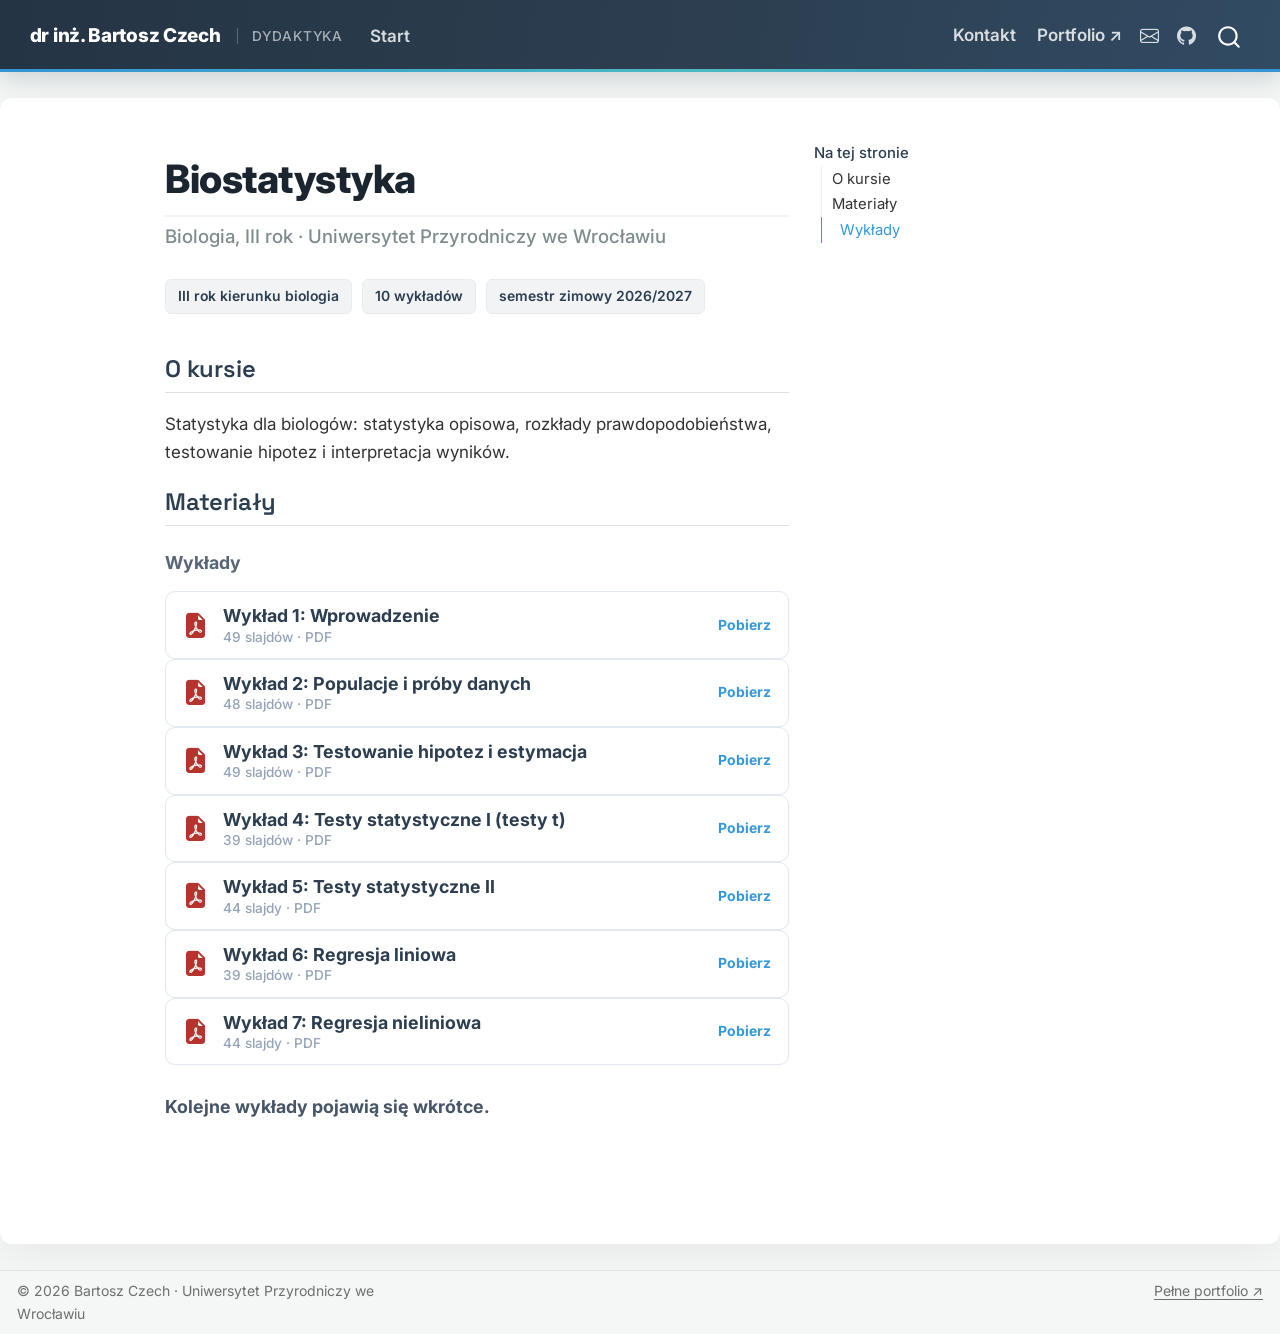
<file: teaching/kursy/biostatystyka.html>
<!DOCTYPE html>
<html xmlns="http://www.w3.org/1999/xhtml" lang="en" xml:lang="en"><head>

<meta charset="utf-8">
<meta name="generator" content="quarto-1.10.18">

<meta name="viewport" content="width=device-width, initial-scale=1.0, user-scalable=yes">


<title>Biostatystyka – dr inż. Bartosz Czech</title>
<style>
/* Default styles provided by pandoc.
** See https://pandoc.org/MANUAL.html#variables-for-html for config info.
*/
span.smallcaps{font-variant: small-caps;}
div.columns{display: flex; gap: 1.5em;}
div.column{flex: auto;}
@media screen {
div.columns{gap: min(4vw, 1.5em);}
div.column{overflow-x: auto;}
}
div.hanging-indent{margin-left: 1.5em; text-indent: -1.5em;}
ul.task-list{list-style: none;}
ul.task-list li input[type="checkbox"] {
  width: 0.8em;
  margin: 0 0.8em 0.2em -1em; /* quarto-specific, see https://github.com/quarto-dev/quarto-cli/issues/4556 */ 
  vertical-align: middle;
}
</style>


<script src="../site_libs/quarto-nav/quarto-nav.js"></script>
<script src="../site_libs/clipboard/clipboard.min.js"></script>
<script src="../site_libs/quarto-search/autocomplete.umd.js"></script>
<script src="../site_libs/quarto-search/fuse.min.js"></script>
<script src="../site_libs/quarto-search/quarto-search.js"></script>
<meta name="quarto:offset" content="../">
<script src="../site_libs/quarto-html/quarto.js" type="module"></script>
<script src="../site_libs/quarto-html/tabsets/tabsets.js" type="module"></script>
<script src="../site_libs/quarto-html/popper.min.js"></script>
<script src="../site_libs/quarto-html/tippy.umd.min.js"></script>
<script src="../site_libs/quarto-html/anchor.min.js"></script>
<link href="../site_libs/quarto-html/tippy.css" rel="stylesheet">
<link href="../site_libs/quarto-html/quarto-syntax-highlighting-64a204ab8560d761af7679ceaba22944.css" rel="stylesheet" id="quarto-text-highlighting-styles">
<script src="../site_libs/bootstrap/bootstrap.min.js"></script>
<link href="../site_libs/bootstrap/bootstrap-icons.css" rel="stylesheet">
<link href="../site_libs/bootstrap/bootstrap-d8c0bf7027a55d7e3455236f0a7f722e.min.css" rel="stylesheet" append-hash="true" id="quarto-bootstrap" data-mode="light">
<script id="quarto-search-options" type="application/json">{
  "location": "navbar",
  "copy-button": false,
  "collapse-after": 3,
  "panel-placement": "end",
  "type": "overlay",
  "limit": 50,
  "keyboard-shortcut": [
    "f",
    "/",
    "s"
  ],
  "language": {
    "search-no-results-text": "No results",
    "search-matching-documents-text": "matching documents",
    "search-copy-link-title": "Copy link to search",
    "search-hide-matches-text": "Hide additional matches",
    "search-more-match-text": "more match in this document",
    "search-more-matches-text": "more matches in this document",
    "search-clear-button-title": "Clear",
    "search-text-placeholder": "",
    "search-detached-cancel-button-title": "Cancel",
    "search-submit-button-title": "Submit",
    "search-label": "Search"
  }
}</script>
<style>html{ scroll-behavior: smooth; }</style>


</head>

<body class="nav-fixed quarto-light">

<div id="quarto-search-results"></div>
  <header id="quarto-header" class="headroom fixed-top">
    <nav class="navbar navbar-expand-lg " data-bs-theme="dark">
      <div class="navbar-container container-fluid">
      <div class="navbar-brand-container mx-auto">
    <a class="navbar-brand" href="../index.html">
    <span class="navbar-title">dr inż. Bartosz Czech</span>
    </a>
  </div>
            <div id="quarto-search" class="" title="Search"></div>
          <button class="navbar-toggler" type="button" data-bs-toggle="collapse" data-bs-target="#navbarCollapse" aria-controls="navbarCollapse" role="menu" aria-expanded="false" aria-label="Toggle navigation" onclick="if (window.quartoToggleHeadroom) { window.quartoToggleHeadroom(); }">
  <span class="navbar-toggler-icon"></span>
</button>
          <div class="collapse navbar-collapse" id="navbarCollapse">
            <ul class="navbar-nav navbar-nav-scroll me-auto">
  <li class="nav-item">
    <a class="nav-link" href="../index.html"> 
<span class="menu-text">Start</span></a>
  </li>  
</ul>
            <ul class="navbar-nav navbar-nav-scroll ms-auto">
  <li class="nav-item">
    <a class="nav-link" href="../index.html#kontakt"> 
<span class="menu-text">Kontakt</span></a>
  </li>  
  <li class="nav-item">
    <a class="nav-link" href="https://bczech.github.io"> 
<span class="menu-text">Portfolio ↗</span></a>
  </li>  
  <li class="nav-item compact">
    <a class="nav-link" href="mailto:bartosz.czech@upwr.edu.pl"> <i class="bi bi-envelope" role="img" aria-label="Email">
</i> 
<span class="menu-text"></span></a>
  </li>  
  <li class="nav-item compact">
    <a class="nav-link" href="https://github.com/bczech"> <i class="bi bi-github" role="img" aria-label="GitHub">
</i> 
<span class="menu-text"></span></a>
  </li>  
</ul>
          </div> <!-- /navcollapse -->
            <div class="quarto-navbar-tools">
</div>
      </div> <!-- /container-fluid -->
    </nav>
</header>
<!-- content -->
<div id="quarto-content" class="quarto-container page-columns page-rows-contents page-layout-article page-navbar">
<!-- sidebar -->
<!-- margin-sidebar -->
    <div id="quarto-margin-sidebar" class="sidebar margin-sidebar">
        <nav id="TOC" role="doc-toc" class="toc-active">
    <h2 id="toc-title">Na tej stronie</h2>
   
  <ul>
  <li><a href="#o-kursie" id="toc-o-kursie" class="nav-link active" data-scroll-target="#o-kursie">O kursie</a></li>
  <li><a href="#materiały" id="toc-materiały" class="nav-link" data-scroll-target="#materiały">Materiały</a>
  <ul class="collapse">
  <li><a href="#wykłady" id="toc-wykłady" class="nav-link" data-scroll-target="#wykłady">Wykłady</a></li>
  </ul></li>
  </ul>
</nav>
    </div>
<!-- main -->
<main class="content" id="quarto-document-content">

<header id="title-block-header" class="quarto-title-block default">
<div class="quarto-title">
<h1 class="title">Biostatystyka</h1>
<p class="subtitle lead">Biologia, III rok · Uniwersytet Przyrodniczy we Wrocławiu</p>
</div>



<div class="quarto-title-meta">

    
  
    
  </div>
  


</header>


<p><span class="badge-soft">III rok kierunku biologia</span> <span class="badge-soft">10 wykładów</span> <span class="badge-soft">semestr zimowy 2026/2027</span></p>
<section id="o-kursie" class="level2">
<h2 class="anchored" data-anchor-id="o-kursie">O kursie</h2>
<p>Statystyka dla biologów: statystyka opisowa, rozkłady prawdopodobieństwa, testowanie hipotez i interpretacja wyników.</p>
</section>
<section id="materiały" class="level2">
<h2 class="anchored" data-anchor-id="materiały">Materiały</h2>
<section id="wykłady" class="level3 mat-sub">
<h3 class="mat-sub anchored" data-anchor-id="wykłady">Wykłady</h3>
<div class="mat-list">
<p><a href="biostatystyka/wyklad-01-wprowadzenie.pdf" class="mat-item"><span class="mat-ic bi bi-file-earmark-pdf-fill"></span><span class="mat-tt">Wykład 1: Wprowadzenie<span class="mat-meta">49 slajdów · PDF</span></span><span class="mat-dl">Pobierz</span></a> <a href="biostatystyka/wyklad-02-populacje-i-proby.pdf" class="mat-item"><span class="mat-ic bi bi-file-earmark-pdf-fill"></span><span class="mat-tt">Wykład 2: Populacje i próby danych<span class="mat-meta">48 slajdów · PDF</span></span><span class="mat-dl">Pobierz</span></a> <a href="biostatystyka/wyklad-03-testowanie-hipotez-i-estymacja.pdf" class="mat-item"><span class="mat-ic bi bi-file-earmark-pdf-fill"></span><span class="mat-tt">Wykład 3: Testowanie hipotez i estymacja<span class="mat-meta">49 slajdów · PDF</span></span><span class="mat-dl">Pobierz</span></a> <a href="biostatystyka/wyklad-04-testy-t.pdf" class="mat-item"><span class="mat-ic bi bi-file-earmark-pdf-fill"></span><span class="mat-tt">Wykład 4: Testy statystyczne I (testy t)<span class="mat-meta">39 slajdów · PDF</span></span><span class="mat-dl">Pobierz</span></a> <a href="biostatystyka/wyklad-05-testy-statystyczne-ii.pdf" class="mat-item"><span class="mat-ic bi bi-file-earmark-pdf-fill"></span><span class="mat-tt">Wykład 5: Testy statystyczne II<span class="mat-meta">44 slajdy · PDF</span></span><span class="mat-dl">Pobierz</span></a> <a href="biostatystyka/wyklad-06-regresja-liniowa.pdf" class="mat-item"><span class="mat-ic bi bi-file-earmark-pdf-fill"></span><span class="mat-tt">Wykład 6: Regresja liniowa<span class="mat-meta">39 slajdów · PDF</span></span><span class="mat-dl">Pobierz</span></a> <a href="biostatystyka/wyklad-07-regresja-nieliniowa.pdf" class="mat-item"><span class="mat-ic bi bi-file-earmark-pdf-fill"></span><span class="mat-tt">Wykład 7: Regresja nieliniowa<span class="mat-meta">44 slajdy · PDF</span></span><span class="mat-dl">Pobierz</span></a></p>
</div>
<p>Kolejne wykłady pojawią się wkrótce.</p>


</section>
</section>

</main> <!-- /main -->
<!-- GoatCounter: statystyki odwiedzin bez ciasteczek (panel: https://bczech-teaching.goatcounter.com) -->
<script data-goatcounter="https://bczech-teaching.goatcounter.com/count" async="" src="//gc.zgo.at/count.js"></script>
<script>
  // Pobrania materiałów (PDF, .Rmd, .ipynb, .zip) liczone jako zdarzenia „pobranie/<kurs>/<plik>”;
  // dotyczy też plików dodanych później, bez oznaczania każdego linku.
  (function () {
    function licz(e) {
      var a = e.target.closest && e.target.closest('a[href]');
      if (!a || !/\.(pdf|rmd|ipynb|zip)$/i.test(a.getAttribute('href'))) return;
      if (!window.goatcounter || !window.goatcounter.count) return;
      var plik = a.getAttribute('href').split('/').pop();
      var kurs = location.pathname.split('/').pop().replace(/\.html$/, '') || 'start';
      window.goatcounter.count({
        path: 'pobranie/' + kurs + '/' + plik,
        title: a.textContent.replace(/\s+/g, ' ').trim(),
        event: true
      });
    }
    document.addEventListener('click', licz);
    document.addEventListener('auxclick', licz);  // środkowy przycisk: otwarcie w nowej karcie
  })();
</script>
<script id="quarto-html-after-body" type="application/javascript">
  window.document.addEventListener("DOMContentLoaded", function (event) {
    const icon = "";
    const anchorJS = new window.AnchorJS();
    anchorJS.options = {
      placement: 'right',
      icon: icon
    };
    anchorJS.add('.anchored');
    const isCodeAnnotation = (el) => {
      for (const clz of el.classList) {
        if (clz.startsWith('code-annotation-')) {                     
          return true;
        }
      }
      return false;
    }
    const onCopySuccess = function(e) {
      // button target
      const button = e.trigger;
      // don't keep focus
      button.blur();
      // flash "checked"
      button.classList.add('code-copy-button-checked');
      var currentTitle = button.getAttribute("title");
      button.setAttribute("title", "Copied!");
      let tooltip;
      if (window.bootstrap) {
        button.setAttribute("data-bs-toggle", "tooltip");
        button.setAttribute("data-bs-placement", "left");
        button.setAttribute("data-bs-title", "Copied!");
        tooltip = new bootstrap.Tooltip(button, 
          { trigger: "manual", 
            customClass: "code-copy-button-tooltip",
            offset: [0, -8]});
        tooltip.show();    
      }
      setTimeout(function() {
        if (tooltip) {
          tooltip.hide();
          button.removeAttribute("data-bs-title");
          button.removeAttribute("data-bs-toggle");
          button.removeAttribute("data-bs-placement");
        }
        button.setAttribute("title", currentTitle);
        button.classList.remove('code-copy-button-checked');
      }, 1000);
      // clear code selection
      e.clearSelection();
    }
    const getTextToCopy = function(trigger) {
      const outerScaffold = trigger.parentElement.cloneNode(true);
      const codeEl = outerScaffold.querySelector('code');
      for (const childEl of codeEl.children) {
        if (isCodeAnnotation(childEl)) {
          childEl.remove();
        }
      }
      return codeEl.innerText;
    }
    const clipboard = new window.ClipboardJS('.code-copy-button:not([data-in-quarto-modal])', {
      text: getTextToCopy
    });
    clipboard.on('success', onCopySuccess);
    if (window.document.getElementById('quarto-embedded-source-code-modal')) {
      const clipboardModal = new window.ClipboardJS('.code-copy-button[data-in-quarto-modal]', {
        text: getTextToCopy,
        container: window.document.getElementById('quarto-embedded-source-code-modal')
      });
      clipboardModal.on('success', onCopySuccess);
    }
      var localhostRegex = new RegExp(/^(?:http|https):\/\/localhost\:?[0-9]*\//);
      var mailtoRegex = new RegExp(/^mailto:/);
        var filterRegex = new RegExp("https:\/\/bczech\.github\.io\/teaching\/");
      var isInternal = (href) => {
          return filterRegex.test(href) || localhostRegex.test(href) || mailtoRegex.test(href);
      }
      // Inspect non-navigation links and adorn them if external
     var links = window.document.querySelectorAll('a[href]:not(.nav-link):not(.navbar-brand):not(.toc-action):not(.sidebar-link):not(.sidebar-item-toggle):not(.pagination-link):not(.no-external):not([aria-hidden]):not(.dropdown-item):not(.quarto-navigation-tool):not(.about-link)');
      for (var i=0; i<links.length; i++) {
        const link = links[i];
        if (!isInternal(link.href)) {
          // undo the damage that might have been done by quarto-nav.js in the case of
          // links that we want to consider external
          if (link.dataset.originalHref !== undefined) {
            link.href = link.dataset.originalHref;
          }
            // target, if specified
            link.setAttribute("target", "_blank");
            if (link.getAttribute("rel") === null) {
              link.setAttribute("rel", "noopener");
            }
        }
      }
    function tippyHover(el, contentFn, onTriggerFn, onUntriggerFn) {
      const config = {
        allowHTML: true,
        maxWidth: 500,
        delay: 100,
        arrow: false,
        appendTo: function(el) {
            return el.parentElement;
        },
        interactive: true,
        interactiveBorder: 10,
        theme: 'quarto',
        placement: 'bottom-start',
      };
      if (contentFn) {
        config.content = contentFn;
      }
      if (onTriggerFn) {
        config.onTrigger = onTriggerFn;
      }
      if (onUntriggerFn) {
        config.onUntrigger = onUntriggerFn;
      }
      window.tippy(el, config); 
    }
    const noterefs = window.document.querySelectorAll('a[role="doc-noteref"]');
    for (var i=0; i<noterefs.length; i++) {
      const ref = noterefs[i];
      tippyHover(ref, function() {
        // use id or data attribute instead here
        let href = ref.getAttribute('data-footnote-href') || ref.getAttribute('href');
        try { href = new URL(href).hash; } catch {}
        const id = href.replace(/^#\/?/, "");
        const note = window.document.getElementById(id);
        if (note) {
          return note.innerHTML;
        } else {
          return "";
        }
      });
    }
    const xrefs = window.document.querySelectorAll('a.quarto-xref');
    const processXRef = (id, note) => {
      // Strip column container classes
      const stripColumnClz = (el) => {
        el.classList.remove("page-full", "page-columns");
        if (el.children) {
          for (const child of el.children) {
            stripColumnClz(child);
          }
        }
      }
      stripColumnClz(note)
      if (id === null || id.startsWith('sec-')) {
        // Special case sections, only their first couple elements
        const container = document.createElement("div");
        if (note.children && note.children.length > 2) {
          container.appendChild(note.children[0].cloneNode(true));
          for (let i = 1; i < note.children.length; i++) {
            const child = note.children[i];
            if (child.tagName === "P" && child.innerText === "") {
              continue;
            } else {
              container.appendChild(child.cloneNode(true));
              break;
            }
          }
          if (window.Quarto?.typesetMath) {
            window.Quarto.typesetMath(container);
          }
          return container.innerHTML
        } else {
          if (window.Quarto?.typesetMath) {
            window.Quarto.typesetMath(note);
          }
          return note.innerHTML;
        }
      } else {
        // Remove any anchor links if they are present
        const anchorLink = note.querySelector('a.anchorjs-link');
        if (anchorLink) {
          anchorLink.remove();
        }
        if (window.Quarto?.typesetMath) {
          window.Quarto.typesetMath(note);
        }
        if (note.classList.contains("callout")) {
          return note.outerHTML;
        } else {
          return note.innerHTML;
        }
      }
    }
    for (var i=0; i<xrefs.length; i++) {
      const xref = xrefs[i];
      tippyHover(xref, undefined, function(instance) {
        instance.disable();
        let url = xref.getAttribute('href');
        let hash = undefined; 
        if (url.startsWith('#')) {
          hash = url;
        } else {
          try { hash = new URL(url).hash; } catch {}
        }
        if (hash) {
          const id = hash.replace(/^#\/?/, "");
          const note = window.document.getElementById(id);
          if (note !== null) {
            try {
              const html = processXRef(id, note.cloneNode(true));
              instance.setContent(html);
            } finally {
              instance.enable();
              instance.show();
            }
          } else {
            // See if we can fetch this
            fetch(url.split('#')[0])
            .then(res => res.text())
            .then(html => {
              const parser = new DOMParser();
              const htmlDoc = parser.parseFromString(html, "text/html");
              const note = htmlDoc.getElementById(id);
              if (note !== null) {
                const html = processXRef(id, note);
                instance.setContent(html);
              } 
            }).finally(() => {
              instance.enable();
              instance.show();
            });
          }
        } else {
          // See if we can fetch a full url (with no hash to target)
          // This is a special case and we should probably do some content thinning / targeting
          fetch(url)
          .then(res => res.text())
          .then(html => {
            const parser = new DOMParser();
            const htmlDoc = parser.parseFromString(html, "text/html");
            const note = htmlDoc.querySelector('main.content');
            if (note !== null) {
              // This should only happen for chapter cross references
              // (since there is no id in the URL)
              // remove the first header
              if (note.children.length > 0 && note.children[0].tagName === "HEADER") {
                note.children[0].remove();
              }
              const html = processXRef(null, note);
              instance.setContent(html);
            } 
          }).finally(() => {
            instance.enable();
            instance.show();
          });
        }
      }, function(instance) {
      });
    }
        let selectedAnnoteEl;
        const selectorForAnnotation = ( cell, annotation) => {
          let cellAttr = 'data-code-cell="' + cell + '"';
          let lineAttr = 'data-code-annotation="' +  annotation + '"';
          const selector = 'span[' + cellAttr + '][' + lineAttr + ']';
          return selector;
        }
        const selectCodeLines = (annoteEl) => {
          const doc = window.document;
          const targetCell = annoteEl.getAttribute("data-target-cell");
          const targetAnnotation = annoteEl.getAttribute("data-target-annotation");
          const annoteSpan = window.document.querySelector(selectorForAnnotation(targetCell, targetAnnotation));
          const lines = annoteSpan.getAttribute("data-code-lines").split(",");
          const lineIds = lines.map((line) => {
            return targetCell + "-" + line;
          })
          let top = null;
          let height = null;
          let parent = null;
          if (lineIds.length > 0) {
              //compute the position of the single el (top and bottom and make a div)
              const el = window.document.getElementById(lineIds[0]);
              top = el.offsetTop;
              height = el.offsetHeight;
              parent = el.parentElement.parentElement;
            if (lineIds.length > 1) {
              const lastEl = window.document.getElementById(lineIds[lineIds.length - 1]);
              const bottom = lastEl.offsetTop + lastEl.offsetHeight;
              height = bottom - top;
            }
            if (top !== null && height !== null && parent !== null) {
              // cook up a div (if necessary) and position it 
              let div = window.document.getElementById("code-annotation-line-highlight");
              if (div === null) {
                div = window.document.createElement("div");
                div.setAttribute("id", "code-annotation-line-highlight");
                div.style.position = 'absolute';
                parent.appendChild(div);
              }
              div.style.top = top - 2 + "px";
              div.style.height = height + 4 + "px";
              div.style.left = 0;
              let gutterDiv = window.document.getElementById("code-annotation-line-highlight-gutter");
              if (gutterDiv === null) {
                gutterDiv = window.document.createElement("div");
                gutterDiv.setAttribute("id", "code-annotation-line-highlight-gutter");
                gutterDiv.style.position = 'absolute';
                const codeCell = window.document.getElementById(targetCell);
                const gutter = codeCell.querySelector('.code-annotation-gutter');
                gutter.appendChild(gutterDiv);
              }
              gutterDiv.style.top = top - 2 + "px";
              gutterDiv.style.height = height + 4 + "px";
            }
            selectedAnnoteEl = annoteEl;
          }
        };
        const unselectCodeLines = () => {
          const elementsIds = ["code-annotation-line-highlight", "code-annotation-line-highlight-gutter"];
          elementsIds.forEach((elId) => {
            const div = window.document.getElementById(elId);
            if (div) {
              div.remove();
            }
          });
          selectedAnnoteEl = undefined;
        };
          // Handle positioning of the toggle
      window.addEventListener(
        "resize",
        throttle(() => {
          elRect = undefined;
          if (selectedAnnoteEl) {
            selectCodeLines(selectedAnnoteEl);
          }
        }, 10)
      );
      function throttle(fn, ms) {
      let throttle = false;
      let timer;
        return (...args) => {
          if(!throttle) { // first call gets through
              fn.apply(this, args);
              throttle = true;
          } else { // all the others get throttled
              if(timer) clearTimeout(timer); // cancel #2
              timer = setTimeout(() => {
                fn.apply(this, args);
                timer = throttle = false;
              }, ms);
          }
        };
      }
        // Attach click handler to the DT
        const annoteDls = window.document.querySelectorAll('dt[data-target-cell]');
        for (const annoteDlNode of annoteDls) {
          annoteDlNode.addEventListener('click', (event) => {
            const clickedEl = event.target;
            if (clickedEl !== selectedAnnoteEl) {
              unselectCodeLines();
              const activeEl = window.document.querySelector('dt[data-target-cell].code-annotation-active');
              if (activeEl) {
                activeEl.classList.remove('code-annotation-active');
              }
              selectCodeLines(clickedEl);
              clickedEl.classList.add('code-annotation-active');
            } else {
              // Unselect the line
              unselectCodeLines();
              clickedEl.classList.remove('code-annotation-active');
            }
          });
        }
    const findCites = (el) => {
      const parentEl = el.parentElement;
      if (parentEl) {
        const cites = parentEl.dataset.cites;
        if (cites) {
          return {
            el,
            cites: cites.split(' ')
          };
        } else {
          return findCites(el.parentElement)
        }
      } else {
        return undefined;
      }
    };
    var bibliorefs = window.document.querySelectorAll('a[role="doc-biblioref"]');
    for (var i=0; i<bibliorefs.length; i++) {
      const ref = bibliorefs[i];
      const citeInfo = findCites(ref);
      if (citeInfo) {
        tippyHover(citeInfo.el, function() {
          var popup = window.document.createElement('div');
          citeInfo.cites.forEach(function(cite) {
            var citeDiv = window.document.createElement('div');
            citeDiv.classList.add('hanging-indent');
            citeDiv.classList.add('csl-entry');
            var biblioDiv = window.document.getElementById('ref-' + cite);
            if (biblioDiv) {
              citeDiv.innerHTML = biblioDiv.innerHTML;
            }
            popup.appendChild(citeDiv);
          });
          return popup.innerHTML;
        });
      }
    }
  });
  </script>
</div> <!-- /content -->
<footer class="footer">
  <div class="nav-footer">
    <div class="nav-footer-left">
<p>© 2026 Bartosz Czech · Uniwersytet Przyrodniczy we Wrocławiu</p>
</div>   
    <div class="nav-footer-center">
      &nbsp;
    </div>
    <div class="nav-footer-right">
<p><a href="https://bczech.github.io">Pełne portfolio ↗</a></p>
</div>
  </div>
</footer>




<script src="../site_libs/quarto-html/zenscroll-min.js"></script>
</body></html>
</file>
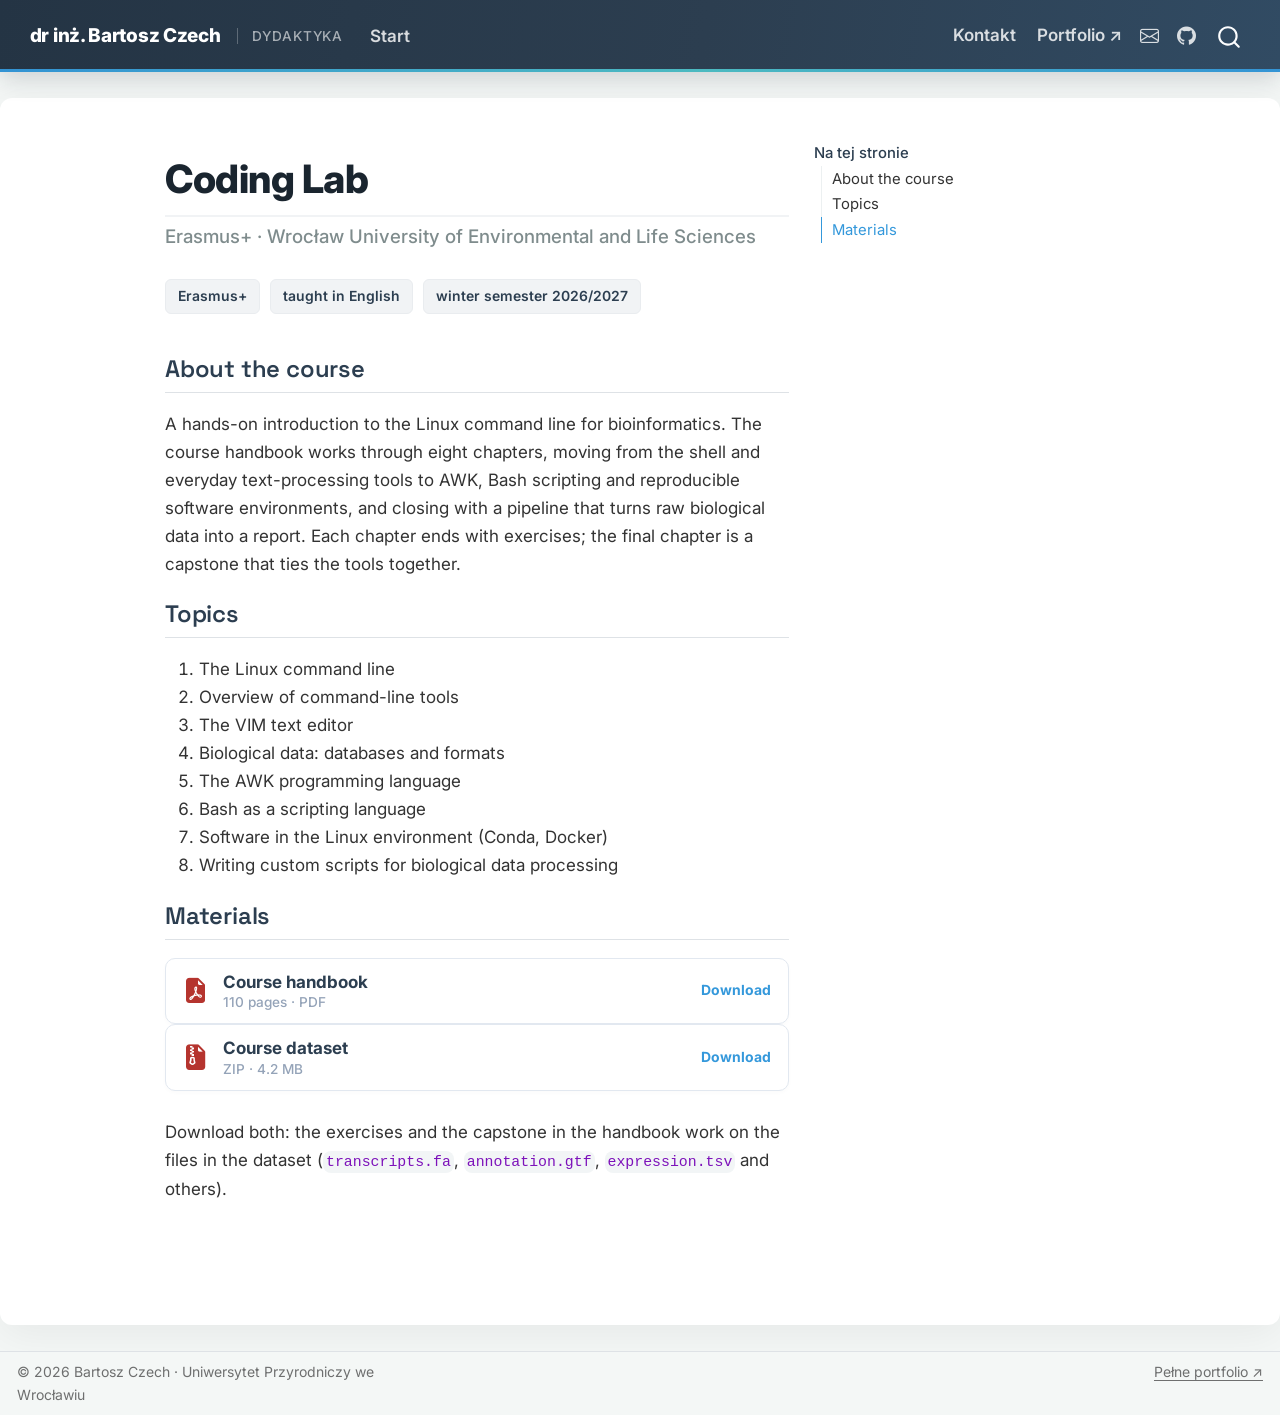
<file: teaching/kursy/coding-lab.html>
<!DOCTYPE html>
<html xmlns="http://www.w3.org/1999/xhtml" lang="en" xml:lang="en"><head>

<meta charset="utf-8">
<meta name="generator" content="quarto-1.10.18">

<meta name="viewport" content="width=device-width, initial-scale=1.0, user-scalable=yes">


<title>Coding Lab – dr inż. Bartosz Czech</title>
<style>
/* Default styles provided by pandoc.
** See https://pandoc.org/MANUAL.html#variables-for-html for config info.
*/
span.smallcaps{font-variant: small-caps;}
div.columns{display: flex; gap: 1.5em;}
div.column{flex: auto;}
@media screen {
div.columns{gap: min(4vw, 1.5em);}
div.column{overflow-x: auto;}
}
div.hanging-indent{margin-left: 1.5em; text-indent: -1.5em;}
ul.task-list{list-style: none;}
ul.task-list li input[type="checkbox"] {
  width: 0.8em;
  margin: 0 0.8em 0.2em -1em; /* quarto-specific, see https://github.com/quarto-dev/quarto-cli/issues/4556 */ 
  vertical-align: middle;
}
</style>


<script src="../site_libs/quarto-nav/quarto-nav.js"></script>
<script src="../site_libs/clipboard/clipboard.min.js"></script>
<script src="../site_libs/quarto-search/autocomplete.umd.js"></script>
<script src="../site_libs/quarto-search/fuse.min.js"></script>
<script src="../site_libs/quarto-search/quarto-search.js"></script>
<meta name="quarto:offset" content="../">
<script src="../site_libs/quarto-html/quarto.js" type="module"></script>
<script src="../site_libs/quarto-html/tabsets/tabsets.js" type="module"></script>
<script src="../site_libs/quarto-html/popper.min.js"></script>
<script src="../site_libs/quarto-html/tippy.umd.min.js"></script>
<script src="../site_libs/quarto-html/anchor.min.js"></script>
<link href="../site_libs/quarto-html/tippy.css" rel="stylesheet">
<link href="../site_libs/quarto-html/quarto-syntax-highlighting-64a204ab8560d761af7679ceaba22944.css" rel="stylesheet" id="quarto-text-highlighting-styles">
<script src="../site_libs/bootstrap/bootstrap.min.js"></script>
<link href="../site_libs/bootstrap/bootstrap-icons.css" rel="stylesheet">
<link href="../site_libs/bootstrap/bootstrap-d8c0bf7027a55d7e3455236f0a7f722e.min.css" rel="stylesheet" append-hash="true" id="quarto-bootstrap" data-mode="light">
<script id="quarto-search-options" type="application/json">{
  "location": "navbar",
  "copy-button": false,
  "collapse-after": 3,
  "panel-placement": "end",
  "type": "overlay",
  "limit": 50,
  "keyboard-shortcut": [
    "f",
    "/",
    "s"
  ],
  "language": {
    "search-no-results-text": "No results",
    "search-matching-documents-text": "matching documents",
    "search-copy-link-title": "Copy link to search",
    "search-hide-matches-text": "Hide additional matches",
    "search-more-match-text": "more match in this document",
    "search-more-matches-text": "more matches in this document",
    "search-clear-button-title": "Clear",
    "search-text-placeholder": "",
    "search-detached-cancel-button-title": "Cancel",
    "search-submit-button-title": "Submit",
    "search-label": "Search"
  }
}</script>
<style>html{ scroll-behavior: smooth; }</style>


</head>

<body class="nav-fixed quarto-light">

<div id="quarto-search-results"></div>
  <header id="quarto-header" class="headroom fixed-top">
    <nav class="navbar navbar-expand-lg " data-bs-theme="dark">
      <div class="navbar-container container-fluid">
      <div class="navbar-brand-container mx-auto">
    <a class="navbar-brand" href="../index.html">
    <span class="navbar-title">dr inż. Bartosz Czech</span>
    </a>
  </div>
            <div id="quarto-search" class="" title="Search"></div>
          <button class="navbar-toggler" type="button" data-bs-toggle="collapse" data-bs-target="#navbarCollapse" aria-controls="navbarCollapse" role="menu" aria-expanded="false" aria-label="Toggle navigation" onclick="if (window.quartoToggleHeadroom) { window.quartoToggleHeadroom(); }">
  <span class="navbar-toggler-icon"></span>
</button>
          <div class="collapse navbar-collapse" id="navbarCollapse">
            <ul class="navbar-nav navbar-nav-scroll me-auto">
  <li class="nav-item">
    <a class="nav-link" href="../index.html"> 
<span class="menu-text">Start</span></a>
  </li>  
</ul>
            <ul class="navbar-nav navbar-nav-scroll ms-auto">
  <li class="nav-item">
    <a class="nav-link" href="../index.html#kontakt"> 
<span class="menu-text">Kontakt</span></a>
  </li>  
  <li class="nav-item">
    <a class="nav-link" href="https://bczech.github.io"> 
<span class="menu-text">Portfolio ↗</span></a>
  </li>  
  <li class="nav-item compact">
    <a class="nav-link" href="mailto:bartosz.czech@upwr.edu.pl"> <i class="bi bi-envelope" role="img" aria-label="Email">
</i> 
<span class="menu-text"></span></a>
  </li>  
  <li class="nav-item compact">
    <a class="nav-link" href="https://github.com/bczech"> <i class="bi bi-github" role="img" aria-label="GitHub">
</i> 
<span class="menu-text"></span></a>
  </li>  
</ul>
          </div> <!-- /navcollapse -->
            <div class="quarto-navbar-tools">
</div>
      </div> <!-- /container-fluid -->
    </nav>
</header>
<!-- content -->
<div id="quarto-content" class="quarto-container page-columns page-rows-contents page-layout-article page-navbar">
<!-- sidebar -->
<!-- margin-sidebar -->
    <div id="quarto-margin-sidebar" class="sidebar margin-sidebar">
        <nav id="TOC" role="doc-toc" class="toc-active">
    <h2 id="toc-title">Na tej stronie</h2>
   
  <ul>
  <li><a href="#about-the-course" id="toc-about-the-course" class="nav-link active" data-scroll-target="#about-the-course">About the course</a></li>
  <li><a href="#topics" id="toc-topics" class="nav-link" data-scroll-target="#topics">Topics</a></li>
  <li><a href="#materials" id="toc-materials" class="nav-link" data-scroll-target="#materials">Materials</a></li>
  </ul>
</nav>
    </div>
<!-- main -->
<main class="content" id="quarto-document-content">

<header id="title-block-header" class="quarto-title-block default">
<div class="quarto-title">
<h1 class="title">Coding Lab</h1>
<p class="subtitle lead">Erasmus+ · Wrocław University of Environmental and Life Sciences</p>
</div>



<div class="quarto-title-meta">

    
  
    
  </div>
  


</header>


<p><span class="badge-soft">Erasmus+</span> <span class="badge-soft">taught in English</span> <span class="badge-soft">winter semester 2026/2027</span></p>
<section id="about-the-course" class="level2">
<h2 class="anchored" data-anchor-id="about-the-course">About the course</h2>
<p>A hands-on introduction to the Linux command line for bioinformatics. The course handbook works through eight chapters, moving from the shell and everyday text-processing tools to AWK, Bash scripting and reproducible software environments, and closing with a pipeline that turns raw biological data into a report. Each chapter ends with exercises; the final chapter is a capstone that ties the tools together.</p>
</section>
<section id="topics" class="level2">
<h2 class="anchored" data-anchor-id="topics">Topics</h2>
<ol type="1">
<li>The Linux command line</li>
<li>Overview of command-line tools</li>
<li>The VIM text editor</li>
<li>Biological data: databases and formats</li>
<li>The AWK programming language</li>
<li>Bash as a scripting language</li>
<li>Software in the Linux environment (Conda, Docker)</li>
<li>Writing custom scripts for biological data processing</li>
</ol>
</section>
<section id="materials" class="level2">
<h2 class="anchored" data-anchor-id="materials">Materials</h2>
<div class="mat-list">
<p><a href="coding-lab/coding-lab-handbook.pdf" class="mat-item"><span class="mat-ic bi bi-file-earmark-pdf-fill"></span><span class="mat-tt">Course handbook<span class="mat-meta">110 pages · PDF</span></span><span class="mat-dl">Download</span></a> <a href="coding-lab/coding-lab-data.zip" class="mat-item"><span class="mat-ic bi bi-file-earmark-zip-fill"></span><span class="mat-tt">Course dataset<span class="mat-meta">ZIP · 4.2 MB</span></span><span class="mat-dl">Download</span></a></p>
</div>
<p>Download both: the exercises and the capstone in the handbook work on the files in the dataset (<code>transcripts.fa</code>, <code>annotation.gtf</code>, <code>expression.tsv</code> and others).</p>


</section>

</main> <!-- /main -->
<!-- GoatCounter: statystyki odwiedzin bez ciasteczek (panel: https://bczech-teaching.goatcounter.com) -->
<script data-goatcounter="https://bczech-teaching.goatcounter.com/count" async="" src="//gc.zgo.at/count.js"></script>
<script>
  // Pobrania materiałów (PDF, .Rmd, .ipynb, .zip) liczone jako zdarzenia „pobranie/<kurs>/<plik>”;
  // dotyczy też plików dodanych później, bez oznaczania każdego linku.
  (function () {
    function licz(e) {
      var a = e.target.closest && e.target.closest('a[href]');
      if (!a || !/\.(pdf|rmd|ipynb|zip)$/i.test(a.getAttribute('href'))) return;
      if (!window.goatcounter || !window.goatcounter.count) return;
      var plik = a.getAttribute('href').split('/').pop();
      var kurs = location.pathname.split('/').pop().replace(/\.html$/, '') || 'start';
      window.goatcounter.count({
        path: 'pobranie/' + kurs + '/' + plik,
        title: a.textContent.replace(/\s+/g, ' ').trim(),
        event: true
      });
    }
    document.addEventListener('click', licz);
    document.addEventListener('auxclick', licz);  // środkowy przycisk: otwarcie w nowej karcie
  })();
</script>
<script id="quarto-html-after-body" type="application/javascript">
  window.document.addEventListener("DOMContentLoaded", function (event) {
    const icon = "";
    const anchorJS = new window.AnchorJS();
    anchorJS.options = {
      placement: 'right',
      icon: icon
    };
    anchorJS.add('.anchored');
    const isCodeAnnotation = (el) => {
      for (const clz of el.classList) {
        if (clz.startsWith('code-annotation-')) {                     
          return true;
        }
      }
      return false;
    }
    const onCopySuccess = function(e) {
      // button target
      const button = e.trigger;
      // don't keep focus
      button.blur();
      // flash "checked"
      button.classList.add('code-copy-button-checked');
      var currentTitle = button.getAttribute("title");
      button.setAttribute("title", "Copied!");
      let tooltip;
      if (window.bootstrap) {
        button.setAttribute("data-bs-toggle", "tooltip");
        button.setAttribute("data-bs-placement", "left");
        button.setAttribute("data-bs-title", "Copied!");
        tooltip = new bootstrap.Tooltip(button, 
          { trigger: "manual", 
            customClass: "code-copy-button-tooltip",
            offset: [0, -8]});
        tooltip.show();    
      }
      setTimeout(function() {
        if (tooltip) {
          tooltip.hide();
          button.removeAttribute("data-bs-title");
          button.removeAttribute("data-bs-toggle");
          button.removeAttribute("data-bs-placement");
        }
        button.setAttribute("title", currentTitle);
        button.classList.remove('code-copy-button-checked');
      }, 1000);
      // clear code selection
      e.clearSelection();
    }
    const getTextToCopy = function(trigger) {
      const outerScaffold = trigger.parentElement.cloneNode(true);
      const codeEl = outerScaffold.querySelector('code');
      for (const childEl of codeEl.children) {
        if (isCodeAnnotation(childEl)) {
          childEl.remove();
        }
      }
      return codeEl.innerText;
    }
    const clipboard = new window.ClipboardJS('.code-copy-button:not([data-in-quarto-modal])', {
      text: getTextToCopy
    });
    clipboard.on('success', onCopySuccess);
    if (window.document.getElementById('quarto-embedded-source-code-modal')) {
      const clipboardModal = new window.ClipboardJS('.code-copy-button[data-in-quarto-modal]', {
        text: getTextToCopy,
        container: window.document.getElementById('quarto-embedded-source-code-modal')
      });
      clipboardModal.on('success', onCopySuccess);
    }
      var localhostRegex = new RegExp(/^(?:http|https):\/\/localhost\:?[0-9]*\//);
      var mailtoRegex = new RegExp(/^mailto:/);
        var filterRegex = new RegExp("https:\/\/bczech\.github\.io\/teaching\/");
      var isInternal = (href) => {
          return filterRegex.test(href) || localhostRegex.test(href) || mailtoRegex.test(href);
      }
      // Inspect non-navigation links and adorn them if external
     var links = window.document.querySelectorAll('a[href]:not(.nav-link):not(.navbar-brand):not(.toc-action):not(.sidebar-link):not(.sidebar-item-toggle):not(.pagination-link):not(.no-external):not([aria-hidden]):not(.dropdown-item):not(.quarto-navigation-tool):not(.about-link)');
      for (var i=0; i<links.length; i++) {
        const link = links[i];
        if (!isInternal(link.href)) {
          // undo the damage that might have been done by quarto-nav.js in the case of
          // links that we want to consider external
          if (link.dataset.originalHref !== undefined) {
            link.href = link.dataset.originalHref;
          }
            // target, if specified
            link.setAttribute("target", "_blank");
            if (link.getAttribute("rel") === null) {
              link.setAttribute("rel", "noopener");
            }
        }
      }
    function tippyHover(el, contentFn, onTriggerFn, onUntriggerFn) {
      const config = {
        allowHTML: true,
        maxWidth: 500,
        delay: 100,
        arrow: false,
        appendTo: function(el) {
            return el.parentElement;
        },
        interactive: true,
        interactiveBorder: 10,
        theme: 'quarto',
        placement: 'bottom-start',
      };
      if (contentFn) {
        config.content = contentFn;
      }
      if (onTriggerFn) {
        config.onTrigger = onTriggerFn;
      }
      if (onUntriggerFn) {
        config.onUntrigger = onUntriggerFn;
      }
      window.tippy(el, config); 
    }
    const noterefs = window.document.querySelectorAll('a[role="doc-noteref"]');
    for (var i=0; i<noterefs.length; i++) {
      const ref = noterefs[i];
      tippyHover(ref, function() {
        // use id or data attribute instead here
        let href = ref.getAttribute('data-footnote-href') || ref.getAttribute('href');
        try { href = new URL(href).hash; } catch {}
        const id = href.replace(/^#\/?/, "");
        const note = window.document.getElementById(id);
        if (note) {
          return note.innerHTML;
        } else {
          return "";
        }
      });
    }
    const xrefs = window.document.querySelectorAll('a.quarto-xref');
    const processXRef = (id, note) => {
      // Strip column container classes
      const stripColumnClz = (el) => {
        el.classList.remove("page-full", "page-columns");
        if (el.children) {
          for (const child of el.children) {
            stripColumnClz(child);
          }
        }
      }
      stripColumnClz(note)
      if (id === null || id.startsWith('sec-')) {
        // Special case sections, only their first couple elements
        const container = document.createElement("div");
        if (note.children && note.children.length > 2) {
          container.appendChild(note.children[0].cloneNode(true));
          for (let i = 1; i < note.children.length; i++) {
            const child = note.children[i];
            if (child.tagName === "P" && child.innerText === "") {
              continue;
            } else {
              container.appendChild(child.cloneNode(true));
              break;
            }
          }
          if (window.Quarto?.typesetMath) {
            window.Quarto.typesetMath(container);
          }
          return container.innerHTML
        } else {
          if (window.Quarto?.typesetMath) {
            window.Quarto.typesetMath(note);
          }
          return note.innerHTML;
        }
      } else {
        // Remove any anchor links if they are present
        const anchorLink = note.querySelector('a.anchorjs-link');
        if (anchorLink) {
          anchorLink.remove();
        }
        if (window.Quarto?.typesetMath) {
          window.Quarto.typesetMath(note);
        }
        if (note.classList.contains("callout")) {
          return note.outerHTML;
        } else {
          return note.innerHTML;
        }
      }
    }
    for (var i=0; i<xrefs.length; i++) {
      const xref = xrefs[i];
      tippyHover(xref, undefined, function(instance) {
        instance.disable();
        let url = xref.getAttribute('href');
        let hash = undefined; 
        if (url.startsWith('#')) {
          hash = url;
        } else {
          try { hash = new URL(url).hash; } catch {}
        }
        if (hash) {
          const id = hash.replace(/^#\/?/, "");
          const note = window.document.getElementById(id);
          if (note !== null) {
            try {
              const html = processXRef(id, note.cloneNode(true));
              instance.setContent(html);
            } finally {
              instance.enable();
              instance.show();
            }
          } else {
            // See if we can fetch this
            fetch(url.split('#')[0])
            .then(res => res.text())
            .then(html => {
              const parser = new DOMParser();
              const htmlDoc = parser.parseFromString(html, "text/html");
              const note = htmlDoc.getElementById(id);
              if (note !== null) {
                const html = processXRef(id, note);
                instance.setContent(html);
              } 
            }).finally(() => {
              instance.enable();
              instance.show();
            });
          }
        } else {
          // See if we can fetch a full url (with no hash to target)
          // This is a special case and we should probably do some content thinning / targeting
          fetch(url)
          .then(res => res.text())
          .then(html => {
            const parser = new DOMParser();
            const htmlDoc = parser.parseFromString(html, "text/html");
            const note = htmlDoc.querySelector('main.content');
            if (note !== null) {
              // This should only happen for chapter cross references
              // (since there is no id in the URL)
              // remove the first header
              if (note.children.length > 0 && note.children[0].tagName === "HEADER") {
                note.children[0].remove();
              }
              const html = processXRef(null, note);
              instance.setContent(html);
            } 
          }).finally(() => {
            instance.enable();
            instance.show();
          });
        }
      }, function(instance) {
      });
    }
        let selectedAnnoteEl;
        const selectorForAnnotation = ( cell, annotation) => {
          let cellAttr = 'data-code-cell="' + cell + '"';
          let lineAttr = 'data-code-annotation="' +  annotation + '"';
          const selector = 'span[' + cellAttr + '][' + lineAttr + ']';
          return selector;
        }
        const selectCodeLines = (annoteEl) => {
          const doc = window.document;
          const targetCell = annoteEl.getAttribute("data-target-cell");
          const targetAnnotation = annoteEl.getAttribute("data-target-annotation");
          const annoteSpan = window.document.querySelector(selectorForAnnotation(targetCell, targetAnnotation));
          const lines = annoteSpan.getAttribute("data-code-lines").split(",");
          const lineIds = lines.map((line) => {
            return targetCell + "-" + line;
          })
          let top = null;
          let height = null;
          let parent = null;
          if (lineIds.length > 0) {
              //compute the position of the single el (top and bottom and make a div)
              const el = window.document.getElementById(lineIds[0]);
              top = el.offsetTop;
              height = el.offsetHeight;
              parent = el.parentElement.parentElement;
            if (lineIds.length > 1) {
              const lastEl = window.document.getElementById(lineIds[lineIds.length - 1]);
              const bottom = lastEl.offsetTop + lastEl.offsetHeight;
              height = bottom - top;
            }
            if (top !== null && height !== null && parent !== null) {
              // cook up a div (if necessary) and position it 
              let div = window.document.getElementById("code-annotation-line-highlight");
              if (div === null) {
                div = window.document.createElement("div");
                div.setAttribute("id", "code-annotation-line-highlight");
                div.style.position = 'absolute';
                parent.appendChild(div);
              }
              div.style.top = top - 2 + "px";
              div.style.height = height + 4 + "px";
              div.style.left = 0;
              let gutterDiv = window.document.getElementById("code-annotation-line-highlight-gutter");
              if (gutterDiv === null) {
                gutterDiv = window.document.createElement("div");
                gutterDiv.setAttribute("id", "code-annotation-line-highlight-gutter");
                gutterDiv.style.position = 'absolute';
                const codeCell = window.document.getElementById(targetCell);
                const gutter = codeCell.querySelector('.code-annotation-gutter');
                gutter.appendChild(gutterDiv);
              }
              gutterDiv.style.top = top - 2 + "px";
              gutterDiv.style.height = height + 4 + "px";
            }
            selectedAnnoteEl = annoteEl;
          }
        };
        const unselectCodeLines = () => {
          const elementsIds = ["code-annotation-line-highlight", "code-annotation-line-highlight-gutter"];
          elementsIds.forEach((elId) => {
            const div = window.document.getElementById(elId);
            if (div) {
              div.remove();
            }
          });
          selectedAnnoteEl = undefined;
        };
          // Handle positioning of the toggle
      window.addEventListener(
        "resize",
        throttle(() => {
          elRect = undefined;
          if (selectedAnnoteEl) {
            selectCodeLines(selectedAnnoteEl);
          }
        }, 10)
      );
      function throttle(fn, ms) {
      let throttle = false;
      let timer;
        return (...args) => {
          if(!throttle) { // first call gets through
              fn.apply(this, args);
              throttle = true;
          } else { // all the others get throttled
              if(timer) clearTimeout(timer); // cancel #2
              timer = setTimeout(() => {
                fn.apply(this, args);
                timer = throttle = false;
              }, ms);
          }
        };
      }
        // Attach click handler to the DT
        const annoteDls = window.document.querySelectorAll('dt[data-target-cell]');
        for (const annoteDlNode of annoteDls) {
          annoteDlNode.addEventListener('click', (event) => {
            const clickedEl = event.target;
            if (clickedEl !== selectedAnnoteEl) {
              unselectCodeLines();
              const activeEl = window.document.querySelector('dt[data-target-cell].code-annotation-active');
              if (activeEl) {
                activeEl.classList.remove('code-annotation-active');
              }
              selectCodeLines(clickedEl);
              clickedEl.classList.add('code-annotation-active');
            } else {
              // Unselect the line
              unselectCodeLines();
              clickedEl.classList.remove('code-annotation-active');
            }
          });
        }
    const findCites = (el) => {
      const parentEl = el.parentElement;
      if (parentEl) {
        const cites = parentEl.dataset.cites;
        if (cites) {
          return {
            el,
            cites: cites.split(' ')
          };
        } else {
          return findCites(el.parentElement)
        }
      } else {
        return undefined;
      }
    };
    var bibliorefs = window.document.querySelectorAll('a[role="doc-biblioref"]');
    for (var i=0; i<bibliorefs.length; i++) {
      const ref = bibliorefs[i];
      const citeInfo = findCites(ref);
      if (citeInfo) {
        tippyHover(citeInfo.el, function() {
          var popup = window.document.createElement('div');
          citeInfo.cites.forEach(function(cite) {
            var citeDiv = window.document.createElement('div');
            citeDiv.classList.add('hanging-indent');
            citeDiv.classList.add('csl-entry');
            var biblioDiv = window.document.getElementById('ref-' + cite);
            if (biblioDiv) {
              citeDiv.innerHTML = biblioDiv.innerHTML;
            }
            popup.appendChild(citeDiv);
          });
          return popup.innerHTML;
        });
      }
    }
  });
  </script>
</div> <!-- /content -->
<footer class="footer">
  <div class="nav-footer">
    <div class="nav-footer-left">
<p>© 2026 Bartosz Czech · Uniwersytet Przyrodniczy we Wrocławiu</p>
</div>   
    <div class="nav-footer-center">
      &nbsp;
    </div>
    <div class="nav-footer-right">
<p><a href="https://bczech.github.io">Pełne portfolio ↗</a></p>
</div>
  </div>
</footer>




<script src="../site_libs/quarto-html/zenscroll-min.js"></script>
</body></html>
</file>
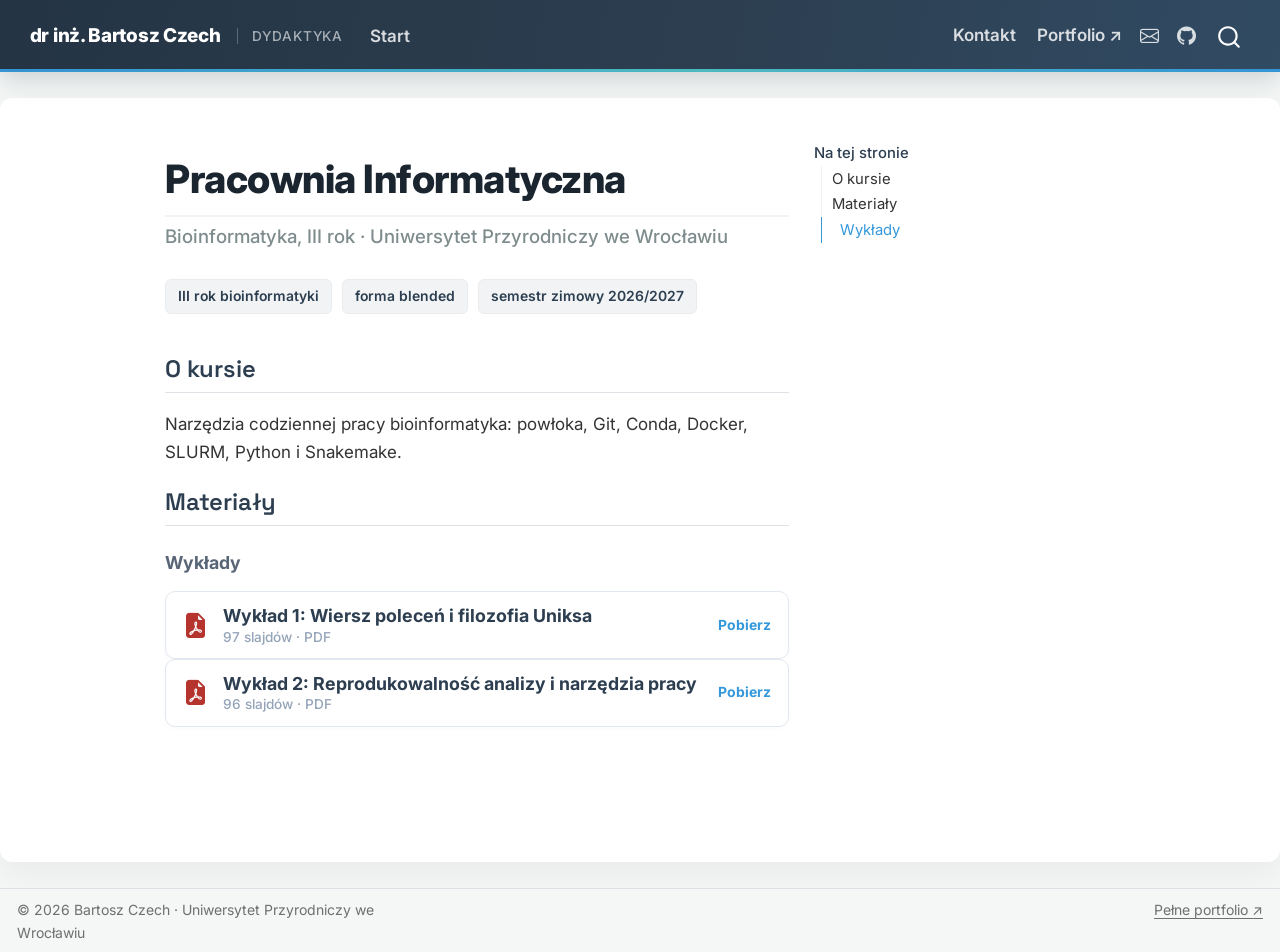
<file: teaching/kursy/pracownia-informatyczna.html>
<!DOCTYPE html>
<html xmlns="http://www.w3.org/1999/xhtml" lang="en" xml:lang="en"><head>

<meta charset="utf-8">
<meta name="generator" content="quarto-1.10.18">

<meta name="viewport" content="width=device-width, initial-scale=1.0, user-scalable=yes">


<title>Pracownia Informatyczna – dr inż. Bartosz Czech</title>
<style>
/* Default styles provided by pandoc.
** See https://pandoc.org/MANUAL.html#variables-for-html for config info.
*/
span.smallcaps{font-variant: small-caps;}
div.columns{display: flex; gap: 1.5em;}
div.column{flex: auto;}
@media screen {
div.columns{gap: min(4vw, 1.5em);}
div.column{overflow-x: auto;}
}
div.hanging-indent{margin-left: 1.5em; text-indent: -1.5em;}
ul.task-list{list-style: none;}
ul.task-list li input[type="checkbox"] {
  width: 0.8em;
  margin: 0 0.8em 0.2em -1em; /* quarto-specific, see https://github.com/quarto-dev/quarto-cli/issues/4556 */ 
  vertical-align: middle;
}
</style>


<script src="../site_libs/quarto-nav/quarto-nav.js"></script>
<script src="../site_libs/clipboard/clipboard.min.js"></script>
<script src="../site_libs/quarto-search/autocomplete.umd.js"></script>
<script src="../site_libs/quarto-search/fuse.min.js"></script>
<script src="../site_libs/quarto-search/quarto-search.js"></script>
<meta name="quarto:offset" content="../">
<script src="../site_libs/quarto-html/quarto.js" type="module"></script>
<script src="../site_libs/quarto-html/tabsets/tabsets.js" type="module"></script>
<script src="../site_libs/quarto-html/popper.min.js"></script>
<script src="../site_libs/quarto-html/tippy.umd.min.js"></script>
<script src="../site_libs/quarto-html/anchor.min.js"></script>
<link href="../site_libs/quarto-html/tippy.css" rel="stylesheet">
<link href="../site_libs/quarto-html/quarto-syntax-highlighting-64a204ab8560d761af7679ceaba22944.css" rel="stylesheet" id="quarto-text-highlighting-styles">
<script src="../site_libs/bootstrap/bootstrap.min.js"></script>
<link href="../site_libs/bootstrap/bootstrap-icons.css" rel="stylesheet">
<link href="../site_libs/bootstrap/bootstrap-d8c0bf7027a55d7e3455236f0a7f722e.min.css" rel="stylesheet" append-hash="true" id="quarto-bootstrap" data-mode="light">
<script id="quarto-search-options" type="application/json">{
  "location": "navbar",
  "copy-button": false,
  "collapse-after": 3,
  "panel-placement": "end",
  "type": "overlay",
  "limit": 50,
  "keyboard-shortcut": [
    "f",
    "/",
    "s"
  ],
  "language": {
    "search-no-results-text": "No results",
    "search-matching-documents-text": "matching documents",
    "search-copy-link-title": "Copy link to search",
    "search-hide-matches-text": "Hide additional matches",
    "search-more-match-text": "more match in this document",
    "search-more-matches-text": "more matches in this document",
    "search-clear-button-title": "Clear",
    "search-text-placeholder": "",
    "search-detached-cancel-button-title": "Cancel",
    "search-submit-button-title": "Submit",
    "search-label": "Search"
  }
}</script>
<style>html{ scroll-behavior: smooth; }</style>


</head>

<body class="nav-fixed quarto-light">

<div id="quarto-search-results"></div>
  <header id="quarto-header" class="headroom fixed-top">
    <nav class="navbar navbar-expand-lg " data-bs-theme="dark">
      <div class="navbar-container container-fluid">
      <div class="navbar-brand-container mx-auto">
    <a class="navbar-brand" href="../index.html">
    <span class="navbar-title">dr inż. Bartosz Czech</span>
    </a>
  </div>
            <div id="quarto-search" class="" title="Search"></div>
          <button class="navbar-toggler" type="button" data-bs-toggle="collapse" data-bs-target="#navbarCollapse" aria-controls="navbarCollapse" role="menu" aria-expanded="false" aria-label="Toggle navigation" onclick="if (window.quartoToggleHeadroom) { window.quartoToggleHeadroom(); }">
  <span class="navbar-toggler-icon"></span>
</button>
          <div class="collapse navbar-collapse" id="navbarCollapse">
            <ul class="navbar-nav navbar-nav-scroll me-auto">
  <li class="nav-item">
    <a class="nav-link" href="../index.html"> 
<span class="menu-text">Start</span></a>
  </li>  
</ul>
            <ul class="navbar-nav navbar-nav-scroll ms-auto">
  <li class="nav-item">
    <a class="nav-link" href="../index.html#kontakt"> 
<span class="menu-text">Kontakt</span></a>
  </li>  
  <li class="nav-item">
    <a class="nav-link" href="https://bczech.github.io"> 
<span class="menu-text">Portfolio ↗</span></a>
  </li>  
  <li class="nav-item compact">
    <a class="nav-link" href="mailto:bartosz.czech@upwr.edu.pl"> <i class="bi bi-envelope" role="img" aria-label="Email">
</i> 
<span class="menu-text"></span></a>
  </li>  
  <li class="nav-item compact">
    <a class="nav-link" href="https://github.com/bczech"> <i class="bi bi-github" role="img" aria-label="GitHub">
</i> 
<span class="menu-text"></span></a>
  </li>  
</ul>
          </div> <!-- /navcollapse -->
            <div class="quarto-navbar-tools">
</div>
      </div> <!-- /container-fluid -->
    </nav>
</header>
<!-- content -->
<div id="quarto-content" class="quarto-container page-columns page-rows-contents page-layout-article page-navbar">
<!-- sidebar -->
<!-- margin-sidebar -->
    <div id="quarto-margin-sidebar" class="sidebar margin-sidebar">
        <nav id="TOC" role="doc-toc" class="toc-active">
    <h2 id="toc-title">Na tej stronie</h2>
   
  <ul>
  <li><a href="#o-kursie" id="toc-o-kursie" class="nav-link active" data-scroll-target="#o-kursie">O kursie</a></li>
  <li><a href="#materiały" id="toc-materiały" class="nav-link" data-scroll-target="#materiały">Materiały</a>
  <ul class="collapse">
  <li><a href="#wykłady" id="toc-wykłady" class="nav-link" data-scroll-target="#wykłady">Wykłady</a></li>
  </ul></li>
  </ul>
</nav>
    </div>
<!-- main -->
<main class="content" id="quarto-document-content">

<header id="title-block-header" class="quarto-title-block default">
<div class="quarto-title">
<h1 class="title">Pracownia Informatyczna</h1>
<p class="subtitle lead">Bioinformatyka, III rok · Uniwersytet Przyrodniczy we Wrocławiu</p>
</div>



<div class="quarto-title-meta">

    
  
    
  </div>
  


</header>


<p><span class="badge-soft">III rok bioinformatyki</span> <span class="badge-soft">forma blended</span> <span class="badge-soft">semestr zimowy 2026/2027</span></p>
<section id="o-kursie" class="level2">
<h2 class="anchored" data-anchor-id="o-kursie">O kursie</h2>
<p>Narzędzia codziennej pracy bioinformatyka: powłoka, Git, Conda, Docker, SLURM, Python i Snakemake.</p>
</section>
<section id="materiały" class="level2">
<h2 class="anchored" data-anchor-id="materiały">Materiały</h2>
<section id="wykłady" class="level3 mat-sub">
<h3 class="mat-sub anchored" data-anchor-id="wykłady">Wykłady</h3>
<div class="mat-list">
<p><a href="pracownia-informatyczna/wyklad-01-wiersz-polecen.pdf" class="mat-item"><span class="mat-ic bi bi-file-earmark-pdf-fill"></span><span class="mat-tt">Wykład 1: Wiersz poleceń i filozofia Uniksa<span class="mat-meta">97 slajdów · PDF</span></span><span class="mat-dl">Pobierz</span></a> <a href="pracownia-informatyczna/wyklad-02-reprodukowalnosc.pdf" class="mat-item"><span class="mat-ic bi bi-file-earmark-pdf-fill"></span><span class="mat-tt">Wykład 2: Reprodukowalność analizy i narzędzia pracy<span class="mat-meta">96 slajdów · PDF</span></span><span class="mat-dl">Pobierz</span></a></p>
</div>


</section>
</section>

</main> <!-- /main -->
<!-- GoatCounter: statystyki odwiedzin bez ciasteczek (panel: https://bczech-teaching.goatcounter.com) -->
<script data-goatcounter="https://bczech-teaching.goatcounter.com/count" async="" src="//gc.zgo.at/count.js"></script>
<script>
  // Pobrania materiałów (PDF, .Rmd, .ipynb, .zip) liczone jako zdarzenia „pobranie/<kurs>/<plik>”;
  // dotyczy też plików dodanych później, bez oznaczania każdego linku.
  (function () {
    function licz(e) {
      var a = e.target.closest && e.target.closest('a[href]');
      if (!a || !/\.(pdf|rmd|ipynb|zip)$/i.test(a.getAttribute('href'))) return;
      if (!window.goatcounter || !window.goatcounter.count) return;
      var plik = a.getAttribute('href').split('/').pop();
      var kurs = location.pathname.split('/').pop().replace(/\.html$/, '') || 'start';
      window.goatcounter.count({
        path: 'pobranie/' + kurs + '/' + plik,
        title: a.textContent.replace(/\s+/g, ' ').trim(),
        event: true
      });
    }
    document.addEventListener('click', licz);
    document.addEventListener('auxclick', licz);  // środkowy przycisk: otwarcie w nowej karcie
  })();
</script>
<script id="quarto-html-after-body" type="application/javascript">
  window.document.addEventListener("DOMContentLoaded", function (event) {
    const icon = "";
    const anchorJS = new window.AnchorJS();
    anchorJS.options = {
      placement: 'right',
      icon: icon
    };
    anchorJS.add('.anchored');
    const isCodeAnnotation = (el) => {
      for (const clz of el.classList) {
        if (clz.startsWith('code-annotation-')) {                     
          return true;
        }
      }
      return false;
    }
    const onCopySuccess = function(e) {
      // button target
      const button = e.trigger;
      // don't keep focus
      button.blur();
      // flash "checked"
      button.classList.add('code-copy-button-checked');
      var currentTitle = button.getAttribute("title");
      button.setAttribute("title", "Copied!");
      let tooltip;
      if (window.bootstrap) {
        button.setAttribute("data-bs-toggle", "tooltip");
        button.setAttribute("data-bs-placement", "left");
        button.setAttribute("data-bs-title", "Copied!");
        tooltip = new bootstrap.Tooltip(button, 
          { trigger: "manual", 
            customClass: "code-copy-button-tooltip",
            offset: [0, -8]});
        tooltip.show();    
      }
      setTimeout(function() {
        if (tooltip) {
          tooltip.hide();
          button.removeAttribute("data-bs-title");
          button.removeAttribute("data-bs-toggle");
          button.removeAttribute("data-bs-placement");
        }
        button.setAttribute("title", currentTitle);
        button.classList.remove('code-copy-button-checked');
      }, 1000);
      // clear code selection
      e.clearSelection();
    }
    const getTextToCopy = function(trigger) {
      const outerScaffold = trigger.parentElement.cloneNode(true);
      const codeEl = outerScaffold.querySelector('code');
      for (const childEl of codeEl.children) {
        if (isCodeAnnotation(childEl)) {
          childEl.remove();
        }
      }
      return codeEl.innerText;
    }
    const clipboard = new window.ClipboardJS('.code-copy-button:not([data-in-quarto-modal])', {
      text: getTextToCopy
    });
    clipboard.on('success', onCopySuccess);
    if (window.document.getElementById('quarto-embedded-source-code-modal')) {
      const clipboardModal = new window.ClipboardJS('.code-copy-button[data-in-quarto-modal]', {
        text: getTextToCopy,
        container: window.document.getElementById('quarto-embedded-source-code-modal')
      });
      clipboardModal.on('success', onCopySuccess);
    }
      var localhostRegex = new RegExp(/^(?:http|https):\/\/localhost\:?[0-9]*\//);
      var mailtoRegex = new RegExp(/^mailto:/);
        var filterRegex = new RegExp("https:\/\/bczech\.github\.io\/teaching\/");
      var isInternal = (href) => {
          return filterRegex.test(href) || localhostRegex.test(href) || mailtoRegex.test(href);
      }
      // Inspect non-navigation links and adorn them if external
     var links = window.document.querySelectorAll('a[href]:not(.nav-link):not(.navbar-brand):not(.toc-action):not(.sidebar-link):not(.sidebar-item-toggle):not(.pagination-link):not(.no-external):not([aria-hidden]):not(.dropdown-item):not(.quarto-navigation-tool):not(.about-link)');
      for (var i=0; i<links.length; i++) {
        const link = links[i];
        if (!isInternal(link.href)) {
          // undo the damage that might have been done by quarto-nav.js in the case of
          // links that we want to consider external
          if (link.dataset.originalHref !== undefined) {
            link.href = link.dataset.originalHref;
          }
            // target, if specified
            link.setAttribute("target", "_blank");
            if (link.getAttribute("rel") === null) {
              link.setAttribute("rel", "noopener");
            }
        }
      }
    function tippyHover(el, contentFn, onTriggerFn, onUntriggerFn) {
      const config = {
        allowHTML: true,
        maxWidth: 500,
        delay: 100,
        arrow: false,
        appendTo: function(el) {
            return el.parentElement;
        },
        interactive: true,
        interactiveBorder: 10,
        theme: 'quarto',
        placement: 'bottom-start',
      };
      if (contentFn) {
        config.content = contentFn;
      }
      if (onTriggerFn) {
        config.onTrigger = onTriggerFn;
      }
      if (onUntriggerFn) {
        config.onUntrigger = onUntriggerFn;
      }
      window.tippy(el, config); 
    }
    const noterefs = window.document.querySelectorAll('a[role="doc-noteref"]');
    for (var i=0; i<noterefs.length; i++) {
      const ref = noterefs[i];
      tippyHover(ref, function() {
        // use id or data attribute instead here
        let href = ref.getAttribute('data-footnote-href') || ref.getAttribute('href');
        try { href = new URL(href).hash; } catch {}
        const id = href.replace(/^#\/?/, "");
        const note = window.document.getElementById(id);
        if (note) {
          return note.innerHTML;
        } else {
          return "";
        }
      });
    }
    const xrefs = window.document.querySelectorAll('a.quarto-xref');
    const processXRef = (id, note) => {
      // Strip column container classes
      const stripColumnClz = (el) => {
        el.classList.remove("page-full", "page-columns");
        if (el.children) {
          for (const child of el.children) {
            stripColumnClz(child);
          }
        }
      }
      stripColumnClz(note)
      if (id === null || id.startsWith('sec-')) {
        // Special case sections, only their first couple elements
        const container = document.createElement("div");
        if (note.children && note.children.length > 2) {
          container.appendChild(note.children[0].cloneNode(true));
          for (let i = 1; i < note.children.length; i++) {
            const child = note.children[i];
            if (child.tagName === "P" && child.innerText === "") {
              continue;
            } else {
              container.appendChild(child.cloneNode(true));
              break;
            }
          }
          if (window.Quarto?.typesetMath) {
            window.Quarto.typesetMath(container);
          }
          return container.innerHTML
        } else {
          if (window.Quarto?.typesetMath) {
            window.Quarto.typesetMath(note);
          }
          return note.innerHTML;
        }
      } else {
        // Remove any anchor links if they are present
        const anchorLink = note.querySelector('a.anchorjs-link');
        if (anchorLink) {
          anchorLink.remove();
        }
        if (window.Quarto?.typesetMath) {
          window.Quarto.typesetMath(note);
        }
        if (note.classList.contains("callout")) {
          return note.outerHTML;
        } else {
          return note.innerHTML;
        }
      }
    }
    for (var i=0; i<xrefs.length; i++) {
      const xref = xrefs[i];
      tippyHover(xref, undefined, function(instance) {
        instance.disable();
        let url = xref.getAttribute('href');
        let hash = undefined; 
        if (url.startsWith('#')) {
          hash = url;
        } else {
          try { hash = new URL(url).hash; } catch {}
        }
        if (hash) {
          const id = hash.replace(/^#\/?/, "");
          const note = window.document.getElementById(id);
          if (note !== null) {
            try {
              const html = processXRef(id, note.cloneNode(true));
              instance.setContent(html);
            } finally {
              instance.enable();
              instance.show();
            }
          } else {
            // See if we can fetch this
            fetch(url.split('#')[0])
            .then(res => res.text())
            .then(html => {
              const parser = new DOMParser();
              const htmlDoc = parser.parseFromString(html, "text/html");
              const note = htmlDoc.getElementById(id);
              if (note !== null) {
                const html = processXRef(id, note);
                instance.setContent(html);
              } 
            }).finally(() => {
              instance.enable();
              instance.show();
            });
          }
        } else {
          // See if we can fetch a full url (with no hash to target)
          // This is a special case and we should probably do some content thinning / targeting
          fetch(url)
          .then(res => res.text())
          .then(html => {
            const parser = new DOMParser();
            const htmlDoc = parser.parseFromString(html, "text/html");
            const note = htmlDoc.querySelector('main.content');
            if (note !== null) {
              // This should only happen for chapter cross references
              // (since there is no id in the URL)
              // remove the first header
              if (note.children.length > 0 && note.children[0].tagName === "HEADER") {
                note.children[0].remove();
              }
              const html = processXRef(null, note);
              instance.setContent(html);
            } 
          }).finally(() => {
            instance.enable();
            instance.show();
          });
        }
      }, function(instance) {
      });
    }
        let selectedAnnoteEl;
        const selectorForAnnotation = ( cell, annotation) => {
          let cellAttr = 'data-code-cell="' + cell + '"';
          let lineAttr = 'data-code-annotation="' +  annotation + '"';
          const selector = 'span[' + cellAttr + '][' + lineAttr + ']';
          return selector;
        }
        const selectCodeLines = (annoteEl) => {
          const doc = window.document;
          const targetCell = annoteEl.getAttribute("data-target-cell");
          const targetAnnotation = annoteEl.getAttribute("data-target-annotation");
          const annoteSpan = window.document.querySelector(selectorForAnnotation(targetCell, targetAnnotation));
          const lines = annoteSpan.getAttribute("data-code-lines").split(",");
          const lineIds = lines.map((line) => {
            return targetCell + "-" + line;
          })
          let top = null;
          let height = null;
          let parent = null;
          if (lineIds.length > 0) {
              //compute the position of the single el (top and bottom and make a div)
              const el = window.document.getElementById(lineIds[0]);
              top = el.offsetTop;
              height = el.offsetHeight;
              parent = el.parentElement.parentElement;
            if (lineIds.length > 1) {
              const lastEl = window.document.getElementById(lineIds[lineIds.length - 1]);
              const bottom = lastEl.offsetTop + lastEl.offsetHeight;
              height = bottom - top;
            }
            if (top !== null && height !== null && parent !== null) {
              // cook up a div (if necessary) and position it 
              let div = window.document.getElementById("code-annotation-line-highlight");
              if (div === null) {
                div = window.document.createElement("div");
                div.setAttribute("id", "code-annotation-line-highlight");
                div.style.position = 'absolute';
                parent.appendChild(div);
              }
              div.style.top = top - 2 + "px";
              div.style.height = height + 4 + "px";
              div.style.left = 0;
              let gutterDiv = window.document.getElementById("code-annotation-line-highlight-gutter");
              if (gutterDiv === null) {
                gutterDiv = window.document.createElement("div");
                gutterDiv.setAttribute("id", "code-annotation-line-highlight-gutter");
                gutterDiv.style.position = 'absolute';
                const codeCell = window.document.getElementById(targetCell);
                const gutter = codeCell.querySelector('.code-annotation-gutter');
                gutter.appendChild(gutterDiv);
              }
              gutterDiv.style.top = top - 2 + "px";
              gutterDiv.style.height = height + 4 + "px";
            }
            selectedAnnoteEl = annoteEl;
          }
        };
        const unselectCodeLines = () => {
          const elementsIds = ["code-annotation-line-highlight", "code-annotation-line-highlight-gutter"];
          elementsIds.forEach((elId) => {
            const div = window.document.getElementById(elId);
            if (div) {
              div.remove();
            }
          });
          selectedAnnoteEl = undefined;
        };
          // Handle positioning of the toggle
      window.addEventListener(
        "resize",
        throttle(() => {
          elRect = undefined;
          if (selectedAnnoteEl) {
            selectCodeLines(selectedAnnoteEl);
          }
        }, 10)
      );
      function throttle(fn, ms) {
      let throttle = false;
      let timer;
        return (...args) => {
          if(!throttle) { // first call gets through
              fn.apply(this, args);
              throttle = true;
          } else { // all the others get throttled
              if(timer) clearTimeout(timer); // cancel #2
              timer = setTimeout(() => {
                fn.apply(this, args);
                timer = throttle = false;
              }, ms);
          }
        };
      }
        // Attach click handler to the DT
        const annoteDls = window.document.querySelectorAll('dt[data-target-cell]');
        for (const annoteDlNode of annoteDls) {
          annoteDlNode.addEventListener('click', (event) => {
            const clickedEl = event.target;
            if (clickedEl !== selectedAnnoteEl) {
              unselectCodeLines();
              const activeEl = window.document.querySelector('dt[data-target-cell].code-annotation-active');
              if (activeEl) {
                activeEl.classList.remove('code-annotation-active');
              }
              selectCodeLines(clickedEl);
              clickedEl.classList.add('code-annotation-active');
            } else {
              // Unselect the line
              unselectCodeLines();
              clickedEl.classList.remove('code-annotation-active');
            }
          });
        }
    const findCites = (el) => {
      const parentEl = el.parentElement;
      if (parentEl) {
        const cites = parentEl.dataset.cites;
        if (cites) {
          return {
            el,
            cites: cites.split(' ')
          };
        } else {
          return findCites(el.parentElement)
        }
      } else {
        return undefined;
      }
    };
    var bibliorefs = window.document.querySelectorAll('a[role="doc-biblioref"]');
    for (var i=0; i<bibliorefs.length; i++) {
      const ref = bibliorefs[i];
      const citeInfo = findCites(ref);
      if (citeInfo) {
        tippyHover(citeInfo.el, function() {
          var popup = window.document.createElement('div');
          citeInfo.cites.forEach(function(cite) {
            var citeDiv = window.document.createElement('div');
            citeDiv.classList.add('hanging-indent');
            citeDiv.classList.add('csl-entry');
            var biblioDiv = window.document.getElementById('ref-' + cite);
            if (biblioDiv) {
              citeDiv.innerHTML = biblioDiv.innerHTML;
            }
            popup.appendChild(citeDiv);
          });
          return popup.innerHTML;
        });
      }
    }
  });
  </script>
</div> <!-- /content -->
<footer class="footer">
  <div class="nav-footer">
    <div class="nav-footer-left">
<p>© 2026 Bartosz Czech · Uniwersytet Przyrodniczy we Wrocławiu</p>
</div>   
    <div class="nav-footer-center">
      &nbsp;
    </div>
    <div class="nav-footer-right">
<p><a href="https://bczech.github.io">Pełne portfolio ↗</a></p>
</div>
  </div>
</footer>




<script src="../site_libs/quarto-html/zenscroll-min.js"></script>
</body></html>
</file>
<file: site_libs/quarto-html/tippy.css>
.tippy-box[data-animation=fade][data-state=hidden]{opacity:0}[data-tippy-root]{max-width:calc(100vw - 10px)}.tippy-box{position:relative;background-color:#333;color:#fff;border-radius:4px;font-size:14px;line-height:1.4;white-space:normal;outline:0;transition-property:transform,visibility,opacity}.tippy-box[data-placement^=top]>.tippy-arrow{bottom:0}.tippy-box[data-placement^=top]>.tippy-arrow:before{bottom:-7px;left:0;border-width:8px 8px 0;border-top-color:initial;transform-origin:center top}.tippy-box[data-placement^=bottom]>.tippy-arrow{top:0}.tippy-box[data-placement^=bottom]>.tippy-arrow:before{top:-7px;left:0;border-width:0 8px 8px;border-bottom-color:initial;transform-origin:center bottom}.tippy-box[data-placement^=left]>.tippy-arrow{right:0}.tippy-box[data-placement^=left]>.tippy-arrow:before{border-width:8px 0 8px 8px;border-left-color:initial;right:-7px;transform-origin:center left}.tippy-box[data-placement^=right]>.tippy-arrow{left:0}.tippy-box[data-placement^=right]>.tippy-arrow:before{left:-7px;border-width:8px 8px 8px 0;border-right-color:initial;transform-origin:center right}.tippy-box[data-inertia][data-state=visible]{transition-timing-function:cubic-bezier(.54,1.5,.38,1.11)}.tippy-arrow{width:16px;height:16px;color:#333}.tippy-arrow:before{content:"";position:absolute;border-color:transparent;border-style:solid}.tippy-content{position:relative;padding:5px 9px;z-index:1}
</file>
<file: site_libs/quarto-html/quarto-syntax-highlighting-bb62276ab45c84d9efd712f51ff97b5a.css>
/* quarto syntax highlight colors */
:root {
  --quarto-hl-al-color: #ff5555;
  --quarto-hl-an-color: #6a737d;
  --quarto-hl-at-color: #d73a49;
  --quarto-hl-bn-color: #005cc5;
  --quarto-hl-bu-color: #d73a49;
  --quarto-hl-ch-color: #032f62;
  --quarto-hl-co-color: #6a737d;
  --quarto-hl-cv-color: #6a737d;
  --quarto-hl-cn-color: #005cc5;
  --quarto-hl-cf-color: #d73a49;
  --quarto-hl-dt-color: #d73a49;
  --quarto-hl-dv-color: #005cc5;
  --quarto-hl-do-color: #6a737d;
  --quarto-hl-er-color: #ff5555;
  --quarto-hl-ex-color: #d73a49;
  --quarto-hl-fl-color: #005cc5;
  --quarto-hl-fu-color: #6f42c1;
  --quarto-hl-im-color: #032f62;
  --quarto-hl-in-color: #6a737d;
  --quarto-hl-kw-color: #d73a49;
  --quarto-hl-op-color: #24292e;
  --quarto-hl-pp-color: #d73a49;
  --quarto-hl-re-color: #6a737d;
  --quarto-hl-sc-color: #005cc5;
  --quarto-hl-ss-color: #032f62;
  --quarto-hl-st-color: #032f62;
  --quarto-hl-va-color: #e36209;
  --quarto-hl-vs-color: #032f62;
  --quarto-hl-wa-color: #ff5555;
}

/* other quarto variables */
:root {
  --quarto-font-monospace: SFMono-Regular, Menlo, Monaco, Consolas, "Liberation Mono", "Courier New", monospace;
}

/* syntax highlight based on Pandoc's rules */
pre > code.sourceCode > span {
  color: #24292e;
}

code.sourceCode > span {
  color: #24292e;
}

div.sourceCode,
div.sourceCode pre.sourceCode {
  color: #24292e;
}

/* Normal */
code span {
  color: #24292e;
}

/* Alert */
code span.al {
  font-weight: bold;
  color: #ff5555;
}

/* Annotation */
code span.an {
  color: #6a737d;
}

/* Attribute */
code span.at {
  color: #d73a49;
}

/* BaseN */
code span.bn {
  color: #005cc5;
}

/* BuiltIn */
code span.bu {
  color: #d73a49;
}

/* ControlFlow */
code span.cf {
  color: #d73a49;
}

/* Char */
code span.ch {
  color: #032f62;
}

/* Constant */
code span.cn {
  color: #005cc5;
}

/* Comment */
code span.co {
  color: #6a737d;
}

/* CommentVar */
code span.cv {
  color: #6a737d;
}

/* Documentation */
code span.do {
  color: #6a737d;
}

/* DataType */
code span.dt {
  color: #d73a49;
}

/* DecVal */
code span.dv {
  color: #005cc5;
}

/* Error */
code span.er {
  color: #ff5555;
  text-decoration: underline;
}

/* Extension */
code span.ex {
  font-weight: bold;
  color: #d73a49;
}

/* Float */
code span.fl {
  color: #005cc5;
}

/* Function */
code span.fu {
  color: #6f42c1;
}

/* Import */
code span.im {
  color: #032f62;
}

/* Information */
code span.in {
  color: #6a737d;
}

/* Keyword */
code span.kw {
  color: #d73a49;
}

/* Operator */
code span.op {
  color: #24292e;
}

/* Preprocessor */
code span.pp {
  color: #d73a49;
}

/* RegionMarker */
code span.re {
  color: #6a737d;
}

/* SpecialChar */
code span.sc {
  color: #005cc5;
}

/* SpecialString */
code span.ss {
  color: #032f62;
}

/* String */
code span.st {
  color: #032f62;
}

/* Variable */
code span.va {
  color: #e36209;
}

/* VerbatimString */
code span.vs {
  color: #032f62;
}

/* Warning */
code span.wa {
  color: #ff5555;
}

.prevent-inlining {
  content: "</";
}

/*# sourceMappingURL=9fff47f1860eaa1c7b80d8cbc12525ed.css.map */
</file>
<file: site_libs/quarto-html/quarto-syntax-highlighting-dark-5a1953863e1f72ef3b996ef827f01ca7.css>
/* quarto syntax highlight colors */
:root {
  --quarto-hl-al-color: #ff5555;
  --quarto-hl-an-color: #6a737d;
  --quarto-hl-at-color: #f97583;
  --quarto-hl-bn-color: #79b8ff;
  --quarto-hl-bu-color: #f97583;
  --quarto-hl-ch-color: #9ecbff;
  --quarto-hl-co-color: #6a737d;
  --quarto-hl-cv-color: #6a737d;
  --quarto-hl-cn-color: #79b8ff;
  --quarto-hl-cf-color: #f97583;
  --quarto-hl-dt-color: #f97583;
  --quarto-hl-dv-color: #79b8ff;
  --quarto-hl-do-color: #6a737d;
  --quarto-hl-er-color: #ff5555;
  --quarto-hl-ex-color: #f97583;
  --quarto-hl-fl-color: #79b8ff;
  --quarto-hl-fu-color: #b392f0;
  --quarto-hl-im-color: #9ecbff;
  --quarto-hl-in-color: #6a737d;
  --quarto-hl-kw-color: #f97583;
  --quarto-hl-op-color: #e1e4e8;
  --quarto-hl-pp-color: #f97583;
  --quarto-hl-re-color: #6a737d;
  --quarto-hl-sc-color: #79b8ff;
  --quarto-hl-ss-color: #9ecbff;
  --quarto-hl-st-color: #9ecbff;
  --quarto-hl-va-color: #ffab70;
  --quarto-hl-vs-color: #9ecbff;
  --quarto-hl-wa-color: #ff5555;
}

/* other quarto variables */
:root {
  --quarto-font-monospace: SFMono-Regular, Menlo, Monaco, Consolas, "Liberation Mono", "Courier New", monospace;
}

/* syntax highlight based on Pandoc's rules */
pre > code.sourceCode > span {
  color: #e1e4e8;
}

code.sourceCode > span {
  color: #e1e4e8;
}

div.sourceCode,
div.sourceCode pre.sourceCode {
  color: #e1e4e8;
}

/* Normal */
code span {
  color: #e1e4e8;
}

/* Alert */
code span.al {
  font-weight: bold;
  color: #ff5555;
}

/* Annotation */
code span.an {
  color: #6a737d;
}

/* Attribute */
code span.at {
  color: #f97583;
}

/* BaseN */
code span.bn {
  color: #79b8ff;
}

/* BuiltIn */
code span.bu {
  color: #f97583;
}

/* ControlFlow */
code span.cf {
  color: #f97583;
}

/* Char */
code span.ch {
  color: #9ecbff;
}

/* Constant */
code span.cn {
  color: #79b8ff;
}

/* Comment */
code span.co {
  color: #6a737d;
}

/* CommentVar */
code span.cv {
  color: #6a737d;
}

/* Documentation */
code span.do {
  color: #6a737d;
}

/* DataType */
code span.dt {
  color: #f97583;
}

/* DecVal */
code span.dv {
  color: #79b8ff;
}

/* Error */
code span.er {
  color: #ff5555;
  text-decoration: underline;
}

/* Extension */
code span.ex {
  font-weight: bold;
  color: #f97583;
}

/* Float */
code span.fl {
  color: #79b8ff;
}

/* Function */
code span.fu {
  color: #b392f0;
}

/* Import */
code span.im {
  color: #9ecbff;
}

/* Information */
code span.in {
  color: #6a737d;
}

/* Keyword */
code span.kw {
  color: #f97583;
}

/* Operator */
code span.op {
  color: #e1e4e8;
}

/* Preprocessor */
code span.pp {
  color: #f97583;
}

/* RegionMarker */
code span.re {
  color: #6a737d;
}

/* SpecialChar */
code span.sc {
  color: #79b8ff;
}

/* SpecialString */
code span.ss {
  color: #9ecbff;
}

/* String */
code span.st {
  color: #9ecbff;
}

/* Variable */
code span.va {
  color: #ffab70;
}

/* VerbatimString */
code span.vs {
  color: #9ecbff;
}

/* Warning */
code span.wa {
  color: #ff5555;
}

.prevent-inlining {
  content: "</";
}

/*# sourceMappingURL=52ca3bdbdf5f4b6716f99c5b684ea002.css.map */
</file>
<file: teaching/site_libs/quarto-html/tippy.css>
.tippy-box[data-animation=fade][data-state=hidden]{opacity:0}[data-tippy-root]{max-width:calc(100vw - 10px)}.tippy-box{position:relative;background-color:#333;color:#fff;border-radius:4px;font-size:14px;line-height:1.4;white-space:normal;outline:0;transition-property:transform,visibility,opacity}.tippy-box[data-placement^=top]>.tippy-arrow{bottom:0}.tippy-box[data-placement^=top]>.tippy-arrow:before{bottom:-7px;left:0;border-width:8px 8px 0;border-top-color:initial;transform-origin:center top}.tippy-box[data-placement^=bottom]>.tippy-arrow{top:0}.tippy-box[data-placement^=bottom]>.tippy-arrow:before{top:-7px;left:0;border-width:0 8px 8px;border-bottom-color:initial;transform-origin:center bottom}.tippy-box[data-placement^=left]>.tippy-arrow{right:0}.tippy-box[data-placement^=left]>.tippy-arrow:before{border-width:8px 0 8px 8px;border-left-color:initial;right:-7px;transform-origin:center left}.tippy-box[data-placement^=right]>.tippy-arrow{left:0}.tippy-box[data-placement^=right]>.tippy-arrow:before{left:-7px;border-width:8px 8px 8px 0;border-right-color:initial;transform-origin:center right}.tippy-box[data-inertia][data-state=visible]{transition-timing-function:cubic-bezier(.54,1.5,.38,1.11)}.tippy-arrow{width:16px;height:16px;color:#333}.tippy-arrow:before{content:"";position:absolute;border-color:transparent;border-style:solid}.tippy-content{position:relative;padding:5px 9px;z-index:1}
</file>
<file: teaching/site_libs/quarto-html/quarto-syntax-highlighting-64a204ab8560d761af7679ceaba22944.css>
/* quarto syntax highlight colors */
:root {
  --quarto-hl-ot-color: #003B4F;
  --quarto-hl-at-color: #657422;
  --quarto-hl-ss-color: #20794D;
  --quarto-hl-an-color: #5E5E5E;
  --quarto-hl-fu-color: #4758AB;
  --quarto-hl-st-color: #20794D;
  --quarto-hl-cf-color: #003B4F;
  --quarto-hl-op-color: #5E5E5E;
  --quarto-hl-er-color: #AD0000;
  --quarto-hl-bn-color: #AD0000;
  --quarto-hl-al-color: #AD0000;
  --quarto-hl-va-color: #111111;
  --quarto-hl-bu-color: inherit;
  --quarto-hl-ex-color: inherit;
  --quarto-hl-pp-color: #AD0000;
  --quarto-hl-in-color: #5E5E5E;
  --quarto-hl-vs-color: #20794D;
  --quarto-hl-wa-color: #5E5E5E;
  --quarto-hl-do-color: #5E5E5E;
  --quarto-hl-im-color: #00769E;
  --quarto-hl-ch-color: #20794D;
  --quarto-hl-dt-color: #AD0000;
  --quarto-hl-fl-color: #AD0000;
  --quarto-hl-co-color: #5E5E5E;
  --quarto-hl-cv-color: #5E5E5E;
  --quarto-hl-cn-color: #8f5902;
  --quarto-hl-sc-color: #5E5E5E;
  --quarto-hl-dv-color: #AD0000;
  --quarto-hl-kw-color: #003B4F;
}

/* other quarto variables */
:root {
  --quarto-font-monospace: SFMono-Regular, Menlo, Monaco, Consolas, "Liberation Mono", "Courier New", monospace;
}

/* syntax highlight based on Pandoc's rules */
pre > code.sourceCode > span {
  color: #003B4F;
}

code.sourceCode > span {
  color: #003B4F;
}

div.sourceCode,
div.sourceCode pre.sourceCode {
  color: #003B4F;
}

/* Normal */
code span {
  color: #003B4F;
}

/* Alert */
code span.al {
  color: #AD0000;
  font-style: inherit;
}

/* Annotation */
code span.an {
  color: #5E5E5E;
  font-style: inherit;
}

/* Attribute */
code span.at {
  color: #657422;
  font-style: inherit;
}

/* BaseN */
code span.bn {
  color: #AD0000;
  font-style: inherit;
}

/* BuiltIn */
code span.bu {
  font-style: inherit;
}

/* ControlFlow */
code span.cf {
  color: #003B4F;
  font-weight: bold;
  font-style: inherit;
}

/* Char */
code span.ch {
  color: #20794D;
  font-style: inherit;
}

/* Constant */
code span.cn {
  color: #8f5902;
  font-style: inherit;
}

/* Comment */
code span.co {
  color: #5E5E5E;
  font-style: inherit;
}

/* CommentVar */
code span.cv {
  color: #5E5E5E;
  font-style: italic;
}

/* Documentation */
code span.do {
  color: #5E5E5E;
  font-style: italic;
}

/* DataType */
code span.dt {
  color: #AD0000;
  font-style: inherit;
}

/* DecVal */
code span.dv {
  color: #AD0000;
  font-style: inherit;
}

/* Error */
code span.er {
  color: #AD0000;
  font-style: inherit;
}

/* Extension */
code span.ex {
  font-style: inherit;
}

/* Float */
code span.fl {
  color: #AD0000;
  font-style: inherit;
}

/* Function */
code span.fu {
  color: #4758AB;
  font-style: inherit;
}

/* Import */
code span.im {
  color: #00769E;
  font-style: inherit;
}

/* Information */
code span.in {
  color: #5E5E5E;
  font-style: inherit;
}

/* Keyword */
code span.kw {
  color: #003B4F;
  font-weight: bold;
  font-style: inherit;
}

/* Operator */
code span.op {
  color: #5E5E5E;
  font-style: inherit;
}

/* Other */
code span.ot {
  color: #003B4F;
  font-style: inherit;
}

/* Preprocessor */
code span.pp {
  color: #AD0000;
  font-style: inherit;
}

/* SpecialChar */
code span.sc {
  color: #5E5E5E;
  font-style: inherit;
}

/* SpecialString */
code span.ss {
  color: #20794D;
  font-style: inherit;
}

/* String */
code span.st {
  color: #20794D;
  font-style: inherit;
}

/* Variable */
code span.va {
  color: #111111;
  font-style: inherit;
}

/* VerbatimString */
code span.vs {
  color: #20794D;
  font-style: inherit;
}

/* Warning */
code span.wa {
  color: #5E5E5E;
  font-style: italic;
}

.prevent-inlining {
  content: "</";
}

/*# sourceMappingURL=9d8d5bb603a83b8298b89080a598c93b.css.map */
</file>
